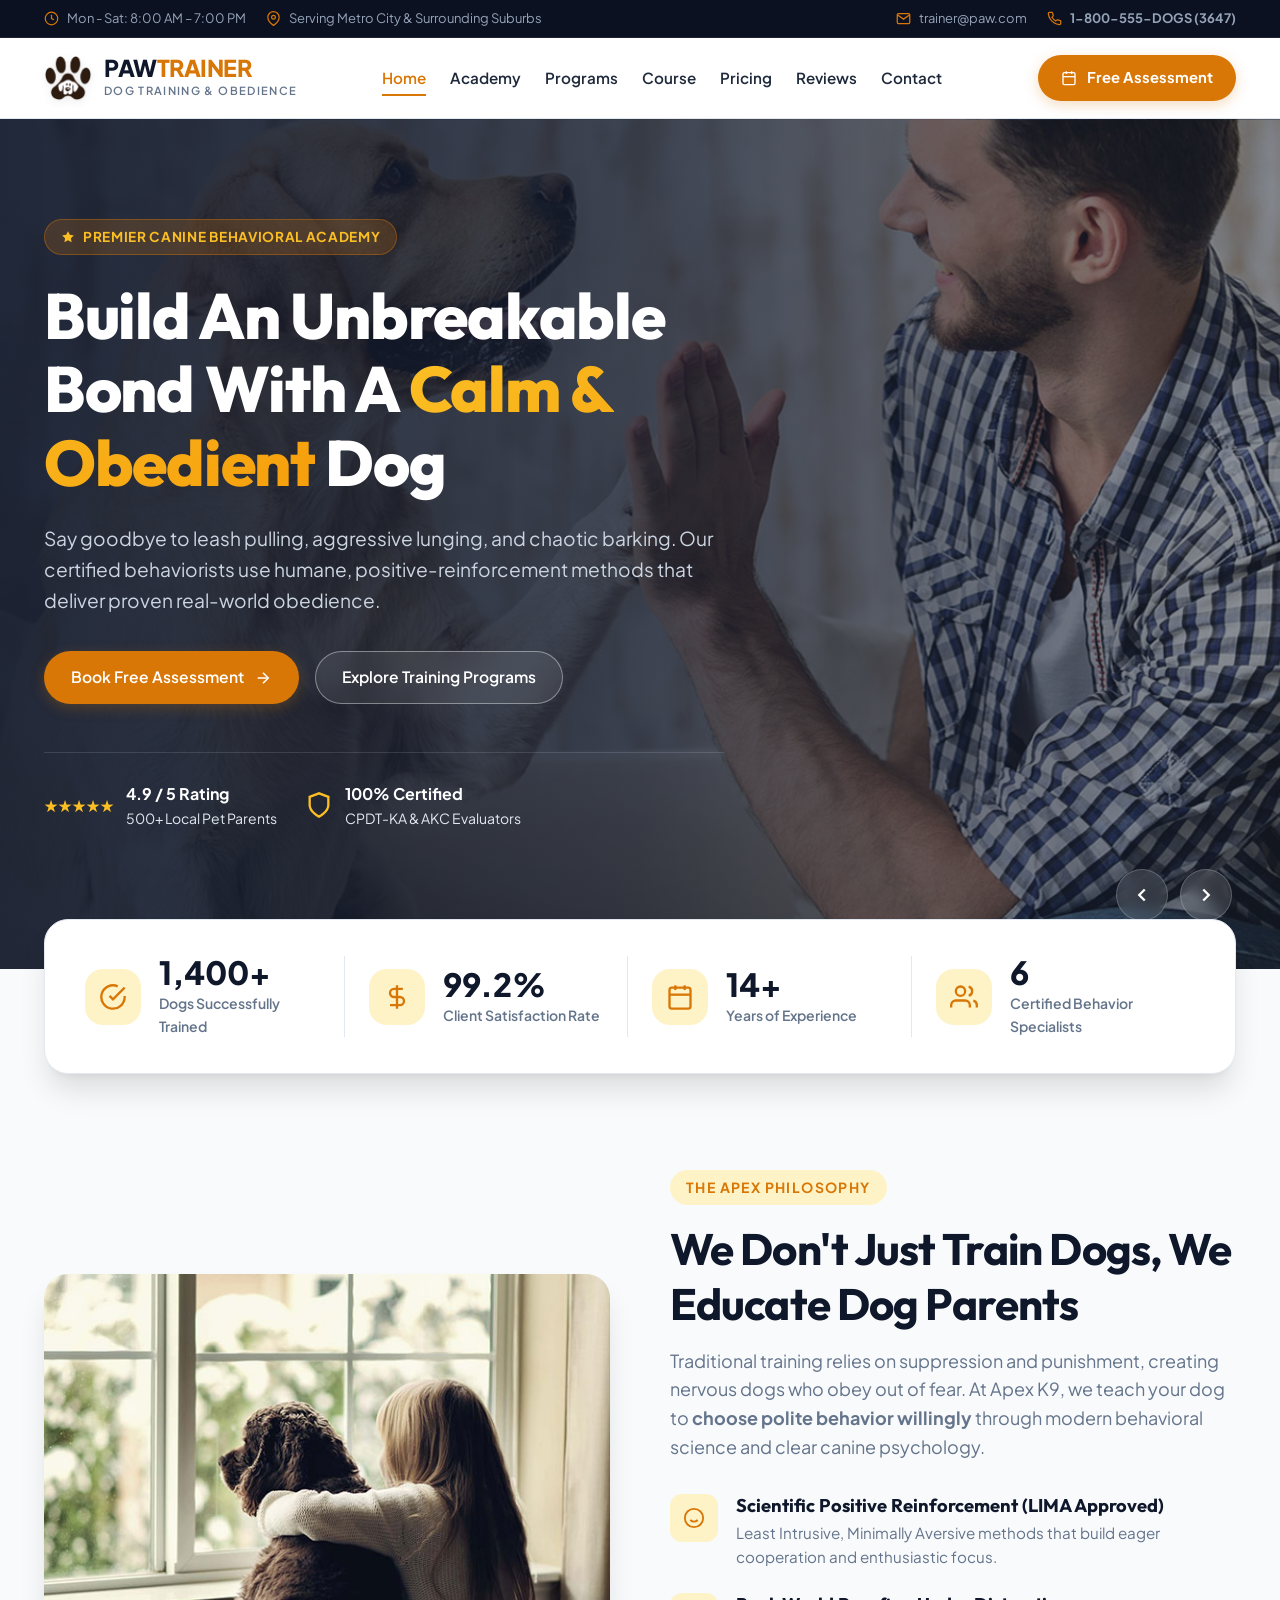
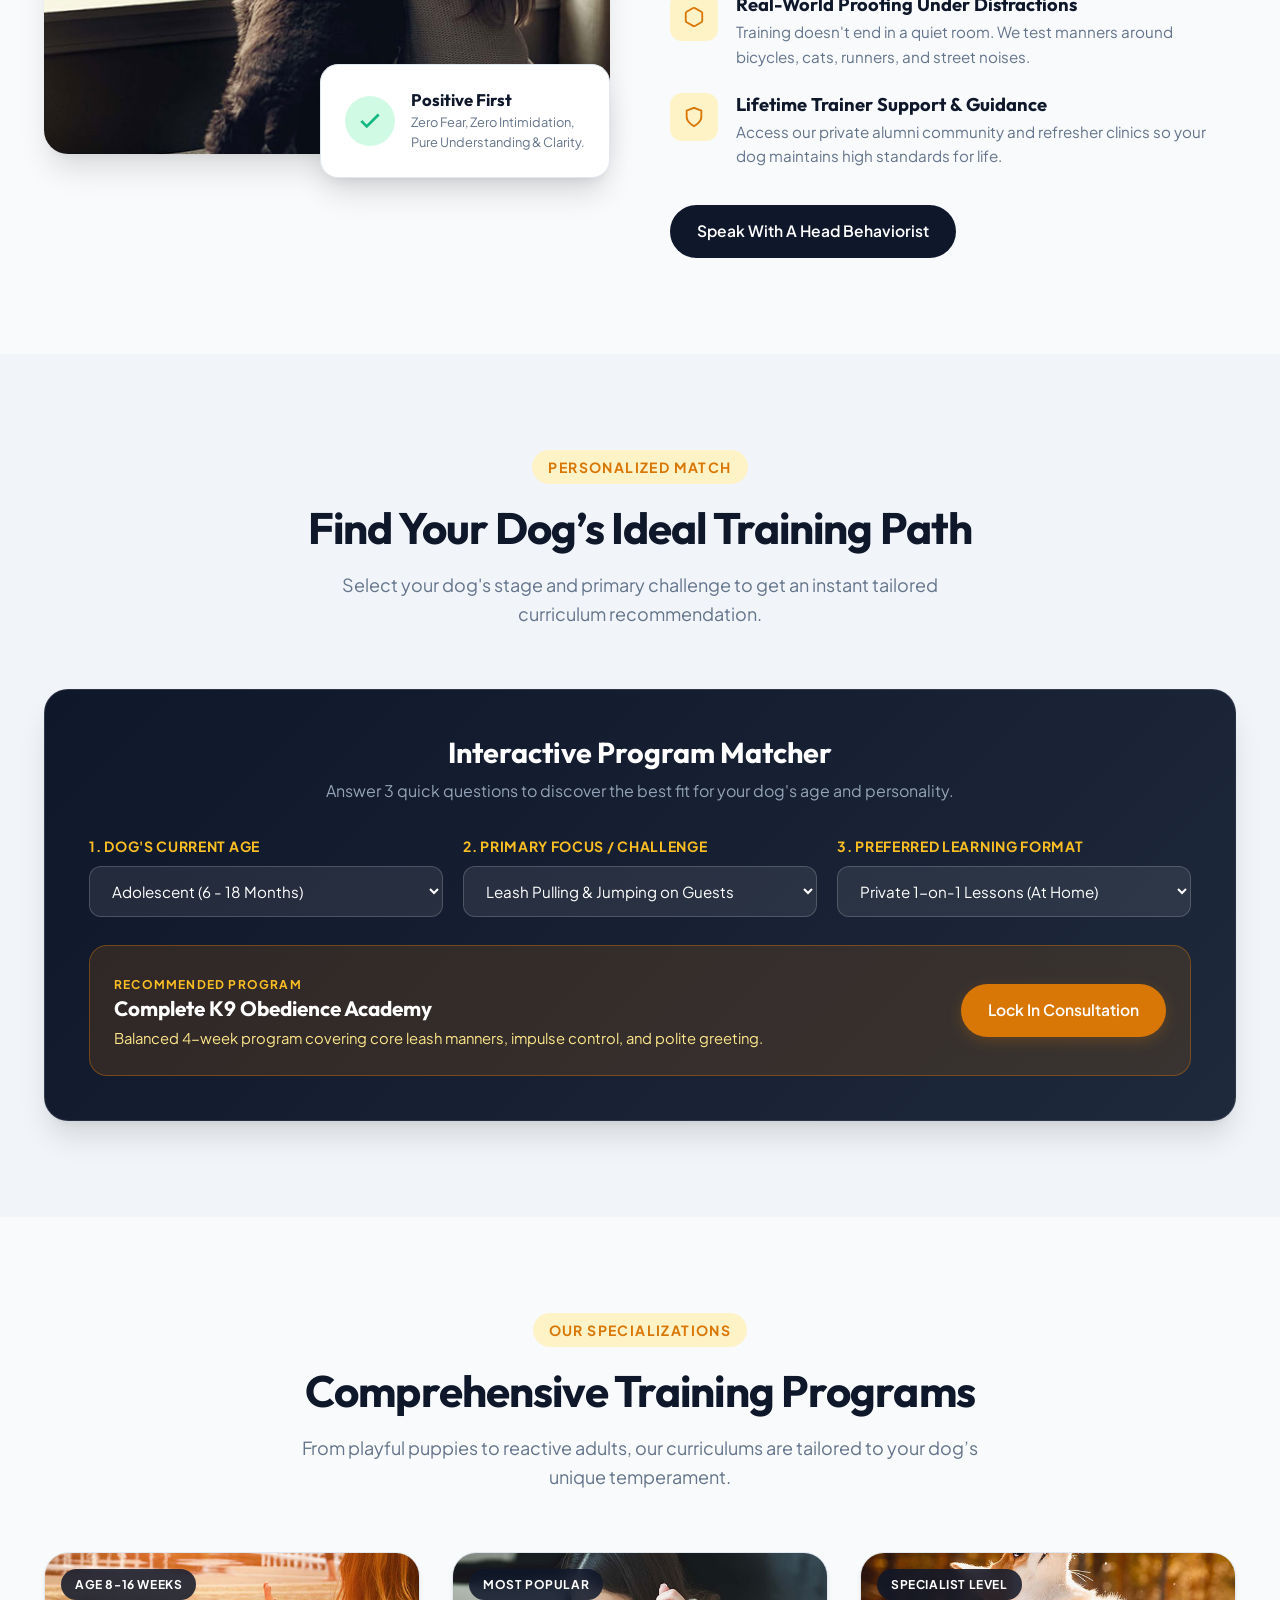
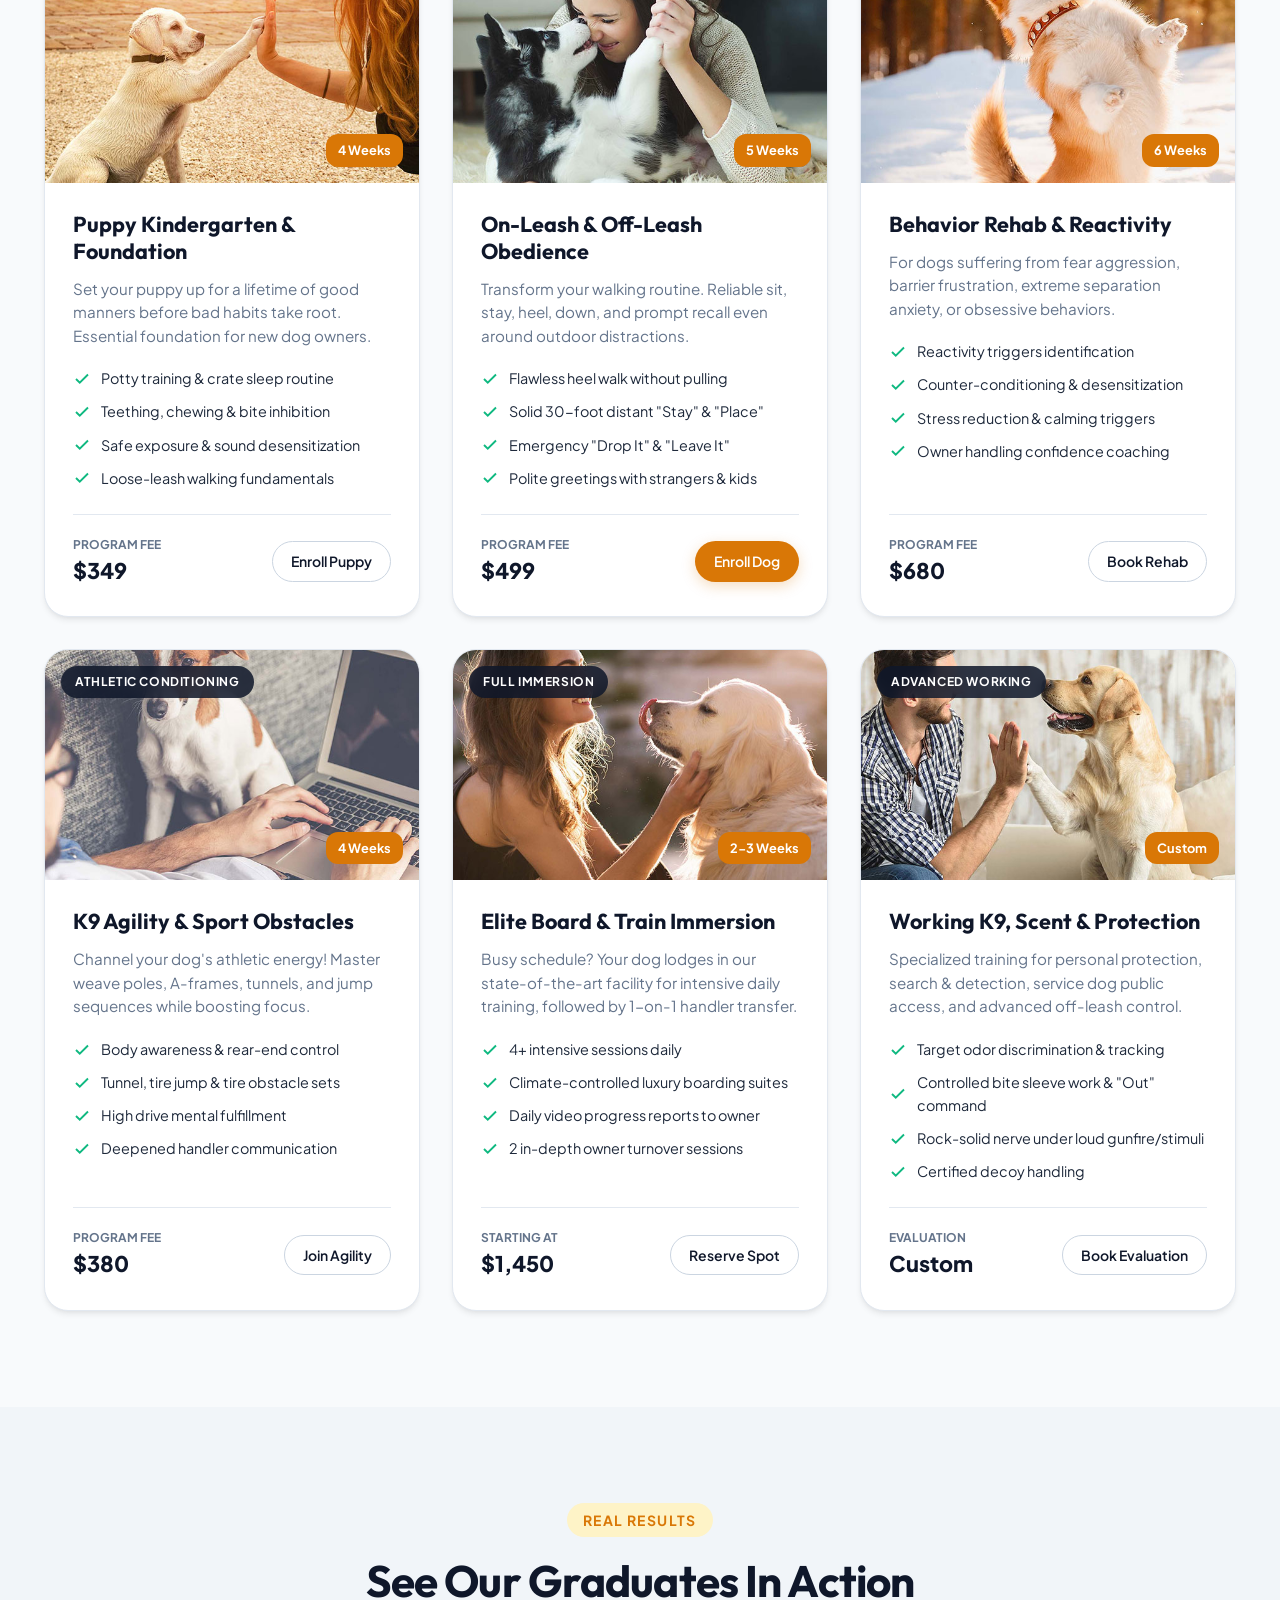
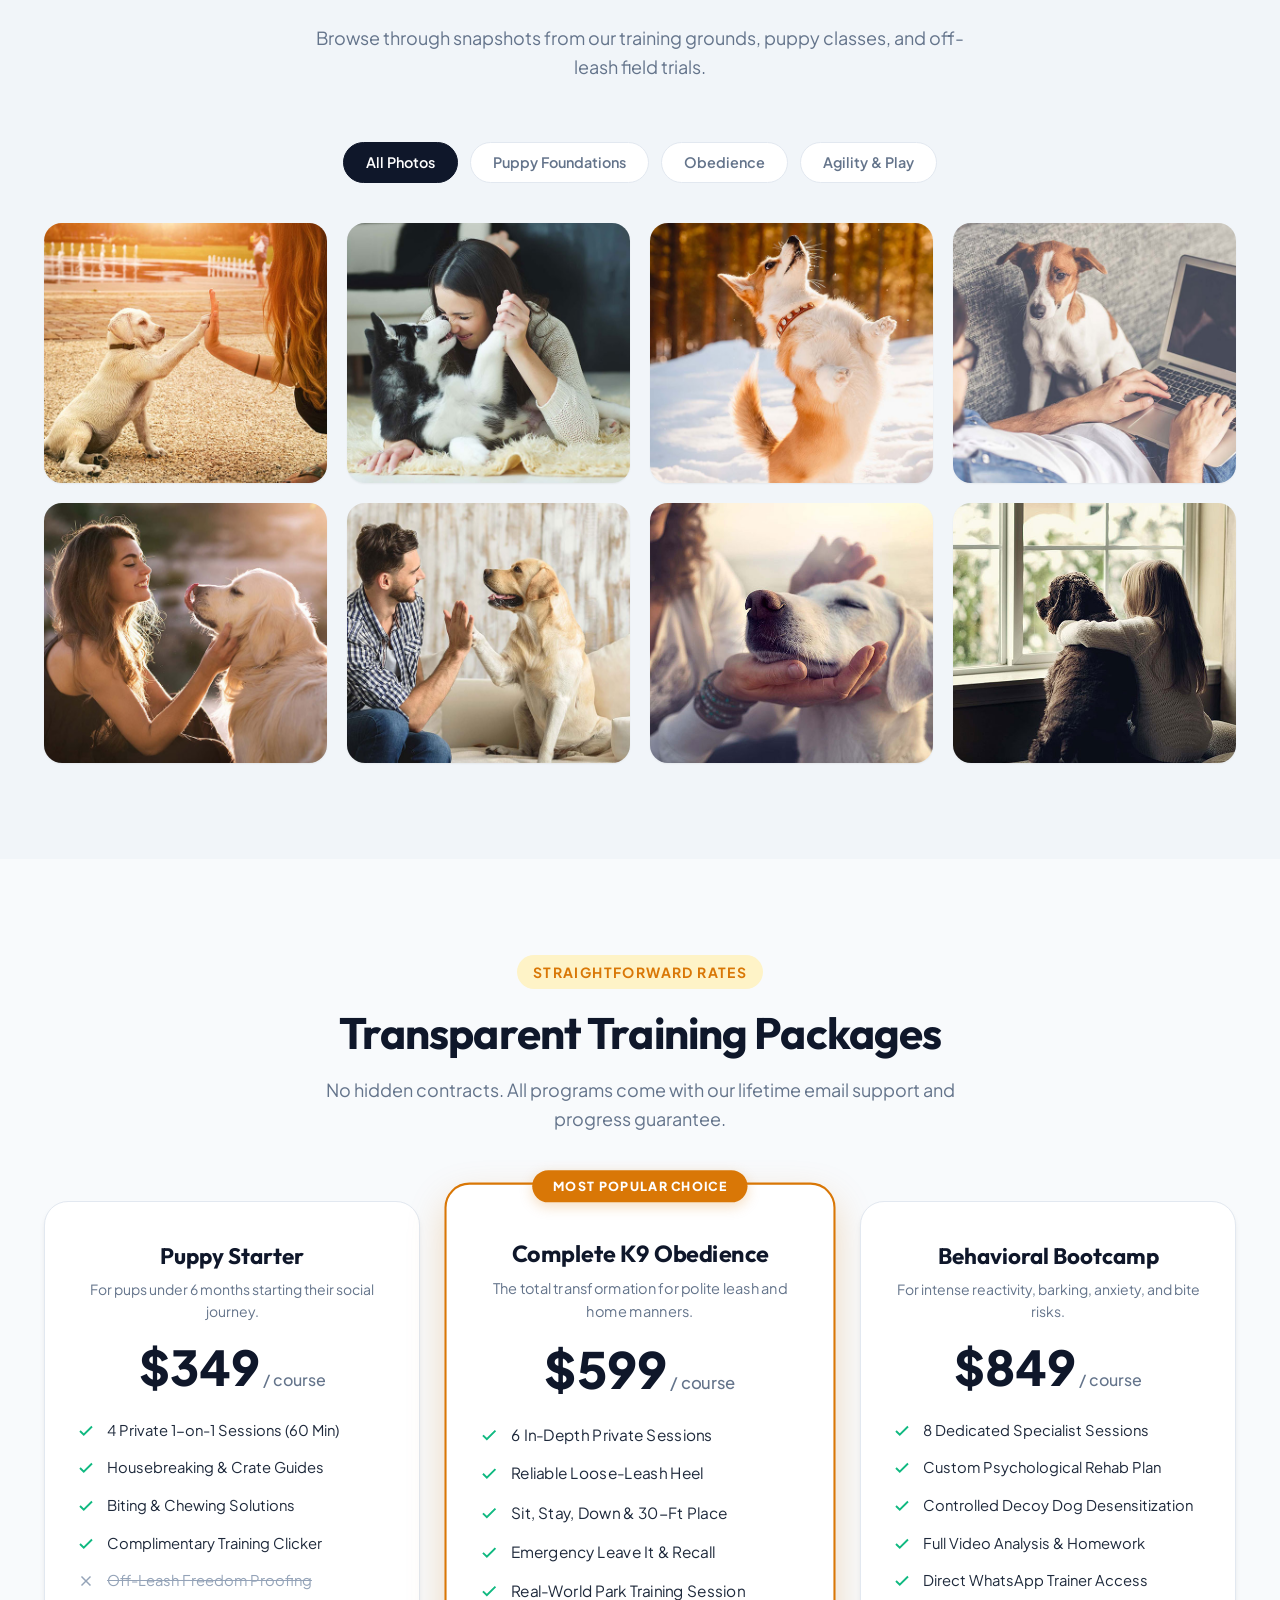
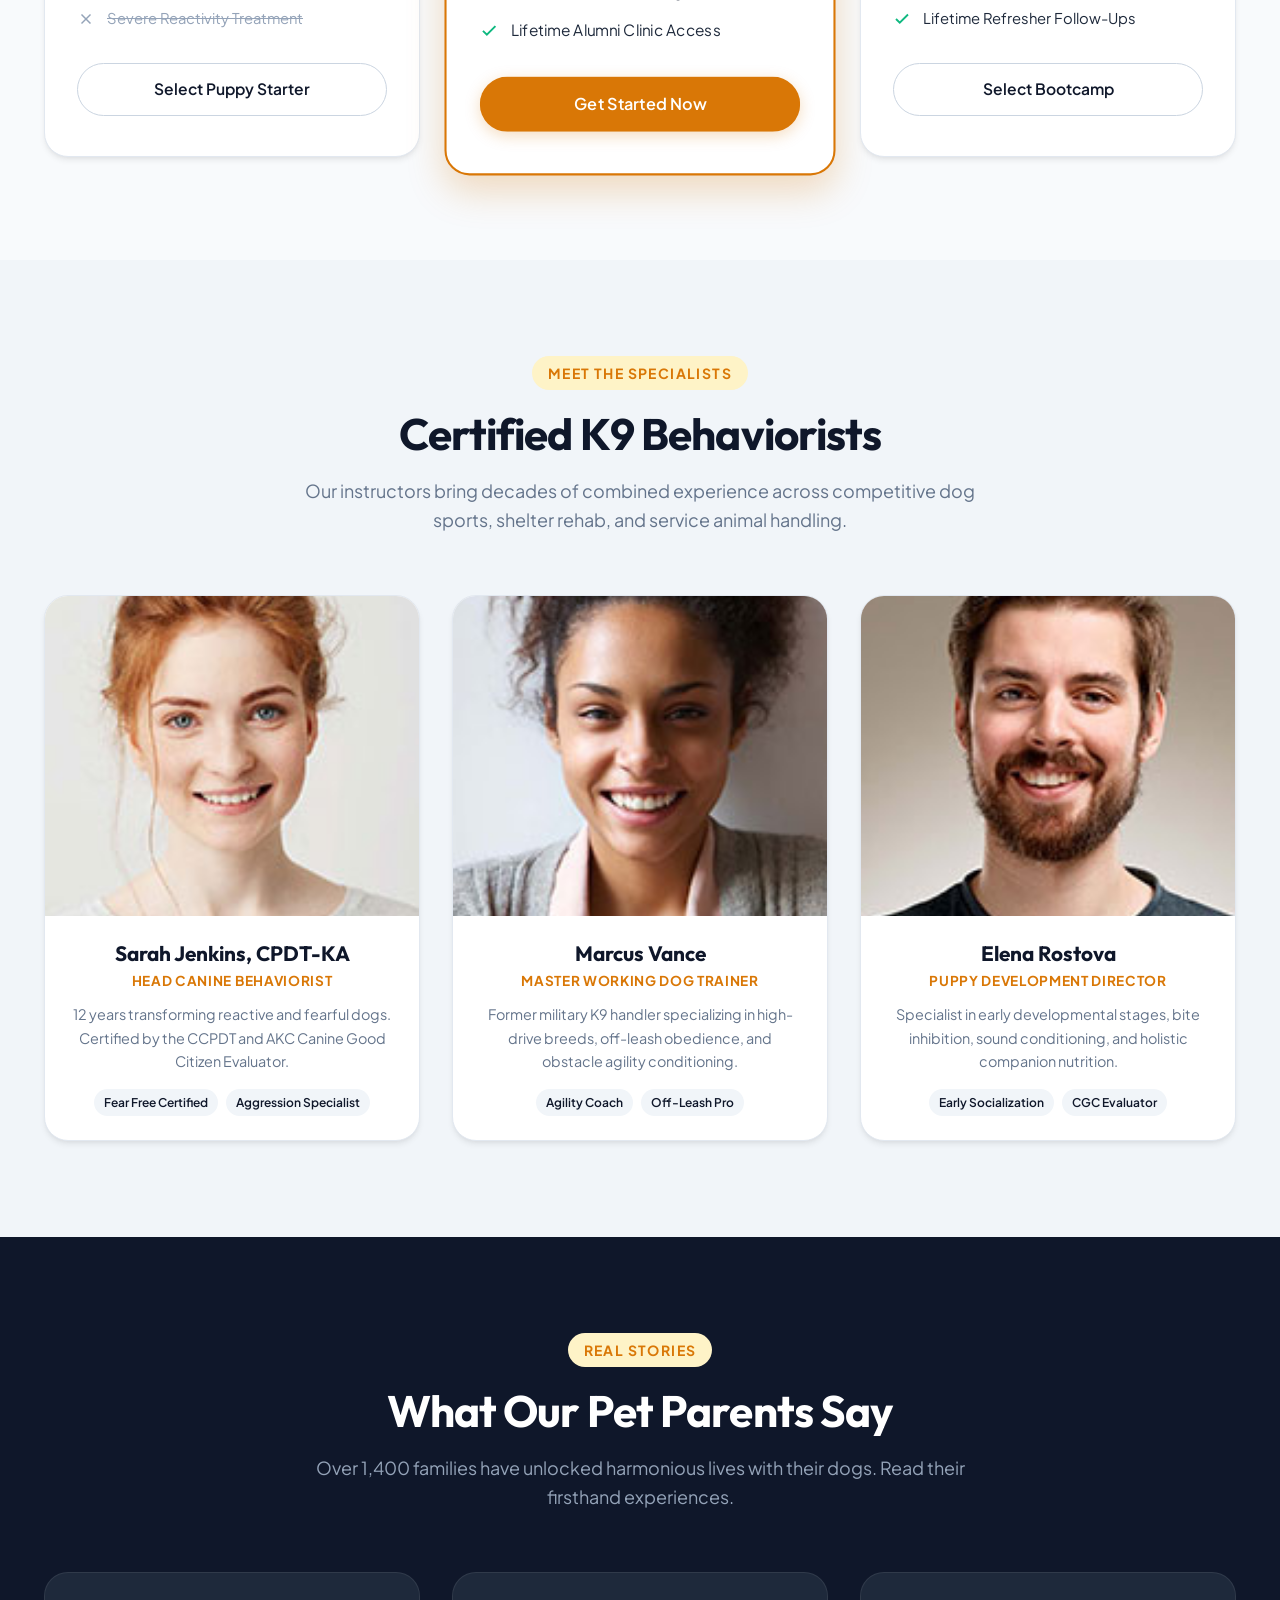
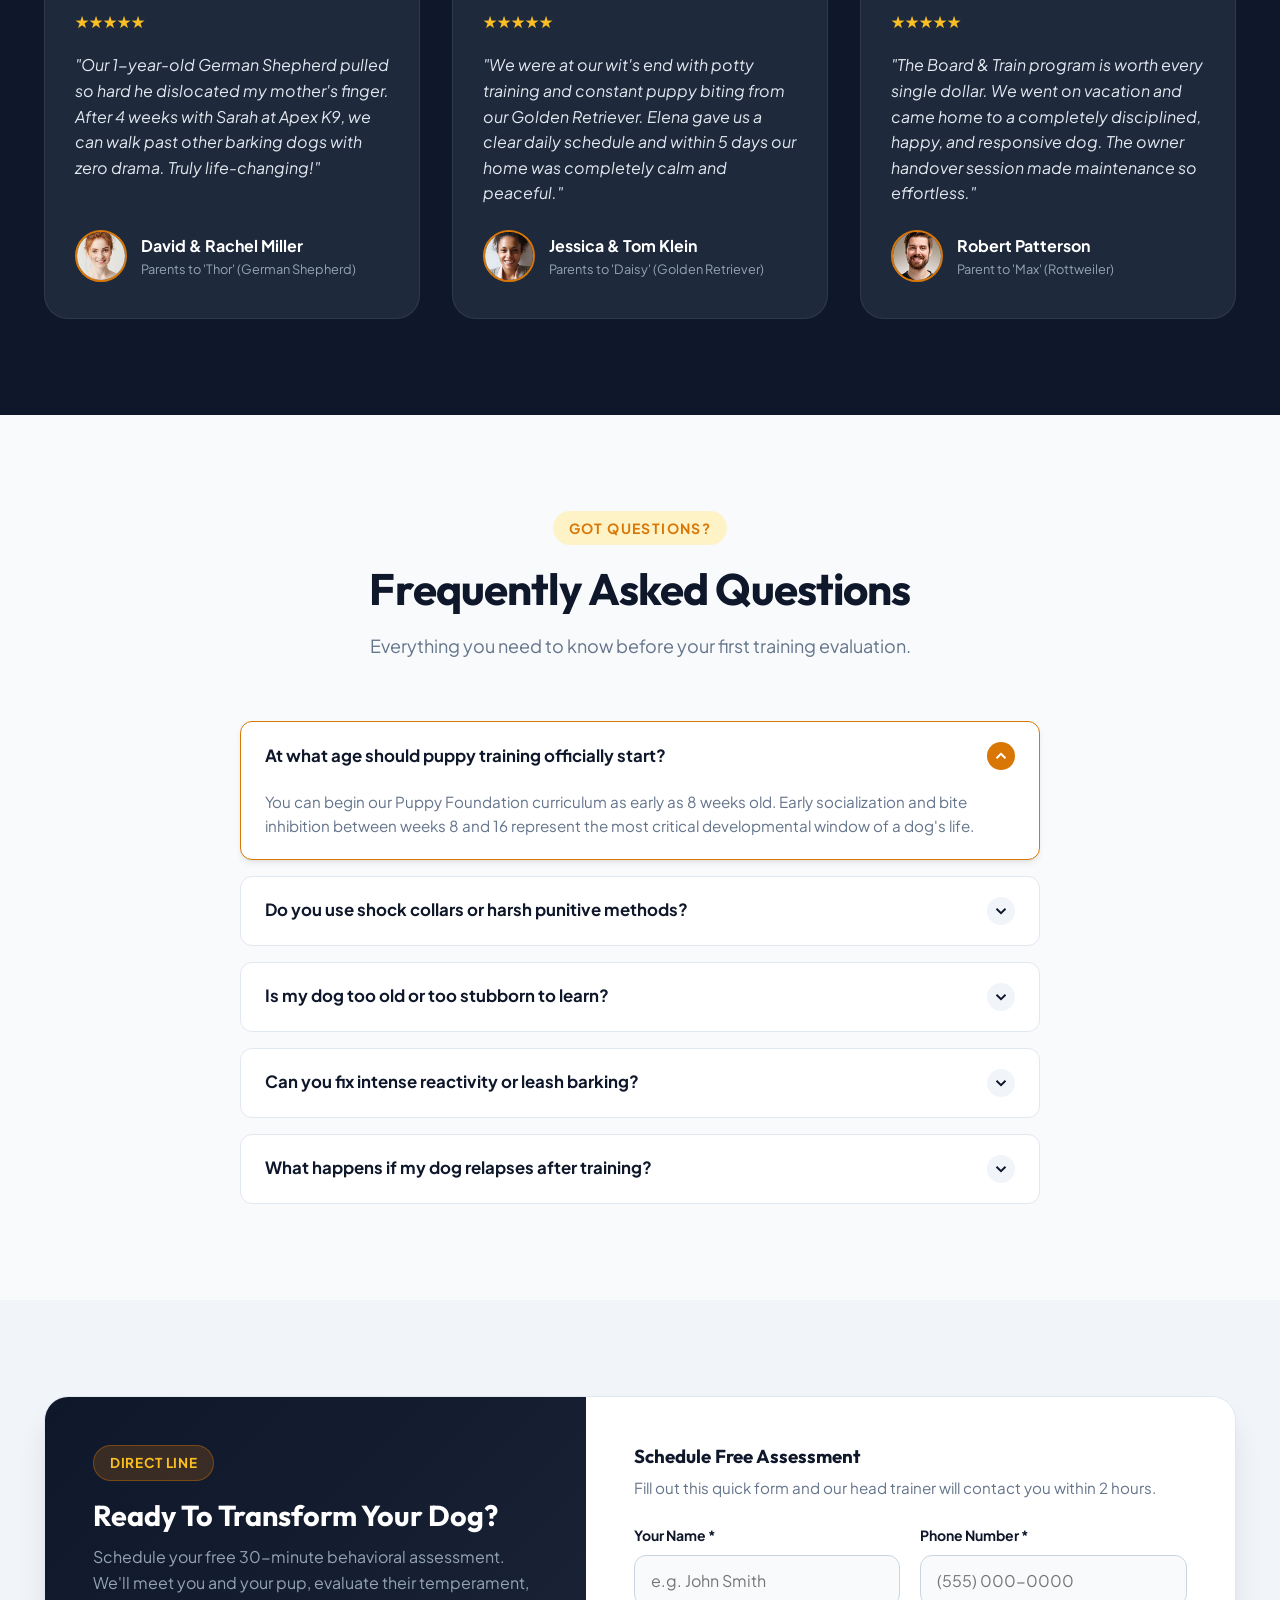
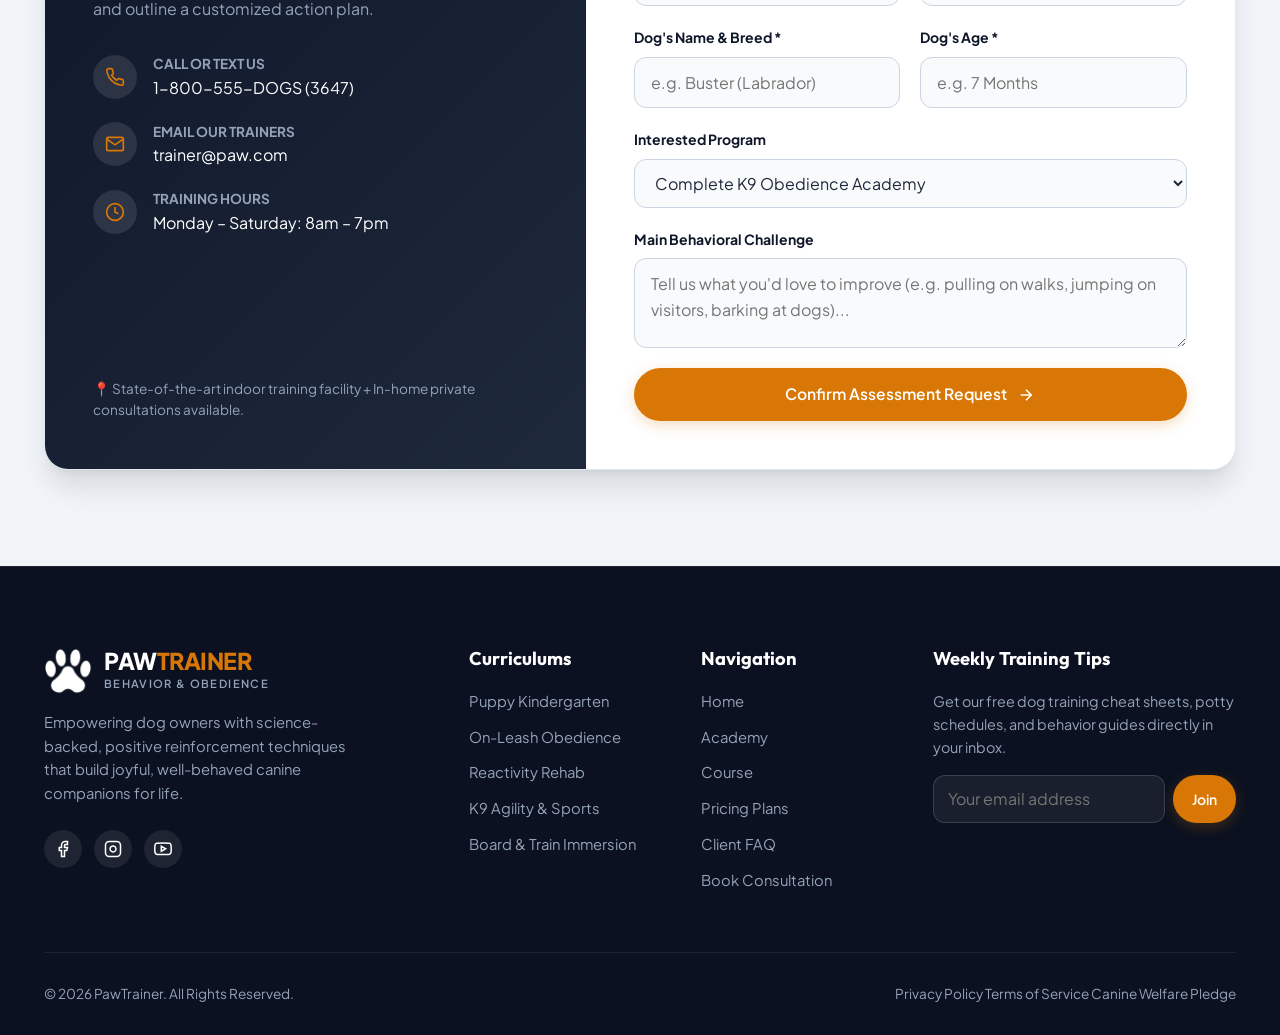
<file: index.html>
<!DOCTYPE html>
<html lang="en">

<head>
  <meta charset="UTF-8">
  <meta name="viewport" content="width=device-width, initial-scale=1.0">
  <title>PawTrainer | Professional Dog Behavior & Obedience Academy</title>
  <meta name="description"
    content="Transform your dog into a calm, confident, and well-behaved companion. Science-backed obedience training, puppy foundations, behavior modification, and board & train programs.">
  <meta name="keywords"
    content="dog training, puppy training, dog obedience, behavior modification, k9 academy, board and train, pet trainer">

  <!-- Google Fonts -->
  <link rel="preconnect" href="https://fonts.googleapis.com">
  <link rel="preconnect" href="https://fonts.gstatic.com" crossorigin>
  <link
    href="https://fonts.googleapis.com/css2?family=Outfit:wght@500;600;700;800&family=Plus+Jakarta+Sans:wght@400;500;600;700&display=swap"
    rel="stylesheet">

  <!-- Custom Modern Stylesheet -->
  <link rel="stylesheet" href="./assets/css/style.css">
</head>

<body>

  <!-- Top Alert / Contact Bar -->
  <aside class="top-bar" aria-label="Quick contact information">
    <div class="container">
      <div class="top-bar-left">
        <div class="top-info-item">
          <svg width="15" height="15" viewBox="0 0 24 24" fill="none" stroke="currentColor" stroke-width="2">
            <circle cx="12" cy="12" r="10" />
            <polyline points="12 6 12 12 16 14" />
          </svg>
          <span>Mon - Sat: 8:00 AM – 7:00 PM</span>
        </div>
        <div class="top-info-item">
          <svg width="15" height="15" viewBox="0 0 24 24" fill="none" stroke="currentColor" stroke-width="2">
            <path d="M21 10c0 7-9 13-9 13s-9-6-9-13a9 9 0 0 1 18 0z" />
            <circle cx="12" cy="10" r="3" />
          </svg>
          <span>Serving Metro City & Surrounding Suburbs</span>
        </div>
      </div>
      <div class="top-bar-right">
        <div class="top-info-item">
          <svg width="15" height="15" viewBox="0 0 24 24" fill="none" stroke="currentColor" stroke-width="2">
            <path d="M4 4h16c1.1 0 2 .9 2 2v12c0 1.1-.9 2-2 2H4c-1.1 0-2-.9-2-2V6c0-1.1.9-2 2-2z" />
            <polyline points="22,6 12,13 2,6" />
          </svg>
          <a href="mailto:trainer@paw.com">trainer@paw.com</a>
        </div>
        <div class="top-info-item">
          <svg width="15" height="15" viewBox="0 0 24 24" fill="none" stroke="currentColor" stroke-width="2">
            <path
              d="M22 16.92v3a2 2 0 0 1-2.18 2 19.79 19.79 0 0 1-8.63-3.07 19.5 19.5 0 0 1-6-6 19.79 19.79 0 0 1-3.07-8.67A2 2 0 0 1 4.11 2h3a2 2 0 0 1 2 1.72 12.84 12.84 0 0 0 .7 2.81 2 2 0 0 1-.45 2.11L8.09 9.91a16 16 0 0 0 6 6l1.27-1.27a2 2 0 0 1 2.11-.45 12.84 12.84 0 0 0 2.81.7A2 2 0 0 1 22 16.92z" />
          </svg>
          <a href="tel:18005553647"><strong>1-800-555-DOGS (3647)</strong></a>
        </div>
      </div>
    </div>
  </aside>

  <!-- Sticky Main Navigation Header -->
  <header class="site-header" id="site-header">
    <div class="container nav-container">
      <a href="#home" class="brand-logo" aria-label="PawTrainer Homepage">
        <img src="./assets/images/logo-paw.png" alt="PawTrainer Logo" class="brand-logo-img">
        <div class="brand-text">
          <span class="brand-title">PAW<span>TRAINER</span></span>
          <span class="brand-tagline">Dog Training & Obedience</span>
        </div>
      </a>

      <!-- Desktop & Mobile Navigation Menu -->
      <nav class="nav-menu" id="nav-menu">
        <a href="#home" class="nav-link active">Home</a>
        <a href="#about" class="nav-link">Academy</a>
        <a href="#programs" class="nav-link">Programs</a>
        <a href="#calculator" class="nav-link">Course</a>
        <a href="#pricing" class="nav-link">Pricing</a>
        <a href="#testimonials" class="nav-link">Reviews</a>
        <a href="#contact" class="nav-link">Contact</a>
        <div class="nav-menu-cta">
          <button type="button" class="btn btn-primary" data-open-modal data-program="General Assessment"
            id="nav-drawer-book-btn">
            <svg width="16" height="16" viewBox="0 0 24 24" fill="none" stroke="currentColor" stroke-width="2">
              <rect x="3" y="4" width="18" height="18" rx="2" ry="2" />
              <line x1="16" y1="2" x2="16" y2="6" />
              <line x1="8" y1="2" x2="8" y2="6" />
              <line x1="3" y1="10" x2="21" y2="10" />
            </svg>
            Book Free Assessment
          </button>
        </div>
      </nav>

      <div class="nav-actions">
        <button type="button" class="btn btn-primary btn-sm" data-open-modal data-program="General Assessment"
          id="nav-book-btn">
          <svg width="16" height="16" viewBox="0 0 24 24" fill="none" stroke="currentColor" stroke-width="2">
            <rect x="3" y="4" width="18" height="18" rx="2" ry="2" />
            <line x1="16" y1="2" x2="16" y2="6" />
            <line x1="8" y1="2" x2="8" y2="6" />
            <line x1="3" y1="10" x2="21" y2="10" />
          </svg>
          Free Assessment
        </button>
        <button type="button" class="mobile-toggle" aria-label="Toggle navigation menu" aria-expanded="false"
          id="mobile-toggle">
          <svg class="hamburger-icon" width="26" height="26" viewBox="0 0 24 24" fill="none" stroke="currentColor" stroke-width="2" stroke-linecap="round">
            <line x1="3" y1="12" x2="21" y2="12" />
            <line x1="3" y1="6" x2="21" y2="6" />
            <line x1="3" y1="18" x2="21" y2="18" />
          </svg>
          <svg class="close-icon" width="26" height="26" viewBox="0 0 24 24" fill="none" stroke="currentColor" stroke-width="2" stroke-linecap="round">
            <line x1="18" y1="6" x2="6" y2="18" />
            <line x1="6" y1="6" x2="18" y2="18" />
          </svg>
        </button>
      </div>
    </div>
  </header>
  <div class="nav-backdrop" id="nav-backdrop" aria-hidden="true"></div>

  <main>
    <!-- =========================================================================
         Hero Slider Section
         ========================================================================= -->
    <section class="hero-section" id="home">
      <div class="hero-slider-wrapper">
        <!-- Slide 1 -->
        <div class="hero-slide active">
          <div class="hero-slide-bg" style="background-image: url('./assets/images/slide01.jpg');"></div>
          <div class="hero-overlay"></div>
        </div>
        <!-- Slide 2 -->
        <div class="hero-slide">
          <div class="hero-slide-bg" style="background-image: url('./assets/images/slide02.jpg');"></div>
          <div class="hero-overlay"></div>
        </div>
        <!-- Slide 3 -->
        <div class="hero-slide">
          <div class="hero-slide-bg" style="background-image: url('./assets/images/slide03.jpg');"></div>
          <div class="hero-overlay"></div>
        </div>
      </div>

      <div class="container hero-container">
        <div class="hero-content">
          <div class="hero-pill">
            <svg width="14" height="14" viewBox="0 0 24 24" fill="currentColor">
              <path d="M12 2l3.09 6.26L22 9.27l-5 4.87 1.18 6.88L12 17.77l-6.18 3.25L7 14.14 2 9.27l6.91-1.01L12 2z" />
            </svg>
            Premier Canine Behavioral Academy
          </div>
          <h1 class="hero-title">
            Build An Unbreakable Bond With A <span>Calm & Obedient</span> Dog
          </h1>
          <p class="hero-subtitle">
            Say goodbye to leash pulling, aggressive lunging, and chaotic barking. Our certified behaviorists use humane,
            positive-reinforcement methods that deliver proven real-world obedience.
          </p>

          <div class="hero-cta-group">
            <button type="button" class="btn btn-primary" data-open-modal data-program="Free Consultation"
              id="hero-consult-btn">
              Book Free Assessment
              <svg width="18" height="18" viewBox="0 0 24 24" fill="none" stroke="currentColor" stroke-width="2">
                <line x1="5" y1="12" x2="19" y2="12" />
                <polyline points="12 5 19 12 12 19" />
              </svg>
            </button>
            <a href="#programs" class="btn btn-outline" id="hero-programs-btn">
              Explore Training Programs
            </a>
          </div>

          <div class="hero-trust-bar">
            <div class="hero-trust-item">
              <div class="hero-trust-stars">
                ★★★★★
              </div>
              <div class="hero-trust-text">
                <strong>4.9 / 5 Rating</strong>
                <span>500+ Local Pet Parents</span>
              </div>
            </div>
            <div class="hero-trust-item">
              <svg width="28" height="28" viewBox="0 0 24 24" fill="none" stroke="#fbbf24" stroke-width="2">
                <path d="M12 22s8-4 8-10V5l-8-3-8 3v7c0 6 8 10 8 10z" />
              </svg>
              <div class="hero-trust-text">
                <strong>100% Certified</strong>
                <span>CPDT-KA & AKC Evaluators</span>
              </div>
            </div>
          </div>
        </div>
      </div>

      <!-- Slider Arrows -->
      <div class="slider-arrows">
        <button type="button" class="slider-arrow-btn slider-prev" aria-label="Previous slide" id="slider-prev-btn">
          <svg width="22" height="22" viewBox="0 0 24 24" fill="none" stroke="currentColor" stroke-width="2.5">
            <polyline points="15 18 9 12 15 6" />
          </svg>
        </button>
        <button type="button" class="slider-arrow-btn slider-next" aria-label="Next slide" id="slider-next-btn">
          <svg width="22" height="22" viewBox="0 0 24 24" fill="none" stroke="currentColor" stroke-width="2.5">
            <polyline points="9 18 15 12 9 6" />
          </svg>
        </button>
      </div>

      <!-- Slider Dot Indicators -->
      <div class="slider-indicators">
        <div class="slider-dot active" data-slide="0"></div>
        <div class="slider-dot" data-slide="1"></div>
        <div class="slider-dot" data-slide="2"></div>
      </div>
    </section>

    <!-- =========================================================================
         Stats Ribbon
         ========================================================================= -->
    <div class="stats-ribbon">
      <div class="container">
        <div class="stats-container">
          <div class="stat-box">
            <div class="stat-icon">
              <svg width="28" height="28" viewBox="0 0 24 24" fill="none" stroke="currentColor" stroke-width="2">
                <path d="M22 11.08V12a10 10 0 1 1-5.93-9.14" />
                <polyline points="22 4 12 14.01 9 11.01" />
              </svg>
            </div>
            <div>
              <div class="stat-number">1,400+</div>
              <div class="stat-label">Dogs Successfully Trained</div>
            </div>
          </div>

          <div class="stat-box">
            <div class="stat-icon">
              <svg width="28" height="28" viewBox="0 0 24 24" fill="none" stroke="currentColor" stroke-width="2">
                <path d="M12 2v20M17 5H9.5a3.5 3.5 0 0 0 0 7h5a3.5 3.5 0 0 1 0 7H6" />
              </svg>
            </div>
            <div>
              <div class="stat-number">99.2%</div>
              <div class="stat-label">Client Satisfaction Rate</div>
            </div>
          </div>

          <div class="stat-box">
            <div class="stat-icon">
              <svg width="28" height="28" viewBox="0 0 24 24" fill="none" stroke="currentColor" stroke-width="2">
                <rect x="3" y="4" width="18" height="18" rx="2" ry="2" />
                <line x1="16" y1="2" x2="16" y2="6" />
                <line x1="8" y1="2" x2="8" y2="6" />
                <line x1="3" y1="10" x2="21" y2="10" />
              </svg>
            </div>
            <div>
              <div class="stat-number">14+</div>
              <div class="stat-label">Years of Experience</div>
            </div>
          </div>

          <div class="stat-box">
            <div class="stat-icon">
              <svg width="28" height="28" viewBox="0 0 24 24" fill="none" stroke="currentColor" stroke-width="2">
                <path d="M17 21v-2a4 4 0 0 0-4-4H5a4 4 0 0 0-4 4v2" />
                <circle cx="9" cy="7" r="4" />
                <path d="M23 21v-2a4 4 0 0 0-3-3.87" />
                <path d="M16 3.13a4 4 0 0 1 0 7.75" />
              </svg>
            </div>
            <div>
              <div class="stat-number">6</div>
              <div class="stat-label">Certified Behavior Specialists</div>
            </div>
          </div>
        </div>
      </div>
    </div>

    <!-- =========================================================================
         About & Methodology Section
         ========================================================================= -->
    <section class="section" id="about">
      <div class="container">
        <div class="method-grid">
          <div class="method-media">
            <img src="./assets/images/18.jpg" alt="Master trainer guiding German Shepherd" class="method-main-img">
            <div class="method-card-floating">
              <div class="method-float-icon">
                <svg width="26" height="26" viewBox="0 0 24 24" fill="none" stroke="currentColor" stroke-width="2.5">
                  <polyline points="20 6 9 17 4 12" />
                </svg>
              </div>
              <div class="method-float-text">
                <h4>Positive First</h4>
                <p>Zero Fear, Zero Intimidation, Pure Understanding & Clarity.</p>
              </div>
            </div>
          </div>

          <div class="method-content">
            <span class="section-subtitle">The Apex Philosophy</span>
            <h2 class="section-title">We Don't Just Train Dogs, We Educate Dog Parents</h2>
            <p class="section-desc">
              Traditional training relies on suppression and punishment, creating nervous dogs who obey out of fear. At
              Apex K9, we teach your dog to <strong>choose polite behavior willingly</strong> through modern behavioral
              science and clear canine psychology.
            </p>

            <div class="method-features-list">
              <div class="method-item">
                <div class="method-icon-wrap">
                  <svg width="22" height="22" viewBox="0 0 24 24" fill="none" stroke="currentColor" stroke-width="2">
                    <circle cx="12" cy="12" r="10" />
                    <path d="M8 14s1.5 2 4 2 4-2 4-2" />
                    <line x1="9" y1="9" x2="9.01" y2="9" />
                    <line x1="15" y1="9" x2="15.01" y2="9" />
                  </svg>
                </div>
                <div class="method-text">
                  <h4>Scientific Positive Reinforcement (LIMA Approved)</h4>
                  <p>Least Intrusive, Minimally Aversive methods that build eager cooperation and enthusiastic focus.
                  </p>
                </div>
              </div>

              <div class="method-item">
                <div class="method-icon-wrap">
                  <svg width="22" height="22" viewBox="0 0 24 24" fill="none" stroke="currentColor" stroke-width="2">
                    <path
                      d="M21 16V8a2 2 0 0 0-1-1.73l-7-4a2 2 0 0 0-2 0l-7 4A2 2 0 0 0 3 8v8a2 2 0 0 0 1 1.73l7 4a2 2 0 0 0 2 0l7-4A2 2 0 0 0 21 16z" />
                  </svg>
                </div>
                <div class="method-text">
                  <h4>Real-World Proofing Under Distractions</h4>
                  <p>Training doesn't end in a quiet room. We test manners around bicycles, cats, runners, and street
                    noises.</p>
                </div>
              </div>

              <div class="method-item">
                <div class="method-icon-wrap">
                  <svg width="22" height="22" viewBox="0 0 24 24" fill="none" stroke="currentColor" stroke-width="2">
                    <path d="M12 22s8-4 8-10V5l-8-3-8 3v7c0 6 8 10 8 10z" />
                  </svg>
                </div>
                <div class="method-text">
                  <h4>Lifetime Trainer Support & Guidance</h4>
                  <p>Access our private alumni community and refresher clinics so your dog maintains high standards for
                    life.</p>
                </div>
              </div>
            </div>

            <div style="margin-top: 36px;">
              <button type="button" class="btn btn-secondary" data-open-modal data-program="General Inquiry"
                id="about-learn-btn">
                Speak With A Head Behaviorist
              </button>
            </div>
          </div>
        </div>
      </div>
    </section>

    <!-- =========================================================================
         Interactive Course Finder / Assessment Quiz
         ========================================================================= -->
    <section class="section section-alt" id="calculator">
      <div class="container">
        <div class="section-header">
          <span class="section-subtitle">Personalized Match</span>
          <h2 class="section-title">Find Your Dog’s Ideal Training Path</h2>
          <p class="section-desc">Select your dog's stage and primary challenge to get an instant tailored curriculum
            recommendation.</p>
        </div>

        <div class="quiz-widget">
          <div class="quiz-header">
            <h3>Interactive Program Matcher</h3>
            <p>Answer 3 quick questions to discover the best fit for your dog's age and personality.</p>
          </div>

          <div class="quiz-steps">
            <div class="quiz-field">
              <label for="quiz-age" class="quiz-label">1. Dog's Current Age</label>
              <select id="quiz-age" class="quiz-select">
                <option value="puppy">Puppy (8 Weeks - 5 Months)</option>
                <option value="adolescent" selected>Adolescent (6 - 18 Months)</option>
                <option value="adult">Adult Dog (1.5 - 7 Years)</option>
                <option value="senior">Senior Companion (7+ Years)</option>
              </select>
            </div>

            <div class="quiz-field">
              <label for="quiz-issue" class="quiz-label">2. Primary Focus / Challenge</label>
              <select id="quiz-issue" class="quiz-select">
                <option value="pulling" selected>Leash Pulling & Jumping on Guests</option>
                <option value="housebreaking">Potty Training & Crate Crying</option>
                <option value="aggression">Reactivity to Other Dogs / Fear Biting</option>
                <option value="recall">Ignoring Recall / Running Off</option>
                <option value="agility">High Energy / Athletic Agility Work</option>
              </select>
            </div>

            <div class="quiz-field">
              <label for="quiz-format" class="quiz-label">3. Preferred Learning Format</label>
              <select id="quiz-format" class="quiz-select">
                <option value="private" selected>Private 1-on-1 Lessons (At Home)</option>
                <option value="board_train">Full Immersion (Board & Train)</option>
                <option value="group">Small Group Academy Class</option>
              </select>
            </div>
          </div>

          <div class="quiz-result-card">
            <div class="quiz-result-info">
              <span
                style="font-size: 0.75rem; text-transform: uppercase; letter-spacing: 0.1em; color: #fbbf24; font-weight: 700;">Recommended
                Program</span>
              <h4 id="quiz-result-title">Complete K9 Obedience Academy</h4>
              <p id="quiz-result-desc">Balanced 4-week program covering core leash manners, impulse control, and polite
                greeting.</p>
            </div>
            <div>
              <button type="button" class="btn btn-primary" id="quiz-book-btn" data-target-program="Complete Obedience">
                Lock In Consultation
              </button>
            </div>
          </div>
        </div>
      </div>
    </section>

    <!-- =========================================================================
         Training Programs & Services Cards
         ========================================================================= -->
    <section class="section" id="programs">
      <div class="container">
        <div class="section-header">
          <span class="section-subtitle">Our Specializations</span>
          <h2 class="section-title">Comprehensive Training Programs</h2>
          <p class="section-desc">From playful puppies to reactive adults, our curriculums are tailored to your dog’s
            unique temperament.</p>
        </div>

        <div class="programs-grid">
          <!-- Program 1 -->
          <article class="program-card">
            <div class="program-img-box">
              <img src="./assets/images/01(1).jpg" alt="Puppy training session">
              <span class="program-badge">Age 8-16 Weeks</span>
              <span class="program-duration">4 Weeks</span>
            </div>
            <div class="program-body">
              <h3 class="program-title">Puppy Kindergarten & Foundation</h3>
              <p class="program-desc">Set your puppy up for a lifetime of good manners before bad habits take root.
                Essential foundation for new dog owners.</p>
              <ul class="program-features">
                <li class="program-feature-item">
                  <svg width="18" height="18" viewBox="0 0 24 24" fill="none" stroke="currentColor" stroke-width="2.5">
                    <polyline points="20 6 9 17 4 12" />
                  </svg>
                  Potty training & crate sleep routine
                </li>
                <li class="program-feature-item">
                  <svg width="18" height="18" viewBox="0 0 24 24" fill="none" stroke="currentColor" stroke-width="2.5">
                    <polyline points="20 6 9 17 4 12" />
                  </svg>
                  Teething, chewing & bite inhibition
                </li>
                <li class="program-feature-item">
                  <svg width="18" height="18" viewBox="0 0 24 24" fill="none" stroke="currentColor" stroke-width="2.5">
                    <polyline points="20 6 9 17 4 12" />
                  </svg>
                  Safe exposure & sound desensitization
                </li>
                <li class="program-feature-item">
                  <svg width="18" height="18" viewBox="0 0 24 24" fill="none" stroke="currentColor" stroke-width="2.5">
                    <polyline points="20 6 9 17 4 12" />
                  </svg>
                  Loose-leash walking fundamentals
                </li>
              </ul>
              <div class="program-footer">
                <div class="program-price">
                  <span class="program-price-label">Program Fee</span>
                  <span class="program-price-amount">$349</span>
                </div>
                <button type="button" class="btn btn-outline-dark btn-sm" data-open-modal
                  data-program="Puppy Foundation">
                  Enroll Puppy
                </button>
              </div>
            </div>
          </article>

          <!-- Program 2 -->
          <article class="program-card">
            <div class="program-img-box">
              <img src="./assets/images/02(1).jpg" alt="Dog obedience training on leash">
              <span class="program-badge">Most Popular</span>
              <span class="program-duration">5 Weeks</span>
            </div>
            <div class="program-body">
              <h3 class="program-title">On-Leash & Off-Leash Obedience</h3>
              <p class="program-desc">Transform your walking routine. Reliable sit, stay, heel, down, and prompt recall
                even around outdoor distractions.</p>
              <ul class="program-features">
                <li class="program-feature-item">
                  <svg width="18" height="18" viewBox="0 0 24 24" fill="none" stroke="currentColor" stroke-width="2.5">
                    <polyline points="20 6 9 17 4 12" />
                  </svg>
                  Flawless heel walk without pulling
                </li>
                <li class="program-feature-item">
                  <svg width="18" height="18" viewBox="0 0 24 24" fill="none" stroke="currentColor" stroke-width="2.5">
                    <polyline points="20 6 9 17 4 12" />
                  </svg>
                  Solid 30-foot distant "Stay" & "Place"
                </li>
                <li class="program-feature-item">
                  <svg width="18" height="18" viewBox="0 0 24 24" fill="none" stroke="currentColor" stroke-width="2.5">
                    <polyline points="20 6 9 17 4 12" />
                  </svg>
                  Emergency "Drop It" & "Leave It"
                </li>
                <li class="program-feature-item">
                  <svg width="18" height="18" viewBox="0 0 24 24" fill="none" stroke="currentColor" stroke-width="2.5">
                    <polyline points="20 6 9 17 4 12" />
                  </svg>
                  Polite greetings with strangers & kids
                </li>
              </ul>
              <div class="program-footer">
                <div class="program-price">
                  <span class="program-price-label">Program Fee</span>
                  <span class="program-price-amount">$499</span>
                </div>
                <button type="button" class="btn btn-primary btn-sm" data-open-modal data-program="Obedience Academy">
                  Enroll Dog
                </button>
              </div>
            </div>
          </article>

          <!-- Program 3 -->
          <article class="program-card">
            <div class="program-img-box">
              <img src="./assets/images/03(1).jpg" alt="Behavior modification specialist working with German Shepherd">
              <span class="program-badge">Specialist Level</span>
              <span class="program-duration">6 Weeks</span>
            </div>
            <div class="program-body">
              <h3 class="program-title">Behavior Rehab & Reactivity</h3>
              <p class="program-desc">For dogs suffering from fear aggression, barrier frustration, extreme separation
                anxiety, or obsessive behaviors.</p>
              <ul class="program-features">
                <li class="program-feature-item">
                  <svg width="18" height="18" viewBox="0 0 24 24" fill="none" stroke="currentColor" stroke-width="2.5">
                    <polyline points="20 6 9 17 4 12" />
                  </svg>
                  Reactivity triggers identification
                </li>
                <li class="program-feature-item">
                  <svg width="18" height="18" viewBox="0 0 24 24" fill="none" stroke="currentColor" stroke-width="2.5">
                    <polyline points="20 6 9 17 4 12" />
                  </svg>
                  Counter-conditioning & desensitization
                </li>
                <li class="program-feature-item">
                  <svg width="18" height="18" viewBox="0 0 24 24" fill="none" stroke="currentColor" stroke-width="2.5">
                    <polyline points="20 6 9 17 4 12" />
                  </svg>
                  Stress reduction & calming triggers
                </li>
                <li class="program-feature-item">
                  <svg width="18" height="18" viewBox="0 0 24 24" fill="none" stroke="currentColor" stroke-width="2.5">
                    <polyline points="20 6 9 17 4 12" />
                  </svg>
                  Owner handling confidence coaching
                </li>
              </ul>
              <div class="program-footer">
                <div class="program-price">
                  <span class="program-price-label">Program Fee</span>
                  <span class="program-price-amount">$680</span>
                </div>
                <button type="button" class="btn btn-outline-dark btn-sm" data-open-modal
                  data-program="Behavior Modification">
                  Book Rehab
                </button>
              </div>
            </div>
          </article>

          <!-- Program 4 -->
          <article class="program-card">
            <div class="program-img-box">
              <img src="./assets/images/04(1).jpg" alt="Dog agility training course">
              <span class="program-badge">Athletic Conditioning</span>
              <span class="program-duration">4 Weeks</span>
            </div>
            <div class="program-body">
              <h3 class="program-title">K9 Agility & Sport Obstacles</h3>
              <p class="program-desc">Channel your dog's athletic energy! Master weave poles, A-frames, tunnels, and
                jump sequences while boosting focus.</p>
              <ul class="program-features">
                <li class="program-feature-item">
                  <svg width="18" height="18" viewBox="0 0 24 24" fill="none" stroke="currentColor" stroke-width="2.5">
                    <polyline points="20 6 9 17 4 12" />
                  </svg>
                  Body awareness & rear-end control
                </li>
                <li class="program-feature-item">
                  <svg width="18" height="18" viewBox="0 0 24 24" fill="none" stroke="currentColor" stroke-width="2.5">
                    <polyline points="20 6 9 17 4 12" />
                  </svg>
                  Tunnel, tire jump & tire obstacle sets
                </li>
                <li class="program-feature-item">
                  <svg width="18" height="18" viewBox="0 0 24 24" fill="none" stroke="currentColor" stroke-width="2.5">
                    <polyline points="20 6 9 17 4 12" />
                  </svg>
                  High drive mental fulfillment
                </li>
                <li class="program-feature-item">
                  <svg width="18" height="18" viewBox="0 0 24 24" fill="none" stroke="currentColor" stroke-width="2.5">
                    <polyline points="20 6 9 17 4 12" />
                  </svg>
                  Deepened handler communication
                </li>
              </ul>
              <div class="program-footer">
                <div class="program-price">
                  <span class="program-price-label">Program Fee</span>
                  <span class="program-price-amount">$380</span>
                </div>
                <button type="button" class="btn btn-outline-dark btn-sm" data-open-modal
                  data-program="Agility & Sport">
                  Join Agility
                </button>
              </div>
            </div>
          </article>

          <!-- Program 5 -->
          <article class="program-card">
            <div class="program-img-box">
              <img src="./assets/images/05(1).jpg" alt="Board and train immersion facility">
              <span class="program-badge">Full Immersion</span>
              <span class="program-duration">2-3 Weeks</span>
            </div>
            <div class="program-body">
              <h3 class="program-title">Elite Board & Train Immersion</h3>
              <p class="program-desc">Busy schedule? Your dog lodges in our state-of-the-art facility for intensive
                daily training, followed by 1-on-1 handler transfer.</p>
              <ul class="program-features">
                <li class="program-feature-item">
                  <svg width="18" height="18" viewBox="0 0 24 24" fill="none" stroke="currentColor" stroke-width="2.5">
                    <polyline points="20 6 9 17 4 12" />
                  </svg>
                  4+ intensive sessions daily
                </li>
                <li class="program-feature-item">
                  <svg width="18" height="18" viewBox="0 0 24 24" fill="none" stroke="currentColor" stroke-width="2.5">
                    <polyline points="20 6 9 17 4 12" />
                  </svg>
                  Climate-controlled luxury boarding suites
                </li>
                <li class="program-feature-item">
                  <svg width="18" height="18" viewBox="0 0 24 24" fill="none" stroke="currentColor" stroke-width="2.5">
                    <polyline points="20 6 9 17 4 12" />
                  </svg>
                  Daily video progress reports to owner
                </li>
                <li class="program-feature-item">
                  <svg width="18" height="18" viewBox="0 0 24 24" fill="none" stroke="currentColor" stroke-width="2.5">
                    <polyline points="20 6 9 17 4 12" />
                  </svg>
                  2 in-depth owner turnover sessions
                </li>
              </ul>
              <div class="program-footer">
                <div class="program-price">
                  <span class="program-price-label">Starting At</span>
                  <span class="program-price-amount">$1,450</span>
                </div>
                <button type="button" class="btn btn-outline-dark btn-sm" data-open-modal data-program="Board & Train">
                  Reserve Spot
                </button>
              </div>
            </div>
          </article>

          <!-- Program 6 -->
          <article class="program-card">
            <div class="program-img-box">
              <img src="./assets/images/06(1).jpg" alt="Protection and advanced working dog training">
              <span class="program-badge">Advanced Working</span>
              <span class="program-duration">Custom</span>
            </div>
            <div class="program-body">
              <h3 class="program-title">Working K9, Scent & Protection</h3>
              <p class="program-desc">Specialized training for personal protection, search & detection, service dog
                public access, and advanced off-leash control.</p>
              <ul class="program-features">
                <li class="program-feature-item">
                  <svg width="18" height="18" viewBox="0 0 24 24" fill="none" stroke="currentColor" stroke-width="2.5">
                    <polyline points="20 6 9 17 4 12" />
                  </svg>
                  Target odor discrimination & tracking
                </li>
                <li class="program-feature-item">
                  <svg width="18" height="18" viewBox="0 0 24 24" fill="none" stroke="currentColor" stroke-width="2.5">
                    <polyline points="20 6 9 17 4 12" />
                  </svg>
                  Controlled bite sleeve work & "Out" command
                </li>
                <li class="program-feature-item">
                  <svg width="18" height="18" viewBox="0 0 24 24" fill="none" stroke="currentColor" stroke-width="2.5">
                    <polyline points="20 6 9 17 4 12" />
                  </svg>
                  Rock-solid nerve under loud gunfire/stimuli
                </li>
                <li class="program-feature-item">
                  <svg width="18" height="18" viewBox="0 0 24 24" fill="none" stroke="currentColor" stroke-width="2.5">
                    <polyline points="20 6 9 17 4 12" />
                  </svg>
                  Certified decoy handling
                </li>
              </ul>
              <div class="program-footer">
                <div class="program-price">
                  <span class="program-price-label">Evaluation</span>
                  <span class="program-price-amount">Custom</span>
                </div>
                <button type="button" class="btn btn-outline-dark btn-sm" data-open-modal
                  data-program="Working K9 & Protection">
                  Book Evaluation
                </button>
              </div>
            </div>
          </article>
        </div>
      </div>
    </section>

    <!-- =========================================================================
         Filterable Gallery / Showcase
         ========================================================================= -->
    <section class="section section-alt" id="gallery">
      <div class="container">
        <div class="section-header">
          <span class="section-subtitle">Real Results</span>
          <h2 class="section-title">See Our Graduates In Action</h2>
          <p class="section-desc">Browse through snapshots from our training grounds, puppy classes, and off-leash field
            trials.</p>
        </div>

        <div class="gallery-filters">
          <button type="button" class="filter-btn active" data-filter="all">All Photos</button>
          <button type="button" class="filter-btn" data-filter="puppy">Puppy Foundations</button>
          <button type="button" class="filter-btn" data-filter="obedience">Obedience</button>
          <button type="button" class="filter-btn" data-filter="agility">Agility & Play</button>
        </div>

        <div class="gallery-grid">
          <div class="gallery-item" data-category="puppy">
            <img src="./assets/images/01(1).jpg" alt="Golden Retriever puppy learning focus">
            <div class="gallery-overlay">
              <h4>Golden Retriever Pup</h4>
              <span>Puppy Foundation Graduate</span>
            </div>
          </div>

          <div class="gallery-item" data-category="obedience">
            <img src="./assets/images/02(1).jpg" alt="Border Collie on-leash heel walk">
            <div class="gallery-overlay">
              <h4>Border Collie Focus</h4>
              <span>Advanced Leash Manners</span>
            </div>
          </div>

          <div class="gallery-item" data-category="agility">
            <img src="./assets/images/03(1).jpg" alt="German Shepherd clearing obstacle">
            <div class="gallery-overlay">
              <h4>German Shepherd</h4>
              <span>Agility & High Drive Work</span>
            </div>
          </div>

          <div class="gallery-item" data-category="obedience">
            <img src="./assets/images/04(1).jpg" alt="Belgian Malinois stay command">
            <div class="gallery-overlay">
              <h4>Belgian Malinois</h4>
              <span>Off-Leash Reliability</span>
            </div>
          </div>

          <div class="gallery-item" data-category="agility">
            <img src="./assets/images/05(1).jpg" alt="Labrador retrieving dummy">
            <div class="gallery-overlay">
              <h4>Chocolate Labrador</h4>
              <span>Impulse Control & Recall</span>
            </div>
          </div>

          <div class="gallery-item" data-category="puppy">
            <img src="./assets/images/06(1).jpg" alt="Husky puppy socialized in play">
            <div class="gallery-overlay">
              <h4>Siberian Husky</h4>
              <span>Crate & Socialization Class</span>
            </div>
          </div>

          <div class="gallery-item" data-category="obedience">
            <img src="./assets/images/19.jpg" alt="Rottweiler walking beside trainer">
            <div class="gallery-overlay">
              <h4>Rottweiler Manners</h4>
              <span>Public Access Training</span>
            </div>
          </div>

          <div class="gallery-item" data-category="agility">
            <img src="./assets/images/18.jpg" alt="Working dog agility course">
            <div class="gallery-overlay">
              <h4>Field Obstacle Run</h4>
              <span>Athletic Conditioning</span>
            </div>
          </div>
        </div>
      </div>
    </section>

    <!-- =========================================================================
         Transparent Pricing Packages
         ========================================================================= -->
    <section class="section" id="pricing">
      <div class="container">
        <div class="section-header">
          <span class="section-subtitle">Straightforward Rates</span>
          <h2 class="section-title">Transparent Training Packages</h2>
          <p class="section-desc">No hidden contracts. All programs come with our lifetime email support and progress
            guarantee.</p>
        </div>

        <div class="pricing-grid">
          <!-- Tier 1 -->
          <div class="pricing-card">
            <div class="pricing-header">
              <h3 class="pricing-title">Puppy Starter</h3>
              <p class="pricing-desc">For pups under 6 months starting their social journey.</p>
              <div class="pricing-amount">$349<span> / course</span></div>
            </div>
            <ul class="pricing-list">
              <li class="pricing-list-item">
                <svg width="18" height="18" viewBox="0 0 24 24" fill="none" stroke="currentColor" stroke-width="2.5">
                  <polyline points="20 6 9 17 4 12" />
                </svg>
                4 Private 1-on-1 Sessions (60 Min)
              </li>
              <li class="pricing-list-item">
                <svg width="18" height="18" viewBox="0 0 24 24" fill="none" stroke="currentColor" stroke-width="2.5">
                  <polyline points="20 6 9 17 4 12" />
                </svg>
                Housebreaking & Crate Guides
              </li>
              <li class="pricing-list-item">
                <svg width="18" height="18" viewBox="0 0 24 24" fill="none" stroke="currentColor" stroke-width="2.5">
                  <polyline points="20 6 9 17 4 12" />
                </svg>
                Biting & Chewing Solutions
              </li>
              <li class="pricing-list-item">
                <svg width="18" height="18" viewBox="0 0 24 24" fill="none" stroke="currentColor" stroke-width="2.5">
                  <polyline points="20 6 9 17 4 12" />
                </svg>
                Complimentary Training Clicker
              </li>
              <li class="pricing-list-item disabled">
                <svg width="18" height="18" viewBox="0 0 24 24" fill="none" stroke="currentColor" stroke-width="2">
                  <line x1="18" y1="6" x2="6" y2="18" />
                  <line x1="6" y1="6" x2="18" y2="18" />
                </svg>
                Off-Leash Freedom Proofing
              </li>
              <li class="pricing-list-item disabled">
                <svg width="18" height="18" viewBox="0 0 24 24" fill="none" stroke="currentColor" stroke-width="2">
                  <line x1="18" y1="6" x2="6" y2="18" />
                  <line x1="6" y1="6" x2="18" y2="18" />
                </svg>
                Severe Reactivity Treatment
              </li>
            </ul>
            <button type="button" class="btn btn-outline-dark" style="width: 100%;" data-open-modal
              data-program="Puppy Starter ($349)">
              Select Puppy Starter
            </button>
          </div>

          <!-- Tier 2 (Featured) -->
          <div class="pricing-card featured">
            <div class="pricing-ribbon">Most Popular Choice</div>
            <div class="pricing-header">
              <h3 class="pricing-title">Complete K9 Obedience</h3>
              <p class="pricing-desc">The total transformation for polite leash and home manners.</p>
              <div class="pricing-amount">$599<span> / course</span></div>
            </div>
            <ul class="pricing-list">
              <li class="pricing-list-item">
                <svg width="18" height="18" viewBox="0 0 24 24" fill="none" stroke="currentColor" stroke-width="2.5">
                  <polyline points="20 6 9 17 4 12" />
                </svg>
                6 In-Depth Private Sessions
              </li>
              <li class="pricing-list-item">
                <svg width="18" height="18" viewBox="0 0 24 24" fill="none" stroke="currentColor" stroke-width="2.5">
                  <polyline points="20 6 9 17 4 12" />
                </svg>
                Reliable Loose-Leash Heel
              </li>
              <li class="pricing-list-item">
                <svg width="18" height="18" viewBox="0 0 24 24" fill="none" stroke="currentColor" stroke-width="2.5">
                  <polyline points="20 6 9 17 4 12" />
                </svg>
                Sit, Stay, Down & 30-Ft Place
              </li>
              <li class="pricing-list-item">
                <svg width="18" height="18" viewBox="0 0 24 24" fill="none" stroke="currentColor" stroke-width="2.5">
                  <polyline points="20 6 9 17 4 12" />
                </svg>
                Emergency Leave It & Recall
              </li>
              <li class="pricing-list-item">
                <svg width="18" height="18" viewBox="0 0 24 24" fill="none" stroke="currentColor" stroke-width="2.5">
                  <polyline points="20 6 9 17 4 12" />
                </svg>
                Real-World Park Training Session
              </li>
              <li class="pricing-list-item">
                <svg width="18" height="18" viewBox="0 0 24 24" fill="none" stroke="currentColor" stroke-width="2.5">
                  <polyline points="20 6 9 17 4 12" />
                </svg>
                Lifetime Alumni Clinic Access
              </li>
            </ul>
            <button type="button" class="btn btn-primary" style="width: 100%;" data-open-modal
              data-program="Complete K9 Obedience ($599)">
              Get Started Now
            </button>
          </div>

          <!-- Tier 3 -->
          <div class="pricing-card">
            <div class="pricing-header">
              <h3 class="pricing-title">Behavioral Bootcamp</h3>
              <p class="pricing-desc">For intense reactivity, barking, anxiety, and bite risks.</p>
              <div class="pricing-amount">$849<span> / course</span></div>
            </div>
            <ul class="pricing-list">
              <li class="pricing-list-item">
                <svg width="18" height="18" viewBox="0 0 24 24" fill="none" stroke="currentColor" stroke-width="2.5">
                  <polyline points="20 6 9 17 4 12" />
                </svg>
                8 Dedicated Specialist Sessions
              </li>
              <li class="pricing-list-item">
                <svg width="18" height="18" viewBox="0 0 24 24" fill="none" stroke="currentColor" stroke-width="2.5">
                  <polyline points="20 6 9 17 4 12" />
                </svg>
                Custom Psychological Rehab Plan
              </li>
              <li class="pricing-list-item">
                <svg width="18" height="18" viewBox="0 0 24 24" fill="none" stroke="currentColor" stroke-width="2.5">
                  <polyline points="20 6 9 17 4 12" />
                </svg>
                Controlled Decoy Dog Desensitization
              </li>
              <li class="pricing-list-item">
                <svg width="18" height="18" viewBox="0 0 24 24" fill="none" stroke="currentColor" stroke-width="2.5">
                  <polyline points="20 6 9 17 4 12" />
                </svg>
                Full Video Analysis & Homework
              </li>
              <li class="pricing-list-item">
                <svg width="18" height="18" viewBox="0 0 24 24" fill="none" stroke="currentColor" stroke-width="2.5">
                  <polyline points="20 6 9 17 4 12" />
                </svg>
                Direct WhatsApp Trainer Access
              </li>
              <li class="pricing-list-item">
                <svg width="18" height="18" viewBox="0 0 24 24" fill="none" stroke="currentColor" stroke-width="2.5">
                  <polyline points="20 6 9 17 4 12" />
                </svg>
                Lifetime Refresher Follow-Ups
              </li>
            </ul>
            <button type="button" class="btn btn-outline-dark" style="width: 100%;" data-open-modal
              data-program="Behavioral Bootcamp ($849)">
              Select Bootcamp
            </button>
          </div>
        </div>
      </div>
    </section>

    <!-- =========================================================================
         Master Trainers Team
         ========================================================================= -->
    <section class="section section-alt" id="team">
      <div class="container">
        <div class="section-header">
          <span class="section-subtitle">Meet The Specialists</span>
          <h2 class="section-title">Certified K9 Behaviorists</h2>
          <p class="section-desc">Our instructors bring decades of combined experience across competitive dog sports,
            shelter rehab, and service animal handling.</p>
        </div>

        <div class="team-grid">
          <!-- Member 1 -->
          <div class="team-card">
            <div class="team-img-wrap">
              <img src="./assets/images/testimonials_01.jpg" alt="Sarah Jenkins Head Behaviorist">
            </div>
            <div class="team-info">
              <h3 class="team-name">Sarah Jenkins, CPDT-KA</h3>
              <div class="team-role">Head Canine Behaviorist</div>
              <p class="team-bio">12 years transforming reactive and fearful dogs. Certified by the CCPDT and AKC Canine
                Good Citizen Evaluator.</p>
              <div class="team-badges">
                <span class="team-badge-tag">Fear Free Certified</span>
                <span class="team-badge-tag">Aggression Specialist</span>
              </div>
            </div>
          </div>

          <!-- Member 2 -->
          <div class="team-card">
            <div class="team-img-wrap">
              <img src="./assets/images/testimonials_02.jpg" alt="Marcus Vance Master Trainer">
            </div>
            <div class="team-info">
              <h3 class="team-name">Marcus Vance</h3>
              <div class="team-role">Master Working Dog Trainer</div>
              <p class="team-bio">Former military K9 handler specializing in high-drive breeds, off-leash obedience, and
                obstacle agility conditioning.</p>
              <div class="team-badges">
                <span class="team-badge-tag">Agility Coach</span>
                <span class="team-badge-tag">Off-Leash Pro</span>
              </div>
            </div>
          </div>

          <!-- Member 3 -->
          <div class="team-card">
            <div class="team-img-wrap">
              <img src="./assets/images/testimonials_03.jpg" alt="Elena Rostova Puppy Specialist">
            </div>
            <div class="team-info">
              <h3 class="team-name">Elena Rostova</h3>
              <div class="team-role">Puppy Development Director</div>
              <p class="team-bio">Specialist in early developmental stages, bite inhibition, sound conditioning, and
                holistic companion nutrition.</p>
              <div class="team-badges">
                <span class="team-badge-tag">Early Socialization</span>
                <span class="team-badge-tag">CGC Evaluator</span>
              </div>
            </div>
          </div>
        </div>
      </div>
    </section>

    <!-- =========================================================================
         Testimonials Section
         ========================================================================= -->
    <section class="section section-dark" id="testimonials">
      <div class="container">
        <div class="section-header">
          <span class="section-subtitle">Real Stories</span>
          <h2 class="section-title">What Our Pet Parents Say</h2>
          <p class="section-desc">Over 1,400 families have unlocked harmonious lives with their dogs. Read their
            firsthand experiences.</p>
        </div>

        <div class="testimonials-grid">
          <!-- Testimonial 1 -->
          <div class="testimonial-card">
            <div>
              <div class="testi-stars">★★★★★</div>
              <p class="testi-quote">
                "Our 1-year-old German Shepherd pulled so hard he dislocated my mother's finger. After 4 weeks with
                Sarah at Apex K9, we can walk past other barking dogs with zero drama. Truly life-changing!"
              </p>
            </div>
            <div class="testi-author">
              <div class="testi-avatar">
                <img src="./assets/images/testimonials_01.jpg" alt="David M.">
              </div>
              <div>
                <div class="testi-name">David & Rachel Miller</div>
                <div class="testi-dog">Parents to 'Thor' (German Shepherd)</div>
              </div>
            </div>
          </div>

          <!-- Testimonial 2 -->
          <div class="testimonial-card">
            <div>
              <div class="testi-stars">★★★★★</div>
              <p class="testi-quote">
                "We were at our wit's end with potty training and constant puppy biting from our Golden Retriever. Elena
                gave us a clear daily schedule and within 5 days our home was completely calm and peaceful."
              </p>
            </div>
            <div class="testi-author">
              <div class="testi-avatar">
                <img src="./assets/images/testimonials_02.jpg" alt="Jessica K.">
              </div>
              <div>
                <div class="testi-name">Jessica & Tom Klein</div>
                <div class="testi-dog">Parents to 'Daisy' (Golden Retriever)</div>
              </div>
            </div>
          </div>

          <!-- Testimonial 3 -->
          <div class="testimonial-card">
            <div>
              <div class="testi-stars">★★★★★</div>
              <p class="testi-quote">
                "The Board & Train program is worth every single dollar. We went on vacation and came home to a
                completely disciplined, happy, and responsive dog. The owner handover session made maintenance so
                effortless."
              </p>
            </div>
            <div class="testi-author">
              <div class="testi-avatar">
                <img src="./assets/images/testimonials_03.jpg" alt="Robert P.">
              </div>
              <div>
                <div class="testi-name">Robert Patterson</div>
                <div class="testi-dog">Parent to 'Max' (Rottweiler)</div>
              </div>
            </div>
          </div>
        </div>
      </div>
    </section>

    <!-- =========================================================================
         Interactive FAQ Accordion
         ========================================================================= -->
    <section class="section" id="faq">
      <div class="container">
        <div class="section-header">
          <span class="section-subtitle">Got Questions?</span>
          <h2 class="section-title">Frequently Asked Questions</h2>
          <p class="section-desc">Everything you need to know before your first training evaluation.</p>
        </div>

        <div class="faq-wrap">
          <div class="faq-item active">
            <div class="faq-question">
              <span>At what age should puppy training officially start?</span>
              <div class="faq-icon">
                <svg width="18" height="18" viewBox="0 0 24 24" fill="none" stroke="currentColor" stroke-width="2.5">
                  <polyline points="6 9 12 15 18 9" />
                </svg>
              </div>
            </div>
            <div class="faq-answer">
              You can begin our Puppy Foundation curriculum as early as 8 weeks old. Early socialization and bite
              inhibition between weeks 8 and 16 represent the most critical developmental window of a dog's life.
            </div>
          </div>

          <div class="faq-item">
            <div class="faq-question">
              <span>Do you use shock collars or harsh punitive methods?</span>
              <div class="faq-icon">
                <svg width="18" height="18" viewBox="0 0 24 24" fill="none" stroke="currentColor" stroke-width="2.5">
                  <polyline points="6 9 12 15 18 9" />
                </svg>
              </div>
            </div>
            <div class="faq-answer">
              No. We strictly adhere to positive reinforcement and LIMA (Least Intrusive, Minimally Aversive)
              guidelines. We motivate dogs through food rewards, play drive, and clear environmental markers. We never
              cause pain, fear, or mental distress.
            </div>
          </div>

          <div class="faq-item">
            <div class="faq-question">
              <span>Is my dog too old or too stubborn to learn?</span>
              <div class="faq-icon">
                <svg width="18" height="18" viewBox="0 0 24 24" fill="none" stroke="currentColor" stroke-width="2.5">
                  <polyline points="6 9 12 15 18 9" />
                </svg>
              </div>
            </div>
            <div class="faq-answer">
              The old saying that 'you can't teach an old dog new tricks' is false! Older dogs often have better focus
              and attention spans than young puppies. As long as a dog is medically sound, they can enthusiastically
              learn new manners at 5, 8, or 10 years old.
            </div>
          </div>

          <div class="faq-item">
            <div class="faq-question">
              <span>Can you fix intense reactivity or leash barking?</span>
              <div class="faq-icon">
                <svg width="18" height="18" viewBox="0 0 24 24" fill="none" stroke="currentColor" stroke-width="2.5">
                  <polyline points="6 9 12 15 18 9" />
                </svg>
              </div>
            </div>
            <div class="faq-answer">
              Yes, our Behavioral Bootcamp is designed specifically for reactive dogs. We use systematic desensitization
              and counter-conditioning to change the dog's underlying emotional reaction to triggers rather than just
              masking the symptoms.
            </div>
          </div>

          <div class="faq-item">
            <div class="faq-question">
              <span>What happens if my dog relapses after training?</span>
              <div class="faq-icon">
                <svg width="18" height="18" viewBox="0 0 24 24" fill="none" stroke="currentColor" stroke-width="2.5">
                  <polyline points="6 9 12 15 18 9" />
                </svg>
              </div>
            </div>
            <div class="faq-answer">
              Every graduate receives access to our monthly alumni practice pack sessions and lifetime email support. If
              you ever hit a rough patch, our trainers provide immediate troubleshooting advice to get you back on
              track.
            </div>
          </div>
        </div>
      </div>
    </section>

    <!-- =========================================================================
         Consultation Booking Section & Interactive Form
         ========================================================================= -->
    <section class="section section-alt" id="contact">
      <div class="container">
        <div class="booking-box">
          <div class="booking-info-side">
            <div>
              <span class="hero-pill" style="margin-bottom: 16px;">Direct Line</span>
              <h3>Ready To Transform Your Dog?</h3>
              <p>Schedule your free 30-minute behavioral assessment. We'll meet you and your pup, evaluate their
                temperament, and outline a customized action plan.</p>

              <div class="contact-details">
                <div class="contact-detail-row">
                  <div class="contact-detail-icon">
                    <svg width="20" height="20" viewBox="0 0 24 24" fill="none" stroke="currentColor" stroke-width="2">
                      <path
                        d="M22 16.92v3a2 2 0 0 1-2.18 2 19.79 19.79 0 0 1-8.63-3.07 19.5 19.5 0 0 1-6-6 19.79 19.79 0 0 1-3.07-8.67A2 2 0 0 1 4.11 2h3a2 2 0 0 1 2 1.72 12.84 12.84 0 0 0 .7 2.81 2 2 0 0 1-.45 2.11L8.09 9.91a16 16 0 0 0 6 6l1.27-1.27a2 2 0 0 1 2.11-.45 12.84 12.84 0 0 0 2.81.7A2 2 0 0 1 22 16.92z" />
                    </svg>
                  </div>
                  <div>
                    <strong>Call Or Text Us</strong>
                    <span>1-800-555-DOGS (3647)</span>
                  </div>
                </div>

                <div class="contact-detail-row">
                  <div class="contact-detail-icon">
                    <svg width="20" height="20" viewBox="0 0 24 24" fill="none" stroke="currentColor" stroke-width="2">
                      <path d="M4 4h16c1.1 0 2 .9 2 2v12c0 1.1-.9 2-2 2H4c-1.1 0-2-.9-2-2V6c0-1.1.9-2 2-2z" />
                      <polyline points="22,6 12,13 2,6" />
                    </svg>
                  </div>
                  <div>
                    <strong>Email Our Trainers</strong>
                    <span>trainer@paw.com</span>
                  </div>
                </div>

                <div class="contact-detail-row">
                  <div class="contact-detail-icon">
                    <svg width="20" height="20" viewBox="0 0 24 24" fill="none" stroke="currentColor" stroke-width="2">
                      <circle cx="12" cy="12" r="10" />
                      <polyline points="12 6 12 12 16 14" />
                    </svg>
                  </div>
                  <div>
                    <strong>Training Hours</strong>
                    <span>Monday – Saturday: 8am – 7pm</span>
                  </div>
                </div>
              </div>
            </div>

            <div style="margin-top: 32px; font-size: 0.85rem; color: #94a3b8;">
              📍 State-of-the-art indoor training facility + In-home private consultations available.
            </div>
          </div>

          <div class="booking-form-side">
            <h3 style="margin-bottom: 8px;">Schedule Free Assessment</h3>
            <p style="color: var(--text-muted); margin-bottom: 24px; font-size: 0.95rem;">Fill out this quick form and
              our head trainer will contact you within 2 hours.</p>

            <form id="main-consultation-form">
              <div class="form-grid">
                <div class="form-group">
                  <label for="owner-name" class="form-label">Your Name *</label>
                  <input type="text" id="owner-name" class="form-control" placeholder="e.g. John Smith" required>
                </div>
                <div class="form-group">
                  <label for="owner-phone" class="form-label">Phone Number *</label>
                  <input type="tel" id="owner-phone" class="form-control" placeholder="(555) 000-0000" required>
                </div>
                <div class="form-group">
                  <label for="dog-name" class="form-label">Dog's Name & Breed *</label>
                  <input type="text" id="dog-name" class="form-control" placeholder="e.g. Buster (Labrador)" required>
                </div>
                <div class="form-group">
                  <label for="dog-age" class="form-label">Dog's Age *</label>
                  <input type="text" id="dog-age" class="form-control" placeholder="e.g. 7 Months" required>
                </div>
                <div class="form-group full">
                  <label for="program-choice" class="form-label">Interested Program</label>
                  <select id="program-choice" class="form-control">
                    <option value="Puppy Foundation">Puppy Kindergarten & Foundation</option>
                    <option value="Complete Obedience" selected>Complete K9 Obedience Academy</option>
                    <option value="Behavior Modification">Behavior Rehab & Reactivity</option>
                    <option value="Agility">Agility & Athletic Conditioning</option>
                    <option value="Board & Train">Elite Board & Train Immersion</option>
                  </select>
                </div>
                <div class="form-group full">
                  <label for="dog-goals" class="form-label">Main Behavioral Challenge</label>
                  <textarea id="dog-goals" class="form-control"
                    placeholder="Tell us what you'd love to improve (e.g. pulling on walks, jumping on visitors, barking at dogs)..."></textarea>
                </div>
              </div>
              <button type="submit" class="btn btn-primary" style="width: 100%;" id="submit-assessment-btn">
                Confirm Assessment Request
                <svg width="18" height="18" viewBox="0 0 24 24" fill="none" stroke="currentColor" stroke-width="2">
                  <line x1="5" y1="12" x2="19" y2="12" />
                  <polyline points="12 5 19 12 12 19" />
                </svg>
              </button>
            </form>
          </div>
        </div>
      </div>
    </section>
  </main>

  <!-- =========================================================================
       Footer Section
       ========================================================================= -->
  <footer class="site-footer">
    <div class="container">
      <div class="footer-grid">
        <div class="footer-col">
          <div class="brand-logo" style="margin-bottom: 16px;">
            <img src="./assets/images/logo-paw.png" alt="PawTrainer Logo" class="brand-logo-img"
              style="filter: brightness(0) invert(1);">
            <div class="brand-text">
              <span class="brand-title" style="color: #ffffff;">PAW<span
                  style="color: var(--primary);">TRAINER</span></span>
              <span class="brand-tagline" style="color: #94a3b8;">Behavior & Obedience</span>
            </div>
          </div>
          <p class="footer-desc">
            Empowering dog owners with science-backed, positive reinforcement techniques that build joyful, well-behaved
            canine companions for life.
          </p>
          <div class="footer-socials">
            <a href="#" class="social-icon-btn" aria-label="Facebook">
              <svg width="18" height="18" viewBox="0 0 24 24" fill="none" stroke="currentColor" stroke-width="2">
                <path d="M18 2h-3a5 5 0 0 0-5 5v3H7v4h3v8h4v-8h3l1-4h-4V7a1 1 0 0 1 1-1h3z" />
              </svg>
            </a>
            <a href="#" class="social-icon-btn" aria-label="Instagram">
              <svg width="18" height="18" viewBox="0 0 24 24" fill="none" stroke="currentColor" stroke-width="2">
                <rect x="2" y="2" width="20" height="20" rx="5" ry="5" />
                <path d="M16 11.37A4 4 0 1 1 12.63 8 4 4 0 0 1 16 11.37z" />
                <line x1="17.5" y1="6.5" x2="17.51" y2="6.5" />
              </svg>
            </a>
            <a href="#" class="social-icon-btn" aria-label="YouTube">
              <svg width="18" height="18" viewBox="0 0 24 24" fill="none" stroke="currentColor" stroke-width="2">
                <path
                  d="M22.54 6.42a2.78 2.78 0 0 0-1.94-2C18.88 4 12 4 12 4s-6.88 0-8.6.46a2.78 2.78 0 0 0-1.94 2A29 29 0 0 0 1 11.75a29 29 0 0 0 .46 5.33A2.78 2.78 0 0 0 3.4 19c1.72.46 8.6.46 8.6.46s6.88 0 8.6-.46a2.78 2.78 0 0 0 1.94-2 29 29 0 0 0 .46-5.25 29 29 0 0 0-.46-5.33z" />
                <polygon points="9.75 15.02 15.5 11.75 9.75 8.48 9.75 15.02" />
              </svg>
            </a>
          </div>
        </div>

        <div class="footer-col">
          <h4>Curriculums</h4>
          <div class="footer-links">
            <a href="#programs">Puppy Kindergarten</a>
            <a href="#programs">On-Leash Obedience</a>
            <a href="#programs">Reactivity Rehab</a>
            <a href="#programs">K9 Agility & Sports</a>
            <a href="#programs">Board & Train Immersion</a>
          </div>
        </div>

        <div class="footer-col">
          <h4>Navigation</h4>
          <div class="footer-links">
            <a href="#home">Home</a>
            <a href="#about">Academy</a>
            <a href="#calculator">Course</a>
            <a href="#pricing">Pricing Plans</a>
            <a href="#faq">Client FAQ</a>
            <a href="#contact">Book Consultation</a>
          </div>
        </div>

        <div class="footer-col footer-newsletter">
          <h4>Weekly Training Tips</h4>
          <p>Get our free dog training cheat sheets, potty schedules, and behavior guides directly in your inbox.</p>
          <form class="newsletter-form">
            <input type="email" placeholder="Your email address" required>
            <button type="submit" class="btn btn-primary btn-sm">Join</button>
          </form>
        </div>
      </div>

      <div class="footer-bottom">
        <div>
          © 2026 PawTrainer. All Rights Reserved.
        </div>
        <div class="footer-bottom-links">
          <a href="#" style="color: var(--text-light);">Privacy Policy</a>
          <a href="#" style="color: var(--text-light);">Terms of Service</a>
          <a href="#" style="color: var(--text-light);">Canine Welfare Pledge</a>
        </div>
      </div>
    </div>
  </footer>

  <!-- =========================================================================
       Interactive Booking Modal
       ========================================================================= -->
  <div class="modal-backdrop" id="booking-modal">
    <div class="modal-window">
      <button type="button" class="modal-close-btn" aria-label="Close modal" id="modal-close-x">
        <svg width="20" height="20" viewBox="0 0 24 24" fill="none" stroke="currentColor" stroke-width="2.5">
          <line x1="18" y1="6" x2="6" y2="18" />
          <line x1="6" y1="6" x2="18" y2="18" />
        </svg>
      </button>

      <h3 style="margin-bottom: 6px; font-size: 1.6rem;">Book Free Dog Assessment</h3>
      <p style="color: var(--text-muted); margin-bottom: 24px; font-size: 0.95rem;">Select your program and tell us
        about your dog to reserve your consultation spot.</p>

      <form id="modal-consultation-form">
        <div style="display: flex; flex-direction: column; gap: 16px; margin-bottom: 24px;">
          <div class="form-group">
            <label for="modal-program-select" class="form-label">Selected Program</label>
            <select id="modal-program-select" class="form-control">
              <option value="General Assessment">General Behavioral Assessment</option>
              <option value="Puppy Foundation">Puppy Kindergarten & Foundation ($349)</option>
              <option value="Complete Obedience">Complete K9 Obedience Academy ($599)</option>
              <option value="Behavior Modification">Behavior Rehab & Reactivity ($849)</option>
              <option value="Agility & Sport">K9 Agility & Sports ($380)</option>
              <option value="Board & Train">Elite Board & Train Immersion ($1,450+)</option>
            </select>
          </div>

          <div class="form-group">
            <label for="modal-owner-name" class="form-label">Your Full Name *</label>
            <input type="text" id="modal-owner-name" class="form-control" placeholder="Jane Doe" required>
          </div>

          <div class="form-group">
            <label for="modal-phone" class="form-label">Phone Number *</label>
            <input type="tel" id="modal-phone" class="form-control" placeholder="(555) 123-4567" required>
          </div>

          <div class="form-group">
            <label for="modal-dog-info" class="form-label">Dog's Name, Breed & Age *</label>
            <input type="text" id="modal-dog-info" class="form-control"
              placeholder="e.g. Luna (German Shepherd, 1 Year)" required>
          </div>
        </div>

        <button type="submit" class="btn btn-primary" style="width: 100%;" id="modal-submit-btn">
          Reserve My Free Spot
        </button>
      </form>
    </div>
  </div>

  <!-- Scroll to Top Button -->
  <button type="button" class="scroll-top-btn" aria-label="Scroll back to top" id="scroll-to-top">
    <svg width="22" height="22" viewBox="0 0 24 24" fill="none" stroke="currentColor" stroke-width="2.5">
      <polyline points="18 15 12 9 6 15" />
    </svg>
  </button>

  <!-- Custom Modern Script -->
  <script src="./assets/js/script.js"></script>
</body>

</html>
</file>
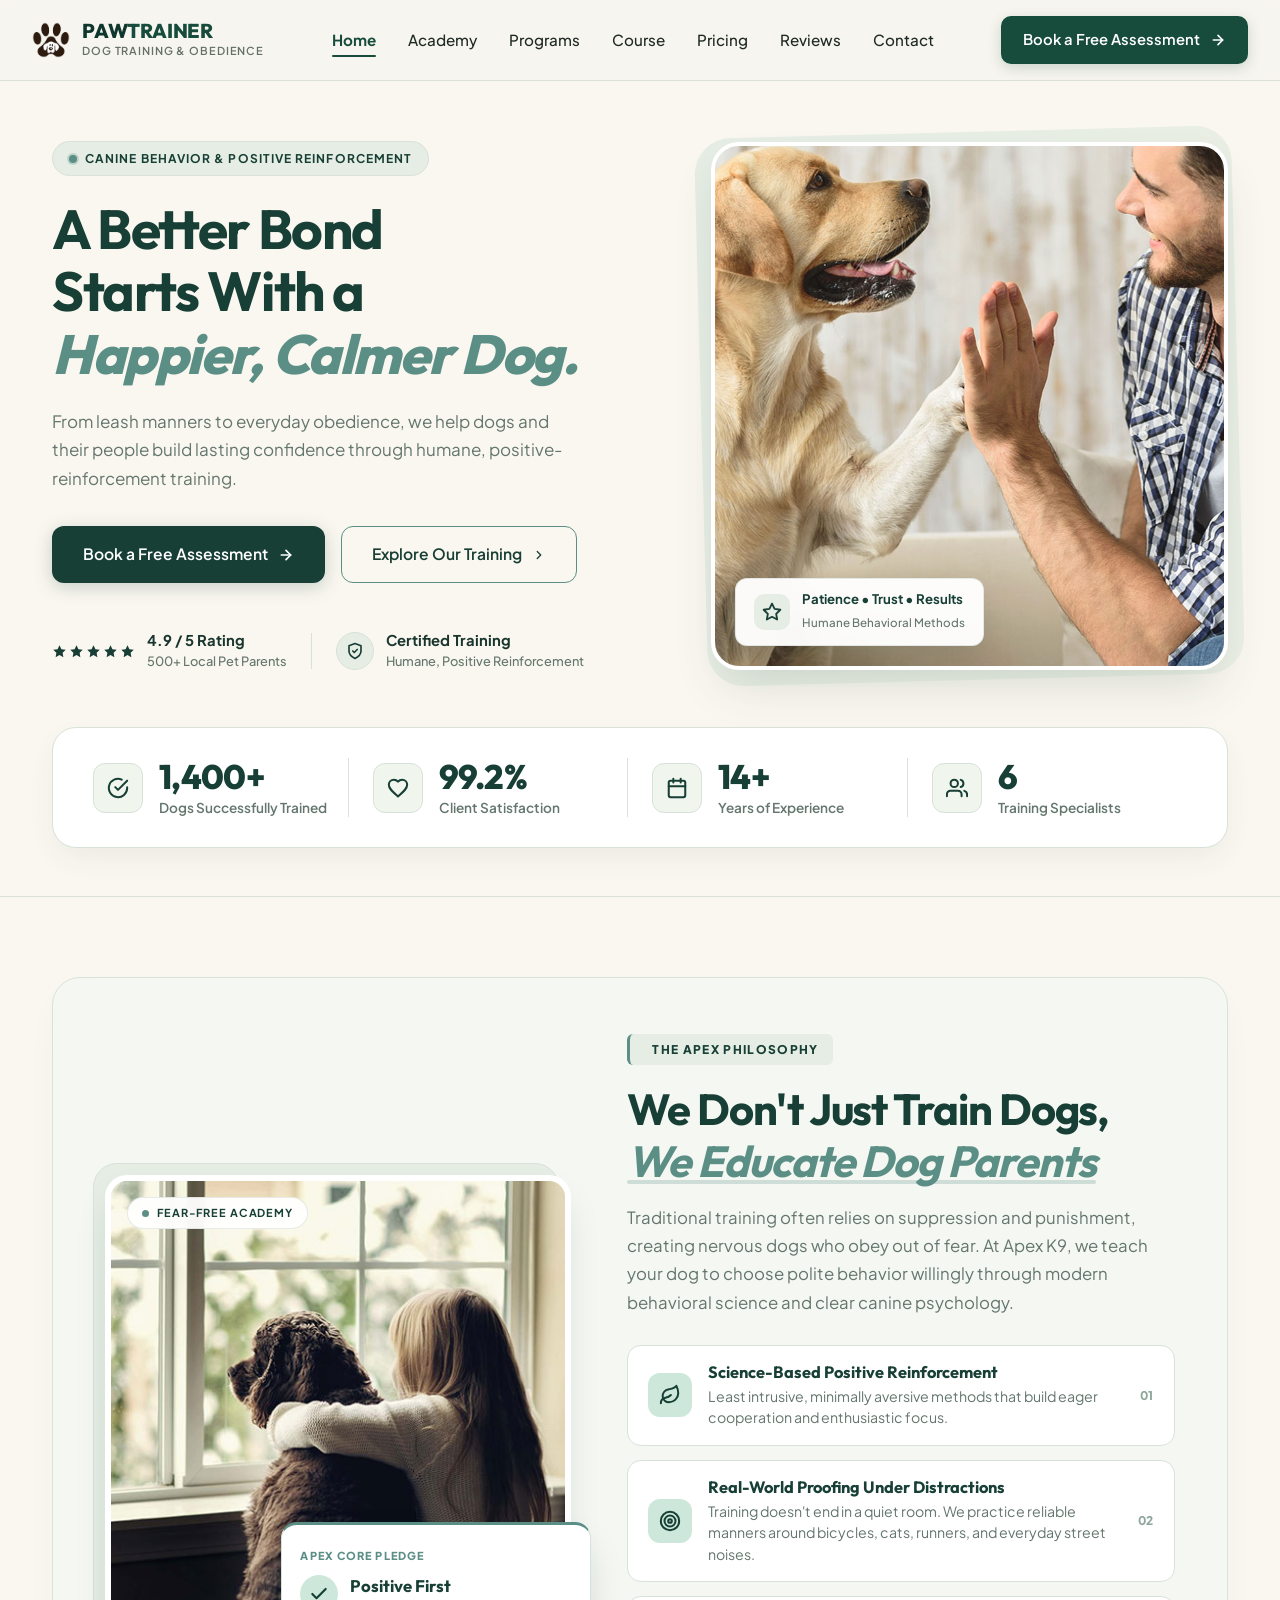
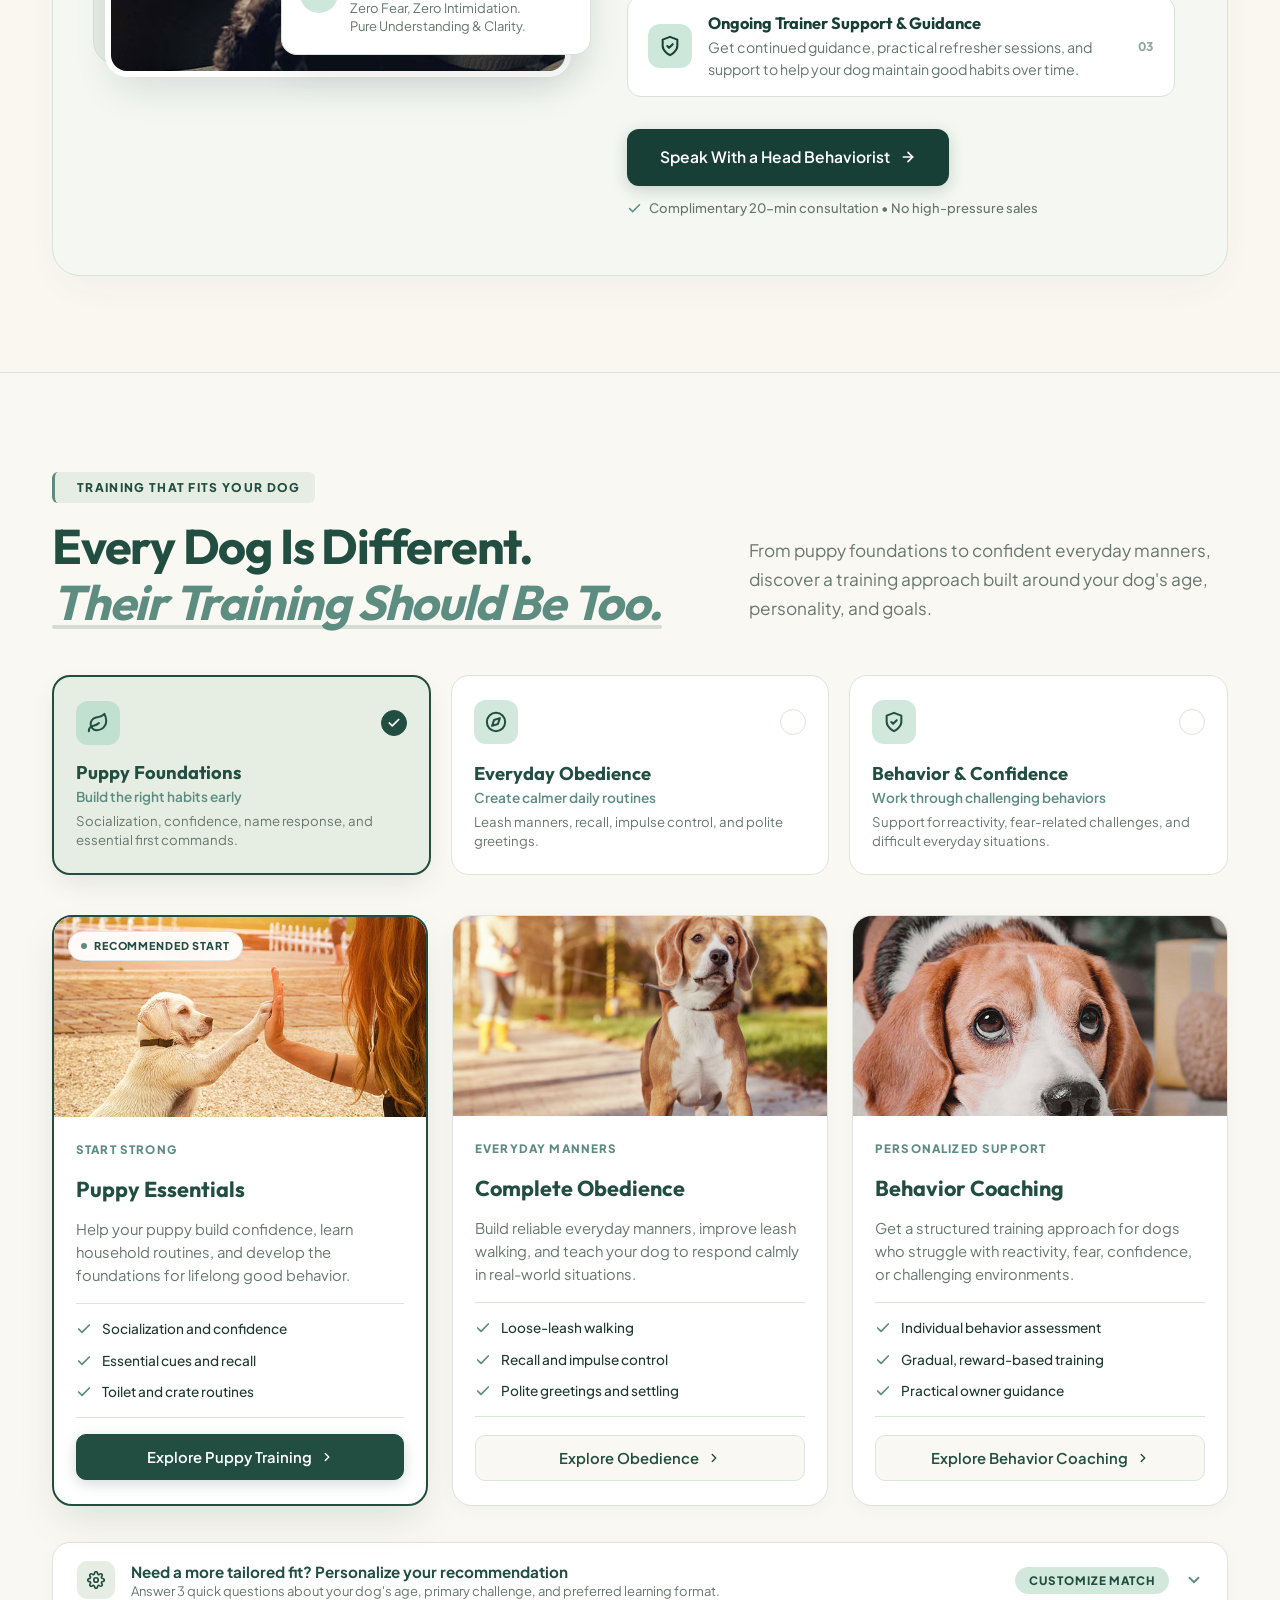
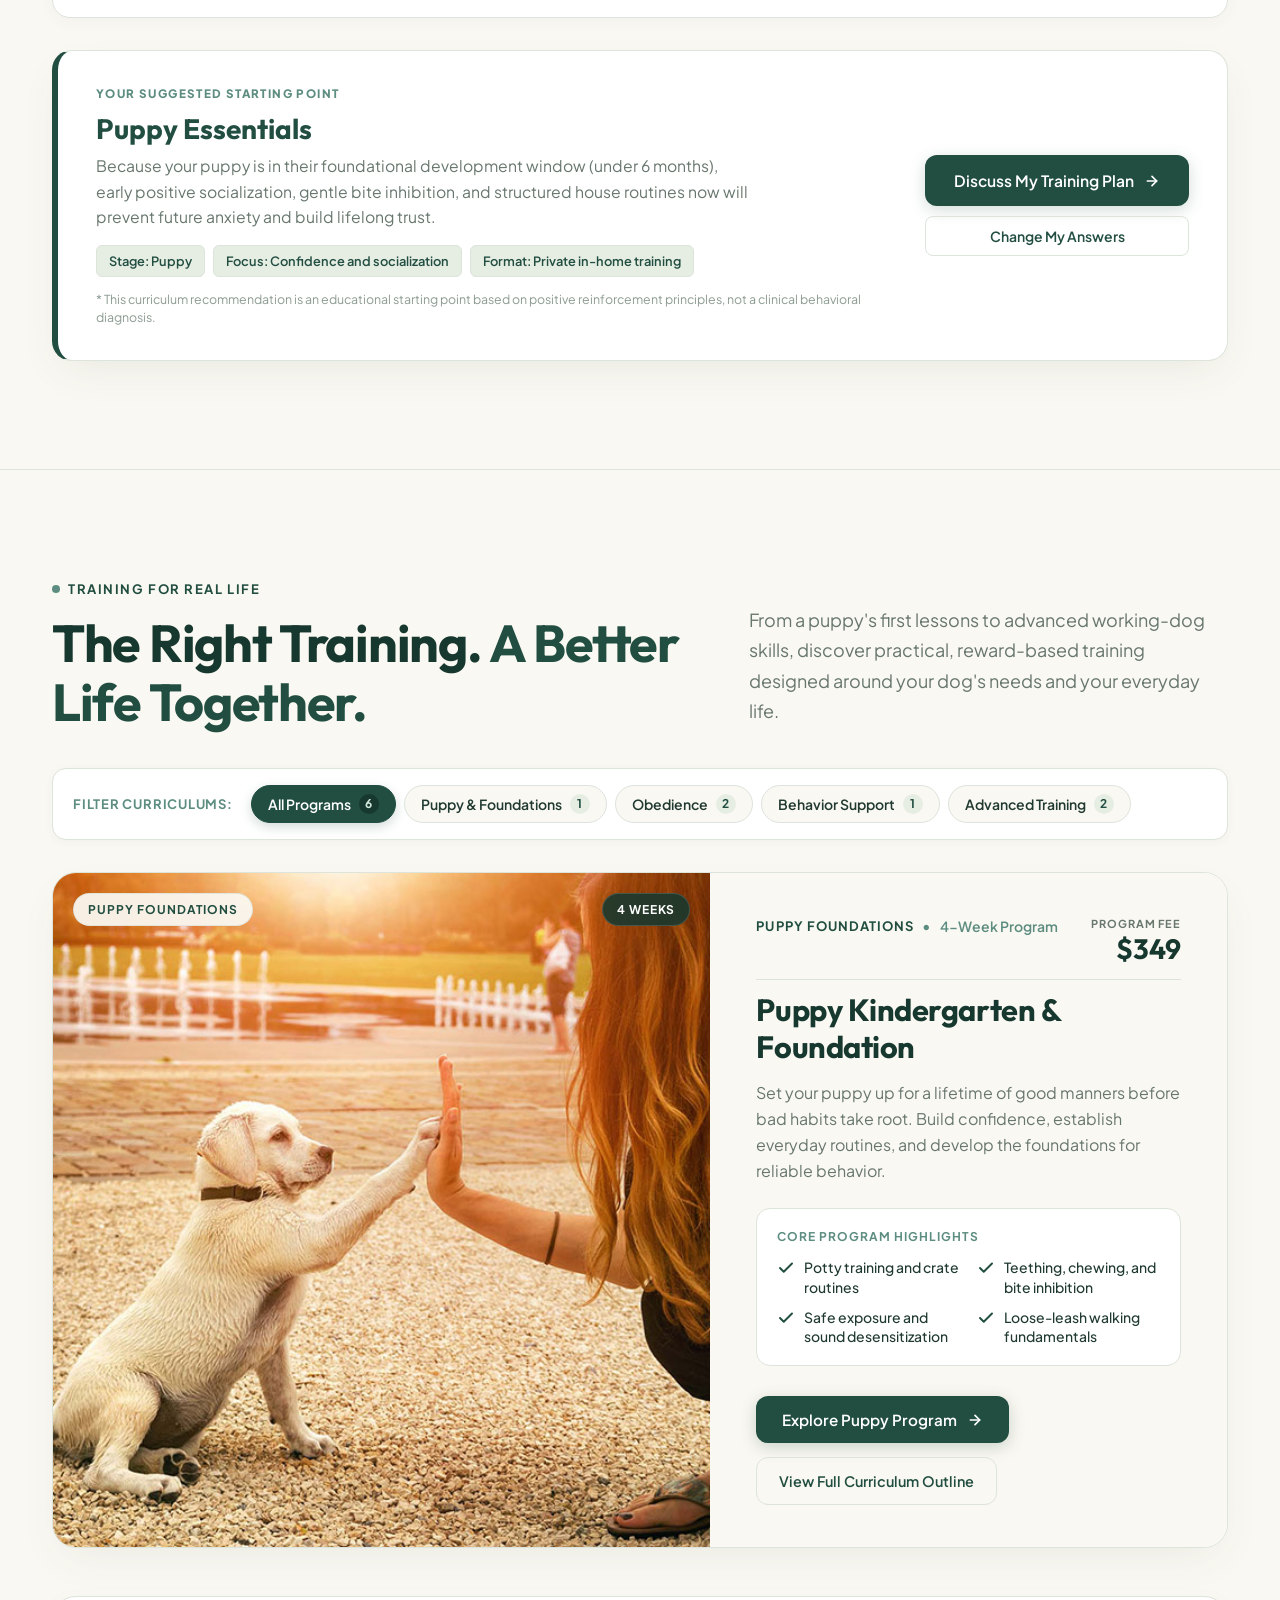
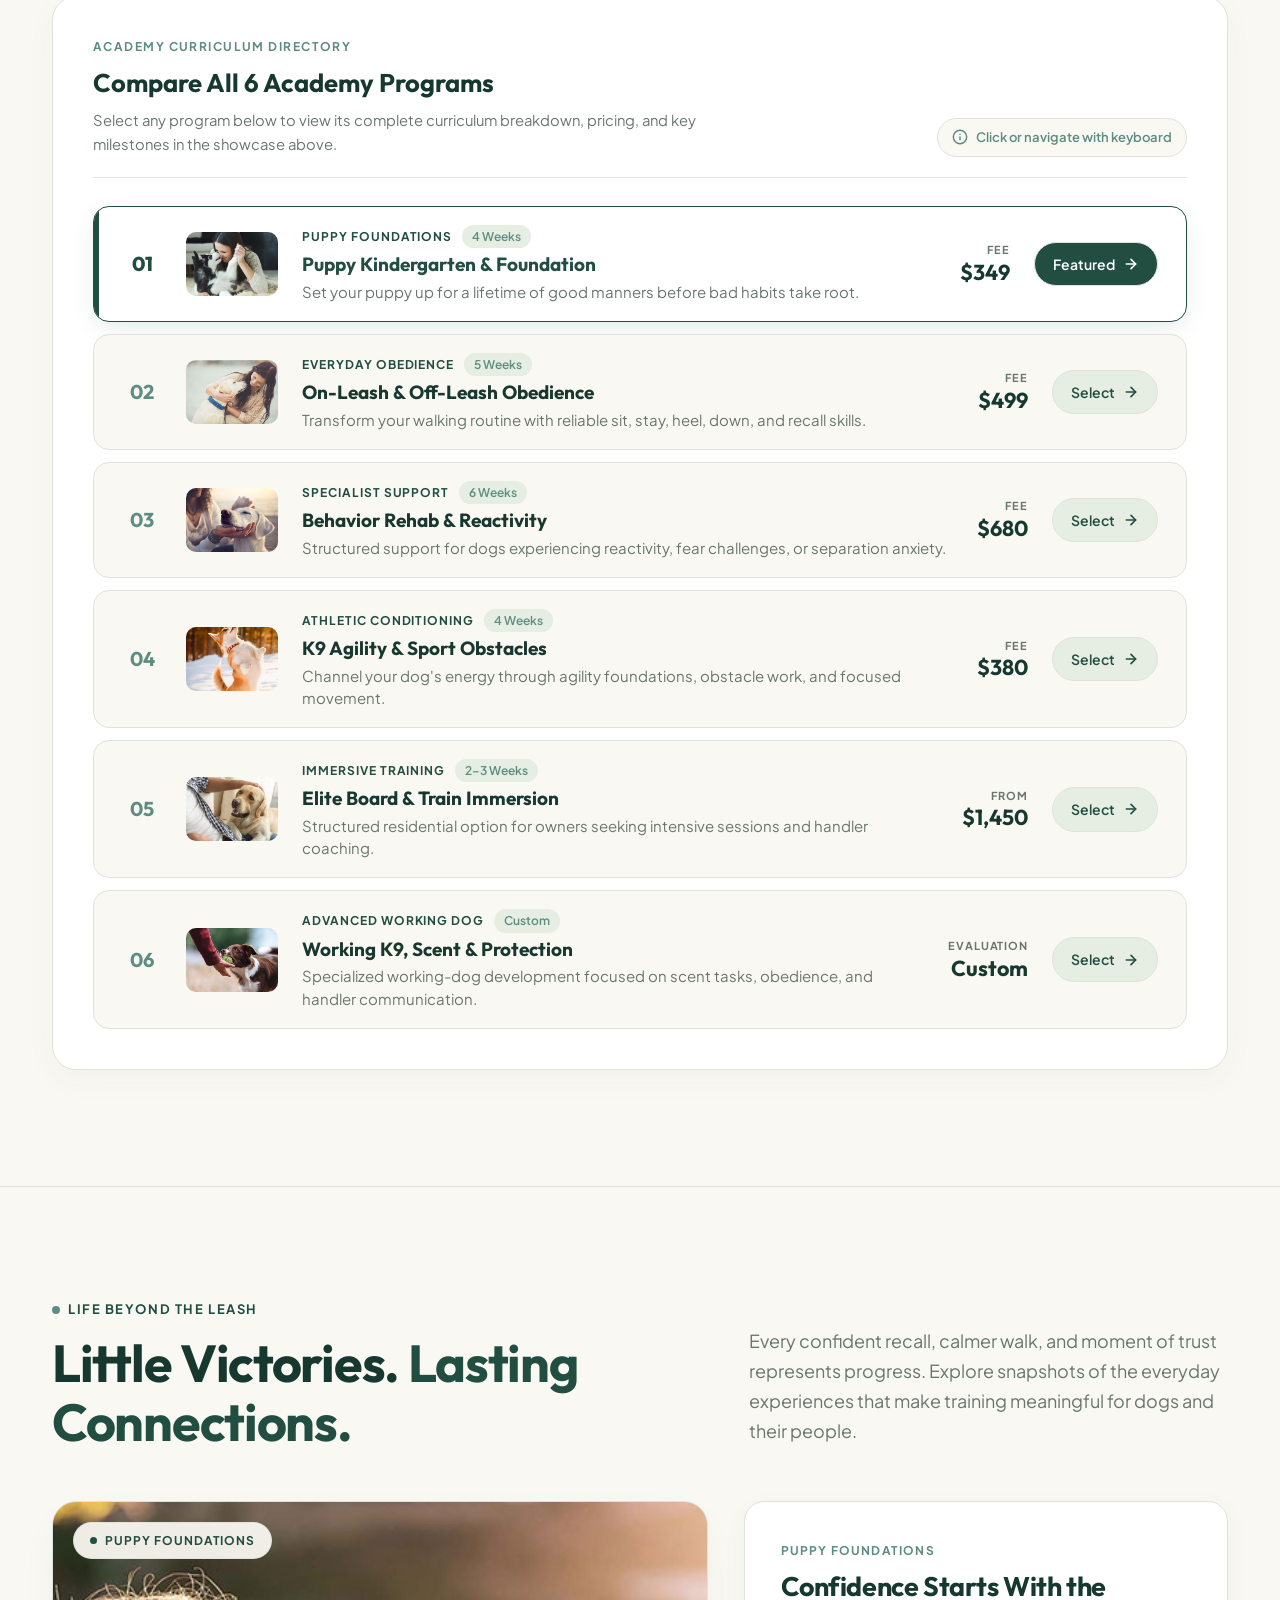
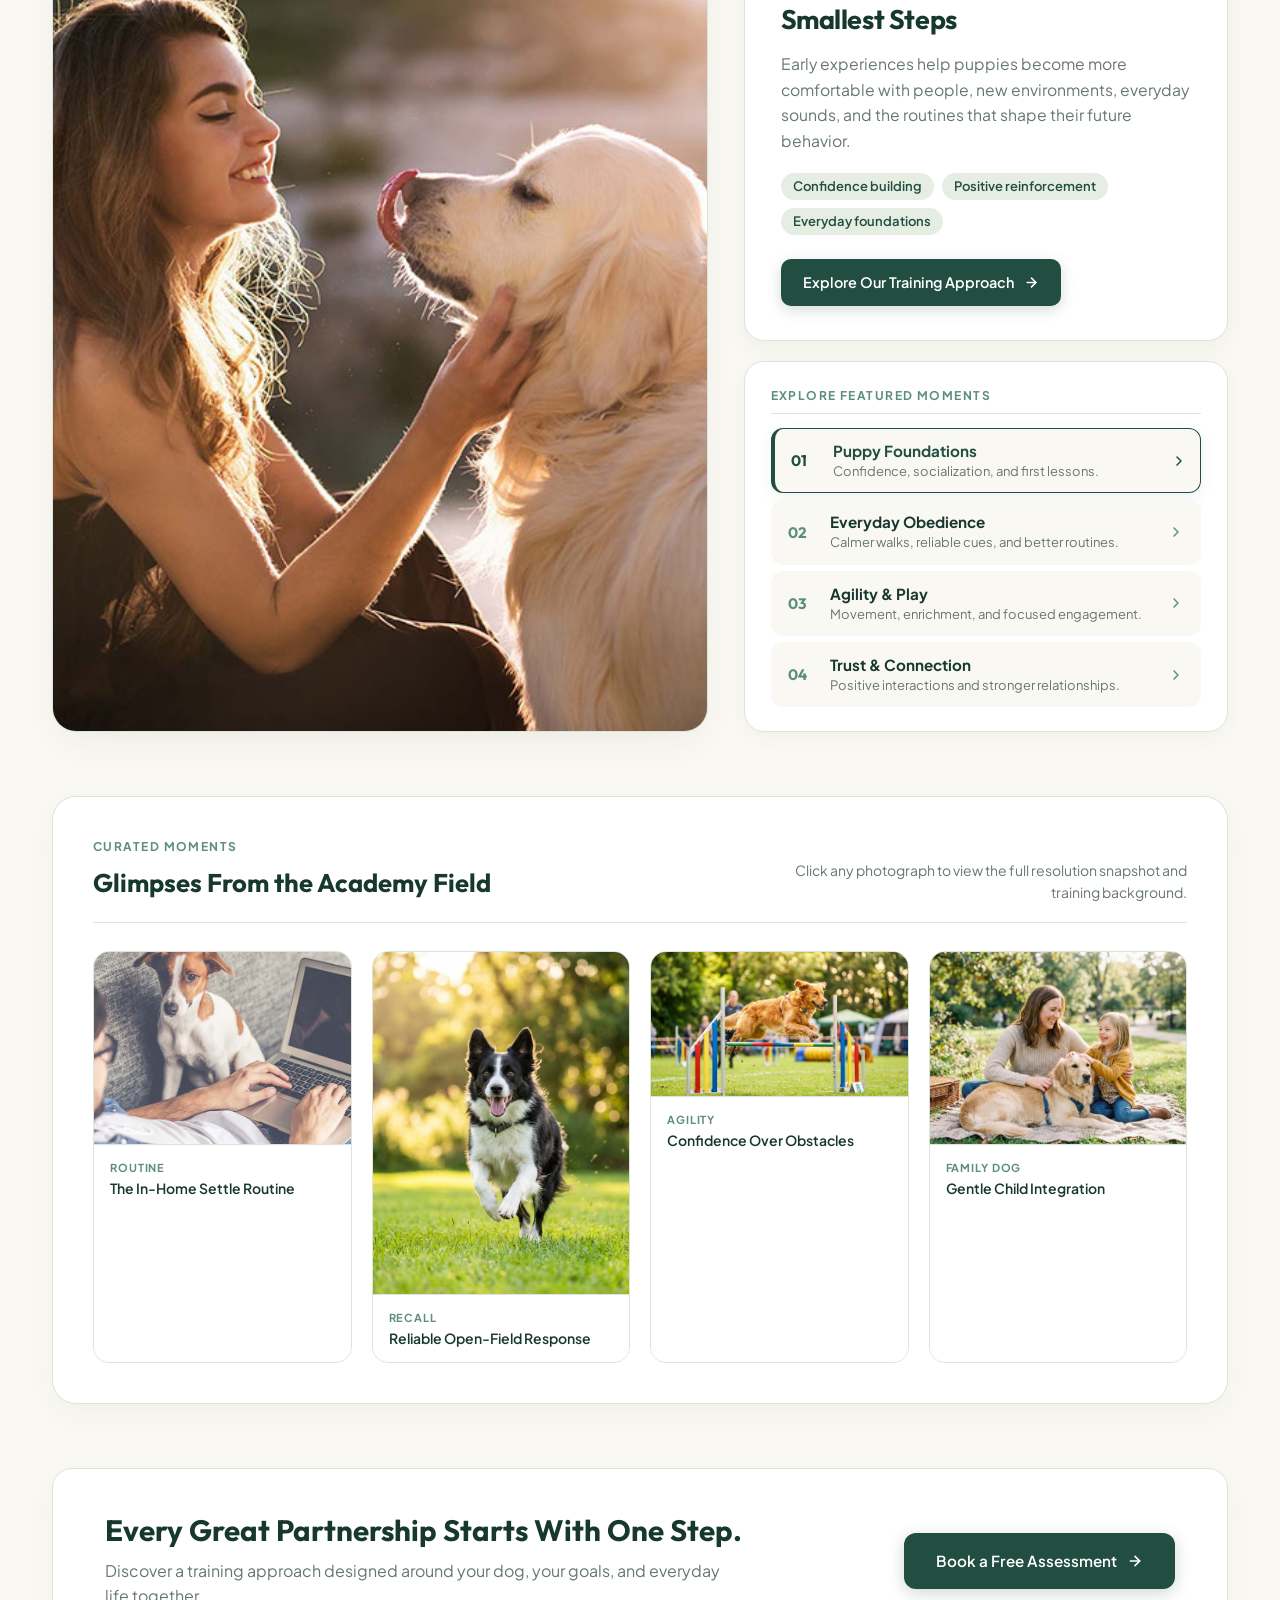
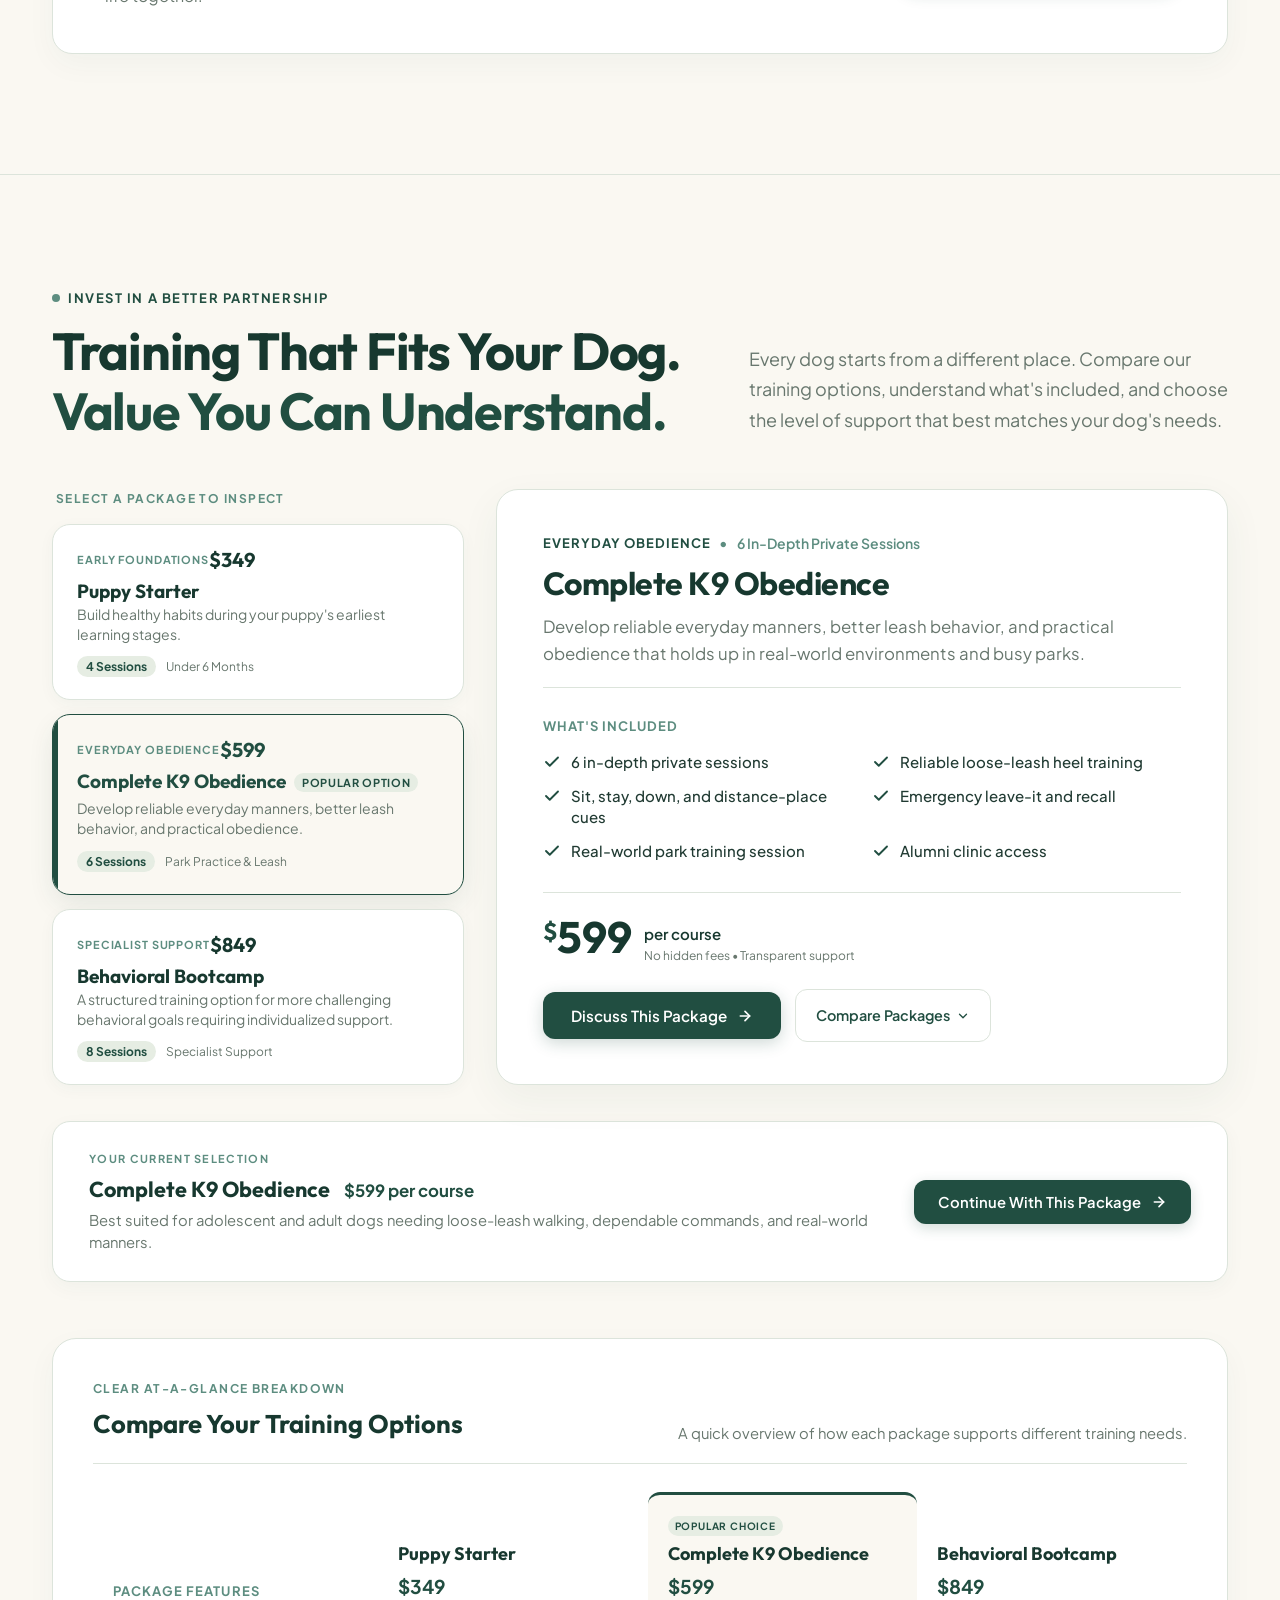
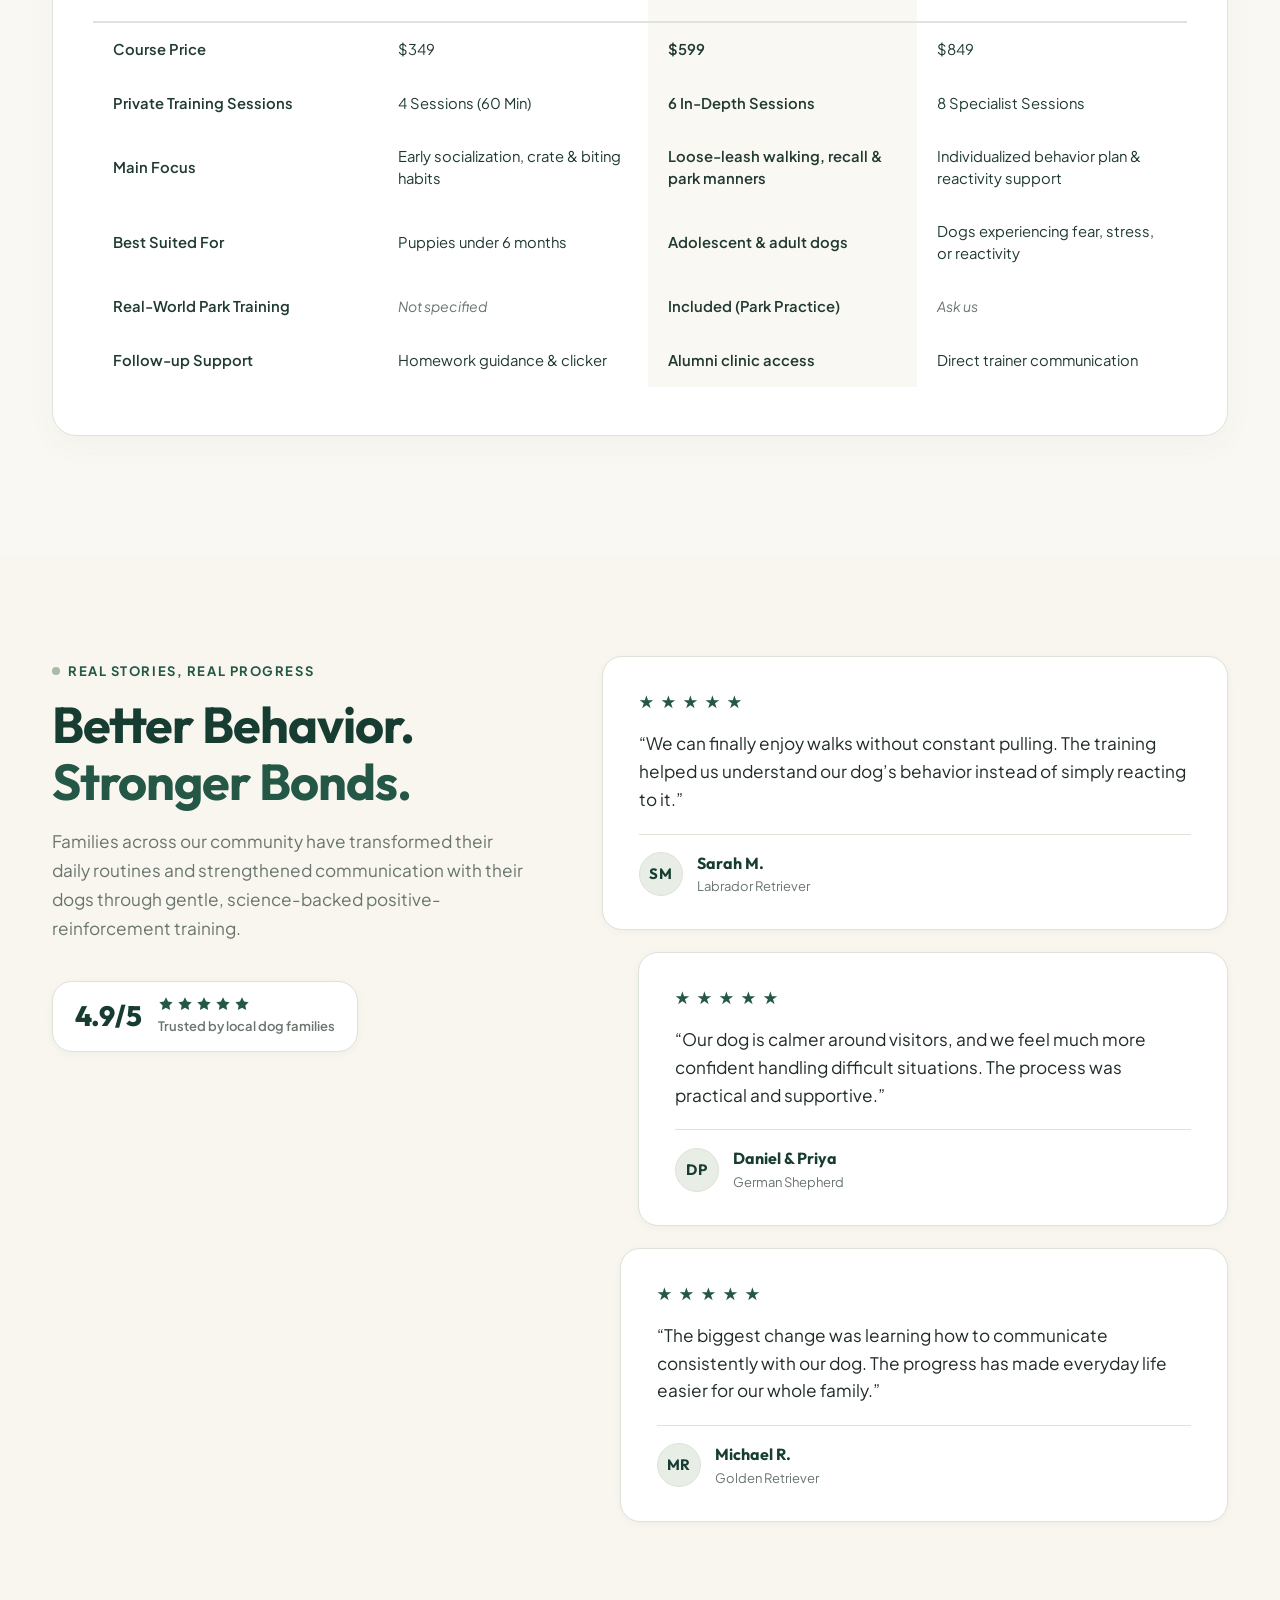
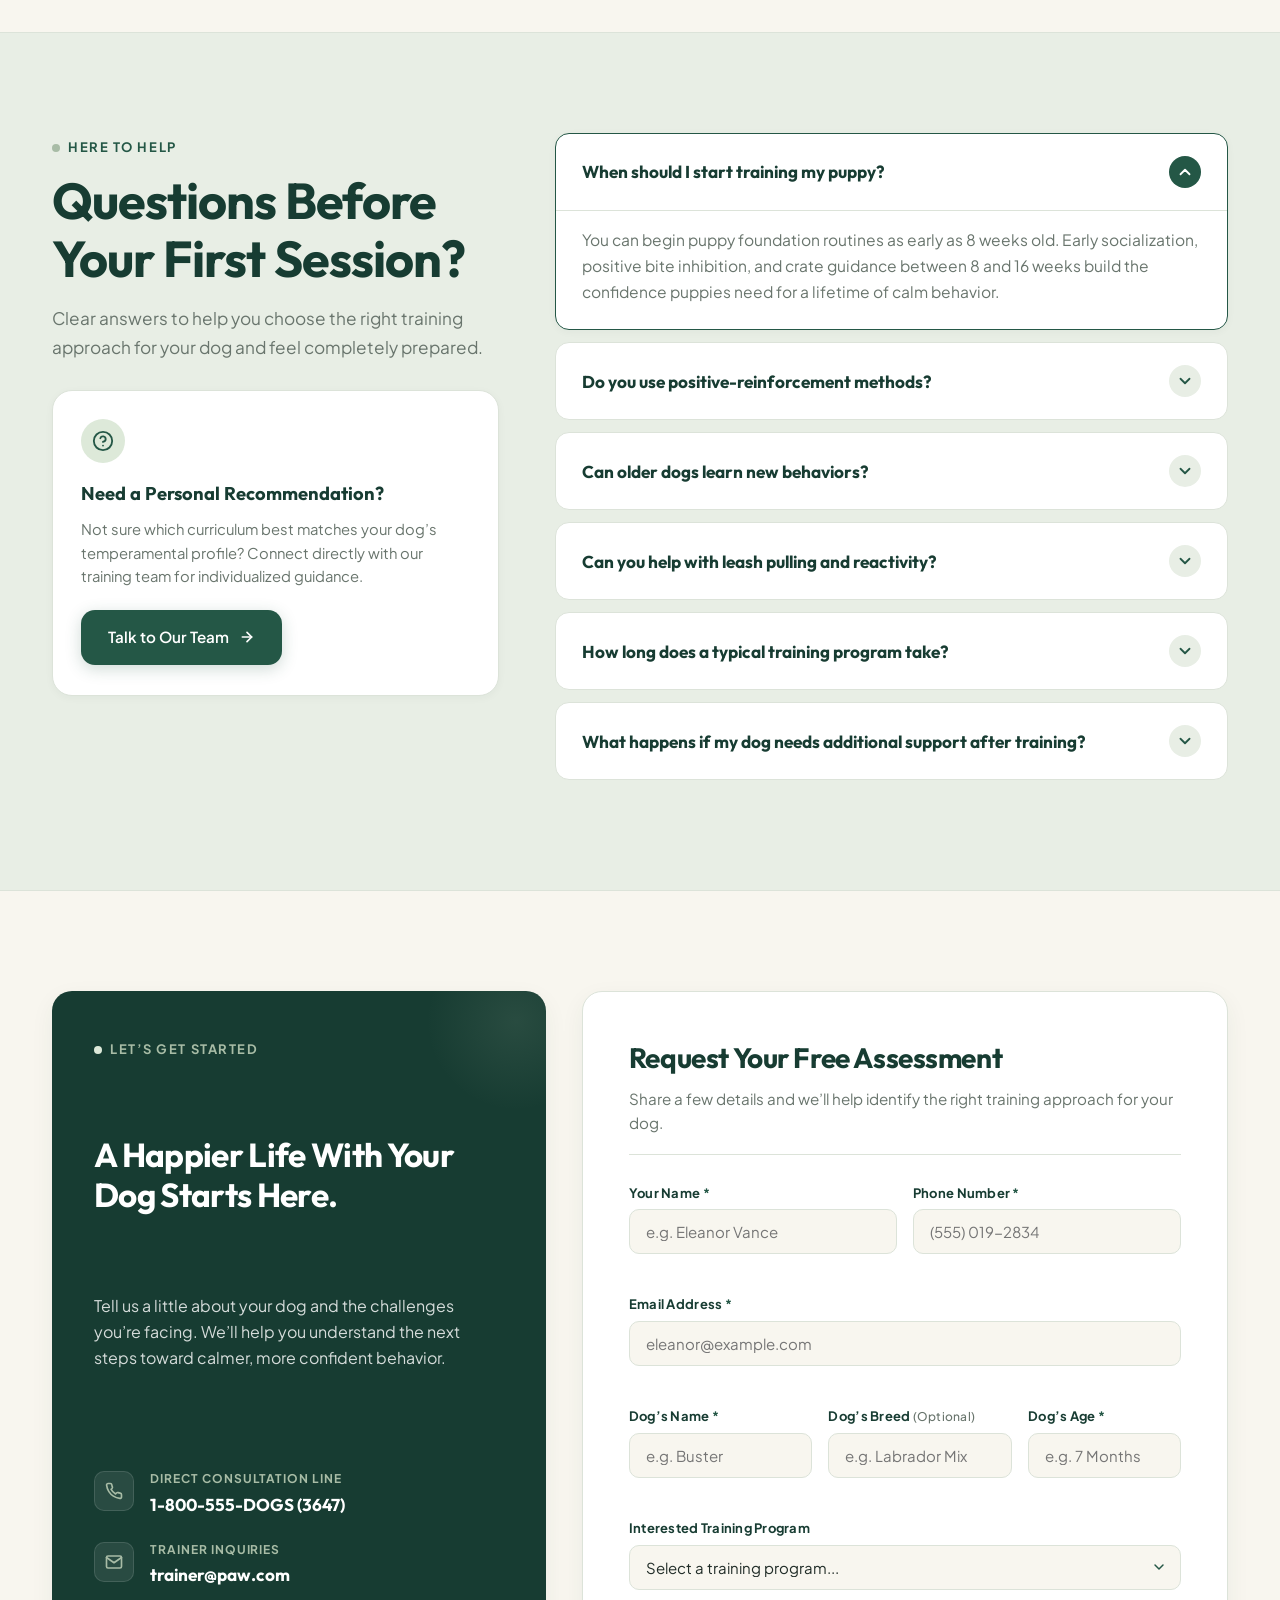
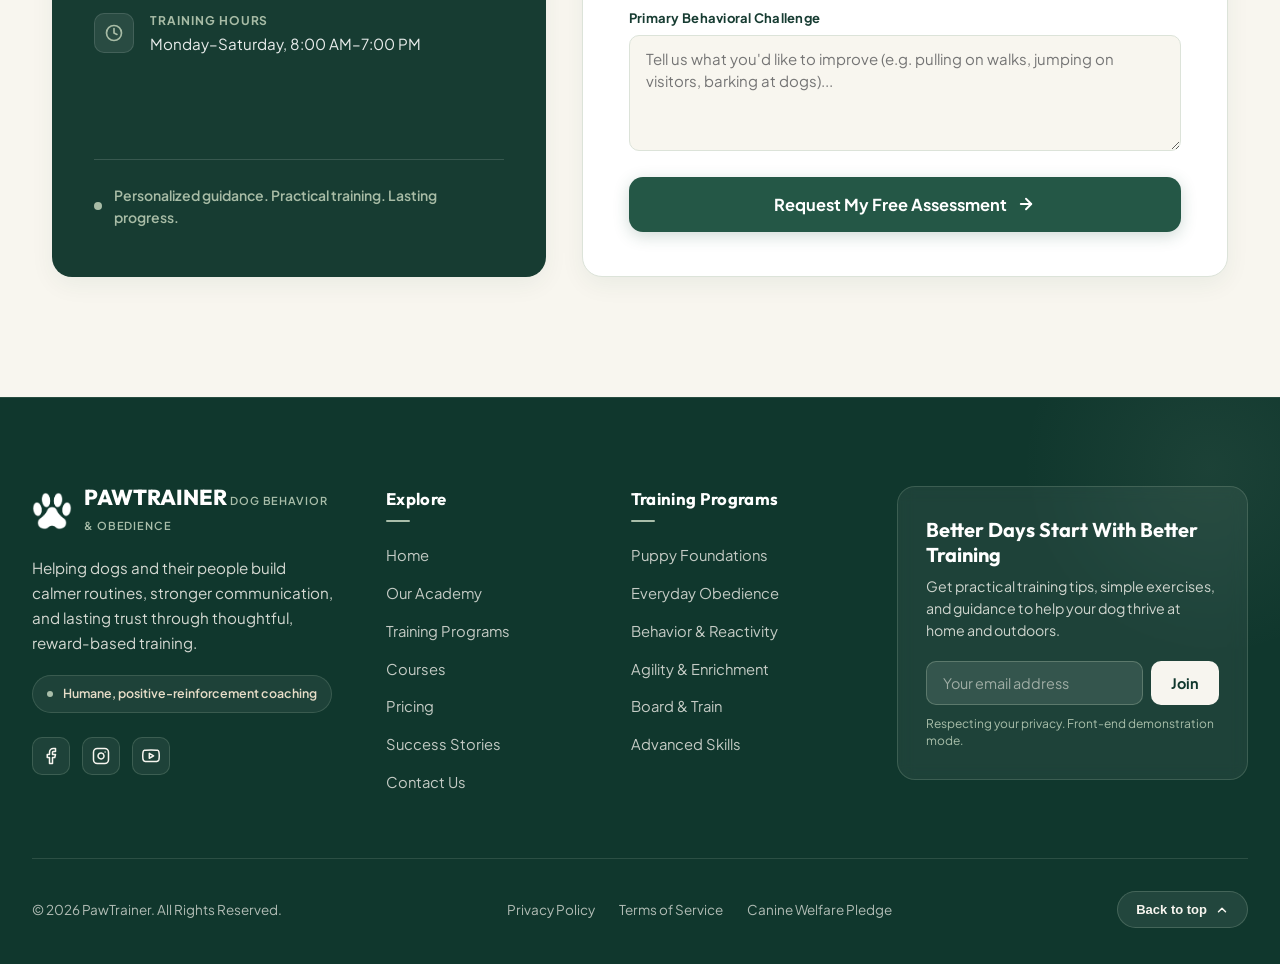
<file: redesign.html>
<!DOCTYPE html>
<html lang="en">
<head>
  <meta charset="UTF-8">
  <meta name="viewport" content="width=device-width, initial-scale=1.0">
  <title>Canine Behavioral Academy | Calm &amp; Obedient Dog Training</title>
  <meta name="description" content="A better bond starts with a happier, calmer dog. Humane, positive-reinforcement canine behavior and obedience training by certified specialists.">

  <!-- Editorial Typography: Outfit & Plus Jakarta Sans -->
  <link rel="preconnect" href="https://fonts.googleapis.com">
  <link rel="preconnect" href="https://fonts.gstatic.com" crossorigin>
  <link href="https://fonts.googleapis.com/css2?family=Outfit:wght@500;600;700;800&family=Plus+Jakarta+Sans:ital,wght@0,400;0,500;0,600;0,700;1,400;1,600&display=swap" rel="stylesheet">

  <!-- Redesigned Hero, Philosophy & Programs Stylesheet -->
  <link rel="stylesheet" href="assets/css/redesign.css?v=3.0">

  <!-- =========================================================================
       Redesigned Navigation Bar & Layered Footer Stylesheet (.rt-*)
       ========================================================================= -->
  <style id="rt-nav-footer-styles">
    /* Target section scroll-margin-top for sticky nav offset */
    #hero,
    #philosophy,
    #programs,
    #training,
    #gallery,
    #pricing,
    #s7-stories,
    #s7-faq-section,
    #s7-contact-block {
      scroll-margin-top: 84px;
    }

    /* --------------------------------------------------------------------------
       PART A: Redesigned Sticky Navigation Bar (.rt-navbar)
       -------------------------------------------------------------------------- */
    .rt-navbar {
      position: sticky;
      top: 0;
      left: 0;
      width: 100%;
      z-index: 1000;
      background-color: rgba(247, 245, 239, 0.94);
      backdrop-filter: blur(12px);
      -webkit-backdrop-filter: blur(12px);
      border-bottom: 1px solid rgba(23, 76, 60, 0.12);
      transition: all 0.25s cubic-bezier(0.16, 1, 0.3, 1);
    }

    .rt-navbar.is-scrolled {
      background-color: rgba(255, 255, 255, 0.97);
      box-shadow: 0 4px 20px rgba(16, 55, 45, 0.06);
      border-bottom-color: rgba(23, 76, 60, 0.16);
    }

    .rt-navbar__container {
      max-width: 1320px;
      margin: 0 auto;
      padding: 0 32px;
      height: 80px;
      display: flex;
      align-items: center;
      justify-content: space-between;
      gap: 24px;
    }

    /* Brand Logo */
    .rt-navbar__brand {
      display: inline-flex;
      align-items: center;
      gap: 12px;
      text-decoration: none;
      flex-shrink: 0;
      transition: transform 0.2s ease;
    }

    .rt-navbar__brand:hover {
      transform: translateY(-1px);
    }

    .rt-navbar__logo-img {
      width: 38px;
      height: 38px;
      object-fit: contain;
      display: block;
    }

    .rt-navbar__brand-text {
      display: flex;
      flex-direction: column;
    }

    .rt-navbar__brand-title {
      font-family: var(--font-heading, 'Outfit', sans-serif);
      font-size: 1.25rem;
      font-weight: 800;
      line-height: 1.1;
      letter-spacing: -0.01em;
      color: #10372D;
    }

    .rt-navbar__brand-accent {
      color: #174C3C;
    }

    .rt-navbar__brand-tagline {
      font-family: var(--font-body, 'Plus Jakarta Sans', sans-serif);
      font-size: 0.6875rem;
      font-weight: 600;
      letter-spacing: 0.08em;
      text-transform: uppercase;
      color: #657168;
    }

    /* Desktop Navigation Menu */
    .rt-navbar__menu {
      display: flex;
      align-items: center;
      gap: 32px;
      list-style: none;
      margin: 0;
      padding: 0;
    }

    .rt-navbar__link {
      position: relative;
      font-family: var(--font-body, 'Plus Jakarta Sans', sans-serif);
      font-size: 0.95rem;
      font-weight: 500;
      color: #202A25;
      text-decoration: none;
      padding: 8px 0;
      transition: color 0.2s ease, font-weight 0.2s ease;
    }

    .rt-navbar__link::after {
      content: '';
      position: absolute;
      left: 0;
      bottom: 0;
      width: 100%;
      height: 2px;
      background-color: #174C3C;
      border-radius: 2px;
      transform: scaleX(0);
      transform-origin: center;
      transition: transform 0.22s cubic-bezier(0.16, 1, 0.3, 1);
    }

    .rt-navbar__link:hover {
      color: #174C3C;
    }

    .rt-navbar__link:hover::after {
      transform: scaleX(1);
    }

    .rt-navbar__link.is-active {
      color: #174C3C;
      font-weight: 700;
    }

    .rt-navbar__link.is-active::after {
      transform: scaleX(1);
    }

    .rt-navbar__link:focus-visible {
      outline: 2px solid #174C3C;
      outline-offset: 4px;
      border-radius: 4px;
    }

    /* Navbar CTA Actions */
    .rt-navbar__actions {
      display: flex;
      align-items: center;
      gap: 16px;
      flex-shrink: 0;
    }

    .rt-navbar__cta-btn {
      display: inline-flex;
      align-items: center;
      gap: 10px;
      padding: 12px 22px;
      background-color: #174C3C;
      color: #FFFFFF;
      border-radius: 10px;
      font-family: var(--font-body, 'Plus Jakarta Sans', sans-serif);
      font-size: 0.925rem;
      font-weight: 600;
      text-decoration: none;
      transition: all 0.25s cubic-bezier(0.16, 1, 0.3, 1);
      box-shadow: 0 4px 14px rgba(23, 76, 60, 0.2);
      border: none;
      cursor: pointer;
    }

    .rt-navbar__cta-btn:hover {
      background-color: #10372D;
      transform: translateY(-2px);
      box-shadow: 0 6px 20px rgba(16, 55, 45, 0.28);
      color: #FFFFFF;
    }

    .rt-navbar__cta-btn:focus-visible {
      outline: 3px solid #A9BEAA;
      outline-offset: 3px;
    }

    .rt-navbar__cta-icon {
      width: 16px;
      height: 16px;
      flex-shrink: 0;
    }

    /* Mobile Toggle Hamburger */
    .rt-navbar__toggle {
      display: none;
      width: 44px;
      height: 44px;
      padding: 0;
      background: transparent;
      border: 1px solid rgba(23, 76, 60, 0.16);
      border-radius: 10px;
      color: #10372D;
      cursor: pointer;
      align-items: center;
      justify-content: center;
      transition: background-color 0.2s ease, border-color 0.2s ease;
    }

    .rt-navbar__toggle:hover {
      background-color: #E8EEE5;
      border-color: #A9BEAA;
    }

    .rt-navbar__toggle:focus-visible {
      outline: 2px solid #174C3C;
      outline-offset: 2px;
    }

    .rt-navbar__toggle-icon {
      width: 22px;
      height: 22px;
    }

    /* Mobile Drawer */
    .rt-navbar__mobile-drawer {
      display: none;
    }

    @media (max-width: 1024px) {
      .rt-navbar__menu,
      .rt-navbar__actions .rt-navbar__cta-btn {
        display: none;
      }

      .rt-navbar__toggle {
        display: flex;
      }

      .rt-navbar__mobile-drawer {
        display: block;
        position: absolute;
        top: 100%;
        left: 0;
        width: 100%;
        background-color: #F7F5EF;
        border-bottom: 1px solid rgba(23, 76, 60, 0.16);
        box-shadow: 0 16px 36px rgba(16, 55, 45, 0.12);
        padding: 24px 32px 32px;
        max-height: 0;
        overflow: hidden;
        opacity: 0;
        visibility: hidden;
        transition: max-height 0.35s cubic-bezier(0.16, 1, 0.3, 1), opacity 0.25s ease, visibility 0.25s ease;
      }

      .rt-navbar__mobile-drawer.is-open {
        max-height: min(520px, calc(100dvh - 80px));
        overflow-y: auto;
        -webkit-overflow-scrolling: touch;
        opacity: 1;
        visibility: visible;
      }

      .rt-navbar__mobile-list {
        list-style: none;
        margin: 0 0 24px;
        padding: 0;
        display: flex;
        flex-direction: column;
        gap: 6px;
      }

      .rt-navbar__mobile-link {
        display: block;
        padding: 12px 14px;
        font-family: var(--font-heading, 'Outfit', sans-serif);
        font-size: 1.1rem;
        font-weight: 600;
        color: #202A25;
        text-decoration: none;
        border-radius: 8px;
        transition: background-color 0.2s ease, color 0.2s ease;
      }

      .rt-navbar__mobile-link:hover,
      .rt-navbar__mobile-link.is-active {
        background-color: #E8EEE5;
        color: #174C3C;
      }

      .rt-navbar__mobile-cta {
        width: 100%;
        justify-content: center;
        padding: 14px 24px;
        font-size: 1rem;
      }
    }

    @media (max-width: 768px) {
      .rt-navbar__container {
        padding: 0 20px;
        height: 74px;
      }

      .rt-navbar__mobile-drawer {
        padding: 20px 20px 28px;
      }
    }

    @media (max-width: 480px) {
      .rt-navbar__container {
        padding: 0 16px;
        height: 70px;
      }

      .rt-navbar__mobile-drawer {
        padding: 18px 16px 24px;
      }

      .rt-navbar__brand-title {
        font-size: 1.15rem;
      }

      .rt-navbar__brand-tagline {
        font-size: 0.625rem;
      }
    }

    @media (max-width: 360px) {
      .rt-navbar__brand-title {
        font-size: 1.05rem;
      }

      .rt-navbar__brand-tagline {
        display: none;
      }

      .rt-navbar__logo-img {
        width: 32px;
        height: 32px;
      }
    }

    /* --------------------------------------------------------------------------
       PART B: Redesigned Layered Footer (.rt-footer)
       Deep forest-green (#10372D), ivory text (#F7F5EF), muted sage (#A9BEAA)
       -------------------------------------------------------------------------- */
    .rt-footer {
      background-color: #10372D;
      color: #F7F5EF;
      font-family: var(--font-body, 'Plus Jakarta Sans', sans-serif);
      padding: 88px 0 36px;
      position: relative;
      overflow: hidden;
      border-top: 1px solid rgba(169, 190, 170, 0.16);
    }

    .rt-footer::before {
      content: '';
      position: absolute;
      top: -120px;
      right: -120px;
      width: 380px;
      height: 380px;
      border-radius: 50%;
      background: radial-gradient(circle, rgba(169, 190, 170, 0.08) 0%, transparent 70%);
      pointer-events: none;
    }

    .rt-footer__container {
      max-width: 1320px;
      margin: 0 auto;
      padding: 0 32px;
      position: relative;
      z-index: 1;
    }

    /* Main Grid Layout */
    .rt-footer__grid {
      display: grid;
      grid-template-columns: 1.4fr 0.9fr 1fr 1.35fr;
      gap: 48px;
      margin-bottom: 64px;
    }

    /* Col 1: Brand & Mission */
    .rt-footer__brand-col {
      display: flex;
      flex-direction: column;
    }

    .rt-footer__brand {
      display: inline-flex;
      align-items: center;
      gap: 12px;
      text-decoration: none;
      margin-bottom: 18px;
    }

    .rt-footer__brand-logo {
      width: 40px;
      height: 40px;
      object-fit: contain;
      filter: brightness(0) invert(1);
    }

    .rt-footer__brand-title {
      font-family: var(--font-heading, 'Outfit', sans-serif);
      font-size: 1.35rem;
      font-weight: 800;
      line-height: 1.1;
      color: #FFFFFF;
    }

    .rt-footer__brand-tagline {
      font-size: 0.6875rem;
      font-weight: 600;
      letter-spacing: 0.08em;
      text-transform: uppercase;
      color: #A9BEAA;
    }

    .rt-footer__desc {
      font-size: 0.95rem;
      line-height: 1.65;
      color: rgba(247, 245, 239, 0.85);
      margin: 0 0 20px;
      max-width: 340px;
    }

    .rt-footer__pledge-badge {
      display: inline-flex;
      align-items: center;
      gap: 10px;
      padding: 8px 14px;
      background-color: rgba(255, 255, 255, 0.06);
      border: 1px solid rgba(169, 190, 170, 0.2);
      border-radius: 9999px;
      font-size: 0.775rem;
      font-weight: 600;
      color: #E7DDC8;
      margin-bottom: 24px;
      width: fit-content;
    }

    .rt-footer__pledge-dot {
      width: 6px;
      height: 6px;
      border-radius: 50%;
      background-color: #A9BEAA;
    }

    .rt-footer__socials {
      display: flex;
      align-items: center;
      gap: 12px;
    }

    .rt-footer__social-btn {
      width: 38px;
      height: 38px;
      border-radius: 10px;
      background-color: rgba(255, 255, 255, 0.06);
      border: 1px solid rgba(169, 190, 170, 0.22);
      color: #F7F5EF;
      display: flex;
      align-items: center;
      justify-content: center;
      text-decoration: none;
      transition: all 0.2s ease;
    }

    .rt-footer__social-btn:hover {
      background-color: #174C3C;
      border-color: #A9BEAA;
      color: #FFFFFF;
      transform: translateY(-2px);
    }

    .rt-footer__social-btn:focus-visible {
      outline: 2px solid #A9BEAA;
      outline-offset: 2px;
    }

    /* Col 2 & 3: Link Columns */
    .rt-footer__col-heading {
      font-family: var(--font-heading, 'Outfit', sans-serif);
      font-size: 1.05rem;
      font-weight: 700;
      letter-spacing: 0.02em;
      color: #FFFFFF;
      margin: 0 0 20px;
      position: relative;
      padding-bottom: 10px;
    }

    .rt-footer__col-heading::after {
      content: '';
      position: absolute;
      left: 0;
      bottom: 0;
      width: 24px;
      height: 2px;
      background-color: #A9BEAA;
      border-radius: 2px;
    }

    .rt-footer__link-list {
      list-style: none;
      margin: 0;
      padding: 0;
      display: flex;
      flex-direction: column;
      gap: 12px;
    }

    .rt-footer__link {
      font-size: 0.925rem;
      color: rgba(247, 245, 239, 0.78);
      text-decoration: none;
      transition: color 0.2s ease, transform 0.2s ease;
      display: inline-flex;
      align-items: center;
      gap: 6px;
    }

    .rt-footer__link:hover {
      color: #FFFFFF;
      transform: translateX(3px);
    }

    .rt-footer__link:focus-visible {
      outline: 2px solid #A9BEAA;
      outline-offset: 2px;
      border-radius: 4px;
    }

    /* Col 4: Newsletter Card */
    .rt-footer__newsletter-card {
      background-color: rgba(255, 255, 255, 0.06);
      border: 1px solid rgba(169, 190, 170, 0.22);
      border-radius: 18px;
      padding: 30px 28px;
      backdrop-filter: blur(8px);
    }

    .rt-footer__newsletter-title {
      font-family: var(--font-heading, 'Outfit', sans-serif);
      font-size: 1.25rem;
      font-weight: 700;
      color: #FFFFFF;
      margin: 0 0 8px;
      line-height: 1.25;
    }

    .rt-footer__newsletter-desc {
      font-size: 0.8875rem;
      line-height: 1.55;
      color: rgba(247, 245, 239, 0.82);
      margin: 0 0 20px;
    }

    .rt-footer__form {
      display: flex;
      flex-direction: column;
      gap: 10px;
    }

    .rt-footer__input-row {
      display: flex;
      gap: 8px;
    }

    .rt-footer__input {
      flex: 1;
      padding: 12px 16px;
      border-radius: 10px;
      border: 1px solid rgba(169, 190, 170, 0.35);
      background-color: rgba(255, 255, 255, 0.1);
      color: #FFFFFF;
      font-family: var(--font-body, 'Plus Jakarta Sans', sans-serif);
      font-size: 0.9rem;
      transition: border-color 0.2s ease, background-color 0.2s ease;
    }

    .rt-footer__input::placeholder {
      color: rgba(247, 245, 239, 0.55);
    }

    .rt-footer__input:focus {
      outline: none;
      background-color: rgba(255, 255, 255, 0.16);
      border-color: #A9BEAA;
      box-shadow: 0 0 0 3px rgba(169, 190, 170, 0.25);
    }

    .rt-footer__submit-btn {
      padding: 12px 20px;
      border-radius: 10px;
      border: none;
      background-color: #F7F5EF;
      color: #10372D;
      font-family: var(--font-body, 'Plus Jakarta Sans', sans-serif);
      font-size: 0.9rem;
      font-weight: 700;
      cursor: pointer;
      transition: all 0.2s ease;
      white-space: nowrap;
    }

    .rt-footer__submit-btn:hover {
      background-color: #E7DDC8;
      transform: translateY(-1px);
    }

    .rt-footer__submit-btn:focus-visible {
      outline: 2px solid #FFFFFF;
      outline-offset: 2px;
    }

    .rt-footer__form-note {
      font-size: 0.75rem;
      color: #A9BEAA;
      line-height: 1.45;
      margin: 0;
    }

    .rt-footer__form-status {
      font-size: 0.8125rem;
      padding: 8px 12px;
      border-radius: 8px;
      margin-top: 6px;
      display: none;
    }

    .rt-footer__form-status.is-visible {
      display: block;
    }

    .rt-footer__form-status.is-success {
      background-color: rgba(169, 190, 170, 0.18);
      color: #E7DDC8;
      border: 1px solid rgba(169, 190, 170, 0.3);
    }

    .rt-footer__form-status.is-error {
      background-color: rgba(220, 80, 80, 0.18);
      color: #FFC0C0;
      border: 1px solid rgba(220, 80, 80, 0.3);
    }

    /* Footer Bottom Legal & Back to Top */
    .rt-footer__bottom {
      display: flex;
      justify-content: space-between;
      align-items: center;
      padding-top: 32px;
      border-top: 1px solid rgba(169, 190, 170, 0.18);
      flex-wrap: wrap;
      gap: 20px;
      font-size: 0.845rem;
      color: rgba(247, 245, 239, 0.7);
    }

    .rt-footer__legal-links {
      display: flex;
      align-items: center;
      gap: 24px;
      flex-wrap: wrap;
    }

    .rt-footer__legal-link {
      color: rgba(247, 245, 239, 0.7);
      text-decoration: none;
      transition: color 0.2s ease;
    }

    .rt-footer__legal-link:hover {
      color: #FFFFFF;
    }

    .rt-footer__legal-link:focus-visible {
      outline: 2px solid #A9BEAA;
      outline-offset: 2px;
      border-radius: 4px;
    }

    .rt-footer__back-to-top {
      display: inline-flex;
      align-items: center;
      gap: 8px;
      padding: 10px 18px;
      border-radius: 9999px;
      background-color: rgba(255, 255, 255, 0.08);
      border: 1px solid rgba(169, 190, 170, 0.25);
      color: #F7F5EF;
      font-size: 0.8125rem;
      font-weight: 600;
      cursor: pointer;
      transition: all 0.22s ease;
    }

    .rt-footer__back-to-top:hover {
      background-color: #174C3C;
      border-color: #A9BEAA;
      color: #FFFFFF;
      transform: translateY(-2px);
    }

    .rt-footer__back-to-top:focus-visible {
      outline: 2px solid #A9BEAA;
      outline-offset: 2px;
    }

    /* Responsive Footer Breakpoints */
    @media (max-width: 1024px) {
      .rt-footer {
        padding: 72px 0 32px;
      }

      .rt-footer__grid {
        grid-template-columns: 1fr 1fr;
        gap: 40px;
      }

      .rt-footer__brand-col {
        max-width: 100%;
      }

      .rt-footer__desc {
        max-width: 100%;
      }

      .rt-footer__newsletter-card {
        grid-column: span 2;
      }
    }

    @media (max-width: 768px) {
      .rt-footer__container {
        padding: 0 20px;
      }

      .rt-footer__grid {
        grid-template-columns: 1fr;
        gap: 36px;
      }

      .rt-footer__newsletter-card {
        grid-column: span 1;
      }

      .rt-footer__bottom {
        flex-direction: column;
        align-items: flex-start;
        gap: 18px;
      }

      .rt-footer__legal-links {
        gap: 16px;
      }

      .rt-footer__back-to-top {
        align-self: flex-start;
      }
    }

    @media (max-width: 480px) {
      .rt-footer {
        padding: 60px 0 32px;
      }

      .rt-footer__container {
        padding: 0 16px;
      }

      .rt-footer__input-row {
        flex-direction: column;
      }

      .rt-footer__input {
        font-size: 16px;
      }

      .rt-footer__submit-btn {
        width: 100%;
        padding: 13px 20px;
      }

      .rt-footer__newsletter-card {
        padding: 24px 20px;
      }
    }
  </style>
</head>
<body class="redesign-body">

  <!-- =========================================================================
       Redesigned Sticky Navigation Bar (.rt-navbar)
       ========================================================================= -->
  <header class="rt-navbar" id="rt-site-header">
    <div class="rt-navbar__container">
      
      <!-- Brand Logo -->
      <a href="#hero" class="rt-navbar__brand" aria-label="PawTrainer Homepage">
        <img src="assets/images/logo-paw.png" alt="PawTrainer Canine Academy Logo" class="rt-navbar__logo-img">
        <div class="rt-navbar__brand-text">
          <span class="rt-navbar__brand-title">PAW<span class="rt-navbar__brand-accent">TRAINER</span></span>
          <span class="rt-navbar__brand-tagline">Dog Training &amp; Obedience</span>
        </div>
      </a>

      <!-- Desktop Navigation Menu -->
      <nav class="rt-navbar__nav" aria-label="Primary Navigation">
        <ul class="rt-navbar__menu">
          <li><a href="#hero" class="rt-navbar__link is-active">Home</a></li>
          <li><a href="#philosophy" class="rt-navbar__link">Academy</a></li>
          <li><a href="#programs" class="rt-navbar__link">Programs</a></li>
          <li><a href="#training" class="rt-navbar__link">Course</a></li>
          <li><a href="#pricing" class="rt-navbar__link">Pricing</a></li>
          <li><a href="#s7-stories" class="rt-navbar__link">Reviews</a></li>
          <li><a href="#s7-contact-block" class="rt-navbar__link">Contact</a></li>
        </ul>
      </nav>

      <!-- CTA Action & Mobile Toggle -->
      <div class="rt-navbar__actions">
        <a href="#s7-contact-block" class="rt-navbar__cta-btn" id="rtNavCta">
          <span>Book a Free Assessment</span>
          <svg class="rt-navbar__cta-icon" viewBox="0 0 24 24" fill="none" stroke="currentColor" stroke-width="2.4" stroke-linecap="round" stroke-linejoin="round" aria-hidden="true">
            <line x1="5" y1="12" x2="19" y2="12"></line>
            <polyline points="12 5 19 12 12 19"></polyline>
          </svg>
        </a>

        <!-- Mobile Menu Toggle Button -->
        <button type="button" class="rt-navbar__toggle" id="rt-mobile-toggle" aria-label="Toggle navigation menu" aria-expanded="false" aria-controls="rt-mobile-menu">
          <svg class="rt-navbar__toggle-icon" viewBox="0 0 24 24" fill="none" stroke="currentColor" stroke-width="2.2" stroke-linecap="round" stroke-linejoin="round" aria-hidden="true">
            <line x1="3" y1="6" x2="21" y2="6"></line>
            <line x1="3" y1="12" x2="21" y2="12"></line>
            <line x1="3" y1="18" x2="21" y2="18"></line>
          </svg>
        </button>
      </div>

    </div>

    <!-- Mobile Navigation Drawer -->
    <div class="rt-navbar__mobile-drawer" id="rt-mobile-menu" aria-label="Mobile Navigation">
      <ul class="rt-navbar__mobile-list">
        <li><a href="#hero" class="rt-navbar__mobile-link is-active">Home</a></li>
        <li><a href="#philosophy" class="rt-navbar__mobile-link">Academy</a></li>
        <li><a href="#programs" class="rt-navbar__mobile-link">Programs</a></li>
        <li><a href="#training" class="rt-navbar__mobile-link">Course</a></li>
        <li><a href="#pricing" class="rt-navbar__mobile-link">Pricing</a></li>
        <li><a href="#s7-stories" class="rt-navbar__mobile-link">Reviews</a></li>
        <li><a href="#s7-contact-block" class="rt-navbar__mobile-link">Contact</a></li>
      </ul>
      <a href="#s7-contact-block" class="rt-navbar__cta-btn rt-navbar__mobile-cta">
        <span>Book a Free Assessment</span>
        <svg class="rt-navbar__cta-icon" viewBox="0 0 24 24" fill="none" stroke="currentColor" stroke-width="2.4" stroke-linecap="round" stroke-linejoin="round" aria-hidden="true">
          <line x1="5" y1="12" x2="19" y2="12"></line>
          <polyline points="12 5 19 12 12 19"></polyline>
        </svg>
      </a>
    </div>
  </header>

  <main id="main-content">
    <!-- =========================================================================
         Redesigned Hero Section (Warm Ivory & Forest Green Split Composition)
         ========================================================================= -->
    <section class="redesign-hero" id="hero" aria-label="Canine Academy Introduction">
      <div class="redesign-hero__container">
        <div class="redesign-hero__layout">
          
          <!-- Left Content Column (~52%) -->
          <div class="redesign-hero__content">
            
            <!-- Eyebrow Label -->
            <div class="redesign-hero__eyebrow" role="text">
              <span class="redesign-hero__eyebrow-dot" aria-hidden="true"></span>
              <span class="redesign-hero__eyebrow-text">CANINE BEHAVIOR &amp; POSITIVE REINFORCEMENT</span>
            </div>

            <!-- Main Headline -->
            <h1 class="redesign-hero__title">
              A Better Bond Starts With a <span class="redesign-hero__title-highlight">Happier, Calmer Dog.</span>
            </h1>

            <!-- Supporting Paragraph -->
            <p class="redesign-hero__text">
              From leash manners to everyday obedience, we help dogs and their people build lasting confidence through humane, positive-reinforcement training.
            </p>

            <!-- CTA Actions -->
            <div class="redesign-hero__actions">
              <a href="#assessment" class="redesign-hero__btn redesign-hero__btn--primary" id="heroBookAssessment">
                <span>Book a Free Assessment</span>
                <svg class="redesign-hero__btn-icon" width="16" height="16" viewBox="0 0 24 24" fill="none" stroke="currentColor" stroke-width="2.5" stroke-linecap="round" stroke-linejoin="round" aria-hidden="true">
                  <line x1="5" y1="12" x2="19" y2="12"></line>
                  <polyline points="12 5 19 12 12 19"></polyline>
                </svg>
              </a>
              <a href="#training" class="redesign-hero__btn redesign-hero__btn--secondary" id="heroExploreTraining">
                <span>Explore Our Training</span>
                <svg class="redesign-hero__btn-icon" width="14" height="14" viewBox="0 0 24 24" fill="none" stroke="currentColor" stroke-width="2.2" stroke-linecap="round" stroke-linejoin="round" aria-hidden="true">
                  <polyline points="9 18 15 12 9 6"></polyline>
                </svg>
              </a>
            </div>

            <!-- Trust Indicators -->
            <div class="redesign-hero__trust" aria-label="Accreditations and client ratings">
              <!-- Indicator 1 -->
              <div class="redesign-hero__trust-card">
                <div class="redesign-hero__trust-stars" aria-label="5 out of 5 stars">
                  <svg width="15" height="15" viewBox="0 0 24 24" fill="currentColor" aria-hidden="true"><polygon points="12 2 15.09 8.26 22 9.27 17 14.14 18.18 21.02 12 17.77 5.82 21.02 7 14.14 2 9.27 8.91 8.26 12 2"/></svg>
                  <svg width="15" height="15" viewBox="0 0 24 24" fill="currentColor" aria-hidden="true"><polygon points="12 2 15.09 8.26 22 9.27 17 14.14 18.18 21.02 12 17.77 5.82 21.02 7 14.14 2 9.27 8.91 8.26 12 2"/></svg>
                  <svg width="15" height="15" viewBox="0 0 24 24" fill="currentColor" aria-hidden="true"><polygon points="12 2 15.09 8.26 22 9.27 17 14.14 18.18 21.02 12 17.77 5.82 21.02 7 14.14 2 9.27 8.91 8.26 12 2"/></svg>
                  <svg width="15" height="15" viewBox="0 0 24 24" fill="currentColor" aria-hidden="true"><polygon points="12 2 15.09 8.26 22 9.27 17 14.14 18.18 21.02 12 17.77 5.82 21.02 7 14.14 2 9.27 8.91 8.26 12 2"/></svg>
                  <svg width="15" height="15" viewBox="0 0 24 24" fill="currentColor" aria-hidden="true"><polygon points="12 2 15.09 8.26 22 9.27 17 14.14 18.18 21.02 12 17.77 5.82 21.02 7 14.14 2 9.27 8.91 8.26 12 2"/></svg>
                </div>
                <div class="redesign-hero__trust-meta">
                  <span class="redesign-hero__trust-val">4.9 / 5 Rating</span>
                  <span class="redesign-hero__trust-sub">500+ Local Pet Parents</span>
                </div>
              </div>

              <!-- Subtle Divider -->
              <div class="redesign-hero__trust-divider" aria-hidden="true"></div>

              <!-- Indicator 2 -->
              <div class="redesign-hero__trust-card">
                <div class="redesign-hero__trust-icon" aria-hidden="true">
                  <svg width="18" height="18" viewBox="0 0 24 24" fill="none" stroke="currentColor" stroke-width="2.2" stroke-linecap="round" stroke-linejoin="round">
                    <path d="M12 22s8-4 8-10V5l-8-3-8 3v7c0 6 8 10 8 10z"/>
                    <polyline points="9 12 11 14 15 10"></polyline>
                  </svg>
                </div>
                <div class="redesign-hero__trust-meta">
                  <span class="redesign-hero__trust-val">Certified Training</span>
                  <span class="redesign-hero__trust-sub">Humane, Positive Reinforcement</span>
                </div>
              </div>
            </div>

          </div>

          <!-- Right Visual Column (~48%) -->
          <div class="redesign-hero__media">
            <!-- Decorative organic backdrop -->
            <div class="redesign-hero__media-backdrop" aria-hidden="true"></div>
            
            <div class="redesign-hero__image-wrapper">
              <img 
                src="assets/images/slide01.jpg" 
                alt="Smiling dog trainer giving a joyful high-five to a calm, well-behaved golden labrador" 
                class="redesign-hero__image"
                width="620"
                height="520"
                loading="eager"
                fetchpriority="high"
              >
              <!-- Floating Boutique Badge -->
              <div class="redesign-hero__floating-badge" aria-hidden="true">
                <div class="redesign-hero__floating-badge-icon">
                  <svg width="20" height="20" viewBox="0 0 24 24" fill="none" stroke="currentColor" stroke-width="2.2" stroke-linecap="round" stroke-linejoin="round">
                    <path d="M12 2l3.09 6.26L22 9.27l-5 4.87 1.18 6.88L12 17.77l-6.18 3.25L7 14.14 2 9.27 8.91 8.26 12 2"/>
                  </svg>
                </div>
                <div class="redesign-hero__floating-badge-text">
                  <strong>Patience &bull; Trust &bull; Results</strong>
                  <span>Humane Behavioral Methods</span>
                </div>
              </div>
            </div>
          </div>

        </div>

        <!-- =========================================================================
             Statistics Panel (Integrated below Hero)
             ========================================================================= -->
        <div class="redesign-hero__stats" role="region" aria-label="Key academy statistics">
          
          <!-- Stat 1 -->
          <div class="redesign-hero__stat">
            <div class="redesign-hero__stat-icon" aria-hidden="true">
              <svg width="22" height="22" viewBox="0 0 24 24" fill="none" stroke="currentColor" stroke-width="2.2" stroke-linecap="round" stroke-linejoin="round">
                <path d="M22 11.08V12a10 10 0 1 1-5.93-9.14"></path>
                <polyline points="22 4 12 14.01 9 11.01"></polyline>
              </svg>
            </div>
            <div class="redesign-hero__stat-details">
              <div class="redesign-hero__stat-value">1,400+</div>
              <div class="redesign-hero__stat-label">Dogs Successfully Trained</div>
            </div>
          </div>

          <!-- Stat 2 -->
          <div class="redesign-hero__stat">
            <div class="redesign-hero__stat-icon" aria-hidden="true">
              <svg width="22" height="22" viewBox="0 0 24 24" fill="none" stroke="currentColor" stroke-width="2.2" stroke-linecap="round" stroke-linejoin="round">
                <path d="M12 21.35l-1.45-1.32C5.4 15.36 2 12.28 2 8.5 2 5.42 4.42 3 7.5 3c1.74 0 3.41.81 4.5 2.09C13.09 3.81 14.76 3 16.5 3 19.58 3 22 5.42 22 8.5c0 3.78-3.4 6.86-8.55 11.54L12 21.35z"/>
              </svg>
            </div>
            <div class="redesign-hero__stat-details">
              <div class="redesign-hero__stat-value">99.2%</div>
              <div class="redesign-hero__stat-label">Client Satisfaction</div>
            </div>
          </div>

          <!-- Stat 3 -->
          <div class="redesign-hero__stat">
            <div class="redesign-hero__stat-icon" aria-hidden="true">
              <svg width="22" height="22" viewBox="0 0 24 24" fill="none" stroke="currentColor" stroke-width="2.2" stroke-linecap="round" stroke-linejoin="round">
                <rect x="3" y="4" width="18" height="18" rx="2" ry="2"></rect>
                <line x1="16" y1="2" x2="16" y2="6"></line>
                <line x1="8" y1="2" x2="8" y2="6"></line>
                <line x1="3" y1="10" x2="21" y2="10"></line>
              </svg>
            </div>
            <div class="redesign-hero__stat-details">
              <div class="redesign-hero__stat-value">14+</div>
              <div class="redesign-hero__stat-label">Years of Experience</div>
            </div>
          </div>

          <!-- Stat 4 -->
          <div class="redesign-hero__stat">
            <div class="redesign-hero__stat-icon" aria-hidden="true">
              <svg width="22" height="22" viewBox="0 0 24 24" fill="none" stroke="currentColor" stroke-width="2.2" stroke-linecap="round" stroke-linejoin="round">
                <path d="M17 21v-2a4 4 0 0 0-4-4H5a4 4 0 0 0-4 4v2"></path>
                <circle cx="9" cy="7" r="4"></circle>
                <path d="M23 21v-2a4 4 0 0 0-3-3.87"></path>
                <path d="M16 3.13a4 4 0 0 1 0 7.75"></path>
              </svg>
            </div>
            <div class="redesign-hero__stat-details">
              <div class="redesign-hero__stat-value">6</div>
              <div class="redesign-hero__stat-label">Training Specialists</div>
            </div>
          </div>

        </div>

      </div>
    </section>

    <!-- =========================================================================
         Section 2: Philosophy & Training Approach
         ========================================================================= -->
    <section class="redesign-philosophy" id="philosophy" aria-label="Academy Philosophy and Training Approach">
      <div class="redesign-philosophy__container">
        
        <!-- Architectural Inset Frame for Section 2 -->
        <div class="redesign-philosophy__inner-frame">
          <div class="redesign-philosophy__layout">

            <!-- Left Column (~46%): Photograph with Architectural Matting & Floating Trust Card -->
            <div class="redesign-philosophy__visual">
              <div class="redesign-philosophy__visual-backdrop" aria-hidden="true"></div>
              
              <div class="redesign-philosophy__image-wrap">
                <img 
                  src="assets/images/18.jpg" 
                  alt="Child gently embracing her dog by a sunlit window in calm, affectionate companionship" 
                  class="redesign-philosophy__image"
                  width="740"
                  height="500"
                  loading="lazy"
                >
                <!-- Editorial Corner Badge on Image -->
                <div class="redesign-philosophy__image-tag" aria-hidden="true">
                  <span class="redesign-philosophy__image-tag-dot"></span>
                  <span>FEAR-FREE ACADEMY</span>
                </div>
              </div>

              <!-- Floating Trust Card -->
              <div class="redesign-philosophy__trust-card" role="region" aria-label="Positive First Guarantee">
                <div class="redesign-philosophy__trust-card-top">
                  <span class="redesign-philosophy__trust-kicker">APEX CORE PLEDGE</span>
                </div>
                <div class="redesign-philosophy__trust-card-body">
                  <div class="redesign-philosophy__trust-icon" aria-hidden="true">
                    <svg width="20" height="20" viewBox="0 0 24 24" fill="none" stroke="currentColor" stroke-width="2.6" stroke-linecap="round" stroke-linejoin="round">
                      <polyline points="20 6 9 17 4 12"></polyline>
                    </svg>
                  </div>
                  <div class="redesign-philosophy__trust-content">
                    <h3 class="redesign-philosophy__trust-title">Positive First</h3>
                    <p class="redesign-philosophy__trust-desc">Zero Fear, Zero Intimidation.<br>Pure Understanding &amp; Clarity.</p>
                  </div>
                </div>
              </div>
            </div>

            <!-- Right Column (~54%): Content, Eyebrow, Heading, Principles, CTA -->
            <div class="redesign-philosophy__content">
              
              <!-- Eyebrow Label -->
              <div class="redesign-philosophy__eyebrow" role="text">
                <span class="redesign-philosophy__eyebrow-accent" aria-hidden="true"></span>
                <span class="redesign-philosophy__eyebrow-text">THE APEX PHILOSOPHY</span>
              </div>

              <!-- Main Heading -->
              <h2 class="redesign-philosophy__title">
                We Don't Just Train Dogs, <span class="redesign-philosophy__title-accent">We Educate Dog Parents</span>
              </h2>

              <!-- Supporting Paragraph -->
              <p class="redesign-philosophy__description">
                Traditional training often relies on suppression and punishment, creating nervous dogs who obey out of fear. At Apex K9, we teach your dog to choose polite behavior willingly through modern behavioral science and clear canine psychology.
              </p>

              <!-- Three Philosophy Principles Stack (Structured Methodology Cards) -->
              <div class="redesign-philosophy__principles" role="list">
                
                <!-- Principle 1 -->
                <div class="redesign-philosophy__principle" role="listitem">
                  <div class="redesign-philosophy__principle-icon" aria-hidden="true">
                    <svg width="22" height="22" viewBox="0 0 24 24" fill="none" stroke="currentColor" stroke-width="2.2" stroke-linecap="round" stroke-linejoin="round">
                      <path d="M11 20A7 7 0 0 1 9.8 6.1C15.5 5 17 4.48 19 2c1 2 2 4.18 2 8 0 5.5-4.78 10-10 10Z"></path>
                      <path d="M2 21c0-3 1.85-5.36 5.08-6C9.5 14.52 12 13 13 12"></path>
                    </svg>
                  </div>
                  <div class="redesign-philosophy__principle-text">
                    <h3 class="redesign-philosophy__principle-title">Science-Based Positive Reinforcement</h3>
                    <p class="redesign-philosophy__principle-desc">Least intrusive, minimally aversive methods that build eager cooperation and enthusiastic focus.</p>
                  </div>
                  <span class="redesign-philosophy__principle-index" aria-hidden="true">01</span>
                </div>

                <!-- Principle 2 -->
                <div class="redesign-philosophy__principle" role="listitem">
                  <div class="redesign-philosophy__principle-icon" aria-hidden="true">
                    <svg width="22" height="22" viewBox="0 0 24 24" fill="none" stroke="currentColor" stroke-width="2.2" stroke-linecap="round" stroke-linejoin="round">
                      <circle cx="12" cy="12" r="10"></circle>
                      <circle cx="12" cy="12" r="6"></circle>
                      <circle cx="12" cy="12" r="2"></circle>
                    </svg>
                  </div>
                  <div class="redesign-philosophy__principle-text">
                    <h3 class="redesign-philosophy__principle-title">Real-World Proofing Under Distractions</h3>
                    <p class="redesign-philosophy__principle-desc">Training doesn't end in a quiet room. We practice reliable manners around bicycles, cats, runners, and everyday street noises.</p>
                  </div>
                  <span class="redesign-philosophy__principle-index" aria-hidden="true">02</span>
                </div>

                <!-- Principle 3 -->
                <div class="redesign-philosophy__principle" role="listitem">
                  <div class="redesign-philosophy__principle-icon" aria-hidden="true">
                    <svg width="22" height="22" viewBox="0 0 24 24" fill="none" stroke="currentColor" stroke-width="2.2" stroke-linecap="round" stroke-linejoin="round">
                      <path d="M12 22s8-4 8-10V5l-8-3-8 3v7c0 6 8 10 8 10z"></path>
                      <path d="m9 12 2 2 4-4"></path>
                    </svg>
                  </div>
                  <div class="redesign-philosophy__principle-text">
                    <h3 class="redesign-philosophy__principle-title">Ongoing Trainer Support &amp; Guidance</h3>
                    <p class="redesign-philosophy__principle-desc">Get continued guidance, practical refresher sessions, and support to help your dog maintain good habits over time.</p>
                  </div>
                  <span class="redesign-philosophy__principle-index" aria-hidden="true">03</span>
                </div>

              </div>

              <!-- Call to Action Button & Trust Footnote -->
              <div class="redesign-philosophy__cta-wrapper">
                <a href="#contact-behaviorist" class="redesign-philosophy__btn" id="philosophyCtaBtn">
                  <span>Speak With a Head Behaviorist</span>
                  <svg class="redesign-philosophy__btn-icon" width="16" height="16" viewBox="0 0 24 24" fill="none" stroke="currentColor" stroke-width="2.5" stroke-linecap="round" stroke-linejoin="round" aria-hidden="true">
                    <line x1="5" y1="12" x2="19" y2="12"></line>
                    <polyline points="12 5 19 12 12 19"></polyline>
                  </svg>
                </a>
                <div class="redesign-philosophy__cta-guarantee" aria-label="Consultation note">
                  <svg width="15" height="15" viewBox="0 0 24 24" fill="none" stroke="currentColor" stroke-width="2.4" stroke-linecap="round" stroke-linejoin="round" aria-hidden="true">
                    <polyline points="20 6 9 17 4 12"></polyline>
                  </svg>
                  <span>Complimentary 20-min consultation &bull; No high-pressure sales</span>
                </div>
              </div>

            </div>

          </div>
        </div>
      </div>
    </section>

    <!-- =========================================================================
         Section 3: Training Program Discovery & Path Matcher
         ========================================================================= -->
    <section class="redesign-programs" id="programs" aria-label="Find Your Dog's Ideal Training Path">
      <div class="redesign-programs__container">
        
        <!-- Section Introduction (Two-Column Editorial Header) -->
        <div class="redesign-programs__intro">
          <div class="redesign-programs__intro-left">
            <div class="redesign-programs__eyebrow" role="text">
              <span class="redesign-programs__eyebrow-accent" aria-hidden="true"></span>
              <span class="redesign-programs__eyebrow-text">TRAINING THAT FITS YOUR DOG</span>
            </div>
            <h2 class="redesign-programs__title">
              Every Dog Is Different. <span class="redesign-programs__title-highlight">Their Training Should Be Too.</span>
            </h2>
          </div>
          <div class="redesign-programs__intro-right">
            <p class="redesign-programs__description">
              From puppy foundations to confident everyday manners, discover a training approach built around your dog's age, personality, and goals.
            </p>
          </div>
        </div>

        <!-- Horizontal Training Stage Selector (3 Interactive Editorial Tiles) -->
        <div class="redesign-programs__stage-selector" role="tablist" aria-label="Select training stage">
          
          <!-- Stage 1: Puppy Foundations -->
          <button 
            type="button" 
            class="redesign-programs__stage is-active" 
            role="tab" 
            id="stage-tab-puppy" 
            aria-selected="true" 
            aria-controls="card-puppy"
            data-stage="puppy"
          >
            <div class="redesign-programs__stage-header">
              <div class="redesign-programs__stage-icon" aria-hidden="true">
                <svg width="22" height="22" viewBox="0 0 24 24" fill="none" stroke="currentColor" stroke-width="2.2" stroke-linecap="round" stroke-linejoin="round">
                  <path d="M11 20A7 7 0 0 1 9.8 6.1C15.5 5 17 4.48 19 2c1 2 2 4.18 2 8 0 5.5-4.78 10-10 10Z"></path>
                  <path d="M2 21c0-3 1.85-5.36 5.08-6C9.5 14.52 12 13 13 12"></path>
                </svg>
              </div>
              <span class="redesign-programs__stage-indicator" aria-hidden="true">
                <svg width="14" height="14" viewBox="0 0 24 24" fill="none" stroke="currentColor" stroke-width="3" stroke-linecap="round" stroke-linejoin="round">
                  <polyline points="20 6 9 17 4 12"></polyline>
                </svg>
              </span>
            </div>
            <div class="redesign-programs__stage-body">
              <h3 class="redesign-programs__stage-title">Puppy Foundations</h3>
              <p class="redesign-programs__stage-subtitle">Build the right habits early</p>
              <p class="redesign-programs__stage-detail">Socialization, confidence, name response, and essential first commands.</p>
            </div>
          </button>

          <!-- Stage 2: Everyday Obedience -->
          <button 
            type="button" 
            class="redesign-programs__stage" 
            role="tab" 
            id="stage-tab-obedience" 
            aria-selected="false" 
            aria-controls="card-obedience"
            data-stage="obedience"
          >
            <div class="redesign-programs__stage-header">
              <div class="redesign-programs__stage-icon" aria-hidden="true">
                <svg width="22" height="22" viewBox="0 0 24 24" fill="none" stroke="currentColor" stroke-width="2.2" stroke-linecap="round" stroke-linejoin="round">
                  <circle cx="12" cy="12" r="10"></circle>
                  <polygon points="16.24 7.76 14.12 14.12 7.76 16.24 9.88 9.88 16.24 7.76"></polygon>
                </svg>
              </div>
              <span class="redesign-programs__stage-indicator" aria-hidden="true">
                <svg width="14" height="14" viewBox="0 0 24 24" fill="none" stroke="currentColor" stroke-width="3" stroke-linecap="round" stroke-linejoin="round">
                  <polyline points="20 6 9 17 4 12"></polyline>
                </svg>
              </span>
            </div>
            <div class="redesign-programs__stage-body">
              <h3 class="redesign-programs__stage-title">Everyday Obedience</h3>
              <p class="redesign-programs__stage-subtitle">Create calmer daily routines</p>
              <p class="redesign-programs__stage-detail">Leash manners, recall, impulse control, and polite greetings.</p>
            </div>
          </button>

          <!-- Stage 3: Behavior & Confidence -->
          <button 
            type="button" 
            class="redesign-programs__stage" 
            role="tab" 
            id="stage-tab-behavior" 
            aria-selected="false" 
            aria-controls="card-behavior"
            data-stage="behavior"
          >
            <div class="redesign-programs__stage-header">
              <div class="redesign-programs__stage-icon" aria-hidden="true">
                <svg width="22" height="22" viewBox="0 0 24 24" fill="none" stroke="currentColor" stroke-width="2.2" stroke-linecap="round" stroke-linejoin="round">
                  <path d="M12 22s8-4 8-10V5l-8-3-8 3v7c0 6 8 10 8 10z"></path>
                  <polyline points="9 12 11 14 15 10"></polyline>
                </svg>
              </div>
              <span class="redesign-programs__stage-indicator" aria-hidden="true">
                <svg width="14" height="14" viewBox="0 0 24 24" fill="none" stroke="currentColor" stroke-width="3" stroke-linecap="round" stroke-linejoin="round">
                  <polyline points="20 6 9 17 4 12"></polyline>
                </svg>
              </span>
            </div>
            <div class="redesign-programs__stage-body">
              <h3 class="redesign-programs__stage-title">Behavior &amp; Confidence</h3>
              <p class="redesign-programs__stage-subtitle">Work through challenging behaviors</p>
              <p class="redesign-programs__stage-detail">Support for reactivity, fear-related challenges, and difficult everyday situations.</p>
            </div>
          </button>

        </div>

        <!-- Three Training Program Cards (Responsive Grid) -->
        <div class="redesign-programs__cards" role="region" aria-label="Available training programs">
          
          <!-- Card A: Puppy Essentials -->
          <article 
            class="redesign-programs__card is-recommended" 
            id="card-puppy" 
            data-card-program="puppy"
            tabindex="0"
            role="region"
            aria-label="Puppy Essentials Program"
          >
            <div class="redesign-programs__card-image-wrap">
              <img 
                src="assets/images/01(1).jpg" 
                alt="Golden retriever puppy giving a gentle high-five to a smiling trainer outdoors" 
                class="redesign-programs__card-image"
                width="400"
                height="220"
                loading="lazy"
              >
              <div class="redesign-programs__card-badge" aria-label="Recommended program status">
                <span class="redesign-programs__card-badge-dot"></span>
                <span>RECOMMENDED START</span>
              </div>
            </div>
            <div class="redesign-programs__card-content">
              <div class="redesign-programs__card-eyebrow">START STRONG</div>
              <h3 class="redesign-programs__card-title">Puppy Essentials</h3>
              <p class="redesign-programs__card-description">
                Help your puppy build confidence, learn household routines, and develop the foundations for lifelong good behavior.
              </p>
              <div class="redesign-programs__card-highlights">
                <div class="redesign-programs__card-highlight">
                  <svg width="16" height="16" viewBox="0 0 24 24" fill="none" stroke="currentColor" stroke-width="2.6" stroke-linecap="round" stroke-linejoin="round" aria-hidden="true"><polyline points="20 6 9 17 4 12"></polyline></svg>
                  <span>Socialization and confidence</span>
                </div>
                <div class="redesign-programs__card-highlight">
                  <svg width="16" height="16" viewBox="0 0 24 24" fill="none" stroke="currentColor" stroke-width="2.6" stroke-linecap="round" stroke-linejoin="round" aria-hidden="true"><polyline points="20 6 9 17 4 12"></polyline></svg>
                  <span>Essential cues and recall</span>
                </div>
                <div class="redesign-programs__card-highlight">
                  <svg width="16" height="16" viewBox="0 0 24 24" fill="none" stroke="currentColor" stroke-width="2.6" stroke-linecap="round" stroke-linejoin="round" aria-hidden="true"><polyline points="20 6 9 17 4 12"></polyline></svg>
                  <span>Toilet and crate routines</span>
                </div>
              </div>
              <div class="redesign-programs__card-action">
                <button type="button" class="redesign-programs__card-btn" data-select-program="puppy">
                  <span>Explore Puppy Training</span>
                  <svg width="14" height="14" viewBox="0 0 24 24" fill="none" stroke="currentColor" stroke-width="2.4" stroke-linecap="round" stroke-linejoin="round" aria-hidden="true"><polyline points="9 18 15 12 9 6"></polyline></svg>
                </button>
              </div>
            </div>
          </article>

          <!-- Card B: Complete Obedience -->
          <article 
            class="redesign-programs__card" 
            id="card-obedience" 
            data-card-program="obedience"
            tabindex="0"
            role="region"
            aria-label="Complete Obedience Program"
          >
            <div class="redesign-programs__card-image-wrap">
              <img 
                src="assets/images/slide02.jpg" 
                alt="Alert beagle walking calmly on loose leash with trainer along a park pathway" 
                class="redesign-programs__card-image"
                width="400"
                height="220"
                loading="lazy"
              >
              <div class="redesign-programs__card-badge" aria-label="Recommended program status">
                <span class="redesign-programs__card-badge-dot"></span>
                <span>RECOMMENDED START</span>
              </div>
            </div>
            <div class="redesign-programs__card-content">
              <div class="redesign-programs__card-eyebrow">EVERYDAY MANNERS</div>
              <h3 class="redesign-programs__card-title">Complete Obedience</h3>
              <p class="redesign-programs__card-description">
                Build reliable everyday manners, improve leash walking, and teach your dog to respond calmly in real-world situations.
              </p>
              <div class="redesign-programs__card-highlights">
                <div class="redesign-programs__card-highlight">
                  <svg width="16" height="16" viewBox="0 0 24 24" fill="none" stroke="currentColor" stroke-width="2.6" stroke-linecap="round" stroke-linejoin="round" aria-hidden="true"><polyline points="20 6 9 17 4 12"></polyline></svg>
                  <span>Loose-leash walking</span>
                </div>
                <div class="redesign-programs__card-highlight">
                  <svg width="16" height="16" viewBox="0 0 24 24" fill="none" stroke="currentColor" stroke-width="2.6" stroke-linecap="round" stroke-linejoin="round" aria-hidden="true"><polyline points="20 6 9 17 4 12"></polyline></svg>
                  <span>Recall and impulse control</span>
                </div>
                <div class="redesign-programs__card-highlight">
                  <svg width="16" height="16" viewBox="0 0 24 24" fill="none" stroke="currentColor" stroke-width="2.6" stroke-linecap="round" stroke-linejoin="round" aria-hidden="true"><polyline points="20 6 9 17 4 12"></polyline></svg>
                  <span>Polite greetings and settling</span>
                </div>
              </div>
              <div class="redesign-programs__card-action">
                <button type="button" class="redesign-programs__card-btn" data-select-program="obedience">
                  <span>Explore Obedience</span>
                  <svg width="14" height="14" viewBox="0 0 24 24" fill="none" stroke="currentColor" stroke-width="2.4" stroke-linecap="round" stroke-linejoin="round" aria-hidden="true"><polyline points="9 18 15 12 9 6"></polyline></svg>
                </button>
              </div>
            </div>
          </article>

          <!-- Card C: Behavior Coaching -->
          <article 
            class="redesign-programs__card" 
            id="card-behavior" 
            data-card-program="behavior"
            tabindex="0"
            role="region"
            aria-label="Behavior Coaching Program"
          >
            <div class="redesign-programs__card-image-wrap">
              <img 
                src="assets/images/07.jpg" 
                alt="Gentle, sensitive beagle resting chin on floor, building confidence through positive behavioral guidance" 
                class="redesign-programs__card-image"
                width="400"
                height="220"
                loading="lazy"
              >
              <div class="redesign-programs__card-badge" aria-label="Recommended program status">
                <span class="redesign-programs__card-badge-dot"></span>
                <span>RECOMMENDED START</span>
              </div>
            </div>
            <div class="redesign-programs__card-content">
              <div class="redesign-programs__card-eyebrow">PERSONALIZED SUPPORT</div>
              <h3 class="redesign-programs__card-title">Behavior Coaching</h3>
              <p class="redesign-programs__card-description">
                Get a structured training approach for dogs who struggle with reactivity, fear, confidence, or challenging environments.
              </p>
              <div class="redesign-programs__card-highlights">
                <div class="redesign-programs__card-highlight">
                  <svg width="16" height="16" viewBox="0 0 24 24" fill="none" stroke="currentColor" stroke-width="2.6" stroke-linecap="round" stroke-linejoin="round" aria-hidden="true"><polyline points="20 6 9 17 4 12"></polyline></svg>
                  <span>Individual behavior assessment</span>
                </div>
                <div class="redesign-programs__card-highlight">
                  <svg width="16" height="16" viewBox="0 0 24 24" fill="none" stroke="currentColor" stroke-width="2.6" stroke-linecap="round" stroke-linejoin="round" aria-hidden="true"><polyline points="20 6 9 17 4 12"></polyline></svg>
                  <span>Gradual, reward-based training</span>
                </div>
                <div class="redesign-programs__card-highlight">
                  <svg width="16" height="16" viewBox="0 0 24 24" fill="none" stroke="currentColor" stroke-width="2.6" stroke-linecap="round" stroke-linejoin="round" aria-hidden="true"><polyline points="20 6 9 17 4 12"></polyline></svg>
                  <span>Practical owner guidance</span>
                </div>
              </div>
              <div class="redesign-programs__card-action">
                <button type="button" class="redesign-programs__card-btn" data-select-program="behavior">
                  <span>Explore Behavior Coaching</span>
                  <svg width="14" height="14" viewBox="0 0 24 24" fill="none" stroke="currentColor" stroke-width="2.4" stroke-linecap="round" stroke-linejoin="round" aria-hidden="true"><polyline points="9 18 15 12 9 6"></polyline></svg>
                </button>
              </div>
            </div>
          </article>

        </div>

        <!-- Optional Personalization Matcher Drawer / Control -->
        <div class="redesign-programs__matcher-box">
          <div class="redesign-programs__matcher-trigger">
            <button 
              type="button" 
              class="redesign-programs__matcher-toggle" 
              id="matcherToggleBtn" 
              aria-expanded="false" 
              aria-controls="matcherQuestions"
            >
              <div class="redesign-programs__matcher-toggle-icon" aria-hidden="true">
                <svg width="18" height="18" viewBox="0 0 24 24" fill="none" stroke="currentColor" stroke-width="2.2" stroke-linecap="round" stroke-linejoin="round">
                  <circle cx="12" cy="12" r="3"></circle>
                  <path d="M19.4 15a1.65 1.65 0 0 0 .33 1.82l.06.06a2 2 0 0 1 0 2.83 2 2 0 0 1-2.83 0l-.06-.06a1.65 1.65 0 0 0-1.82-.33 1.65 1.65 0 0 0-1 1.51V21a2 2 0 0 1-2 2 2 2 0 0 1-2-2v-.09A1.65 1.65 0 0 0 9 19.4a1.65 1.65 0 0 0-1.82.33l-.06.06a2 2 0 0 1-2.83 0 2 2 0 0 1 0-2.83l.06-.06a1.65 1.65 0 0 0 .33-1.82 1.65 1.65 0 0 0-1.51-1H3a2 2 0 0 1-2-2 2 2 0 0 1 2-2h.09A1.65 1.65 0 0 0 4.6 9a1.65 1.65 0 0 0-.33-1.82l-.06-.06a2 2 0 0 1 0-2.83 2 2 0 0 1 2.83 0l.06.06a1.65 1.65 0 0 0 1.82.33H9a1.65 1.65 0 0 0 1-1.51V3a2 2 0 0 1 2-2 2 2 0 0 1 2 2v.09a1.65 1.65 0 0 0 1 1.51 1.65 1.65 0 0 0 1.82-.33l.06-.06a2 2 0 0 1 2.83 0 2 2 0 0 1 0 2.83l-.06.06a1.65 1.65 0 0 0-.33 1.82V9a1.65 1.65 0 0 0 1.51 1H21a2 2 0 0 1 2 2 2 2 0 0 1-2 2h-.09a1.65 1.65 0 0 0-1.51 1z"></path>
                </svg>
              </div>
              <div class="redesign-programs__matcher-toggle-text">
                <strong>Need a more tailored fit? Personalize your recommendation</strong>
                <span>Answer 3 quick questions about your dog's age, primary challenge, and preferred learning format.</span>
              </div>
              <span class="redesign-programs__matcher-toggle-badge" id="matcherToggleBadge">Customize Match</span>
              <svg class="redesign-programs__matcher-toggle-arrow" width="18" height="18" viewBox="0 0 24 24" fill="none" stroke="currentColor" stroke-width="2.4" stroke-linecap="round" stroke-linejoin="round" aria-hidden="true">
                <polyline points="6 9 12 15 18 9"></polyline>
              </svg>
            </button>
          </div>

          <!-- Question Controls (Hidden by default, expands cleanly) -->
          <div class="redesign-programs__questions is-collapsed" id="matcherQuestions">
            <div class="redesign-programs__questions-grid">
              
              <!-- Question 1 -->
              <div class="redesign-programs__question">
                <label for="matchAge" class="redesign-programs__label">
                  <span class="redesign-programs__label-num">1</span>
                  <span class="redesign-programs__label-text">Dog's Current Age</span>
                </label>
                <div class="redesign-programs__select-wrap">
                  <select id="matchAge" class="redesign-programs__select">
                    <option value="puppy" selected>Puppy &mdash; Under 6 months</option>
                    <option value="adolescent">Adolescent &mdash; 6–18 months</option>
                    <option value="adult">Adult &mdash; Over 18 months</option>
                    <option value="senior">Senior dog &mdash; 7+ years</option>
                  </select>
                  <svg class="redesign-programs__select-arrow" width="14" height="14" viewBox="0 0 24 24" fill="none" stroke="currentColor" stroke-width="2.5" stroke-linecap="round" stroke-linejoin="round" aria-hidden="true"><polyline points="6 9 12 15 18 9"></polyline></svg>
                </div>
              </div>

              <!-- Question 2 -->
              <div class="redesign-programs__question">
                <label for="matchGoal" class="redesign-programs__label">
                  <span class="redesign-programs__label-num">2</span>
                  <span class="redesign-programs__label-text">Primary Training Goal</span>
                </label>
                <div class="redesign-programs__select-wrap">
                  <select id="matchGoal" class="redesign-programs__select">
                    <option value="confidence" selected>Confidence and socialization</option>
                    <option value="basic">Basic obedience &amp; commands</option>
                    <option value="leash">Leash pulling and jumping</option>
                    <option value="recall">Recall and impulse control</option>
                    <option value="reactivity">Reactivity or fear-related challenges</option>
                    <option value="manners">Household manners &amp; calm greeting</option>
                  </select>
                  <svg class="redesign-programs__select-arrow" width="14" height="14" viewBox="0 0 24 24" fill="none" stroke="currentColor" stroke-width="2.5" stroke-linecap="round" stroke-linejoin="round" aria-hidden="true"><polyline points="6 9 12 15 18 9"></polyline></svg>
                </div>
              </div>

              <!-- Question 3 -->
              <div class="redesign-programs__question">
                <label for="matchFormat" class="redesign-programs__label">
                  <span class="redesign-programs__label-num">3</span>
                  <span class="redesign-programs__label-text">Preferred Training Format</span>
                </label>
                <div class="redesign-programs__select-wrap">
                  <select id="matchFormat" class="redesign-programs__select">
                    <option value="private" selected>Private in-home training</option>
                    <option value="group">Small-group classes</option>
                    <option value="structured">Structured multi-week program</option>
                  </select>
                  <svg class="redesign-programs__select-arrow" width="14" height="14" viewBox="0 0 24 24" fill="none" stroke="currentColor" stroke-width="2.5" stroke-linecap="round" stroke-linejoin="round" aria-hidden="true"><polyline points="6 9 12 15 18 9"></polyline></svg>
                </div>
              </div>

            </div>
          </div>
        </div>

        <!-- Personalized Recommendation Panel (Light Luxury Surface) -->
        <div class="redesign-programs__recommendation" role="region" aria-label="Your Suggested Training Path">
          <div class="redesign-programs__rec-inner">
            <div class="redesign-programs__rec-main" aria-live="polite">
              <div class="redesign-programs__rec-eyebrow">YOUR SUGGESTED STARTING POINT</div>
              <h3 class="redesign-programs__rec-title" id="recProgramTitle">Puppy Essentials</h3>
              <p class="redesign-programs__rec-desc" id="recProgramDesc">
                Because your puppy is under 6 months, building early socialization, gentle bite inhibition, and calm household routines now will prevent future behavioral issues and build lifelong trust.
              </p>
              <div class="redesign-programs__rec-tags" id="recTags" aria-label="Selected preferences summary">
                <span class="redesign-programs__rec-tag" id="recTagStage">Stage: Under 6 Months</span>
                <span class="redesign-programs__rec-tag" id="recTagGoal">Goal: Confidence &amp; Socialization</span>
                <span class="redesign-programs__rec-tag" id="recTagFormat">Format: Private In-Home</span>
              </div>
              <p class="redesign-programs__rec-disclaimer">
                * This curriculum recommendation is an educational starting point based on positive reinforcement principles, not a clinical behavioral diagnosis.
              </p>
            </div>
            
            <div class="redesign-programs__rec-actions">
              <button type="button" class="redesign-programs__rec-cta" id="recCtaBtn">
                <span>Discuss My Training Plan</span>
                <svg width="16" height="16" viewBox="0 0 24 24" fill="none" stroke="currentColor" stroke-width="2.5" stroke-linecap="round" stroke-linejoin="round" aria-hidden="true">
                  <line x1="5" y1="12" x2="19" y2="12"></line>
                  <polyline points="12 5 19 12 12 19"></polyline>
                </svg>
              </button>
              <button type="button" class="redesign-programs__rec-secondary" id="recRefineBtn">
                <span>Change My Answers</span>
              </button>
            </div>
          </div>
        </div>

      </div>

      <!-- Accessible Consultation Booking Dialog -->
      <dialog class="redesign-programs__modal" id="programModal" aria-labelledby="modalTitle">
        <div class="redesign-programs__modal-box">
          <button type="button" class="redesign-programs__modal-close" id="modalCloseBtn" aria-label="Close dialog">
            <svg width="18" height="18" viewBox="0 0 24 24" fill="none" stroke="currentColor" stroke-width="2.5" stroke-linecap="round" stroke-linejoin="round"><line x1="18" y1="6" x2="6" y2="18"></line><line x1="6" y1="6" x2="18" y2="18"></line></svg>
          </button>
          <div class="redesign-programs__modal-header">
            <span class="redesign-programs__modal-eyebrow">CURRICULUM INQUIRY</span>
            <h3 class="redesign-programs__modal-title" id="modalTitle">Discuss Your Dog's Training Path</h3>
            <p class="redesign-programs__modal-subtitle" id="modalSubtitle">
              You selected the <strong id="modalProgramName">Puppy Essentials</strong> program. Our head behaviorist is ready to answer your questions and plan your custom curriculum.
            </p>
          </div>
          <div class="redesign-programs__modal-summary" id="modalSummary">
            <!-- Dynamic summary populated by JS -->
          </div>
          <div class="redesign-programs__modal-actions">
            <a href="tel:5550192834" class="redesign-programs__modal-btn redesign-programs__modal-btn--primary">
              <svg width="16" height="16" viewBox="0 0 24 24" fill="none" stroke="currentColor" stroke-width="2.2" stroke-linecap="round" stroke-linejoin="round"><path d="M22 16.92v3a2 2 0 0 1-2.18 2 19.79 19.79 0 0 1-8.63-3.07 19.5 19.5 0 0 1-6-6 19.79 19.79 0 0 1-3.07-8.67A2 2 0 0 1 4.11 2h3a2 2 0 0 1 2 1.72 12.84 12.84 0 0 0 .7 2.81 2 2 0 0 1-.45 2.11L8.09 9.91a16 16 0 0 0 6 6l1.27-1.27a2 2 0 0 1 2.11-.45 12.84 12.84 0 0 0 2.81.7A2 2 0 0 1 22 16.92z"></path></svg>
              <span>Call Behaviorist: (555) 019-2834</span>
            </a>
            <button type="button" class="redesign-programs__modal-btn redesign-programs__modal-btn--secondary" id="modalDismissBtn">
              <span>Back to Program Overview</span>
            </button>
          </div>
        </div>
      </dialog>
    </section>

    <!-- =========================================================================
         SECTION 4: Comprehensive Training Programs — Editorial Showcase & Navigator
         ========================================================================= -->
    <section class="redesign-training" id="training" aria-labelledby="trainingHeading">
      <div class="redesign-training__container">

        <!-- Section Introduction (Two-Column Editorial on Desktop) -->
        <header class="redesign-training__intro">
          <div class="redesign-training__intro-left">
            <span class="redesign-training__eyebrow" id="trainingEyebrow">TRAINING FOR REAL LIFE</span>
            <h2 class="redesign-training__heading" id="trainingHeading">
              The Right Training. <span class="redesign-training__heading-highlight">A Better Life Together.</span>
            </h2>
          </div>
          <div class="redesign-training__intro-right">
            <p class="redesign-training__description">
              From a puppy's first lessons to advanced working-dog skills, discover practical, reward-based training designed around your dog's needs and your everyday life.
            </p>
          </div>
        </header>

        <!-- Understated Category Filter Bar -->
        <div class="redesign-training__filter-bar" role="toolbar" aria-label="Program category filters">
          <span class="redesign-training__filter-label">Filter Curriculums:</span>
          <div class="redesign-training__filter-group" role="tablist" aria-label="Curriculum categories">
            <button type="button" class="redesign-training__filter-btn is-active" data-filter="all" role="tab" aria-selected="true" id="filter-all">
              <span>All Programs</span>
              <span class="redesign-training__filter-count">6</span>
            </button>
            <button type="button" class="redesign-training__filter-btn" data-filter="puppy" role="tab" aria-selected="false" id="filter-puppy">
              <span>Puppy &amp; Foundations</span>
              <span class="redesign-training__filter-count">1</span>
            </button>
            <button type="button" class="redesign-training__filter-btn" data-filter="obedience" role="tab" aria-selected="false" id="filter-obedience">
              <span>Obedience</span>
              <span class="redesign-training__filter-count">2</span>
            </button>
            <button type="button" class="redesign-training__filter-btn" data-filter="behavior" role="tab" aria-selected="false" id="filter-behavior">
              <span>Behavior Support</span>
              <span class="redesign-training__filter-count">1</span>
            </button>
            <button type="button" class="redesign-training__filter-btn" data-filter="advanced" role="tab" aria-selected="false" id="filter-advanced">
              <span>Advanced Training</span>
              <span class="redesign-training__filter-count">2</span>
            </button>
          </div>
        </div>

        <!-- Featured Program Showcase (Large Asymmetrical Hero Panel) -->
        <article class="redesign-training__featured" id="trainingFeaturedCard" aria-labelledby="featuredTitle">
          <div class="redesign-training__featured-media">
            <img 
              src="assets/images/02(1).jpg" 
              alt="Young husky puppy practicing calm indoor play and bite inhibition on rug" 
              class="redesign-training__featured-img" 
              id="featuredImage"
              loading="lazy"
            >
            <div class="redesign-training__featured-badges">
              <span class="redesign-training__badge redesign-training__badge--cat" id="featuredBadgeCategory">PUPPY FOUNDATIONS</span>
              <span class="redesign-training__badge redesign-training__badge--duration" id="featuredBadgeDuration">4 WEEKS</span>
            </div>
          </div>

          <div class="redesign-training__featured-content">
            <div class="redesign-training__featured-header">
              <div class="redesign-training__featured-meta">
                <span class="redesign-training__featured-category" id="featuredMetaCategory">PUPPY FOUNDATIONS</span>
                <span class="redesign-training__featured-meta-dot" aria-hidden="true">&bull;</span>
                <span class="redesign-training__featured-duration" id="featuredMetaDuration">4-Week Program</span>
              </div>
              <div class="redesign-training__featured-pricing">
                <span class="redesign-training__featured-price-label">Program Fee</span>
                <span class="redesign-training__featured-price-val" id="featuredPrice">$349</span>
              </div>
            </div>

            <h3 class="redesign-training__featured-title" id="featuredTitle">Puppy Kindergarten &amp; Foundation</h3>
            <p class="redesign-training__featured-desc" id="featuredDesc">
              Set your puppy up for a lifetime of good manners before bad habits take root. Build confidence, establish everyday routines, and develop the foundations for reliable behavior.
            </p>

            <div class="redesign-training__featured-benefits-wrapper">
              <h4 class="redesign-training__featured-benefits-title">Core Program Highlights</h4>
              <ul class="redesign-training__featured-benefits" id="featuredBenefitsList">
                <li class="redesign-training__featured-benefit">
                  <svg width="18" height="18" viewBox="0 0 24 24" fill="none" stroke="currentColor" stroke-width="2.6" stroke-linecap="round" stroke-linejoin="round" aria-hidden="true"><polyline points="20 6 9 17 4 12"></polyline></svg>
                  <span>Potty training and crate routines</span>
                </li>
                <li class="redesign-training__featured-benefit">
                  <svg width="18" height="18" viewBox="0 0 24 24" fill="none" stroke="currentColor" stroke-width="2.6" stroke-linecap="round" stroke-linejoin="round" aria-hidden="true"><polyline points="20 6 9 17 4 12"></polyline></svg>
                  <span>Teething, chewing, and bite inhibition</span>
                </li>
                <li class="redesign-training__featured-benefit">
                  <svg width="18" height="18" viewBox="0 0 24 24" fill="none" stroke="currentColor" stroke-width="2.6" stroke-linecap="round" stroke-linejoin="round" aria-hidden="true"><polyline points="20 6 9 17 4 12"></polyline></svg>
                  <span>Safe exposure and sound desensitization</span>
                </li>
                <li class="redesign-training__featured-benefit">
                  <svg width="18" height="18" viewBox="0 0 24 24" fill="none" stroke="currentColor" stroke-width="2.6" stroke-linecap="round" stroke-linejoin="round" aria-hidden="true"><polyline points="20 6 9 17 4 12"></polyline></svg>
                  <span>Loose-leash walking fundamentals</span>
                </li>
              </ul>
            </div>

            <div class="redesign-training__featured-actions">
              <button type="button" class="redesign-training__cta-btn" id="featuredCtaBtn" data-training-action="inquire">
                <span id="featuredCtaText">Explore Puppy Program</span>
                <svg width="16" height="16" viewBox="0 0 24 24" fill="none" stroke="currentColor" stroke-width="2.5" stroke-linecap="round" stroke-linejoin="round" aria-hidden="true">
                  <line x1="5" y1="12" x2="19" y2="12"></line>
                  <polyline points="12 5 19 12 12 19"></polyline>
                </svg>
              </button>
              <button type="button" class="redesign-training__quick-btn" id="featuredQuickBtn" data-training-action="syllabus">
                <span>View Full Curriculum Outline</span>
              </button>
            </div>
          </div>
        </article>

        <!-- Structured Editorial List / Navigator -->
        <div class="redesign-training__navigator">
          <div class="redesign-training__navigator-header">
            <div class="redesign-training__navigator-intro">
              <span class="redesign-training__navigator-eyebrow">ACADEMY CURRICULUM DIRECTORY</span>
              <h3 class="redesign-training__navigator-title">Compare All 6 Academy Programs</h3>
              <p class="redesign-training__navigator-sub">
                Select any program below to view its complete curriculum breakdown, pricing, and key milestones in the showcase above.
              </p>
            </div>
            <div class="redesign-training__navigator-hint" aria-hidden="true">
              <svg width="16" height="16" viewBox="0 0 24 24" fill="none" stroke="currentColor" stroke-width="2.2" stroke-linecap="round" stroke-linejoin="round"><circle cx="12" cy="12" r="10"></circle><line x1="12" y1="16" x2="12" y2="12"></line><line x1="12" y1="8" x2="12.01" y2="8"></line></svg>
              <span>Click or navigate with keyboard</span>
            </div>
          </div>

          <div class="redesign-training__list" role="listbox" aria-label="Training programs list" id="trainingProgramList">
            
            <!-- Program Row 1 -->
            <div 
              class="redesign-training__item is-active" 
              role="option" 
              aria-selected="true" 
              tabindex="0" 
              data-program-id="puppy-kindergarten"
              data-category="puppy"
              id="prog-opt-1"
            >
              <div class="redesign-training__item-indicator" aria-hidden="true"></div>
              <span class="redesign-training__item-num">01</span>
              <div class="redesign-training__item-thumb">
                <img src="assets/images/02(1).jpg" alt="Puppy kindergarten indoor play" loading="lazy">
              </div>
              <div class="redesign-training__item-body">
                <div class="redesign-training__item-tags">
                  <span class="redesign-training__item-tag">PUPPY FOUNDATIONS</span>
                  <span class="redesign-training__item-duration">4 Weeks</span>
                </div>
                <h4 class="redesign-training__item-title">Puppy Kindergarten &amp; Foundation</h4>
                <p class="redesign-training__item-desc">Set your puppy up for a lifetime of good manners before bad habits take root.</p>
              </div>
              <div class="redesign-training__item-meta">
                <div class="redesign-training__item-price">
                  <span class="redesign-training__item-price-label">Fee</span>
                  <span class="redesign-training__item-price-val">$349</span>
                </div>
                <div class="redesign-training__item-cta" aria-hidden="true">
                  <span class="redesign-training__item-cta-text">Featured</span>
                  <svg width="16" height="16" viewBox="0 0 24 24" fill="none" stroke="currentColor" stroke-width="2.4" stroke-linecap="round" stroke-linejoin="round"><line x1="5" y1="12" x2="19" y2="12"></line><polyline points="12 5 19 12 12 19"></polyline></svg>
                </div>
              </div>
            </div>

            <!-- Program Row 2 -->
            <div 
              class="redesign-training__item" 
              role="option" 
              aria-selected="false" 
              tabindex="0" 
              data-program-id="everyday-obedience"
              data-category="obedience"
              id="prog-opt-2"
            >
              <div class="redesign-training__item-indicator" aria-hidden="true"></div>
              <span class="redesign-training__item-num">02</span>
              <div class="redesign-training__item-thumb">
                <img src="assets/images/01(2).jpg" alt="Trained dog sitting with owner outdoors" loading="lazy">
              </div>
              <div class="redesign-training__item-body">
                <div class="redesign-training__item-tags">
                  <span class="redesign-training__item-tag">EVERYDAY OBEDIENCE</span>
                  <span class="redesign-training__item-duration">5 Weeks</span>
                </div>
                <h4 class="redesign-training__item-title">On-Leash &amp; Off-Leash Obedience</h4>
                <p class="redesign-training__item-desc">Transform your walking routine with reliable sit, stay, heel, down, and recall skills.</p>
              </div>
              <div class="redesign-training__item-meta">
                <div class="redesign-training__item-price">
                  <span class="redesign-training__item-price-label">Fee</span>
                  <span class="redesign-training__item-price-val">$499</span>
                </div>
                <div class="redesign-training__item-cta" aria-hidden="true">
                  <span class="redesign-training__item-cta-text">Select</span>
                  <svg width="16" height="16" viewBox="0 0 24 24" fill="none" stroke="currentColor" stroke-width="2.4" stroke-linecap="round" stroke-linejoin="round"><line x1="5" y1="12" x2="19" y2="12"></line><polyline points="12 5 19 12 12 19"></polyline></svg>
                </div>
              </div>
            </div>

            <!-- Program Row 3 -->
            <div 
              class="redesign-training__item" 
              role="option" 
              aria-selected="false" 
              tabindex="0" 
              data-program-id="behavior-rehab"
              data-category="behavior"
              id="prog-opt-3"
            >
              <div class="redesign-training__item-indicator" aria-hidden="true"></div>
              <span class="redesign-training__item-num">03</span>
              <div class="redesign-training__item-thumb">
                <img src="assets/images/19.jpg" alt="Gentle positive behavior desensitization coaching" loading="lazy">
              </div>
              <div class="redesign-training__item-body">
                <div class="redesign-training__item-tags">
                  <span class="redesign-training__item-tag">SPECIALIST SUPPORT</span>
                  <span class="redesign-training__item-duration">6 Weeks</span>
                </div>
                <h4 class="redesign-training__item-title">Behavior Rehab &amp; Reactivity</h4>
                <p class="redesign-training__item-desc">Structured support for dogs experiencing reactivity, fear challenges, or separation anxiety.</p>
              </div>
              <div class="redesign-training__item-meta">
                <div class="redesign-training__item-price">
                  <span class="redesign-training__item-price-label">Fee</span>
                  <span class="redesign-training__item-price-val">$680</span>
                </div>
                <div class="redesign-training__item-cta" aria-hidden="true">
                  <span class="redesign-training__item-cta-text">Select</span>
                  <svg width="16" height="16" viewBox="0 0 24 24" fill="none" stroke="currentColor" stroke-width="2.4" stroke-linecap="round" stroke-linejoin="round"><line x1="5" y1="12" x2="19" y2="12"></line><polyline points="12 5 19 12 12 19"></polyline></svg>
                </div>
              </div>
            </div>

            <!-- Program Row 4 -->
            <div 
              class="redesign-training__item" 
              role="option" 
              aria-selected="false" 
              tabindex="0" 
              data-program-id="k9-agility"
              data-category="advanced"
              id="prog-opt-4"
            >
              <div class="redesign-training__item-indicator" aria-hidden="true"></div>
              <span class="redesign-training__item-num">04</span>
              <div class="redesign-training__item-thumb">
                <img src="assets/images/03(1).jpg" alt="Agile dog leaping joyfully during athletic training" loading="lazy">
              </div>
              <div class="redesign-training__item-body">
                <div class="redesign-training__item-tags">
                  <span class="redesign-training__item-tag">ATHLETIC CONDITIONING</span>
                  <span class="redesign-training__item-duration">4 Weeks</span>
                </div>
                <h4 class="redesign-training__item-title">K9 Agility &amp; Sport Obstacles</h4>
                <p class="redesign-training__item-desc">Channel your dog's energy through agility foundations, obstacle work, and focused movement.</p>
              </div>
              <div class="redesign-training__item-meta">
                <div class="redesign-training__item-price">
                  <span class="redesign-training__item-price-label">Fee</span>
                  <span class="redesign-training__item-price-val">$380</span>
                </div>
                <div class="redesign-training__item-cta" aria-hidden="true">
                  <span class="redesign-training__item-cta-text">Select</span>
                  <svg width="16" height="16" viewBox="0 0 24 24" fill="none" stroke="currentColor" stroke-width="2.4" stroke-linecap="round" stroke-linejoin="round"><line x1="5" y1="12" x2="19" y2="12"></line><polyline points="12 5 19 12 12 19"></polyline></svg>
                </div>
              </div>
            </div>

            <!-- Program Row 5 -->
            <div 
              class="redesign-training__item" 
              role="option" 
              aria-selected="false" 
              tabindex="0" 
              data-program-id="board-train"
              data-category="obedience"
              id="prog-opt-5"
            >
              <div class="redesign-training__item-indicator" aria-hidden="true"></div>
              <span class="redesign-training__item-num">05</span>
              <div class="redesign-training__item-thumb">
                <img src="assets/images/slide03.jpg" alt="Calm dog settled comfortably on sofa during residential immersion" loading="lazy">
              </div>
              <div class="redesign-training__item-body">
                <div class="redesign-training__item-tags">
                  <span class="redesign-training__item-tag">IMMERSIVE TRAINING</span>
                  <span class="redesign-training__item-duration">2–3 Weeks</span>
                </div>
                <h4 class="redesign-training__item-title">Elite Board &amp; Train Immersion</h4>
                <p class="redesign-training__item-desc">Structured residential option for owners seeking intensive sessions and handler coaching.</p>
              </div>
              <div class="redesign-training__item-meta">
                <div class="redesign-training__item-price">
                  <span class="redesign-training__item-price-label">From</span>
                  <span class="redesign-training__item-price-val">$1,450</span>
                </div>
                <div class="redesign-training__item-cta" aria-hidden="true">
                  <span class="redesign-training__item-cta-text">Select</span>
                  <svg width="16" height="16" viewBox="0 0 24 24" fill="none" stroke="currentColor" stroke-width="2.4" stroke-linecap="round" stroke-linejoin="round"><line x1="5" y1="12" x2="19" y2="12"></line><polyline points="12 5 19 12 12 19"></polyline></svg>
                </div>
              </div>
            </div>

            <!-- Program Row 6 -->
            <div 
              class="redesign-training__item" 
              role="option" 
              aria-selected="false" 
              tabindex="0" 
              data-program-id="working-k9"
              data-category="advanced"
              id="prog-opt-6"
            >
              <div class="redesign-training__item-indicator" aria-hidden="true"></div>
              <span class="redesign-training__item-num">06</span>
              <div class="redesign-training__item-thumb">
                <img src="assets/images/05(2).jpg" alt="Working dog delivering retrieve item to handler's hand" loading="lazy">
              </div>
              <div class="redesign-training__item-body">
                <div class="redesign-training__item-tags">
                  <span class="redesign-training__item-tag">ADVANCED WORKING DOG</span>
                  <span class="redesign-training__item-duration">Custom</span>
                </div>
                <h4 class="redesign-training__item-title">Working K9, Scent &amp; Protection</h4>
                <p class="redesign-training__item-desc">Specialized working-dog development focused on scent tasks, obedience, and handler communication.</p>
              </div>
              <div class="redesign-training__item-meta">
                <div class="redesign-training__item-price">
                  <span class="redesign-training__item-price-label">Evaluation</span>
                  <span class="redesign-training__item-price-val">Custom</span>
                </div>
                <div class="redesign-training__item-cta" aria-hidden="true">
                  <span class="redesign-training__item-cta-text">Select</span>
                  <svg width="16" height="16" viewBox="0 0 24 24" fill="none" stroke="currentColor" stroke-width="2.4" stroke-linecap="round" stroke-linejoin="round"><line x1="5" y1="12" x2="19" y2="12"></line><polyline points="12 5 19 12 12 19"></polyline></svg>
                </div>
              </div>
            </div>

          </div>
        </div>

        <!-- Accessible Inquiry Modal for Training Programs -->
        <dialog class="redesign-training__modal" id="trainingInquiryModal" aria-labelledby="trainingModalTitle">
          <div class="redesign-training__modal-box">
            <button type="button" class="redesign-training__modal-close" id="trainingModalCloseBtn" aria-label="Close dialog">
              <svg width="18" height="18" viewBox="0 0 24 24" fill="none" stroke="currentColor" stroke-width="2.5" stroke-linecap="round" stroke-linejoin="round"><line x1="18" y1="6" x2="6" y2="18"></line><line x1="6" y1="6" x2="18" y2="18"></line></svg>
            </button>
            <div class="redesign-training__modal-header">
              <span class="redesign-training__modal-eyebrow" id="trainingModalEyebrow">CURRICULUM INQUIRY</span>
              <h3 class="redesign-training__modal-title" id="trainingModalTitle">Explore Program Details</h3>
              <p class="redesign-training__modal-desc" id="trainingModalDesc">
                Connect with our certified training staff to discuss curriculum milestones, trainer availability, and tailor a custom schedule for your dog.
              </p>
            </div>
            <div class="redesign-training__modal-details" id="trainingModalDetails">
              <!-- Dynamically populated via JS -->
            </div>
            <div class="redesign-training__modal-actions">
              <a href="tel:5550192834" class="redesign-training__modal-btn redesign-training__modal-btn--primary">
                <svg width="16" height="16" viewBox="0 0 24 24" fill="none" stroke="currentColor" stroke-width="2.2" stroke-linecap="round" stroke-linejoin="round"><path d="M22 16.92v3a2 2 0 0 1-2.18 2 19.79 19.79 0 0 1-8.63-3.07 19.5 19.5 0 0 1-6-6 19.79 19.79 0 0 1-3.07-8.67A2 2 0 0 1 4.11 2h3a2 2 0 0 1 2 1.72 12.84 12.84 0 0 0 .7 2.81 2 2 0 0 1-.45 2.11L8.09 9.91a16 16 0 0 0 6 6l1.27-1.27a2 2 0 0 1 2.11-.45 12.84 12.84 0 0 0 2.81.7A2 2 0 0 1 22 16.92z"></path></svg>
                <span>Call Behaviorist: (555) 019-2834</span>
              </a>
              <button type="button" class="redesign-training__modal-btn redesign-training__modal-btn--secondary" id="trainingModalDismissBtn">
                <span>Back to Programs</span>
              </button>
            </div>
          </div>
        </dialog>

      </div>
    </section>

    <!-- =========================================================================
         SECTION 5: Stories Beyond the Leash — Editorial Transformations & Gallery
         ========================================================================= -->
    <section class="redesign-stories" id="gallery" aria-labelledby="storiesHeading">
      <div class="redesign-stories__container">

        <!-- 1. Section Introduction (Two-Column Asymmetrical Layout) -->
        <header class="redesign-stories__intro">
          <div class="redesign-stories__intro-left">
            <span class="redesign-stories__eyebrow" id="storiesEyebrow">LIFE BEYOND THE LEASH</span>
            <h2 class="redesign-stories__heading" id="storiesHeading">
              Little Victories. <span class="redesign-stories__heading-highlight">Lasting Connections.</span>
            </h2>
          </div>
          <div class="redesign-stories__intro-right">
            <p class="redesign-stories__description">
              Every confident recall, calmer walk, and moment of trust represents progress. Explore snapshots of the everyday experiences that make training meaningful for dogs and their people.
            </p>
          </div>
        </header>

        <!-- 2. Featured Story Showcase with Integrated Story Selector -->
        <div class="redesign-stories__featured-grid">
          
          <!-- Left: Large Featured Image -->
          <div class="redesign-stories__featured-media">
            <div class="redesign-stories__featured-frame">
              <img 
                src="assets/images/05(1).jpg" 
                alt="Golden retriever sharing an affectionate moment with owner during outdoor sunset session" 
                class="redesign-stories__featured-img" 
                id="storyFeaturedImg"
                loading="eager"
              >
              <div class="redesign-stories__featured-tag" id="storyFeaturedTag">
                <span class="redesign-stories__tag-dot" aria-hidden="true"></span>
                <span id="storyFeaturedTagText">PUPPY FOUNDATIONS</span>
              </div>
            </div>
          </div>

          <!-- Right: Story Narrative & Integrated Category Selector -->
          <div class="redesign-stories__featured-content">
            
            <div class="redesign-stories__narrative" id="storyNarrativeBox">
              <span class="redesign-stories__cat-badge" id="storyCatBadge">PUPPY FOUNDATIONS</span>
              <h3 class="redesign-stories__story-title" id="storyTitle">Confidence Starts With the Smallest Steps</h3>
              <p class="redesign-stories__story-desc" id="storyDesc">
                Early experiences help puppies become more comfortable with people, new environments, everyday sounds, and the routines that shape their future behavior.
              </p>
              
              <!-- 3 Training-Focus Labels -->
              <div class="redesign-stories__focus-pills" id="storyFocusPills" aria-label="Key training milestones">
                <span class="redesign-stories__focus-pill">Confidence building</span>
                <span class="redesign-stories__focus-pill">Positive reinforcement</span>
                <span class="redesign-stories__focus-pill">Everyday foundations</span>
              </div>

              <div class="redesign-stories__narrative-action">
                <a href="#training" class="redesign-stories__btn-primary">
                  <span>Explore Our Training Approach</span>
                  <svg width="15" height="15" viewBox="0 0 24 24" fill="none" stroke="currentColor" stroke-width="2.5" stroke-linecap="round" stroke-linejoin="round" aria-hidden="true">
                    <line x1="5" y1="12" x2="19" y2="12"></line>
                    <polyline points="12 5 19 12 12 19"></polyline>
                  </svg>
                </a>
              </div>
            </div>

            <!-- Interactive Story Selector (Editorial List) -->
            <div class="redesign-stories__selector-wrap">
              <span class="redesign-stories__selector-eyebrow">EXPLORE FEATURED MOMENTS</span>
              <div class="redesign-stories__selector" role="tablist" aria-label="Transformation story categories">
                
                <!-- Story 01 -->
                <button 
                  type="button" 
                  class="redesign-stories__selector-item is-active" 
                  role="tab" 
                  aria-selected="true" 
                  data-story-id="puppy-foundations"
                  id="tab-story-1"
                >
                  <span class="redesign-stories__item-num">01</span>
                  <div class="redesign-stories__item-info">
                    <strong class="redesign-stories__item-title">Puppy Foundations</strong>
                    <span class="redesign-stories__item-sub">Confidence, socialization, and first lessons.</span>
                  </div>
                  <svg class="redesign-stories__item-arrow" width="16" height="16" viewBox="0 0 24 24" fill="none" stroke="currentColor" stroke-width="2.2" stroke-linecap="round" stroke-linejoin="round" aria-hidden="true"><polyline points="9 18 15 12 9 6"></polyline></svg>
                </button>

                <!-- Story 02 -->
                <button 
                  type="button" 
                  class="redesign-stories__selector-item" 
                  role="tab" 
                  aria-selected="false" 
                  data-story-id="everyday-obedience"
                  id="tab-story-2"
                >
                  <span class="redesign-stories__item-num">02</span>
                  <div class="redesign-stories__item-info">
                    <strong class="redesign-stories__item-title">Everyday Obedience</strong>
                    <span class="redesign-stories__item-sub">Calmer walks, reliable cues, and better routines.</span>
                  </div>
                  <svg class="redesign-stories__item-arrow" width="16" height="16" viewBox="0 0 24 24" fill="none" stroke="currentColor" stroke-width="2.2" stroke-linecap="round" stroke-linejoin="round" aria-hidden="true"><polyline points="9 18 15 12 9 6"></polyline></svg>
                </button>

                <!-- Story 03 -->
                <button 
                  type="button" 
                  class="redesign-stories__selector-item" 
                  role="tab" 
                  aria-selected="false" 
                  data-story-id="agility-play"
                  id="tab-story-3"
                >
                  <span class="redesign-stories__item-num">03</span>
                  <div class="redesign-stories__item-info">
                    <strong class="redesign-stories__item-title">Agility &amp; Play</strong>
                    <span class="redesign-stories__item-sub">Movement, enrichment, and focused engagement.</span>
                  </div>
                  <svg class="redesign-stories__item-arrow" width="16" height="16" viewBox="0 0 24 24" fill="none" stroke="currentColor" stroke-width="2.2" stroke-linecap="round" stroke-linejoin="round" aria-hidden="true"><polyline points="9 18 15 12 9 6"></polyline></svg>
                </button>

                <!-- Story 04 -->
                <button 
                  type="button" 
                  class="redesign-stories__selector-item" 
                  role="tab" 
                  aria-selected="false" 
                  data-story-id="trust-connection"
                  id="tab-story-4"
                >
                  <span class="redesign-stories__item-num">04</span>
                  <div class="redesign-stories__item-info">
                    <strong class="redesign-stories__item-title">Trust &amp; Connection</strong>
                    <span class="redesign-stories__item-sub">Positive interactions and stronger relationships.</span>
                  </div>
                  <svg class="redesign-stories__item-arrow" width="16" height="16" viewBox="0 0 24 24" fill="none" stroke="currentColor" stroke-width="2.2" stroke-linecap="round" stroke-linejoin="round" aria-hidden="true"><polyline points="9 18 15 12 9 6"></polyline></svg>
                </button>

              </div>
            </div>

          </div>
        </div>

        <!-- 3. Supporting Curated Photo Collection (Asymmetrical Editorial Grid) -->
        <div class="redesign-stories__supporting">
          <div class="redesign-stories__supporting-header">
            <div>
              <span class="redesign-stories__supporting-eyebrow">CURATED MOMENTS</span>
              <h3 class="redesign-stories__supporting-title">Glimpses From the Academy Field</h3>
            </div>
            <p class="redesign-stories__supporting-note">
              Click any photograph to view the full resolution snapshot and training background.
            </p>
          </div>

          <div class="redesign-stories__mosaic">
            
            <!-- Photo 1: Medium Landscape 4:3 -->
            <figure 
              class="redesign-stories__card redesign-stories__card--med-land" 
              tabindex="0" 
              role="button" 
              aria-label="View photograph: Jack Russell Terrier resting attentively beside remote worker"
              data-lightbox-src="assets/images/04(1).jpg"
              data-lightbox-title="Workplace Settle &amp; Household Harmony"
              data-lightbox-tag="HOUSEHOLD MANNERS"
              data-lightbox-desc="Teaching dogs a reliable 'settle' command while owners work on laptops from home."
            >
              <div class="redesign-stories__card-media">
                <img src="assets/images/04(1).jpg" alt="Jack Russell Terrier calmly observing owner typing on laptop" loading="lazy">
                <div class="redesign-stories__card-zoom" aria-hidden="true">
                  <svg width="18" height="18" viewBox="0 0 24 24" fill="none" stroke="currentColor" stroke-width="2.2" stroke-linecap="round" stroke-linejoin="round"><circle cx="11" cy="11" r="8"></circle><line x1="21" y1="21" x2="16.65" y2="16.65"></line><line x1="11" y1="8" x2="11" y2="14"></line><line x1="8" y1="11" x2="14" y2="11"></line></svg>
                </div>
              </div>
              <figcaption class="redesign-stories__card-caption">
                <span class="redesign-stories__card-tag">ROUTINE</span>
                <span class="redesign-stories__card-label">The In-Home Settle Routine</span>
              </figcaption>
            </figure>

            <!-- Photo 2: Portrait 3:4 -->
            <figure 
              class="redesign-stories__card redesign-stories__card--portrait" 
              tabindex="0" 
              role="button" 
              aria-label="View photograph: Happy Border Collie running joyfully during outdoor recall session"
              data-lightbox-src="assets/images/mosaic_recall.jpg"
              data-lightbox-title="Enthusiastic Outdoor Recall"
              data-lightbox-tag="OPEN-AIR RECALL"
              data-lightbox-desc="Building rapid, enthusiastic recall across open spaces with joyful positive reinforcement."
            >
              <div class="redesign-stories__card-media">
                <img src="assets/images/mosaic_recall.jpg" alt="Happy Border Collie running joyfully during outdoor recall training session on green grass" loading="lazy">
                <div class="redesign-stories__card-zoom" aria-hidden="true">
                  <svg width="18" height="18" viewBox="0 0 24 24" fill="none" stroke="currentColor" stroke-width="2.2" stroke-linecap="round" stroke-linejoin="round"><circle cx="11" cy="11" r="8"></circle><line x1="21" y1="21" x2="16.65" y2="16.65"></line><line x1="11" y1="8" x2="11" y2="14"></line><line x1="8" y1="11" x2="14" y2="11"></line></svg>
                </div>
              </div>
              <figcaption class="redesign-stories__card-caption">
                <span class="redesign-stories__card-tag">RECALL</span>
                <span class="redesign-stories__card-label">Reliable Open-Field Response</span>
              </figcaption>
            </figure>

            <!-- Photo 3: Wide Landscape 16:9 -->
            <figure 
              class="redesign-stories__card redesign-stories__card--wide" 
              tabindex="0" 
              role="button" 
              aria-label="View photograph: Athletic Golden Retriever jumping gracefully over agility hurdle"
              data-lightbox-src="assets/images/mosaic_agility.jpg"
              data-lightbox-title="Obstacle Conditioning &amp; Focus"
              data-lightbox-tag="AGILITY &amp; SPORT"
              data-lightbox-desc="Channeling natural canine athleticism into precise, confident movement and obstacle mastery."
            >
              <div class="redesign-stories__card-media">
                <img src="assets/images/mosaic_agility.jpg" alt="Athletic Golden Retriever jumping gracefully over an agility hurdle on green field" loading="lazy">
                <div class="redesign-stories__card-zoom" aria-hidden="true">
                  <svg width="18" height="18" viewBox="0 0 24 24" fill="none" stroke="currentColor" stroke-width="2.2" stroke-linecap="round" stroke-linejoin="round"><circle cx="11" cy="11" r="8"></circle><line x1="21" y1="21" x2="16.65" y2="16.65"></line><line x1="11" y1="8" x2="11" y2="14"></line><line x1="8" y1="11" x2="14" y2="11"></line></svg>
                </div>
              </div>
              <figcaption class="redesign-stories__card-caption">
                <span class="redesign-stories__card-tag">AGILITY</span>
                <span class="redesign-stories__card-label">Confidence Over Obstacles</span>
              </figcaption>
            </figure>

            <!-- Photo 4: Medium Landscape 4:3 -->
            <figure 
              class="redesign-stories__card redesign-stories__card--med-right" 
              tabindex="0" 
              role="button" 
              aria-label="View photograph: Mother and child smiling while petting their calm golden retriever"
              data-lightbox-src="assets/images/mosaic_family.jpg"
              data-lightbox-title="Calm Family Companionship"
              data-lightbox-tag="FAMILY DOG"
              data-lightbox-desc="Nurturing gentle interactions, household calmness, and affectionate bonds with children."
            >
              <div class="redesign-stories__card-media">
                <img src="assets/images/mosaic_family.jpg" alt="Mother and daughter laughing while petting their calm, well-behaved golden retriever in sunny park" loading="lazy">
                <div class="redesign-stories__card-zoom" aria-hidden="true">
                  <svg width="18" height="18" viewBox="0 0 24 24" fill="none" stroke="currentColor" stroke-width="2.2" stroke-linecap="round" stroke-linejoin="round"><circle cx="11" cy="11" r="8"></circle><line x1="21" y1="21" x2="16.65" y2="16.65"></line><line x1="11" y1="8" x2="11" y2="14"></line><line x1="8" y1="11" x2="14" y2="11"></line></svg>
                </div>
              </div>
              <figcaption class="redesign-stories__card-caption">
                <span class="redesign-stories__card-tag">FAMILY DOG</span>
                <span class="redesign-stories__card-label">Gentle Child Integration</span>
              </figcaption>
            </figure>

          </div>
        </div>

        <!-- 4. Closing CTA Section -->
        <div class="redesign-stories__closing">
          <div class="redesign-stories__closing-content">
            <h3 class="redesign-stories__closing-title">Every Great Partnership Starts With One Step.</h3>
            <p class="redesign-stories__closing-desc">
              Discover a training approach designed around your dog, your goals, and everyday life together.
            </p>
          </div>
          <div class="redesign-stories__closing-action">
            <a href="#assessment" class="redesign-stories__btn-cta" id="storiesBookAssessment">
              <span>Book a Free Assessment</span>
              <svg width="16" height="16" viewBox="0 0 24 24" fill="none" stroke="currentColor" stroke-width="2.5" stroke-linecap="round" stroke-linejoin="round" aria-hidden="true">
                <line x1="5" y1="12" x2="19" y2="12"></line>
                <polyline points="12 5 19 12 12 19"></polyline>
              </svg>
            </a>
          </div>
        </div>

      </div>

      <!-- Accessible Lightbox Modal for Supporting Photos -->
      <dialog class="redesign-stories__lightbox" id="storiesLightboxModal" aria-labelledby="lightboxTitle">
        <div class="redesign-stories__lightbox-box">
          <button type="button" class="redesign-stories__lightbox-close" id="lightboxCloseBtn" aria-label="Close photo preview">
            <svg width="20" height="20" viewBox="0 0 24 24" fill="none" stroke="currentColor" stroke-width="2.5" stroke-linecap="round" stroke-linejoin="round"><line x1="18" y1="6" x2="6" y2="18"></line><line x1="6" y1="6" x2="18" y2="18"></line></svg>
          </button>
          
          <div class="redesign-stories__lightbox-media">
            <img src="assets/images/04(1).jpg" alt="Workplace Settle" id="lightboxImg">
          </div>
          
          <div class="redesign-stories__lightbox-footer">
            <span class="redesign-stories__lightbox-tag" id="lightboxTag">HOUSEHOLD MANNERS</span>
            <h4 class="redesign-stories__lightbox-title" id="lightboxTitle">Workplace Settle &amp; Household Harmony</h4>
            <p class="redesign-stories__lightbox-desc" id="lightboxDesc">
              Teaching dogs a reliable 'settle' command while owners work on laptops from home.
            </p>
          </div>
        </div>
      </dialog>
    </section>

    <!-- =========================================================================
         SECTION 6: Transparent Training Packages — Investment Planner & Comparison
         ========================================================================= -->
    <section class="redesign-pricing" id="pricing" aria-labelledby="pricingHeading">
      <div class="redesign-pricing__container">

        <!-- 1. Left-Aligned Editorial Section Header -->
        <header class="redesign-pricing__intro">
          <div class="redesign-pricing__intro-left">
            <span class="redesign-pricing__eyebrow" id="pricingEyebrow">INVEST IN A BETTER PARTNERSHIP</span>
            <h2 class="redesign-pricing__heading" id="pricingHeading">
              Training That Fits Your Dog. <span class="redesign-pricing__heading-highlight">Value You Can Understand.</span>
            </h2>
          </div>
          <div class="redesign-pricing__intro-right">
            <p class="redesign-pricing__description">
              Every dog starts from a different place. Compare our training options, understand what's included, and choose the level of support that best matches your dog's needs.
            </p>
          </div>
        </header>

        <!-- 2. Main Package Selector & Dynamic Details Layout -->
        <div class="redesign-pricing__layout">
          
          <!-- Left Column: Vertical Package Selector (32-36%) -->
          <aside class="redesign-pricing__selector" role="tablist" aria-label="Training packages">
            <div class="redesign-pricing__selector-label">
              <span>SELECT A PACKAGE TO INSPECT</span>
            </div>

            <!-- Package A: Puppy Starter -->
            <button 
              type="button" 
              class="redesign-pricing__option" 
              role="tab" 
              aria-selected="false" 
              data-package-id="puppy-starter"
              id="tab-pkg-puppy"
            >
              <div class="redesign-pricing__option-indicator" aria-hidden="true"></div>
              <div class="redesign-pricing__option-header">
                <span class="redesign-pricing__option-cat">EARLY FOUNDATIONS</span>
                <span class="redesign-pricing__option-price">$349</span>
              </div>
              <h3 class="redesign-pricing__option-title">Puppy Starter</h3>
              <p class="redesign-pricing__option-desc">Build healthy habits during your puppy's earliest learning stages.</p>
              <div class="redesign-pricing__option-meta">
                <span class="redesign-pricing__option-tag">4 Sessions</span>
                <span class="redesign-pricing__option-sub">Under 6 Months</span>
              </div>
            </button>

            <!-- Package B: Complete K9 Obedience (Default selected) -->
            <button 
              type="button" 
              class="redesign-pricing__option is-active" 
              role="tab" 
              aria-selected="true" 
              data-package-id="complete-obedience"
              id="tab-pkg-obedience"
            >
              <div class="redesign-pricing__option-indicator" aria-hidden="true"></div>
              <div class="redesign-pricing__option-header">
                <span class="redesign-pricing__option-cat">EVERYDAY OBEDIENCE</span>
                <span class="redesign-pricing__option-price">$599</span>
              </div>
              <div class="redesign-pricing__option-title-row">
                <h3 class="redesign-pricing__option-title">Complete K9 Obedience</h3>
                <span class="redesign-pricing__popular-badge">Popular Option</span>
              </div>
              <p class="redesign-pricing__option-desc">Develop reliable everyday manners, better leash behavior, and practical obedience.</p>
              <div class="redesign-pricing__option-meta">
                <span class="redesign-pricing__option-tag">6 Sessions</span>
                <span class="redesign-pricing__option-sub">Park Practice &amp; Leash</span>
              </div>
            </button>

            <!-- Package C: Behavioral Bootcamp -->
            <button 
              type="button" 
              class="redesign-pricing__option" 
              role="tab" 
              aria-selected="false" 
              data-package-id="behavioral-bootcamp"
              id="tab-pkg-bootcamp"
            >
              <div class="redesign-pricing__option-indicator" aria-hidden="true"></div>
              <div class="redesign-pricing__option-header">
                <span class="redesign-pricing__option-cat">SPECIALIST SUPPORT</span>
                <span class="redesign-pricing__option-price">$849</span>
              </div>
              <h3 class="redesign-pricing__option-title">Behavioral Bootcamp</h3>
              <p class="redesign-pricing__option-desc">A structured training option for more challenging behavioral goals requiring individualized support.</p>
              <div class="redesign-pricing__option-meta">
                <span class="redesign-pricing__option-tag">8 Sessions</span>
                <span class="redesign-pricing__option-sub">Specialist Support</span>
              </div>
            </button>
          </aside>

          <!-- Right Column: Dynamic Package Details Panel -->
          <article class="redesign-pricing__details" id="pricingDetailsPanel" aria-labelledby="pricingDetailsTitle">
            
            <!-- Panel Header -->
            <div class="redesign-pricing__details-header">
              <div class="redesign-pricing__details-meta">
                <span class="redesign-pricing__details-cat" id="detailsCat">EVERYDAY OBEDIENCE</span>
                <span class="redesign-pricing__details-dot" aria-hidden="true">&bull;</span>
                <span class="redesign-pricing__details-sessions" id="detailsSessions">6 In-Depth Private Sessions</span>
              </div>
              <h3 class="redesign-pricing__details-title" id="pricingDetailsTitle">Complete K9 Obedience</h3>
              <p class="redesign-pricing__details-desc" id="detailsDesc">
                Develop reliable everyday manners, better leash behavior, and practical obedience that holds up in real-world environments.
              </p>
            </div>

            <!-- Features Included List -->
            <div class="redesign-pricing__features-wrap">
              <h4 class="redesign-pricing__features-heading">What's Included</h4>
              <ul class="redesign-pricing__features-list" id="detailsIncludedList">
                <!-- Dynamically populated via JS -->
              </ul>
            </div>

            <!-- Excluded items wrapper (Shown only when package has exclusions) -->
            <div class="redesign-pricing__excluded-wrap is-hidden" id="detailsExcludedBox">
              <h5 class="redesign-pricing__excluded-heading">Not Included in This Package</h5>
              <ul class="redesign-pricing__excluded-list" id="detailsExcludedList">
                <!-- Dynamically populated via JS if applicable -->
              </ul>
            </div>

            <!-- Pricing & Action Footer -->
            <div class="redesign-pricing__details-footer">
              <div class="redesign-pricing__price-block">
                <div class="redesign-pricing__price-main">
                  <span class="redesign-pricing__currency">$</span>
                  <span class="redesign-pricing__amount" id="detailsAmount">599</span>
                </div>
                <div class="redesign-pricing__billing">
                  <span class="redesign-pricing__billing-label" id="detailsBilling">per course</span>
                  <span class="redesign-pricing__guarantee">No hidden fees &bull; Transparent support</span>
                </div>
              </div>

              <div class="redesign-pricing__actions">
                <button type="button" class="redesign-pricing__btn-primary" id="pricingPrimaryCta">
                  <span id="pricingCtaLabel">Discuss This Package</span>
                  <svg width="16" height="16" viewBox="0 0 24 24" fill="none" stroke="currentColor" stroke-width="2.5" stroke-linecap="round" stroke-linejoin="round" aria-hidden="true">
                    <line x1="5" y1="12" x2="19" y2="12"></line>
                    <polyline points="12 5 19 12 12 19"></polyline>
                  </svg>
                </button>
                <a href="#pricingComparison" class="redesign-pricing__btn-secondary" id="pricingCompareLink">
                  <span>Compare Packages</span>
                  <svg width="14" height="14" viewBox="0 0 24 24" fill="none" stroke="currentColor" stroke-width="2.2" stroke-linecap="round" stroke-linejoin="round" aria-hidden="true">
                    <polyline points="6 9 12 15 18 9"></polyline>
                  </svg>
                </a>
              </div>
            </div>

          </article>
        </div>

        <!-- 3. Compact Package Summary -->
        <div class="redesign-pricing__summary" role="region" aria-label="Selected package summary">
          <div class="redesign-pricing__summary-inner">
            <div class="redesign-pricing__summary-info">
              <span class="redesign-pricing__summary-eyebrow">YOUR CURRENT SELECTION</span>
              <div class="redesign-pricing__summary-row">
                <strong class="redesign-pricing__summary-name" id="summaryPkgName">Complete K9 Obedience</strong>
                <span class="redesign-pricing__summary-price" id="summaryPkgPrice">$599 per course</span>
              </div>
              <p class="redesign-pricing__summary-desc" id="summaryPkgDesc">
                Best suited for adolescents and adult dogs needing loose-leash walking, dependable commands, and real-world manners.
              </p>
            </div>
            <div class="redesign-pricing__summary-action">
              <button type="button" class="redesign-pricing__summary-btn" id="summaryActionBtn">
                <span>Continue With This Package</span>
                <svg width="16" height="16" viewBox="0 0 24 24" fill="none" stroke="currentColor" stroke-width="2.4" stroke-linecap="round" stroke-linejoin="round" aria-hidden="true">
                  <line x1="5" y1="12" x2="19" y2="12"></line>
                  <polyline points="12 5 19 12 12 19"></polyline>
                </svg>
              </button>
            </div>
          </div>
        </div>

        <!-- 4. Package Comparison Section (Responsive Table) -->
        <div class="redesign-pricing__comparison" id="pricingComparison">
          <div class="redesign-pricing__comparison-header">
            <div>
              <span class="redesign-pricing__comparison-eyebrow">CLEAR AT-A-GLANCE BREAKDOWN</span>
              <h3 class="redesign-pricing__comparison-title">Compare Your Training Options</h3>
            </div>
            <p class="redesign-pricing__comparison-sub">
              A quick overview of how each package supports different training needs.
            </p>
          </div>

          <!-- Mobile Horizontal Scroll Affordance & Quick Package Switcher -->
          <div class="redesign-pricing__table-hint">
            <div class="redesign-pricing__table-hint-badge">
              <svg class="redesign-pricing__hint-icon" width="16" height="16" viewBox="0 0 24 24" fill="none" stroke="currentColor" stroke-width="2.5" stroke-linecap="round" stroke-linejoin="round">
                <polyline points="15 18 9 12 15 6"></polyline>
              </svg>
              <span>Swipe horizontally to compare all packages</span>
              <svg class="redesign-pricing__hint-icon" width="16" height="16" viewBox="0 0 24 24" fill="none" stroke="currentColor" stroke-width="2.5" stroke-linecap="round" stroke-linejoin="round">
                <polyline points="9 18 15 12 9 6"></polyline>
              </svg>
            </div>
            <div class="redesign-pricing__table-pills" role="tablist" aria-label="Compare training options tabs">
              <button type="button" class="redesign-pricing__table-pill is-active" data-col="col-puppy" role="tab" aria-selected="true">
                Puppy Starter ($349)
              </button>
              <button type="button" class="redesign-pricing__table-pill" data-col="col-obedience" role="tab" aria-selected="false">
                Complete K9 ★ ($599)
              </button>
              <button type="button" class="redesign-pricing__table-pill" data-col="col-bootcamp" role="tab" aria-selected="false">
                Bootcamp ($849)
              </button>
            </div>
          </div>

          <div class="redesign-pricing__table-wrapper">
            <div class="redesign-pricing__table-fade-right" aria-hidden="true"></div>
            <div class="redesign-pricing__table-container" tabindex="0" role="region" aria-label="Package comparison table">
              <table class="redesign-pricing__table">
                <thead>
                  <tr>
                    <th scope="col" class="redesign-pricing__th-feature">Package Features</th>
                    <th scope="col" class="redesign-pricing__th-col" id="col-puppy">
                      <span class="redesign-pricing__col-name">Puppy Starter</span>
                      <span class="redesign-pricing__col-price">$349</span>
                    </th>
                    <th scope="col" class="redesign-pricing__th-col redesign-pricing__th-col--highlight" id="col-obedience">
                      <div class="redesign-pricing__col-tag">POPULAR CHOICE</div>
                      <span class="redesign-pricing__col-name">Complete K9 Obedience</span>
                      <span class="redesign-pricing__col-price">$599</span>
                    </th>
                    <th scope="col" class="redesign-pricing__th-col" id="col-bootcamp">
                      <span class="redesign-pricing__col-name">Behavioral Bootcamp</span>
                      <span class="redesign-pricing__col-price">$849</span>
                    </th>
                  </tr>
                </thead>
                <tbody>
                  <tr>
                    <th scope="row" class="redesign-pricing__row-header">Course Price</th>
                    <td>$349</td>
                    <td class="redesign-pricing__td--highlight">$599</td>
                    <td>$849</td>
                  </tr>
                  <tr>
                    <th scope="row" class="redesign-pricing__row-header">Private Training Sessions</th>
                    <td>4 Sessions (60 Min)</td>
                    <td class="redesign-pricing__td--highlight">6 In-Depth Sessions</td>
                    <td>8 Specialist Sessions</td>
                  </tr>
                  <tr>
                    <th scope="row" class="redesign-pricing__row-header">Main Focus</th>
                    <td>Early socialization, crate &amp; biting habits</td>
                    <td class="redesign-pricing__td--highlight">Loose-leash walking, recall &amp; park manners</td>
                    <td>Individualized behavior plan &amp; reactivity support</td>
                  </tr>
                  <tr>
                    <th scope="row" class="redesign-pricing__row-header">Best Suited For</th>
                    <td>Puppies under 6 months</td>
                    <td class="redesign-pricing__td--highlight">Adolescent &amp; adult dogs</td>
                    <td>Dogs experiencing fear, stress, or reactivity</td>
                  </tr>
                  <tr>
                    <th scope="row" class="redesign-pricing__row-header">Real-World Park Training</th>
                    <td><span class="redesign-pricing__table-muted">Not specified</span></td>
                    <td class="redesign-pricing__td--highlight">Included (Park Practice)</td>
                    <td><span class="redesign-pricing__table-muted">Ask us</span></td>
                  </tr>
                  <tr>
                    <th scope="row" class="redesign-pricing__row-header">Follow-up Support</th>
                    <td>Homework guidance &amp; clicker</td>
                    <td class="redesign-pricing__td--highlight">Alumni clinic access</td>
                    <td>Direct trainer communication</td>
                  </tr>
                </tbody>
              </table>
            </div>
          </div>
        </div>

      </div>

      <!-- Accessible Package Inquiry Dialog Modal -->
      <dialog class="redesign-pricing__modal" id="pricingInquiryModal" aria-labelledby="pricingModalTitle">
        <div class="redesign-pricing__modal-box">
          <button type="button" class="redesign-pricing__modal-close" id="pricingModalCloseBtn" aria-label="Close dialog">
            <svg width="18" height="18" viewBox="0 0 24 24" fill="none" stroke="currentColor" stroke-width="2.5" stroke-linecap="round" stroke-linejoin="round"><line x1="18" y1="6" x2="6" y2="18"></line><line x1="6" y1="6" x2="18" y2="18"></line></svg>
          </button>
          <div class="redesign-pricing__modal-header">
            <span class="redesign-pricing__modal-eyebrow" id="pricingModalEyebrow">PACKAGE INQUIRY</span>
            <h3 class="redesign-pricing__modal-title" id="pricingModalTitle">Discuss Your Training Plan</h3>
            <p class="redesign-pricing__modal-desc" id="pricingModalDesc">
              Our certified academy trainers are ready to discuss your goals, schedule private sessions, and ensure this package is the right fit.
            </p>
          </div>
          <div class="redesign-pricing__modal-details" id="pricingModalDetails">
            <!-- Dynamically populated via JS -->
          </div>
          <div class="redesign-pricing__modal-actions">
            <a href="tel:5550192834" class="redesign-pricing__modal-btn redesign-pricing__modal-btn--primary">
              <svg width="16" height="16" viewBox="0 0 24 24" fill="none" stroke="currentColor" stroke-width="2.2" stroke-linecap="round" stroke-linejoin="round"><path d="M22 16.92v3a2 2 0 0 1-2.18 2 19.79 19.79 0 0 1-8.63-3.07 19.5 19.5 0 0 1-6-6 19.79 19.79 0 0 1-3.07-8.67A2 2 0 0 1 4.11 2h3a2 2 0 0 1 2 1.72 12.84 12.84 0 0 0 .7 2.81 2 2 0 0 1-.45 2.11L8.09 9.91a16 16 0 0 0 6 6l1.27-1.27a2 2 0 0 1 2.11-.45 12.84 12.84 0 0 0 2.81.7A2 2 0 0 1 22 16.92z"></path></svg>
              <span>Call Behaviorist: (555) 019-2834</span>
            </a>
            <button type="button" class="redesign-pricing__modal-btn redesign-pricing__modal-btn--secondary" id="pricingModalDismissBtn">
              <span>Back to Packages</span>
            </button>
          </div>
        </div>
      </dialog>
    </section>

    <!-- =========================================================================
         SECTION 7: Client Stories, FAQ Accordion & Free Assessment
         ========================================================================= -->
    
    <!-- BLOCK A: Customer Testimonials (Warm Ivory Surface) -->
    <section class="s7-testimonials" id="s7-stories" aria-labelledby="s7-stories-title">
      <div class="s7-container">
        <div class="s7-testimonials__layout">
          
          <!-- Left Editorial Column -->
          <div class="s7-testimonials__intro">
            <span class="s7-eyebrow" id="s7-stories-eyebrow">REAL STORIES, REAL PROGRESS</span>
            <h2 class="s7-heading s7-heading--lg" id="s7-stories-title">
              Better Behavior. <br><span class="s7-text-accent">Stronger Bonds.</span>
            </h2>
            <p class="s7-paragraph">
              Families across our community have transformed their daily routines and strengthened communication with their dogs through gentle, science-backed positive-reinforcement training.
            </p>

            <!-- Trust Indicator Badge -->
            <div class="s7-trust-badge" role="region" aria-label="Customer satisfaction rating">
              <div class="s7-trust-badge__score">4.9/5</div>
              <div class="s7-trust-badge__content">
                <div class="s7-stars" aria-label="5 out of 5 stars rating">
                  <svg class="s7-star" width="16" height="16" viewBox="0 0 24 24" fill="currentColor" aria-hidden="true"><polygon points="12 2 15.09 8.26 22 9.27 17 14.14 18.18 21.02 12 17.77 5.82 21.02 7 14.14 2 9.27 8.91 8.26 12 2"></polygon></svg>
                  <svg class="s7-star" width="16" height="16" viewBox="0 0 24 24" fill="currentColor" aria-hidden="true"><polygon points="12 2 15.09 8.26 22 9.27 17 14.14 18.18 21.02 12 17.77 5.82 21.02 7 14.14 2 9.27 8.91 8.26 12 2"></polygon></svg>
                  <svg class="s7-star" width="16" height="16" viewBox="0 0 24 24" fill="currentColor" aria-hidden="true"><polygon points="12 2 15.09 8.26 22 9.27 17 14.14 18.18 21.02 12 17.77 5.82 21.02 7 14.14 2 9.27 8.91 8.26 12 2"></polygon></svg>
                  <svg class="s7-star" width="16" height="16" viewBox="0 0 24 24" fill="currentColor" aria-hidden="true"><polygon points="12 2 15.09 8.26 22 9.27 17 14.14 18.18 21.02 12 17.77 5.82 21.02 7 14.14 2 9.27 8.91 8.26 12 2"></polygon></svg>
                  <svg class="s7-star" width="16" height="16" viewBox="0 0 24 24" fill="currentColor" aria-hidden="true"><polygon points="12 2 15.09 8.26 22 9.27 17 14.14 18.18 21.02 12 17.77 5.82 21.02 7 14.14 2 9.27 8.91 8.26 12 2"></polygon></svg>
                </div>
                <span class="s7-trust-badge__label">Trusted by local dog families</span>
              </div>
            </div>
          </div>

          <!-- Right Testimonials Stack (Staggered Cards) -->
          <div class="s7-testimonials__stack">
            
            <!-- Testimonial 1 -->
            <article class="s7-card s7-card--stagger-1">
              <div class="s7-card__stars" aria-hidden="true">
                <span class="s7-star-icon">&#9733;</span>
                <span class="s7-star-icon">&#9733;</span>
                <span class="s7-star-icon">&#9733;</span>
                <span class="s7-star-icon">&#9733;</span>
                <span class="s7-star-icon">&#9733;</span>
              </div>
              <blockquote class="s7-card__quote">
                &ldquo;We can finally enjoy walks without constant pulling. The training helped us understand our dog&rsquo;s behavior instead of simply reacting to it.&rdquo;
              </blockquote>
              <footer class="s7-card__footer">
                <div class="s7-avatar" aria-hidden="true">SM</div>
                <div class="s7-card__author">
                  <cite class="s7-card__name">Sarah M.</cite>
                  <span class="s7-card__meta">Labrador Retriever</span>
                </div>
              </footer>
            </article>

            <!-- Testimonial 2 -->
            <article class="s7-card s7-card--stagger-2">
              <div class="s7-card__stars" aria-hidden="true">
                <span class="s7-star-icon">&#9733;</span>
                <span class="s7-star-icon">&#9733;</span>
                <span class="s7-star-icon">&#9733;</span>
                <span class="s7-star-icon">&#9733;</span>
                <span class="s7-star-icon">&#9733;</span>
              </div>
              <blockquote class="s7-card__quote">
                &ldquo;Our dog is calmer around visitors, and we feel much more confident handling difficult situations. The process was practical and supportive.&rdquo;
              </blockquote>
              <footer class="s7-card__footer">
                <div class="s7-avatar" aria-hidden="true">DP</div>
                <div class="s7-card__author">
                  <cite class="s7-card__name">Daniel &amp; Priya</cite>
                  <span class="s7-card__meta">German Shepherd</span>
                </div>
              </footer>
            </article>

            <!-- Testimonial 3 -->
            <article class="s7-card s7-card--stagger-3">
              <div class="s7-card__stars" aria-hidden="true">
                <span class="s7-star-icon">&#9733;</span>
                <span class="s7-star-icon">&#9733;</span>
                <span class="s7-star-icon">&#9733;</span>
                <span class="s7-star-icon">&#9733;</span>
                <span class="s7-star-icon">&#9733;</span>
              </div>
              <blockquote class="s7-card__quote">
                &ldquo;The biggest change was learning how to communicate consistently with our dog. The progress has made everyday life easier for our whole family.&rdquo;
              </blockquote>
              <footer class="s7-card__footer">
                <div class="s7-avatar" aria-hidden="true">MR</div>
                <div class="s7-card__author">
                  <cite class="s7-card__name">Michael R.</cite>
                  <span class="s7-card__meta">Golden Retriever</span>
                </div>
              </footer>
            </article>

          </div>

        </div>
      </div>
    </section>

    <!-- BLOCK B: Frequently Asked Questions (Soft Sage Surface) -->
    <section class="s7-faq" id="s7-faq-section" aria-labelledby="s7-faq-title">
      <div class="s7-container">
        <div class="s7-faq__layout">
          
          <!-- Left Column: Heading & Informational Panel -->
          <div class="s7-faq__sidebar">
            <span class="s7-eyebrow" id="s7-faq-eyebrow">HERE TO HELP</span>
            <h2 class="s7-heading s7-heading--lg" id="s7-faq-title">
              Questions Before Your First Session?
            </h2>
            <p class="s7-paragraph">
              Clear answers to help you choose the right training approach for your dog and feel completely prepared.
            </p>

            <!-- Recommendation Callout Panel -->
            <div class="s7-callout">
              <div class="s7-callout__icon" aria-hidden="true">
                <svg width="22" height="22" viewBox="0 0 24 24" fill="none" stroke="currentColor" stroke-width="2" stroke-linecap="round" stroke-linejoin="round"><circle cx="12" cy="12" r="10"></circle><path d="M9.09 9a3 3 0 0 1 5.83 1c0 2-3 3-3 3"></path><line x1="12" y1="17" x2="12.01" y2="17"></line></svg>
              </div>
              <h3 class="s7-callout__title">Need a Personal Recommendation?</h3>
              <p class="s7-callout__text">
                Not sure which curriculum best matches your dog&rsquo;s temperamental profile? Connect directly with our training team for individualized guidance.
              </p>
              <a href="#s7-contact-block" class="s7-btn s7-btn--primary" id="s7FaqCtaBtn">
                <span>Talk to Our Team</span>
                <svg width="16" height="16" viewBox="0 0 24 24" fill="none" stroke="currentColor" stroke-width="2.5" stroke-linecap="round" stroke-linejoin="round" aria-hidden="true"><line x1="5" y1="12" x2="19" y2="12"></line><polyline points="12 5 19 12 12 19"></polyline></svg>
              </a>
            </div>
          </div>

          <!-- Right Column: Accessible FAQ Accordion -->
          <div class="s7-faq__accordion" role="region" aria-label="Frequently Asked Questions Accordion">
            
            <!-- Question 1 (Default Open) -->
            <div class="s7-accordion-item is-expanded" id="s7-faq-item-1">
              <h3 class="s7-accordion-item__header">
                <button 
                  type="button" 
                  class="s7-accordion-item__trigger" 
                  id="s7-faq-trigger-1" 
                  aria-expanded="true" 
                  aria-controls="s7-faq-panel-1"
                >
                  <span class="s7-accordion-item__question">When should I start training my puppy?</span>
                  <span class="s7-accordion-item__icon" aria-hidden="true">
                    <svg width="18" height="18" viewBox="0 0 24 24" fill="none" stroke="currentColor" stroke-width="2.4" stroke-linecap="round" stroke-linejoin="round"><polyline points="6 9 12 15 18 9"></polyline></svg>
                  </span>
                </button>
              </h3>
              <div 
                class="s7-accordion-item__panel" 
                id="s7-faq-panel-1" 
                role="region" 
                aria-labelledby="s7-faq-trigger-1"
              >
                <div class="s7-accordion-item__content">
                  <p>
                    You can begin puppy foundation routines as early as 8 weeks old. Early socialization, positive bite inhibition, and crate guidance between 8 and 16 weeks build the confidence puppies need for a lifetime of calm behavior.
                  </p>
                </div>
              </div>
            </div>

            <!-- Question 2 -->
            <div class="s7-accordion-item" id="s7-faq-item-2">
              <h3 class="s7-accordion-item__header">
                <button 
                  type="button" 
                  class="s7-accordion-item__trigger" 
                  id="s7-faq-trigger-2" 
                  aria-expanded="false" 
                  aria-controls="s7-faq-panel-2"
                >
                  <span class="s7-accordion-item__question">Do you use positive-reinforcement methods?</span>
                  <span class="s7-accordion-item__icon" aria-hidden="true">
                    <svg width="18" height="18" viewBox="0 0 24 24" fill="none" stroke="currentColor" stroke-width="2.4" stroke-linecap="round" stroke-linejoin="round"><polyline points="6 9 12 15 18 9"></polyline></svg>
                  </span>
                </button>
              </h3>
              <div 
                class="s7-accordion-item__panel" 
                id="s7-faq-panel-2" 
                role="region" 
                aria-labelledby="s7-faq-trigger-2"
              >
                <div class="s7-accordion-item__content">
                  <p>
                    Yes, exclusively. We practice humane, science-backed positive-reinforcement training. We focus on rewarding wanted behaviors, establishing clear communication, and setting your dog up to succeed without shock collars, choke chains, or intimidation.
                  </p>
                </div>
              </div>
            </div>

            <!-- Question 3 -->
            <div class="s7-accordion-item" id="s7-faq-item-3">
              <h3 class="s7-accordion-item__header">
                <button 
                  type="button" 
                  class="s7-accordion-item__trigger" 
                  id="s7-faq-trigger-3" 
                  aria-expanded="false" 
                  aria-controls="s7-faq-panel-3"
                >
                  <span class="s7-accordion-item__question">Can older dogs learn new behaviors?</span>
                  <span class="s7-accordion-item__icon" aria-hidden="true">
                    <svg width="18" height="18" viewBox="0 0 24 24" fill="none" stroke="currentColor" stroke-width="2.4" stroke-linecap="round" stroke-linejoin="round"><polyline points="6 9 12 15 18 9"></polyline></svg>
                  </span>
                </button>
              </h3>
              <div 
                class="s7-accordion-item__panel" 
                id="s7-faq-panel-3" 
                role="region" 
                aria-labelledby="s7-faq-trigger-3"
              >
                <div class="s7-accordion-item__content">
                  <p>
                    Yes! Dogs of any age can learn and thrive. Older companions often benefit tremendously from structured routines, low-impact focus exercises, and positive redirection that respects their physical comfort and cognitive health.
                  </p>
                </div>
              </div>
            </div>

            <!-- Question 4 -->
            <div class="s7-accordion-item" id="s7-faq-item-4">
              <h3 class="s7-accordion-item__header">
                <button 
                  type="button" 
                  class="s7-accordion-item__trigger" 
                  id="s7-faq-trigger-4" 
                  aria-expanded="false" 
                  aria-controls="s7-faq-panel-4"
                >
                  <span class="s7-accordion-item__question">Can you help with leash pulling and reactivity?</span>
                  <span class="s7-accordion-item__icon" aria-hidden="true">
                    <svg width="18" height="18" viewBox="0 0 24 24" fill="none" stroke="currentColor" stroke-width="2.4" stroke-linecap="round" stroke-linejoin="round"><polyline points="6 9 12 15 18 9"></polyline></svg>
                  </span>
                </button>
              </h3>
              <div 
                class="s7-accordion-item__panel" 
                id="s7-faq-panel-4" 
                role="region" 
                aria-labelledby="s7-faq-trigger-4"
              >
                <div class="s7-accordion-item__content">
                  <p>
                    Yes. Leash pulling and barrier frustration are among our core specialties. We teach reliable loose-leash engagement, focus games, and systematic counter-conditioning to help dogs remain relaxed when passing other dogs and outdoor triggers.
                  </p>
                </div>
              </div>
            </div>

            <!-- Question 5 -->
            <div class="s7-accordion-item" id="s7-faq-item-5">
              <h3 class="s7-accordion-item__header">
                <button 
                  type="button" 
                  class="s7-accordion-item__trigger" 
                  id="s7-faq-trigger-5" 
                  aria-expanded="false" 
                  aria-controls="s7-faq-panel-5"
                >
                  <span class="s7-accordion-item__question">How long does a typical training program take?</span>
                  <span class="s7-accordion-item__icon" aria-hidden="true">
                    <svg width="18" height="18" viewBox="0 0 24 24" fill="none" stroke="currentColor" stroke-width="2.4" stroke-linecap="round" stroke-linejoin="round"><polyline points="6 9 12 15 18 9"></polyline></svg>
                  </span>
                </button>
              </h3>
              <div 
                class="s7-accordion-item__panel" 
                id="s7-faq-panel-5" 
                role="region" 
                aria-labelledby="s7-faq-trigger-5"
              >
                <div class="s7-accordion-item__content">
                  <p>
                    Program durations vary depending on your goals, typically ranging between 4 to 8 dedicated sessions spread over several weeks. This cadence ensures ample time for habit consolidation, home practice, and real-world proofing.
                  </p>
                </div>
              </div>
            </div>

            <!-- Question 6 -->
            <div class="s7-accordion-item" id="s7-faq-item-6">
              <h3 class="s7-accordion-item__header">
                <button 
                  type="button" 
                  class="s7-accordion-item__trigger" 
                  id="s7-faq-trigger-6" 
                  aria-expanded="false" 
                  aria-controls="s7-faq-panel-6"
                >
                  <span class="s7-accordion-item__question">What happens if my dog needs additional support after training?</span>
                  <span class="s7-accordion-item__icon" aria-hidden="true">
                    <svg width="18" height="18" viewBox="0 0 24 24" fill="none" stroke="currentColor" stroke-width="2.4" stroke-linecap="round" stroke-linejoin="round"><polyline points="6 9 12 15 18 9"></polyline></svg>
                  </span>
                </button>
              </h3>
              <div 
                class="s7-accordion-item__panel" 
                id="s7-faq-panel-6" 
                role="region" 
                aria-labelledby="s7-faq-trigger-6"
              >
                <div class="s7-accordion-item__content">
                  <p>
                    We provide post-course homework guides, alumni check-in clinics, and direct trainer follow-up options. As your dog grows or encounters new environments, our behavioral specialists remain accessible to answer questions and refine routines.
                  </p>
                </div>
              </div>
            </div>

          </div>

        </div>
      </div>
    </section>

    <!-- BLOCK C: Contact & Free Assessment Form (Warm Ivory Surface) -->
    <section class="s7-contact" id="s7-contact-block" aria-labelledby="s7-contact-title">
      <div class="s7-container">
        <div class="s7-contact__layout">
          
          <!-- Left Column: Editorial Contact Panel (Deep Evergreen #173C32) -->
          <div class="s7-contact__panel">
            <span class="s7-eyebrow s7-eyebrow--light">LET&rsquo;S GET STARTED</span>
            <h2 class="s7-contact__heading" id="s7-contact-title">
              A Happier Life With Your Dog Starts Here.
            </h2>
            <p class="s7-contact__desc">
              Tell us a little about your dog and the challenges you&rsquo;re facing. We&rsquo;ll help you understand the next steps toward calmer, more confident behavior.
            </p>

            <div class="s7-contact__info">
              <!-- Phone Link -->
              <div class="s7-contact__item">
                <div class="s7-contact__icon-box" aria-hidden="true">
                  <svg width="18" height="18" viewBox="0 0 24 24" fill="none" stroke="currentColor" stroke-width="2.2" stroke-linecap="round" stroke-linejoin="round"><path d="M22 16.92v3a2 2 0 0 1-2.18 2 19.79 19.79 0 0 1-8.63-3.07 19.5 19.5 0 0 1-6-6 19.79 19.79 0 0 1-3.07-8.67A2 2 0 0 1 4.11 2h3a2 2 0 0 1 2 1.72 12.84 12.84 0 0 0 .7 2.81 2 2 0 0 1-.45 2.11L8.09 9.91a16 16 0 0 0 6 6l1.27-1.27a2 2 0 0 1 2.11-.45 12.84 12.84 0 0 0 2.81.7A2 2 0 0 1 22 16.92z"></path></svg>
                </div>
                <div class="s7-contact__text-group">
                  <span class="s7-contact__label">Direct Consultation Line</span>
                  <a href="tel:18005553647" class="s7-contact__link">1-800-555-DOGS (3647)</a>
                </div>
              </div>

              <!-- Email Link -->
              <div class="s7-contact__item">
                <div class="s7-contact__icon-box" aria-hidden="true">
                  <svg width="18" height="18" viewBox="0 0 24 24" fill="none" stroke="currentColor" stroke-width="2.2" stroke-linecap="round" stroke-linejoin="round"><path d="M4 4h16c1.1 0 2 .9 2 2v12c0 1.1-.9 2-2 2H4c-1.1 0-2-.9-2-2V6c0-1.1.9-2 2-2z"></path><polyline points="22,6 12,13 2,6"></polyline></svg>
                </div>
                <div class="s7-contact__text-group">
                  <span class="s7-contact__label">Trainer Inquiries</span>
                  <a href="mailto:trainer@paw.com" class="s7-contact__link">trainer@paw.com</a>
                </div>
              </div>

              <!-- Academy Hours -->
              <div class="s7-contact__item">
                <div class="s7-contact__icon-box" aria-hidden="true">
                  <svg width="18" height="18" viewBox="0 0 24 24" fill="none" stroke="currentColor" stroke-width="2.2" stroke-linecap="round" stroke-linejoin="round"><circle cx="12" cy="12" r="10"></circle><polyline points="12 6 12 12 16 14"></polyline></svg>
                </div>
                <div class="s7-contact__text-group">
                  <span class="s7-contact__label">Training Hours</span>
                  <span class="s7-contact__val">Monday&ndash;Saturday, 8:00 AM&ndash;7:00 PM</span>
                </div>
              </div>
            </div>

            <!-- Value Pledge -->
            <div class="s7-contact__pledge">
              <span class="s7-contact__pledge-dot" aria-hidden="true"></span>
              <p class="s7-contact__pledge-text">Personalized guidance. Practical training. Lasting progress.</p>
            </div>
          </div>

          <!-- Right Column: Assessment Form Panel (White #FFFFFF) -->
          <div class="s7-form-panel">
            <header class="s7-form-panel__header">
              <h3 class="s7-form-panel__title">Request Your Free Assessment</h3>
              <p class="s7-form-panel__subtitle">
                Share a few details and we&rsquo;ll help identify the right training approach for your dog.
              </p>
            </header>

            <!-- Assessment Form -->
            <form class="s7-form" id="s7AssessmentForm" novalidate>
              
              <!-- Success Feedback Box (Initially Hidden) -->
              <div class="s7-form__feedback is-hidden" id="s7FormFeedback" role="status" aria-live="polite">
                <div class="s7-feedback-card">
                  <div class="s7-feedback-card__icon" aria-hidden="true">
                    <svg width="24" height="24" viewBox="0 0 24 24" fill="none" stroke="currentColor" stroke-width="2.5" stroke-linecap="round" stroke-linejoin="round"><path d="M22 11.08V12a10 10 0 1 1-5.93-9.14"></path><polyline points="22 4 12 14.01 9 11.01"></polyline></svg>
                  </div>
                  <h4 class="s7-feedback-card__title" id="s7FeedbackTitle">Assessment Request Prepared</h4>
                  <p class="s7-feedback-card__msg" id="s7FeedbackMsg">
                    Thank you! Your information has been validated. Our head trainer will review your dog&rsquo;s details and respond within 24 hours.
                  </p>
                  <div class="s7-feedback-card__integration-note">
                    <strong>Front-End Integration Notice:</strong> This interactive form validated all fields on the client side. In production, connect the form handler to your API endpoint (e.g. <code>POST /api/assessment</code>).
                  </div>
                  <button type="button" class="s7-btn s7-btn--secondary" id="s7FormResetBtn">
                    Submit Another Request
                  </button>
                </div>
              </div>

              <!-- Form Fields Container -->
              <div class="s7-form__fields" id="s7FormFieldsGroup">
                
                <!-- Row 1: Your Name & Phone -->
                <div class="s7-form__row">
                  <div class="s7-field">
                    <label for="s7UserName" class="s7-label">Your Name <span class="s7-required" aria-hidden="true">*</span></label>
                    <input 
                      type="text" 
                      id="s7UserName" 
                      name="userName" 
                      class="s7-input" 
                      placeholder="e.g. Eleanor Vance" 
                      required 
                      aria-required="true"
                    >
                    <span class="s7-error-msg" id="s7UserNameError" aria-live="polite"></span>
                  </div>

                  <div class="s7-field">
                    <label for="s7UserPhone" class="s7-label">Phone Number <span class="s7-required" aria-hidden="true">*</span></label>
                    <input 
                      type="tel" 
                      id="s7UserPhone" 
                      name="userPhone" 
                      class="s7-input" 
                      placeholder="(555) 019-2834" 
                      required 
                      aria-required="true"
                    >
                    <span class="s7-error-msg" id="s7UserPhoneError" aria-live="polite"></span>
                  </div>
                </div>

                <!-- Row 2: Email Address -->
                <div class="s7-field">
                  <label for="s7UserEmail" class="s7-label">Email Address <span class="s7-required" aria-hidden="true">*</span></label>
                  <input 
                    type="email" 
                    id="s7UserEmail" 
                    name="userEmail" 
                    class="s7-input" 
                    placeholder="eleanor@example.com" 
                    required 
                    aria-required="true"
                  >
                  <span class="s7-error-msg" id="s7UserEmailError" aria-live="polite"></span>
                </div>

                <!-- Row 3: Dog's Name, Breed & Age -->
                <div class="s7-form__row s7-form__row--three">
                  <div class="s7-field">
                    <label for="s7DogName" class="s7-label">Dog&rsquo;s Name <span class="s7-required" aria-hidden="true">*</span></label>
                    <input 
                      type="text" 
                      id="s7DogName" 
                      name="dogName" 
                      class="s7-input" 
                      placeholder="e.g. Buster" 
                      required 
                      aria-required="true"
                    >
                    <span class="s7-error-msg" id="s7DogNameError" aria-live="polite"></span>
                  </div>

                  <div class="s7-field">
                    <label for="s7DogBreed" class="s7-label">Dog&rsquo;s Breed <span class="s7-optional">(Optional)</span></label>
                    <input 
                      type="text" 
                      id="s7DogBreed" 
                      name="dogBreed" 
                      class="s7-input" 
                      placeholder="e.g. Labrador Mix"
                    >
                  </div>

                  <div class="s7-field">
                    <label for="s7DogAge" class="s7-label">Dog&rsquo;s Age <span class="s7-required" aria-hidden="true">*</span></label>
                    <input 
                      type="text" 
                      id="s7DogAge" 
                      name="dogAge" 
                      class="s7-input" 
                      placeholder="e.g. 7 Months" 
                      required 
                      aria-required="true"
                    >
                    <span class="s7-error-msg" id="s7DogAgeError" aria-live="polite"></span>
                  </div>
                </div>

                <!-- Row 4: Interested Training Program -->
                <div class="s7-field">
                  <label for="s7ProgramSelect" class="s7-label">Interested Training Program</label>
                  <div class="s7-select-wrap">
                    <select id="s7ProgramSelect" name="programSelect" class="s7-select">
                      <option value="">Select a training program...</option>
                      <option value="puppy-foundation">Puppy Foundation</option>
                      <option value="basic-obedience">Basic Obedience</option>
                      <option value="advanced-obedience">Advanced Obedience</option>
                      <option value="behavior-reactivity">Behavior and Reactivity</option>
                      <option value="agility-sports">Agility and Sports</option>
                      <option value="board-and-train">Board and Train</option>
                      <option value="not-sure-yet">Not Sure Yet</option>
                    </select>
                    <span class="s7-select-arrow" aria-hidden="true">
                      <svg width="16" height="16" viewBox="0 0 24 24" fill="none" stroke="currentColor" stroke-width="2.2" stroke-linecap="round" stroke-linejoin="round"><polyline points="6 9 12 15 18 9"></polyline></svg>
                    </span>
                  </div>
                </div>

                <!-- Row 5: Primary Behavioral Challenge -->
                <div class="s7-field">
                  <label for="s7Challenge" class="s7-label">Primary Behavioral Challenge</label>
                  <textarea 
                    id="s7Challenge" 
                    name="behaviorChallenge" 
                    class="s7-textarea" 
                    rows="4" 
                    placeholder="Tell us what you'd like to improve (e.g. pulling on walks, jumping on visitors, barking at dogs)..."
                  ></textarea>
                </div>

                <!-- Submit Button -->
                <div class="s7-form__action">
                  <button type="submit" class="s7-btn s7-btn--primary s7-btn--submit" id="s7SubmitBtn">
                    <span>Request My Free Assessment</span>
                    <svg width="18" height="18" viewBox="0 0 24 24" fill="none" stroke="currentColor" stroke-width="2.5" stroke-linecap="round" stroke-linejoin="round" aria-hidden="true"><line x1="5" y1="12" x2="19" y2="12"></line><polyline points="12 5 19 12 12 19"></polyline></svg>
                  </button>
                </div>

              </div>

            </form>
          </div>

        </div>
      </div>
    </section>

  </main>

  <!-- =========================================================================
       Redesigned Layered Footer (.rt-footer)
       ========================================================================= -->
  <footer class="rt-footer" id="rt-site-footer">
    <div class="rt-footer__container">
      
      <!-- Top Grid: 4 Columns -->
      <div class="rt-footer__grid">
        
        <!-- Column 1: Brand, Mission & Socials -->
        <div class="rt-footer__brand-col">
          <a href="#hero" class="rt-footer__brand" aria-label="PawTrainer Homepage">
            <img src="assets/images/logo-paw.png" alt="PawTrainer Logo" class="rt-footer__brand-logo">
            <div class="rt-footer__brand-text">
              <span class="rt-footer__brand-title">PAWTRAINER</span>
              <span class="rt-footer__brand-tagline">Dog Behavior &amp; Obedience</span>
            </div>
          </a>
          <p class="rt-footer__desc">
            Helping dogs and their people build calmer routines, stronger communication, and lasting trust through thoughtful, reward-based training.
          </p>
          <div class="rt-footer__pledge-badge">
            <span class="rt-footer__pledge-dot" aria-hidden="true"></span>
            <span>Humane, positive-reinforcement coaching</span>
          </div>
          <!-- Social Media Links (Clearly identified demonstrative links) -->
          <div class="rt-footer__socials" role="navigation" aria-label="Social media links">
            <a href="https://facebook.com" class="rt-footer__social-btn" aria-label="PawTrainer on Facebook" target="_blank" rel="noopener noreferrer">
              <svg width="18" height="18" viewBox="0 0 24 24" fill="none" stroke="currentColor" stroke-width="2" stroke-linecap="round" stroke-linejoin="round" aria-hidden="true"><path d="M18 2h-3a5 5 0 0 0-5 5v3H7v4h3v8h4v-8h3l1-4h-4V7a1 1 0 0 1 1-1h3z"></path></svg>
            </a>
            <a href="https://instagram.com" class="rt-footer__social-btn" aria-label="PawTrainer on Instagram" target="_blank" rel="noopener noreferrer">
              <svg width="18" height="18" viewBox="0 0 24 24" fill="none" stroke="currentColor" stroke-width="2" stroke-linecap="round" stroke-linejoin="round" aria-hidden="true"><rect x="2" y="2" width="20" height="20" rx="5" ry="5"></rect><path d="M16 11.37A4 4 0 1 1 12.63 8 4 4 0 0 1 16 11.37z"></path><line x1="17.5" y1="6.5" x2="17.51" y2="6.5"></line></svg>
            </a>
            <a href="https://youtube.com" class="rt-footer__social-btn" aria-label="PawTrainer on YouTube" target="_blank" rel="noopener noreferrer">
              <svg width="18" height="18" viewBox="0 0 24 24" fill="none" stroke="currentColor" stroke-width="2" stroke-linecap="round" stroke-linejoin="round" aria-hidden="true"><path d="M22.54 6.42a2.78 2.78 0 0 0-1.94-2C18.88 4 12 4 12 4s-6.88 0-8.6.46a2.78 2.78 0 0 0-1.94 2A29 29 0 0 0 1 11.75a29 29 0 0 0 .46 5.33A2.78 2.78 0 0 0 3.4 19c1.72.46 8.6.46 8.6.46s6.88 0 8.6-.46a2.78 2.78 0 0 0 1.94-2 29 29 0 0 0 .46-5.25 29 29 0 0 0-.46-5.33z"></path><polygon points="9.75 15.02 15.5 11.75 9.75 8.48 9.75 15.02"></polygon></svg>
            </a>
          </div>
        </div>

        <!-- Column 2: Explore Navigation -->
        <div class="rt-footer__nav-col">
          <h4 class="rt-footer__col-heading">Explore</h4>
          <ul class="rt-footer__link-list">
            <li><a href="#hero" class="rt-footer__link">Home</a></li>
            <li><a href="#philosophy" class="rt-footer__link">Our Academy</a></li>
            <li><a href="#programs" class="rt-footer__link">Training Programs</a></li>
            <li><a href="#training" class="rt-footer__link">Courses</a></li>
            <li><a href="#pricing" class="rt-footer__link">Pricing</a></li>
            <li><a href="#gallery" class="rt-footer__link">Success Stories</a></li>
            <li><a href="#s7-contact-block" class="rt-footer__link">Contact Us</a></li>
          </ul>
        </div>

        <!-- Column 3: Training Programs -->
        <div class="rt-footer__programs-col">
          <h4 class="rt-footer__col-heading">Training Programs</h4>
          <ul class="rt-footer__link-list">
            <li><a href="#programs" class="rt-footer__link">Puppy Foundations</a></li>
            <li><a href="#programs" class="rt-footer__link">Everyday Obedience</a></li>
            <li><a href="#programs" class="rt-footer__link">Behavior &amp; Reactivity</a></li>
            <li><a href="#training" class="rt-footer__link">Agility &amp; Enrichment</a></li>
            <li><a href="#training" class="rt-footer__link">Board &amp; Train</a></li>
            <li><a href="#training" class="rt-footer__link">Advanced Skills</a></li>
          </ul>
        </div>

        <!-- Column 4: Newsletter & Resources Card -->
        <div class="rt-footer__newsletter-col">
          <div class="rt-footer__newsletter-card">
            <h4 class="rt-footer__newsletter-title">Better Days Start With Better Training</h4>
            <p class="rt-footer__newsletter-desc">
              Get practical training tips, simple exercises, and guidance to help your dog thrive at home and outdoors.
            </p>
            <form class="rt-footer__form" id="rt-footer-newsletter-form" novalidate>
              <div class="rt-footer__input-row">
                <label for="rt-newsletter-email" class="sr-only" style="position: absolute; width: 1px; height: 1px; padding: 0; margin: -1px; overflow: hidden; clip: rect(0, 0, 0, 0); border: 0;">Email address for newsletter</label>
                <input 
                  type="email" 
                  id="rt-newsletter-email" 
                  class="rt-footer__input" 
                  placeholder="Your email address" 
                  required
                >
                <button type="submit" class="rt-footer__submit-btn" id="rtNewsletterSubmitBtn">
                  <span>Join</span>
                </button>
              </div>
              <div class="rt-footer__form-status" id="rt-newsletter-status" role="alert" aria-live="polite"></div>
              <p class="rt-footer__form-note">
                Respecting your privacy. Front-end demonstration mode.
              </p>
            </form>
          </div>
        </div>

      </div>

      <!-- Bottom Legal Row -->
      <div class="rt-footer__bottom">
        <div class="rt-footer__copyright">
          &copy; <span id="rt-current-year">2026</span> PawTrainer. All Rights Reserved.
        </div>
        
        <div class="rt-footer__legal-links">
          <a href="#s7-contact-block" class="rt-footer__legal-link">Privacy Policy</a>
          <a href="#s7-contact-block" class="rt-footer__legal-link">Terms of Service</a>
          <a href="#philosophy" class="rt-footer__legal-link">Canine Welfare Pledge</a>
        </div>

        <button type="button" class="rt-footer__back-to-top" id="rt-back-to-top" aria-label="Scroll back to top of page">
          <span>Back to top</span>
          <svg width="14" height="14" viewBox="0 0 24 24" fill="none" stroke="currentColor" stroke-width="2.5" stroke-linecap="round" stroke-linejoin="round" aria-hidden="true"><polyline points="18 15 12 9 6 15"></polyline></svg>
        </button>
      </div>

    </div>
  </footer>

  <!-- Redesign JavaScript Only -->
  <script src="assets/js/redesign.js"></script>

  <!-- Navigation & Footer Embedded Interactive Controller -->
  <script id="rt-nav-footer-script">
    (function rtNavFooterInit() {
      'use strict';

      document.addEventListener('DOMContentLoaded', () => {
        // 1. Dynamic Copyright Year
        const yearEl = document.getElementById('rt-current-year');
        if (yearEl) {
          yearEl.textContent = new Date().getFullYear();
        }

        // 2. Navbar Scroll Style Trigger
        const navbar = document.getElementById('rt-site-header');
        if (navbar) {
          const handleScroll = () => {
            if (window.scrollY > 20) {
              navbar.classList.add('is-scrolled');
            } else {
              navbar.classList.remove('is-scrolled');
            }
          };
          window.addEventListener('scroll', handleScroll, { passive: true });
          handleScroll();
        }

        // 3. Mobile Menu Toggle & Keyboard Esc
        const toggleBtn = document.getElementById('rt-mobile-toggle');
        const mobileDrawer = document.getElementById('rt-mobile-menu');
        const mobileLinks = document.querySelectorAll('.rt-navbar__mobile-link');
        const mobileCta = document.querySelector('.rt-navbar__mobile-cta');

        function closeMobileMenu() {
          if (toggleBtn && mobileDrawer) {
            toggleBtn.setAttribute('aria-expanded', 'false');
            mobileDrawer.classList.remove('is-open');
          }
        }

        function toggleMobileMenu() {
          if (toggleBtn && mobileDrawer) {
            const isExpanded = toggleBtn.getAttribute('aria-expanded') === 'true';
            toggleBtn.setAttribute('aria-expanded', isExpanded ? 'false' : 'true');
            mobileDrawer.classList.toggle('is-open', !isExpanded);
          }
        }

        if (toggleBtn && mobileDrawer) {
          toggleBtn.addEventListener('click', toggleMobileMenu);

          mobileLinks.forEach((link) => {
            link.addEventListener('click', closeMobileMenu);
          });

          if (mobileCta) {
            mobileCta.addEventListener('click', closeMobileMenu);
          }

          document.addEventListener('keydown', (e) => {
            if (e.key === 'Escape' && mobileDrawer.classList.contains('is-open')) {
              closeMobileMenu();
              toggleBtn.focus();
            }
          });
        }

        // 4. Smooth Scrolling for Internal Hash Anchors
        const allInternalAnchors = document.querySelectorAll('a[href^="#"]');
        allInternalAnchors.forEach((link) => {
          link.addEventListener('click', (e) => {
            const targetId = link.getAttribute('href');
            if (targetId && targetId !== '#') {
              const targetEl = document.querySelector(targetId);
              if (targetEl) {
                e.preventDefault();
                targetEl.scrollIntoView({ behavior: 'smooth', block: 'start' });
                if (window.history.pushState) {
                  window.history.pushState(null, '', targetId);
                }
              }
            }
          });
        });

        // 5. Active Section Navigation Indicator with IntersectionObserver
        const navLinks = Array.from(document.querySelectorAll('.rt-navbar__link'));
        const sectionMap = {
          'hero': 'Home',
          'philosophy': 'Academy',
          'programs': 'Programs',
          'training': 'Course',
          'pricing': 'Pricing',
          's7-stories': 'Reviews',
          's7-contact-block': 'Contact'
        };

        const sectionElements = Object.keys(sectionMap)
          .map(id => document.getElementById(id))
          .filter(Boolean);

        if ('IntersectionObserver' in window && sectionElements.length > 0) {
          const observerOptions = {
            root: null,
            rootMargin: '-20% 0px -60% 0px',
            threshold: 0
          };

          const sectionObserver = new IntersectionObserver((entries) => {
            entries.forEach((entry) => {
              if (entry.isIntersecting) {
                const activeId = entry.target.id;
                navLinks.forEach((link) => {
                  const href = link.getAttribute('href');
                  const isActive = (href === '#' + activeId);
                  link.classList.toggle('is-active', isActive);
                });
                // Also sync mobile links
                mobileLinks.forEach((link) => {
                  const href = link.getAttribute('href');
                  const isActive = (href === '#' + activeId);
                  link.classList.toggle('is-active', isActive);
                });
              }
            });
          }, observerOptions);

          sectionElements.forEach((el) => sectionObserver.observe(el));
        }

        // 6. Back-to-Top Button
        const backToTopBtn = document.getElementById('rt-back-to-top');
        if (backToTopBtn) {
          backToTopBtn.addEventListener('click', (e) => {
            e.preventDefault();
            window.scrollTo({ top: 0, behavior: 'smooth' });
          });
        }

        // 7. Footer Newsletter Demonstration Handler
        const newsletterForm = document.getElementById('rt-footer-newsletter-form');
        const newsletterInput = document.getElementById('rt-newsletter-email');
        const newsletterStatus = document.getElementById('rt-newsletter-status');

        if (newsletterForm && newsletterInput && newsletterStatus) {
          newsletterForm.addEventListener('submit', (e) => {
            e.preventDefault();
            const val = newsletterInput.value.trim();
            const emailRegex = /^[^\s@]+@[^\s@]+\.[^\s@]+$/;

            if (!val || !emailRegex.test(val)) {
              newsletterStatus.className = 'rt-footer__form-status is-visible is-error';
              newsletterStatus.textContent = 'Please enter a valid email address.';
              newsletterInput.focus();
              return;
            }

            // Demo feedback (no false claim of real external delivery)
            newsletterStatus.className = 'rt-footer__form-status is-visible is-success';
            newsletterStatus.textContent = 'Thank you! Front-End Demo: In production, connect this to your email marketing API.';
            newsletterInput.value = '';
          });
        }
      });
    })();
  </script>
</body>
</html>
</file>
<file: assets/css/style.css>
/* ==========================================================================
   Apex K9 & Dog Training Academy - Modern Stylesheet
   ========================================================================== */

:root {
  /* Color Palette */
  --primary: #d97706; /* Warm Amber */
  --primary-hover: #b45309;
  --primary-light: #fef3c7;
  --primary-glow: rgba(217, 119, 6, 0.25);
  
  --secondary: #0f172a; /* Deep Slate / Navy */
  --secondary-surface: #1e293b;
  --secondary-card: #334155;
  
  --accent: #0284c7; /* Sky Blue Accent */
  --accent-light: #e0f2fe;
  
  --success: #10b981;
  --success-light: #d1fae5;
  
  --bg-page: #f8fafc;
  --bg-card: #ffffff;
  --bg-alt: #f1f5f9;
  
  --text-main: #1e293b;
  --text-muted: #64748b;
  --text-light: #94a3b8;
  --text-inverse: #ffffff;
  
  --border-subtle: #e2e8f0;
  --border-strong: #cbd5e1;
  
  /* Shadows */
  --shadow-sm: 0 1px 2px 0 rgba(0, 0, 0, 0.05);
  --shadow-md: 0 4px 6px -1px rgba(0, 0, 0, 0.08), 0 2px 4px -2px rgba(0, 0, 0, 0.05);
  --shadow-lg: 0 10px 20px -3px rgba(0, 0, 0, 0.08), 0 4px 6px -4px rgba(0, 0, 0, 0.04);
  --shadow-xl: 0 20px 30px -5px rgba(0, 0, 0, 0.12), 0 8px 10px -6px rgba(0, 0, 0, 0.06);
  --shadow-glow: 0 0 25px var(--primary-glow);

  /* Radius */
  --radius-sm: 8px;
  --radius-md: 12px;
  --radius-lg: 18px;
  --radius-xl: 24px;
  --radius-full: 9999px;
  
  /* Transitions */
  --transition: all 0.28s cubic-bezier(0.4, 0, 0.2, 1);
}

/* Base & Reset */
*, *::before, *::after {
  box-sizing: border-box;
  margin: 0;
  padding: 0;
}

html {
  scroll-behavior: smooth;
  font-size: 16px;
  overflow-x: hidden;
  max-width: 100vw;
  width: 100%;
}

body {
  font-family: 'Plus Jakarta Sans', system-ui, -apple-system, sans-serif;
  color: var(--text-main);
  background-color: var(--bg-page);
  line-height: 1.6;
  -webkit-font-smoothing: antialiased;
  overflow-x: hidden;
  max-width: 100vw;
  width: 100%;
  position: relative;
  -webkit-tap-highlight-color: transparent;
}

h1, h2, h3, h4, h5, h6 {
  font-family: 'Outfit', 'Plus Jakarta Sans', sans-serif;
  color: var(--secondary);
  font-weight: 700;
  line-height: 1.25;
  overflow-wrap: break-word;
  word-break: break-word;
}

a {
  color: inherit;
  text-decoration: none;
  transition: var(--transition);
}

ul {
  list-style: none;
}

img, svg, video, canvas {
  max-width: 100%;
  height: auto;
  display: block;
}

button, input, select, textarea {
  font: inherit;
  outline: none;
  max-width: 100%;
}

/* Layout Utilities */
.container {
  width: 100%;
  max-width: 1240px;
  margin-left: auto;
  margin-right: auto;
  padding-left: 24px;
  padding-right: 24px;
}

.section {
  padding: 96px 0;
  position: relative;
}

.section-alt {
  background-color: var(--bg-alt);
}

.section-dark {
  background-color: var(--secondary);
  color: var(--text-inverse);
}
.section-dark h1, .section-dark h2, .section-dark h3, .section-dark h4 {
  color: var(--text-inverse);
}
.section-dark .section-subtitle {
  color: var(--primary);
}
.section-dark .section-desc {
  color: var(--text-light);
}

.section-header {
  text-align: center;
  max-width: 680px;
  margin: 0 auto 60px;
}

.section-subtitle {
  display: inline-flex;
  align-items: center;
  gap: 8px;
  font-size: 0.875rem;
  font-weight: 700;
  text-transform: uppercase;
  letter-spacing: 0.1em;
  color: var(--primary);
  background-color: var(--primary-light);
  padding: 6px 16px;
  border-radius: var(--radius-full);
  margin-bottom: 16px;
}

.section-title {
  font-size: clamp(2rem, 3.5vw, 2.75rem);
  letter-spacing: -0.02em;
  margin-bottom: 16px;
}

.section-desc {
  font-size: 1.125rem;
  color: var(--text-muted);
}

/* Buttons */
.btn {
  display: inline-flex;
  align-items: center;
  justify-content: center;
  gap: 10px;
  font-weight: 600;
  font-size: 0.975rem;
  padding: 13px 26px;
  border-radius: var(--radius-full);
  border: 1px solid transparent;
  cursor: pointer;
  transition: var(--transition);
  white-space: nowrap;
}

.btn-primary {
  background-color: var(--primary);
  color: #ffffff;
  box-shadow: 0 4px 14px var(--primary-glow);
}
.btn-primary:hover {
  background-color: var(--primary-hover);
  transform: translateY(-2px);
  box-shadow: 0 8px 20px var(--primary-glow);
}

.btn-secondary {
  background-color: var(--secondary);
  color: #ffffff;
}
.btn-secondary:hover {
  background-color: #000000;
  transform: translateY(-2px);
}

.btn-outline {
  border-color: rgba(255, 255, 255, 0.4);
  color: #ffffff;
  background-color: rgba(255, 255, 255, 0.08);
  backdrop-filter: blur(8px);
}
.btn-outline:hover {
  background-color: #ffffff;
  color: var(--secondary);
  border-color: #ffffff;
  transform: translateY(-2px);
}

.btn-outline-dark {
  border-color: var(--border-strong);
  color: var(--secondary);
  background-color: #ffffff;
}
.btn-outline-dark:hover {
  background-color: var(--secondary);
  color: #ffffff;
  border-color: var(--secondary);
  transform: translateY(-2px);
}

.btn-sm {
  padding: 8px 18px;
  font-size: 0.875rem;
}

.btn-icon {
  width: 44px;
  height: 44px;
  padding: 0;
  border-radius: 50%;
}

/* ==========================================================================
   Top Alert Bar & Header
   ========================================================================== */
.top-bar {
  background-color: #0b1120;
  color: var(--text-light);
  font-size: 0.8125rem;
  border-bottom: 1px solid rgba(255, 255, 255, 0.08);
}
.top-bar .container {
  display: flex;
  justify-content: space-between;
  align-items: center;
  padding-top: 8px;
  padding-bottom: 8px;
}
.top-bar-left, .top-bar-right {
  display: flex;
  align-items: center;
  gap: 20px;
}
.top-info-item {
  display: flex;
  align-items: center;
  gap: 8px;
}
.top-info-item svg {
  color: var(--primary);
}
.top-bar-right a:hover {
  color: var(--primary);
}

/* Main Navbar */
.site-header {
  position: sticky;
  top: 0;
  z-index: 1000;
  background-color: rgba(255, 255, 255, 0.95);
  backdrop-filter: blur(12px);
  border-bottom: 1px solid var(--border-subtle);
  transition: var(--transition);
}
.site-header.scrolled {
  box-shadow: var(--shadow-md);
  background-color: rgba(255, 255, 255, 0.98);
}
.nav-container {
  display: flex;
  align-items: center;
  justify-content: space-between;
  height: 80px;
}

.brand-logo {
  display: flex;
  align-items: center;
  gap: 12px;
  flex-shrink: 0;
}
.brand-logo-img {
  width: 48px;
  height: 48px;
  object-fit: contain;
  transition: transform 0.25s ease;
  filter: drop-shadow(0 2px 4px rgba(0, 0, 0, 0.08));
}
.brand-logo:hover .brand-logo-img {
  transform: scale(1.08) rotate(-4deg);
}
.brand-logo-icon {
  width: 44px;
  height: 44px;
  background: linear-gradient(135deg, var(--primary), #ea580c);
  color: #fff;
  border-radius: var(--radius-md);
  display: flex;
  align-items: center;
  justify-content: center;
  box-shadow: 0 4px 12px var(--primary-glow);
}
.brand-text {
  display: flex;
  flex-direction: column;
}
.brand-title {
  font-size: 1.45rem;
  font-weight: 800;
  letter-spacing: -0.02em;
  color: var(--secondary);
  line-height: 1;
}
.brand-title span {
  color: var(--primary);
}
.brand-tagline {
  font-size: 0.7rem;
  font-weight: 600;
  text-transform: uppercase;
  letter-spacing: 0.12em;
  color: var(--text-muted);
  margin-top: 3px;
}

.nav-menu {
  display: flex;
  align-items: center;
  gap: 24px;
}
.nav-link {
  font-size: 0.95rem;
  font-weight: 600;
  color: var(--text-main);
  position: relative;
  padding: 6px 0;
  white-space: nowrap;
}
.nav-link:hover, .nav-link.active {
  color: var(--primary);
}
.nav-link::after {
  content: '';
  position: absolute;
  bottom: 0;
  left: 0;
  width: 0;
  height: 2px;
  background-color: var(--primary);
  transition: width 0.25s ease;
}
.nav-link:hover::after, .nav-link.active::after {
  width: 100%;
}

.nav-actions {
  display: flex;
  align-items: center;
  gap: 16px;
  flex-shrink: 0;
  margin-left: 12px;
}
#nav-book-btn {
  padding: 10px 22px;
  font-weight: 700;
  font-size: 0.925rem;
  box-shadow: 0 4px 14px var(--primary-glow);
  white-space: nowrap;
}

.nav-menu-cta {
  display: none;
}

.nav-backdrop {
  display: none;
}

.mobile-toggle {
  display: none;
  background: transparent;
  border: 1px solid var(--border-subtle);
  border-radius: var(--radius-sm);
  cursor: pointer;
  padding: 8px;
  color: var(--secondary);
  transition: var(--transition);
  align-items: center;
  justify-content: center;
  width: 44px;
  height: 44px;
  flex-shrink: 0;
}

.mobile-toggle .close-icon {
  display: none;
}

.mobile-toggle.active {
  background: var(--primary-light);
  color: var(--primary);
  border-color: var(--primary);
}

.mobile-toggle.active .hamburger-icon {
  display: none;
}

.mobile-toggle.active .close-icon {
  display: block;
}

/* ==========================================================================
   Hero Slider Section
   ========================================================================== */
.hero-section {
  position: relative;
  min-height: 88vh;
  display: flex;
  align-items: center;
  overflow: hidden;
  background-color: #0b1120;
}

.hero-slider-wrapper {
  position: absolute;
  inset: 0;
  z-index: 1;
}

.hero-slide {
  position: absolute;
  inset: 0;
  opacity: 0;
  visibility: hidden;
  transition: opacity 1s ease, transform 1.2s ease;
  transform: scale(1.05);
}
.hero-slide.active {
  opacity: 1;
  visibility: visible;
  transform: scale(1);
}

.hero-slide-bg {
  position: absolute;
  inset: 0;
  background-size: cover;
  background-position: center;
}

.hero-overlay {
  position: absolute;
  inset: 0;
  background: linear-gradient(
    90deg,
    rgba(15, 23, 42, 0.92) 0%,
    rgba(15, 23, 42, 0.78) 50%,
    rgba(15, 23, 42, 0.45) 100%
  );
}

.hero-container {
  position: relative;
  z-index: 2;
  width: 100%;
}

.hero-content {
  position: relative;
  max-width: 680px;
  padding-top: 100px;
  padding-bottom: 140px;
  color: var(--text-inverse);
}

.hero-pill {
  display: inline-flex;
  align-items: center;
  gap: 8px;
  padding: 6px 16px;
  background-color: rgba(217, 119, 6, 0.2);
  border: 1px solid rgba(217, 119, 6, 0.4);
  color: #fbbf24;
  border-radius: var(--radius-full);
  font-size: 0.85rem;
  font-weight: 700;
  letter-spacing: 0.05em;
  text-transform: uppercase;
  margin-bottom: 24px;
}

.hero-title {
  font-size: clamp(2.5rem, 5vw, 4rem);
  font-weight: 800;
  color: #ffffff;
  line-height: 1.15;
  letter-spacing: -0.02em;
  margin-bottom: 24px;
}
.hero-title span {
  background: linear-gradient(135deg, #fbbf24, #f59e0b);
  -webkit-background-clip: text;
  background-clip: text;
  color: transparent;
}

.hero-subtitle {
  font-size: 1.2rem;
  color: #cbd5e1;
  margin-bottom: 36px;
  line-height: 1.6;
}

.hero-cta-group {
  display: flex;
  align-items: center;
  flex-wrap: wrap;
  gap: 16px;
  margin-bottom: 48px;
}

.hero-trust-bar {
  display: flex;
  align-items: center;
  gap: 28px;
  padding-top: 28px;
  border-top: 1px solid rgba(255, 255, 255, 0.12);
}
.hero-trust-item {
  display: flex;
  align-items: center;
  gap: 12px;
}
.hero-trust-stars {
  color: #fbbf24;
  display: flex;
  gap: 3px;
}
.hero-trust-text {
  font-size: 0.875rem;
  color: #e2e8f0;
}
.hero-trust-text strong {
  display: block;
  font-size: 1rem;
  color: #ffffff;
}

/* Slider Controls */
.slider-arrows {
  position: absolute;
  right: 48px;
  bottom: 48px;
  z-index: 3;
  display: flex;
  gap: 12px;
}
.slider-arrow-btn {
  width: 52px;
  height: 52px;
  border-radius: 50%;
  background-color: rgba(255, 255, 255, 0.12);
  border: 1px solid rgba(255, 255, 255, 0.2);
  color: #ffffff;
  display: flex;
  align-items: center;
  justify-content: center;
  cursor: pointer;
  transition: var(--transition);
  backdrop-filter: blur(8px);
}
.slider-arrow-btn:hover {
  background-color: var(--primary);
  border-color: var(--primary);
  transform: scale(1.08);
}

.slider-indicators {
  position: absolute;
  left: 50%;
  bottom: 24px;
  transform: translateX(-50%);
  z-index: 3;
  display: flex;
  gap: 8px;
}
.slider-dot {
  width: 10px;
  height: 10px;
  border-radius: var(--radius-full);
  background-color: rgba(255, 255, 255, 0.35);
  cursor: pointer;
  transition: var(--transition);
}
.slider-dot.active {
  width: 32px;
  background-color: var(--primary);
}

/* ==========================================================================
   Quick Stats Ribbon
   ========================================================================== */
.stats-ribbon {
  position: relative;
  z-index: 4;
  margin-top: -50px;
}
.stats-container {
  background: #ffffff;
  border-radius: var(--radius-xl);
  box-shadow: var(--shadow-xl);
  padding: 36px 40px;
  display: grid;
  grid-template-columns: repeat(4, 1fr);
  gap: 24px;
  border: 1px solid var(--border-subtle);
}
.stat-box {
  display: flex;
  align-items: center;
  gap: 18px;
}
.stat-box:not(:last-child) {
  border-right: 1px solid var(--border-subtle);
  padding-right: 20px;
}
.stat-icon {
  width: 56px;
  height: 56px;
  border-radius: var(--radius-lg);
  background: var(--primary-light);
  color: var(--primary);
  display: flex;
  align-items: center;
  justify-content: center;
  flex-shrink: 0;
}
.stat-number {
  font-size: 2rem;
  font-weight: 800;
  color: var(--secondary);
  line-height: 1;
  margin-bottom: 4px;
}
.stat-label {
  font-size: 0.875rem;
  color: var(--text-muted);
  font-weight: 600;
}

/* ==========================================================================
   Interactive Course Finder / Assessment Tool
   ========================================================================== */
.quiz-widget {
  background: linear-gradient(135deg, #0f172a, #1e293b);
  border-radius: var(--radius-xl);
  padding: 44px;
  box-shadow: var(--shadow-xl);
  color: #ffffff;
  margin-top: 40px;
  border: 1px solid rgba(255, 255, 255, 0.1);
}
.quiz-header {
  text-align: center;
  margin-bottom: 32px;
}
.quiz-header h3 {
  color: #ffffff;
  font-size: 1.8rem;
  margin-bottom: 8px;
}
.quiz-header p {
  color: var(--text-light);
}

.quiz-steps {
  display: grid;
  grid-template-columns: repeat(3, 1fr);
  gap: 20px;
  margin-bottom: 28px;
}
.quiz-field {
  display: flex;
  flex-direction: column;
  gap: 8px;
}
.quiz-label {
  font-size: 0.875rem;
  font-weight: 700;
  color: #fbbf24;
  text-transform: uppercase;
  letter-spacing: 0.05em;
}
.quiz-select {
  padding: 14px 18px;
  border-radius: var(--radius-md);
  background-color: rgba(255, 255, 255, 0.08);
  border: 1px solid rgba(255, 255, 255, 0.18);
  color: #ffffff;
  font-size: 0.95rem;
  cursor: pointer;
  transition: var(--transition);
}
.quiz-select option {
  background-color: var(--secondary);
  color: #ffffff;
}
.quiz-select:focus {
  border-color: var(--primary);
  background-color: rgba(255, 255, 255, 0.12);
}

.quiz-result-card {
  background: rgba(217, 119, 6, 0.15);
  border: 1px solid rgba(217, 119, 6, 0.4);
  border-radius: var(--radius-lg);
  padding: 24px;
  display: flex;
  align-items: center;
  justify-content: space-between;
  gap: 24px;
}
.quiz-result-info h4 {
  color: #ffffff;
  font-size: 1.3rem;
  margin-bottom: 6px;
}
.quiz-result-info p {
  color: #fde68a;
  font-size: 0.925rem;
}

/* ==========================================================================
   Training Programs & Services Cards
   ========================================================================== */
.programs-grid {
  display: grid;
  grid-template-columns: repeat(3, 1fr);
  gap: 32px;
}

.program-card {
  background-color: var(--bg-card);
  border-radius: var(--radius-xl);
  overflow: hidden;
  box-shadow: var(--shadow-md);
  border: 1px solid var(--border-subtle);
  transition: var(--transition);
  display: flex;
  flex-direction: column;
}
.program-card:hover {
  transform: translateY(-8px);
  box-shadow: var(--shadow-xl);
  border-color: var(--primary);
}

.program-img-box {
  position: relative;
  height: 230px;
  overflow: hidden;
}
.program-img-box img {
  width: 100%;
  height: 100%;
  object-fit: cover;
  transition: transform 0.6s cubic-bezier(0.2, 0.8, 0.2, 1);
}
.program-card:hover .program-img-box img {
  transform: scale(1.08);
}
.program-badge {
  position: absolute;
  top: 16px;
  left: 16px;
  padding: 6px 14px;
  border-radius: var(--radius-full);
  font-size: 0.75rem;
  font-weight: 700;
  text-transform: uppercase;
  letter-spacing: 0.05em;
  background-color: rgba(15, 23, 42, 0.85);
  color: #ffffff;
  backdrop-filter: blur(6px);
}
.program-duration {
  position: absolute;
  bottom: 16px;
  right: 16px;
  padding: 6px 12px;
  background-color: var(--primary);
  color: #ffffff;
  border-radius: var(--radius-md);
  font-size: 0.8rem;
  font-weight: 700;
}

.program-body {
  padding: 28px;
  display: flex;
  flex-direction: column;
  flex-grow: 1;
}
.program-title {
  font-size: 1.35rem;
  margin-bottom: 12px;
}
.program-desc {
  color: var(--text-muted);
  font-size: 0.95rem;
  margin-bottom: 20px;
  line-height: 1.55;
}
.program-features {
  margin-bottom: 24px;
  display: flex;
  flex-direction: column;
  gap: 10px;
  flex-grow: 1;
}
.program-feature-item {
  display: flex;
  align-items: center;
  gap: 10px;
  font-size: 0.9rem;
  color: var(--text-main);
}
.program-feature-item svg {
  color: var(--success);
  flex-shrink: 0;
}

.program-footer {
  display: flex;
  align-items: center;
  justify-content: space-between;
  padding-top: 20px;
  border-top: 1px solid var(--border-subtle);
  margin-top: auto;
}
.program-price {
  display: flex;
  flex-direction: column;
}
.program-price-label {
  font-size: 0.75rem;
  color: var(--text-muted);
  text-transform: uppercase;
  font-weight: 700;
}
.program-price-amount {
  font-size: 1.35rem;
  font-weight: 800;
  color: var(--secondary);
}

/* ==========================================================================
   Methodology / Why Choose Us
   ========================================================================== */
.method-grid {
  display: grid;
  grid-template-columns: 1fr 1fr;
  gap: 60px;
  align-items: center;
}

.method-media {
  position: relative;
}
.method-main-img {
  border-radius: var(--radius-xl);
  box-shadow: var(--shadow-xl);
  width: 100%;
  height: 480px;
  object-fit: cover;
}
.method-card-floating {
  position: absolute;
  bottom: -24px;
  right: 0;
  background-color: #ffffff;
  padding: 24px;
  border-radius: var(--radius-lg);
  box-shadow: var(--shadow-xl);
  display: flex;
  align-items: center;
  gap: 16px;
  border: 1px solid var(--border-subtle);
  max-width: 290px;
}
.method-float-icon {
  width: 50px;
  height: 50px;
  border-radius: 50%;
  background: var(--success-light);
  color: var(--success);
  display: flex;
  align-items: center;
  justify-content: center;
  flex-shrink: 0;
}
.method-float-text h4 {
  font-size: 1.05rem;
  margin-bottom: 2px;
}
.method-float-text p {
  font-size: 0.8rem;
  color: var(--text-muted);
}

.method-features-list {
  display: flex;
  flex-direction: column;
  gap: 24px;
  margin-top: 32px;
}
.method-item {
  display: flex;
  gap: 18px;
}
.method-icon-wrap {
  width: 48px;
  height: 48px;
  border-radius: var(--radius-md);
  background-color: var(--primary-light);
  color: var(--primary);
  display: flex;
  align-items: center;
  justify-content: center;
  flex-shrink: 0;
}
.method-text h4 {
  font-size: 1.15rem;
  margin-bottom: 4px;
}
.method-text p {
  color: var(--text-muted);
  font-size: 0.95rem;
}

/* ==========================================================================
   Gallery Section
   ========================================================================== */
.gallery-filters {
  display: flex;
  justify-content: center;
  gap: 12px;
  margin-bottom: 40px;
  flex-wrap: wrap;
}
.filter-btn {
  padding: 8px 22px;
  border-radius: var(--radius-full);
  background: #ffffff;
  border: 1px solid var(--border-subtle);
  color: var(--text-muted);
  font-weight: 600;
  font-size: 0.9rem;
  cursor: pointer;
  transition: var(--transition);
}
.filter-btn:hover, .filter-btn.active {
  background-color: var(--secondary);
  color: #ffffff;
  border-color: var(--secondary);
}

.gallery-grid {
  display: grid;
  grid-template-columns: repeat(4, 1fr);
  gap: 20px;
}
.gallery-item {
  position: relative;
  border-radius: var(--radius-lg);
  overflow: hidden;
  height: 260px;
  cursor: pointer;
  box-shadow: var(--shadow-sm);
}
.gallery-item img {
  width: 100%;
  height: 100%;
  object-fit: cover;
  transition: transform 0.5s ease;
}
.gallery-item:hover img {
  transform: scale(1.08);
}
.gallery-overlay {
  position: absolute;
  inset: 0;
  background: linear-gradient(to top, rgba(15, 23, 42, 0.85) 0%, rgba(15, 23, 42, 0.1) 60%);
  opacity: 0;
  transition: var(--transition);
  display: flex;
  flex-direction: column;
  justify-content: flex-end;
  padding: 20px;
  color: #ffffff;
}
.gallery-item:hover .gallery-overlay {
  opacity: 1;
}
.gallery-overlay h4 {
  color: #ffffff;
  font-size: 1.1rem;
}
.gallery-overlay span {
  font-size: 0.8rem;
  color: #fbbf24;
}

/* ==========================================================================
   Transparent Pricing Plans
   ========================================================================== */
.pricing-grid {
  display: grid;
  grid-template-columns: repeat(3, 1fr);
  gap: 32px;
  align-items: center;
}

.pricing-card {
  background-color: var(--bg-card);
  border-radius: var(--radius-xl);
  padding: 40px 32px;
  box-shadow: var(--shadow-md);
  border: 1px solid var(--border-subtle);
  transition: var(--transition);
  position: relative;
}
.pricing-card:hover {
  transform: translateY(-8px);
  box-shadow: var(--shadow-xl);
}
.pricing-card.featured {
  border: 2px solid var(--primary);
  box-shadow: 0 15px 35px var(--primary-glow);
  transform: scale(1.04);
  padding-top: 52px;
}
.pricing-card.featured:hover {
  transform: scale(1.04) translateY(-8px);
}

.pricing-ribbon {
  position: absolute;
  top: -14px;
  left: 50%;
  transform: translateX(-50%);
  background: var(--primary);
  color: #ffffff;
  padding: 6px 20px;
  border-radius: var(--radius-full);
  font-size: 0.75rem;
  font-weight: 800;
  text-transform: uppercase;
  letter-spacing: 0.08em;
  box-shadow: 0 4px 12px var(--primary-glow);
  white-space: nowrap;
  z-index: 2;
}

.pricing-header {
  text-align: center;
  margin-bottom: 28px;
}
.pricing-title {
  font-size: 1.4rem;
  margin-bottom: 8px;
}
.pricing-desc {
  font-size: 0.875rem;
  color: var(--text-muted);
}
.pricing-amount {
  font-size: 3rem;
  font-weight: 800;
  color: var(--secondary);
  line-height: 1;
  margin: 20px 0 6px;
}
.pricing-amount span {
  font-size: 1rem;
  font-weight: 500;
  color: var(--text-muted);
}

.pricing-list {
  display: flex;
  flex-direction: column;
  gap: 14px;
  margin-bottom: 32px;
}
.pricing-list-item {
  display: flex;
  align-items: center;
  gap: 12px;
  font-size: 0.925rem;
}
.pricing-list-item.disabled {
  color: var(--text-light);
  text-decoration: line-through;
}
.pricing-list-item svg {
  color: var(--success);
  flex-shrink: 0;
}
.pricing-list-item.disabled svg {
  color: var(--text-light);
}

/* ==========================================================================
   Master Trainers Team
   ========================================================================== */
.team-grid {
  display: grid;
  grid-template-columns: repeat(3, 1fr);
  gap: 32px;
}
.team-card {
  background-color: var(--bg-card);
  border-radius: var(--radius-xl);
  overflow: hidden;
  box-shadow: var(--shadow-md);
  border: 1px solid var(--border-subtle);
  transition: var(--transition);
}
.team-card:hover {
  transform: translateY(-8px);
  box-shadow: var(--shadow-xl);
}
.team-img-wrap {
  height: 320px;
  position: relative;
  overflow: hidden;
}
.team-img-wrap img {
  width: 100%;
  height: 100%;
  object-fit: cover;
}
.team-info {
  padding: 24px;
  text-align: center;
}
.team-name {
  font-size: 1.3rem;
  margin-bottom: 4px;
}
.team-role {
  color: var(--primary);
  font-size: 0.85rem;
  font-weight: 700;
  text-transform: uppercase;
  letter-spacing: 0.05em;
  margin-bottom: 12px;
}
.team-bio {
  font-size: 0.9rem;
  color: var(--text-muted);
  margin-bottom: 16px;
}
.team-badges {
  display: flex;
  justify-content: center;
  gap: 8px;
  flex-wrap: wrap;
}
.team-badge-tag {
  font-size: 0.75rem;
  padding: 4px 10px;
  background: var(--bg-alt);
  border-radius: var(--radius-full);
  color: var(--secondary);
  font-weight: 600;
}

/* ==========================================================================
   Testimonials Slider / Cards
   ========================================================================== */
.testimonials-grid {
  display: grid;
  grid-template-columns: repeat(3, 1fr);
  gap: 32px;
}
.testimonial-card {
  background-color: var(--secondary-surface);
  border: 1px solid rgba(255, 255, 255, 0.08);
  border-radius: var(--radius-xl);
  padding: 36px 30px;
  display: flex;
  flex-direction: column;
  justify-content: space-between;
  transition: var(--transition);
}
.testimonial-card:hover {
  border-color: var(--primary);
  transform: translateY(-6px);
}
.testi-stars {
  color: #fbbf24;
  display: flex;
  gap: 4px;
  margin-bottom: 18px;
}
.testi-quote {
  font-size: 1rem;
  line-height: 1.6;
  color: #e2e8f0;
  margin-bottom: 24px;
  font-style: italic;
}
.testi-author {
  display: flex;
  align-items: center;
  gap: 14px;
}
.testi-avatar {
  width: 52px;
  height: 52px;
  border-radius: 50%;
  border: 2px solid var(--primary);
  overflow: hidden;
}
.testi-avatar img {
  width: 100%;
  height: 100%;
  object-fit: cover;
}
.testi-name {
  font-size: 1rem;
  font-weight: 700;
  color: #ffffff;
}
.testi-dog {
  font-size: 0.8rem;
  color: #94a3b8;
}

/* ==========================================================================
   Interactive FAQ Accordion
   ========================================================================== */
.faq-wrap {
  max-width: 800px;
  margin: 0 auto;
  display: flex;
  flex-direction: column;
  gap: 16px;
}
.faq-item {
  background-color: #ffffff;
  border-radius: var(--radius-md);
  border: 1px solid var(--border-subtle);
  overflow: hidden;
  transition: var(--transition);
}
.faq-item.active {
  border-color: var(--primary);
  box-shadow: var(--shadow-md);
}
.faq-question {
  padding: 20px 24px;
  display: flex;
  align-items: center;
  justify-content: space-between;
  cursor: pointer;
  font-size: 1.05rem;
  font-weight: 700;
  color: var(--secondary);
}
.faq-icon {
  width: 28px;
  height: 28px;
  border-radius: 50%;
  background: var(--bg-alt);
  display: flex;
  align-items: center;
  justify-content: center;
  transition: transform 0.3s ease;
}
.faq-item.active .faq-icon {
  transform: rotate(180deg);
  background: var(--primary);
  color: #ffffff;
}
.faq-answer {
  max-height: 0;
  overflow: hidden;
  transition: max-height 0.35s ease, padding 0.35s ease;
  padding: 0 24px;
  color: var(--text-muted);
  font-size: 0.95rem;
  line-height: 1.6;
}
.faq-item.active .faq-answer {
  max-height: 250px;
  padding-bottom: 20px;
}

/* ==========================================================================
   Consultation Booking Section & Form
   ========================================================================== */
.booking-box {
  background: #ffffff;
  border-radius: var(--radius-xl);
  box-shadow: var(--shadow-xl);
  overflow: hidden;
  display: grid;
  grid-template-columns: 1fr 1.2fr;
  border: 1px solid var(--border-subtle);
}

.booking-info-side {
  background: linear-gradient(135deg, var(--secondary), #1e293b);
  color: #ffffff;
  padding: 48px;
  display: flex;
  flex-direction: column;
  justify-content: space-between;
}
.booking-info-side h3 {
  color: #ffffff;
  font-size: 1.8rem;
  margin-bottom: 12px;
}
.booking-info-side p {
  color: var(--text-light);
  margin-bottom: 32px;
}
.contact-details {
  display: flex;
  flex-direction: column;
  gap: 20px;
}
.contact-detail-row {
  display: flex;
  align-items: center;
  gap: 16px;
}
.contact-detail-icon {
  width: 44px;
  height: 44px;
  border-radius: 50%;
  background: rgba(255, 255, 255, 0.1);
  color: var(--primary);
  display: flex;
  align-items: center;
  justify-content: center;
  flex-shrink: 0;
}
.contact-detail-row strong {
  display: block;
  font-size: 0.85rem;
  color: #94a3b8;
  text-transform: uppercase;
}
.contact-detail-row span {
  font-size: 1rem;
  color: #ffffff;
}

.booking-form-side {
  padding: 48px;
}
.form-grid {
  display: grid;
  grid-template-columns: 1fr 1fr;
  gap: 20px;
  margin-bottom: 20px;
}
.form-group {
  display: flex;
  flex-direction: column;
  gap: 8px;
}
.form-group.full {
  grid-column: span 2;
}
.form-label {
  font-size: 0.875rem;
  font-weight: 700;
  color: var(--secondary);
}
.form-control {
  padding: 12px 16px;
  border-radius: var(--radius-md);
  border: 1px solid var(--border-strong);
  background-color: var(--bg-page);
  color: var(--text-main);
  transition: var(--transition);
}
.form-control:focus {
  border-color: var(--primary);
  background-color: #ffffff;
  box-shadow: 0 0 0 3px var(--primary-glow);
}
textarea.form-control {
  resize: vertical;
  min-height: 90px;
}

/* ==========================================================================
   Footer
   ========================================================================== */
.site-footer {
  background-color: #0b1120;
  color: var(--text-light);
  padding: 80px 0 30px;
  border-top: 1px solid rgba(255, 255, 255, 0.08);
}
.footer-grid {
  display: grid;
  grid-template-columns: 2fr 1fr 1fr 1.5fr;
  gap: 40px;
  margin-bottom: 60px;
}
.footer-col h4 {
  color: #ffffff;
  font-size: 1.15rem;
  margin-bottom: 20px;
}
.footer-desc {
  margin: 16px 0 24px;
  font-size: 0.925rem;
  line-height: 1.6;
  max-width: 320px;
}
.footer-links {
  display: flex;
  flex-direction: column;
  gap: 12px;
}
.footer-links a {
  font-size: 0.925rem;
  color: var(--text-light);
}
.footer-links a:hover {
  color: var(--primary);
  padding-left: 6px;
}
.footer-newsletter p {
  font-size: 0.9rem;
  margin-bottom: 16px;
}
.newsletter-form {
  display: flex;
  gap: 8px;
}
.newsletter-form input {
  flex-grow: 1;
  padding: 10px 14px;
  border-radius: var(--radius-md);
  border: 1px solid rgba(255, 255, 255, 0.15);
  background: rgba(255, 255, 255, 0.06);
  color: #ffffff;
}
.newsletter-form input:focus {
  border-color: var(--primary);
}

.footer-bottom {
  padding-top: 30px;
  border-top: 1px solid rgba(255, 255, 255, 0.08);
  display: flex;
  align-items: center;
  justify-content: space-between;
  font-size: 0.85rem;
}
.footer-socials {
  display: flex;
  gap: 12px;
}
.social-icon-btn {
  width: 38px;
  height: 38px;
  border-radius: 50%;
  background: rgba(255, 255, 255, 0.08);
  color: #ffffff;
  display: flex;
  align-items: center;
  justify-content: center;
  transition: var(--transition);
}
.social-icon-btn:hover {
  background: var(--primary);
  transform: translateY(-3px);
}

/* ==========================================================================
   Modal & Floating CTA
   ========================================================================== */
.modal-backdrop {
  position: fixed;
  inset: 0;
  background: rgba(15, 23, 42, 0.75);
  backdrop-filter: blur(8px);
  z-index: 2000;
  display: flex;
  align-items: center;
  justify-content: center;
  padding: 16px;
  opacity: 0;
  visibility: hidden;
  transition: var(--transition);
  overflow-y: auto;
  -webkit-overflow-scrolling: touch;
}
.modal-backdrop.active {
  opacity: 1;
  visibility: visible;
}
.modal-window {
  background: #ffffff;
  border-radius: var(--radius-xl);
  max-width: 540px;
  width: 100%;
  padding: 36px;
  position: relative;
  box-shadow: var(--shadow-xl);
  transform: translateY(20px) scale(0.96);
  transition: var(--transition);
  max-height: calc(100dvh - 32px);
  overflow-y: auto;
  -webkit-overflow-scrolling: touch;
}
.modal-backdrop.active .modal-window {
  transform: translateY(0) scale(1);
}
.modal-close-btn {
  position: absolute;
  top: 20px;
  right: 20px;
  background: var(--bg-alt);
  border: none;
  width: 36px;
  height: 36px;
  border-radius: 50%;
  cursor: pointer;
  display: flex;
  align-items: center;
  justify-content: center;
  color: var(--secondary);
  transition: var(--transition);
}
.modal-close-btn:hover {
  background: var(--primary);
  color: #ffffff;
}

/* Toast Notification */
.toast-notice {
  position: fixed;
  bottom: 24px;
  right: 24px;
  background: #0f172a;
  color: #ffffff;
  border-left: 4px solid var(--success);
  padding: 16px 24px;
  border-radius: var(--radius-md);
  box-shadow: var(--shadow-xl);
  z-index: 3000;
  display: flex;
  align-items: center;
  gap: 12px;
  transform: translateY(100px);
  opacity: 0;
  transition: all 0.3s cubic-bezier(0.18, 0.89, 0.32, 1.28);
}
.toast-notice.show {
  transform: translateY(0);
  opacity: 1;
}

/* Floating Scroll to Top */
.scroll-top-btn {
  position: fixed;
  bottom: 28px;
  right: 28px;
  width: 48px;
  height: 48px;
  border-radius: 50%;
  background: var(--primary);
  color: #ffffff;
  border: none;
  box-shadow: var(--shadow-lg);
  cursor: pointer;
  display: flex;
  align-items: center;
  justify-content: center;
  z-index: 999;
  opacity: 0;
  visibility: hidden;
  transition: var(--transition);
}
.scroll-top-btn.visible {
  opacity: 1;
  visibility: visible;
}
.scroll-top-btn:hover {
  background: var(--primary-hover);
  transform: translateY(-4px);
}

/* ==========================================================================
   Responsive Breakpoints
   ========================================================================== */

/* --- 1. Laptops & Small Desktops (<= 1200px) --- */
@media (max-width: 1200px) {
  .hero-content {
    max-width: 620px;
  }
  .method-grid {
    gap: 40px;
  }
}

/* --- 2. Tablets & Small Laptops (<= 1024px) --- */
@media (max-width: 1024px) {
  .section {
    padding: 76px 0;
  }
  .section-header {
    margin-bottom: 44px;
  }
  .programs-grid,
  .pricing-grid,
  .team-grid,
  .testimonials-grid {
    grid-template-columns: repeat(2, 1fr);
    gap: 24px;
  }
  .pricing-card.featured {
    transform: none;
    order: -1;
    margin-top: 18px;
    padding-top: 50px;
  }
  .pricing-card.featured:hover {
    transform: translateY(-6px);
  }
  .stats-container {
    grid-template-columns: repeat(2, 1fr);
    gap: 24px;
    padding: 28px 32px;
  }
  .stat-box:nth-child(2) {
    border-right: none;
  }
  .gallery-grid {
    grid-template-columns: repeat(3, 1fr);
    gap: 16px;
  }
  .booking-box {
    grid-template-columns: 1fr;
  }
  .booking-info-side {
    padding: 36px 32px;
  }
  .booking-form-side {
    padding: 36px 32px;
  }
  .footer-grid {
    grid-template-columns: repeat(2, 1fr);
    gap: 36px;
  }
}

/* --- 3. Medium Tablets & Below (<= 991px) --- */
@media (max-width: 991px) {
  .top-bar {
    display: none; /* Hide cluttered top bar on tablet & mobile */
  }
  .method-grid {
    grid-template-columns: 1fr;
    gap: 36px;
  }
  .method-main-img {
    height: 340px;
  }
  .method-card-floating {
    position: static;
    margin-top: 20px;
    max-width: 100%;
    transform: none;
  }
}

/* --- 4. Mobile & Portrait Tablets (<= 768px) --- */
@media (max-width: 768px) {
  .container {
    padding-left: 16px;
    padding-right: 16px;
  }

  .section {
    padding: 56px 0;
  }

  .section-header {
    margin-bottom: 36px;
  }

  .section-title {
    font-size: clamp(1.6rem, 5vw, 2.2rem);
  }

  .section-desc {
    font-size: 0.95rem;
  }

  /* Header & Navigation */
  .nav-container {
    height: 68px;
  }

  .brand-logo-img {
    width: 40px;
    height: 40px;
  }

  .brand-title {
    font-size: 1.25rem;
  }

  .brand-tagline {
    font-size: 0.65rem;
  }

  #nav-book-btn {
    display: none; /* Crucial: Prevents header horizontal overflow on mobile screens */
  }

  .mobile-toggle {
    display: flex;
  }

  .nav-backdrop {
    display: block;
    position: fixed;
    inset: 0;
    top: 68px;
    background: rgba(15, 23, 42, 0.5);
    backdrop-filter: blur(4px);
    opacity: 0;
    visibility: hidden;
    transition: opacity 0.3s ease, visibility 0.3s ease;
    z-index: 998;
  }

  .nav-backdrop.active {
    opacity: 1;
    visibility: visible;
  }

  .nav-menu {
    position: fixed;
    top: 68px;
    left: 0;
    right: 0;
    background: #ffffff;
    flex-direction: column;
    padding: 24px 20px 30px;
    gap: 16px;
    box-shadow: 0 20px 25px -5px rgba(0, 0, 0, 0.15);
    transform: translateY(-110%);
    opacity: 0;
    visibility: hidden;
    transition: transform 0.35s cubic-bezier(0.16, 1, 0.3, 1), opacity 0.3s ease, visibility 0.3s ease;
    border-bottom: 1px solid var(--border-subtle);
    max-height: calc(100dvh - 68px);
    overflow-y: auto;
    -webkit-overflow-scrolling: touch;
    z-index: 999;
  }

  .nav-menu.open {
    transform: translateY(0);
    opacity: 1;
    visibility: visible;
  }

  .nav-link {
    font-size: 1.05rem;
    padding: 10px 0;
    width: 100%;
    border-bottom: 1px solid var(--border-subtle);
  }

  .nav-link::after {
    display: none;
  }

  .nav-menu-cta {
    display: block;
    width: 100%;
    padding-top: 10px;
  }

  .nav-menu-cta .btn {
    width: 100%;
    justify-content: center;
  }

  .btn {
    white-space: normal;
    text-align: center;
  }

  #about-learn-btn {
    width: 100%;
    justify-content: center;
  }

  /* Hero Section */
  .hero-section {
    min-height: auto;
  }

  .hero-container {
    padding-left: 20px;
    padding-right: 20px;
    width: 100%;
  }

  .hero-content {
    padding-top: 50px;
    padding-bottom: 80px;
    padding-left: 0;
    padding-right: 0;
    max-width: 100%;
  }

  .hero-pill {
    font-size: 0.75rem;
    padding: 5px 14px;
    margin-bottom: 16px;
  }

  .hero-title {
    font-size: clamp(1.85rem, 6.5vw, 2.6rem);
    line-height: 1.2;
    margin-bottom: 16px;
  }

  .hero-subtitle {
    font-size: 0.95rem;
    line-height: 1.55;
    margin-bottom: 24px;
  }

  .hero-cta-group {
    flex-direction: column;
    align-items: stretch;
    gap: 12px;
    margin-bottom: 28px;
    width: 100%;
  }

  .hero-cta-group .btn {
    width: 100%;
    justify-content: center;
  }

  .hero-trust-bar {
    flex-direction: column;
    align-items: flex-start;
    gap: 14px;
    padding-top: 20px;
  }

  .slider-arrows {
    display: none; /* Hide floating arrow buttons on mobile to avoid UI overlap */
  }

  .slider-indicators {
    bottom: 14px;
  }

  /* Stats Ribbon */
  .stats-ribbon {
    margin-top: -24px;
  }

  .stats-container {
    grid-template-columns: 1fr;
    gap: 16px;
    padding: 20px 16px;
  }

  .stat-box {
    border-right: none !important;
    padding-right: 0 !important;
  }

  .stat-box:not(:last-child) {
    border-bottom: 1px solid var(--border-subtle);
    padding-bottom: 16px;
  }

  .stat-icon {
    width: 48px;
    height: 48px;
  }

  .stat-number {
    font-size: 1.6rem;
  }

  .stat-label {
    font-size: 0.825rem;
  }

  /* Quiz Widget */
  .quiz-widget {
    padding: 24px 18px;
    margin-top: 24px;
    border-radius: var(--radius-lg);
  }

  .quiz-header {
    margin-bottom: 20px;
  }

  .quiz-header h3 {
    font-size: 1.4rem;
  }

  .quiz-header p {
    font-size: 0.875rem;
  }

  .quiz-steps {
    grid-template-columns: 1fr;
    gap: 14px;
    margin-bottom: 20px;
  }

  .quiz-select {
    padding: 12px 14px;
    font-size: 16px; /* iOS zoom prevention */
    width: 100%;
  }

  .quiz-result-card {
    flex-direction: column;
    align-items: stretch;
    text-align: center;
    padding: 20px 16px;
    gap: 16px;
  }

  .quiz-result-card .btn {
    width: 100%;
    justify-content: center;
  }

  /* Programs, Pricing, Team, Testimonials */
  .programs-grid,
  .pricing-grid,
  .team-grid,
  .testimonials-grid {
    grid-template-columns: 1fr;
    gap: 20px;
  }

  .program-img-box {
    height: 200px;
  }

  .program-body {
    padding: 20px 16px;
  }

  .program-title {
    font-size: 1.25rem;
  }

  .pricing-card {
    padding: 32px 20px;
    border-radius: var(--radius-lg);
  }

  .pricing-card.featured {
    margin-top: 20px;
    padding-top: 50px;
  }

  .pricing-amount {
    font-size: 2.3rem;
  }

  .team-img-wrap {
    height: 260px;
  }

  .testimonial-card {
    padding: 24px 18px;
    border-radius: var(--radius-lg);
  }

  /* Gallery */
  .gallery-filters {
    gap: 8px;
    margin-bottom: 24px;
  }

  .filter-btn {
    padding: 8px 16px;
    font-size: 0.825rem;
  }

  .gallery-grid {
    grid-template-columns: repeat(2, 1fr);
    gap: 12px;
  }

  .gallery-item {
    height: 190px;
    border-radius: var(--radius-md);
  }

  .gallery-overlay {
    opacity: 0.95;
    background: linear-gradient(to top, rgba(15, 23, 42, 0.9) 0%, rgba(15, 23, 42, 0.25) 60%, transparent 100%);
    padding: 12px;
  }

  .gallery-overlay h4 {
    font-size: 0.9rem;
  }

  .gallery-overlay span {
    font-size: 0.75rem;
  }

  /* FAQ */
  .faq-question {
    padding: 16px 18px;
    font-size: 0.95rem;
    gap: 12px;
  }

  .faq-icon {
    width: 26px;
    height: 26px;
    flex-shrink: 0;
  }

  .faq-answer {
    padding: 0 18px;
    font-size: 0.875rem;
  }

  .faq-item.active .faq-answer {
    padding-bottom: 16px;
  }

  /* Booking Form Section */
  .booking-info-side {
    padding: 28px 18px;
  }

  .booking-info-side h3 {
    font-size: 1.45rem;
  }

  .booking-info-side p {
    font-size: 0.875rem;
    margin-bottom: 20px;
  }

  .contact-details {
    gap: 14px;
  }

  .contact-detail-row {
    gap: 12px;
  }

  .contact-detail-icon {
    width: 38px;
    height: 38px;
  }

  .contact-detail-row span {
    font-size: 0.9rem;
    word-break: break-all;
  }

  .booking-form-side {
    padding: 28px 18px;
  }

  .booking-form-side h3 {
    font-size: 1.35rem;
  }

  .booking-form-side p {
    font-size: 0.875rem;
    margin-bottom: 18px;
  }

  .form-grid {
    grid-template-columns: 1fr;
    gap: 14px;
    margin-bottom: 16px;
  }

  .form-group.full {
    grid-column: span 1;
  }

  .form-label {
    font-size: 0.825rem;
  }

  .form-control {
    padding: 12px 14px;
    font-size: 16px; /* Prevents auto zoom */
  }

  #submit-assessment-btn {
    width: 100%;
    padding: 13px 18px;
    font-size: 0.95rem;
    justify-content: center;
  }

  /* Footer */
  .site-footer {
    padding: 48px 0 24px;
  }

  .footer-grid {
    grid-template-columns: 1fr;
    gap: 28px;
    margin-bottom: 32px;
  }

  .footer-desc {
    max-width: 100%;
  }

  .newsletter-form {
    flex-direction: column;
    gap: 10px;
    width: 100%;
  }

  .newsletter-form input {
    width: 100%;
    font-size: 16px;
  }

  .newsletter-form button {
    width: 100%;
    justify-content: center;
  }

  .footer-bottom {
    flex-direction: column;
    gap: 14px;
    text-align: center;
    font-size: 0.8rem;
  }

  .footer-bottom-links {
    display: flex;
    flex-wrap: wrap;
    justify-content: center;
    gap: 12px;
  }

  /* Modal */
  .modal-backdrop {
    padding: 12px;
  }

  .modal-window {
    padding: 24px 18px;
    border-radius: var(--radius-lg);
    max-height: calc(100dvh - 24px);
  }

  .modal-window h3 {
    font-size: 1.3rem;
  }

  .modal-window p {
    font-size: 0.85rem;
    margin-bottom: 16px;
  }

  .modal-close-btn {
    top: 14px;
    right: 14px;
    width: 32px;
    height: 32px;
  }

  /* Scroll to top & Toast */
  .scroll-top-btn {
    bottom: 18px;
    right: 18px;
    width: 42px;
    height: 42px;
  }

  .toast-notice {
    bottom: 16px;
    right: 16px;
    left: 16px;
    padding: 12px 16px;
    font-size: 0.85rem;
    justify-content: center;
  }
}

/* --- 5. Small Mobile Screens (<= 480px) --- */
@media (max-width: 480px) {
  .section {
    padding: 44px 0;
  }

  .section-title {
    font-size: 1.55rem;
  }

  .hero-container {
    padding-left: 16px;
    padding-right: 16px;
    width: 100%;
  }

  .hero-content {
    padding-top: 40px;
    padding-bottom: 70px;
    padding-left: 0;
    padding-right: 0;
  }

  .hero-title {
    font-size: 1.75rem;
  }

  .gallery-grid {
    grid-template-columns: repeat(2, 1fr);
    gap: 10px;
  }

  .gallery-item {
    height: 160px;
    border-radius: var(--radius-md);
  }

  .method-main-img {
    height: 240px;
  }

  .method-card-floating {
    padding: 16px;
    gap: 12px;
  }

  .method-float-icon {
    width: 40px;
    height: 40px;
  }

  .method-float-text h4 {
    font-size: 0.95rem;
  }

  .method-item {
    gap: 12px;
  }

  .method-icon-wrap {
    width: 40px;
    height: 40px;
  }

  .pricing-amount {
    font-size: 2.1rem;
  }

  .pricing-card.featured {
    margin-top: 18px;
    padding-top: 48px;
  }
}

/* --- 6. Extra Small Screens (<= 360px) --- */
@media (max-width: 360px) {
  .container {
    padding-left: 12px;
    padding-right: 12px;
  }

  .brand-title {
    font-size: 1.1rem;
  }

  .brand-tagline {
    display: none;
  }

  .nav-container {
    height: 60px;
  }

  .nav-menu {
    top: 60px;
    max-height: calc(100dvh - 60px);
  }

  .nav-backdrop {
    top: 60px;
  }

  .hero-container {
    padding-left: 12px;
    padding-right: 12px;
    width: 100%;
  }

  .hero-content {
    padding-top: 32px;
    padding-bottom: 56px;
    padding-left: 0;
    padding-right: 0;
  }

  .hero-title {
    font-size: 1.55rem;
  }

  .gallery-grid {
    grid-template-columns: repeat(2, 1fr);
    gap: 8px;
  }

  .gallery-item {
    height: 140px;
  }

  .pricing-card.featured {
    margin-top: 16px;
    padding-top: 46px;
  }

  .pricing-ribbon {
    font-size: 0.7rem;
    padding: 5px 14px;
    top: -12px;
  }

  .btn {
    padding: 11px 18px;
    font-size: 0.875rem;
  }
}
</file>
<file: assets/css/redesign.css>
/* ==========================================================================
   Boutique Canine Behavioral Academy - Modern Editorial Hero Redesign
   Color System:
     - Primary Forest Green: #173F35
     - Deep Evergreen:       #102E27
     - Warm Ivory:           #FAF7F0
     - Pale Sage Surface:    #E5EDE4
     - Soft Sage Subtle:     #F0F5EE
     - Muted Teal Accent:    #5B8F85
     - Soft Mint Accent:     #CDE8DB
     - Main Dark Text:       #18352E
     - Secondary Text:       #64766D
     - White:                #FFFFFF
     - Subtle Borders:       #D8E2D8
   Strictly NO orange, amber, yellow, or gold anywhere.
   ========================================================================== */

/* Design Tokens & CSS Custom Properties */
:root {
  --color-forest-green: #173F35;
  --color-deep-evergreen: #102E27;
  --color-warm-ivory: #FAF7F0;
  --color-pale-sage: #E5EDE4;
  --color-soft-sage: #E5EDE4;
  --color-soft-sage-subtle: #F0F5EE;
  --color-muted-teal: #5B8F85;
  --color-muted-teal-dark: #47726A;
  --color-soft-mint: #CDE8DB;
  --color-main-dark: #18352E;
  --color-secondary-text: #64766D;
  --color-white: #FFFFFF;
  --color-border-subtle: rgba(23, 63, 53, 0.1);
  --color-border-sage: #D8E2D8;

  --font-heading: 'Outfit', ui-sans-serif, system-ui, -apple-system, BlinkMacSystemFont, "Segoe UI", Roboto, sans-serif;
  --font-body: 'Plus Jakarta Sans', ui-sans-serif, system-ui, -apple-system, BlinkMacSystemFont, "Segoe UI", Roboto, sans-serif;

  --radius-sm: 8px;
  --radius-md: 12px;
  --radius-lg: 18px;
  --radius-xl: 24px;
  --radius-2xl: 32px;
  --radius-pill: 9999px;

  --shadow-sm: 0 2px 8px rgba(23, 63, 53, 0.05);
  --shadow-card: 0 12px 32px -6px rgba(23, 63, 53, 0.08);
  --shadow-image: 0 24px 50px -12px rgba(23, 63, 53, 0.16);
  --shadow-btn-primary: 0 4px 18px rgba(23, 63, 53, 0.22);
  --shadow-btn-primary-hover: 0 8px 24px rgba(23, 63, 53, 0.32);

  --transition-fast: 0.2s cubic-bezier(0.16, 1, 0.3, 1);
  --transition-standard: 0.3s cubic-bezier(0.16, 1, 0.3, 1);
}

/* Base Reset & Typography Setup */
*, *::before, *::after {
  box-sizing: border-box;
  margin: 0;
  padding: 0;
}

html {
  font-size: 16px;
  scroll-behavior: smooth;
  -webkit-text-size-adjust: 100%;
  overflow-x: hidden;
  max-width: 100vw;
  width: 100%;
}

body.redesign-body {
  font-family: var(--font-body);
  background-color: var(--color-warm-ivory);
  color: var(--color-main-dark);
  line-height: 1.6;
  -webkit-font-smoothing: antialiased;
  -moz-osx-font-smoothing: grayscale;
  overflow-x: hidden;
  max-width: 100vw;
  width: 100%;
  margin: 0;
  padding: 0;
  -webkit-tap-highlight-color: transparent;
}

/* Accessible Visually Hidden */
.visually-hidden {
  position: absolute !important;
  width: 1px !important;
  height: 1px !important;
  padding: 0 !important;
  margin: -1px !important;
  overflow: hidden !important;
  clip: rect(0, 0, 0, 0) !important;
  white-space: nowrap !important;
  border: 0 !important;
}

/* Accessible focus outlines */
:focus-visible {
  outline: 3px solid var(--color-muted-teal);
  outline-offset: 3px;
}

/* ==========================================================================
   Hero Section - Warm Ivory & Forest Green Split Composition
   ========================================================================== */
.redesign-hero {
  position: relative;
  background-color: var(--color-warm-ivory);
  padding: 60px 0 48px;
  overflow: hidden;
}

/* Hero Content Container */
.redesign-hero__container {
  width: 100%;
  max-width: 1240px;
  margin-left: auto;
  margin-right: auto;
  padding-left: 32px;
  padding-right: 32px;
}

/* Split Composition Grid: ~52% Left, ~48% Right */
.redesign-hero__layout {
  display: grid;
  grid-template-columns: 1.08fr 0.92fr;
  gap: 52px;
  align-items: center;
}

/* --------------------------------------------------------------------------
   Left Column: Content & Actions
   -------------------------------------------------------------------------- */
.redesign-hero__content {
  display: flex;
  flex-direction: column;
  align-items: flex-start;
  text-align: left;
}

/* Eyebrow Label */
.redesign-hero__eyebrow {
  display: inline-flex;
  align-items: center;
  gap: 8px;
  padding: 7px 16px;
  background-color: var(--color-soft-sage);
  border: 1px solid var(--color-border-sage);
  border-radius: var(--radius-pill);
  margin-bottom: 22px;
  transition: background-color var(--transition-fast);
}

.redesign-hero__eyebrow:hover {
  background-color: #d4e2cf;
}

.redesign-hero__eyebrow-dot {
  width: 8px;
  height: 8px;
  border-radius: 50%;
  background-color: var(--color-muted-teal);
  flex-shrink: 0;
  box-shadow: 0 0 0 2px rgba(91, 143, 133, 0.28);
}

.redesign-hero__eyebrow-text {
  font-size: 0.75rem;
  font-weight: 700;
  letter-spacing: 0.09em;
  text-transform: uppercase;
  color: var(--color-forest-green);
}

/* Main Headline */
.redesign-hero__title {
  font-family: var(--font-heading);
  font-size: clamp(2.35rem, 4.3vw, 3.65rem);
  font-weight: 700;
  color: var(--color-forest-green);
  line-height: 1.13;
  letter-spacing: -0.025em;
  margin-bottom: 22px;
  text-wrap: balance;
}

/* Highlighted Headline Phrase: "Happier, Calmer Dog." in Muted Teal */
.redesign-hero__title-highlight {
  color: var(--color-muted-teal);
  font-style: italic;
  font-weight: 800;
  position: relative;
  display: inline-block;
}

/* Subtle organic warm highlight underline */
.redesign-hero__title-highlight::after {
  content: '';
  position: absolute;
  left: 0;
  bottom: 2px;
  width: 100%;
  height: 6px;
  background-color: rgba(91, 143, 133, 0.22);
  border-radius: 4px;
  z-index: -1;
}

/* Supporting Paragraph */
.redesign-hero__text {
  font-size: clamp(1.0625rem, 1.2vw, 1.15rem);
  line-height: 1.68;
  color: var(--color-secondary-text);
  max-width: 530px;
  margin-bottom: 34px;
  font-weight: 400;
}

/* Action Button Group */
.redesign-hero__actions {
  display: flex;
  align-items: center;
  flex-wrap: wrap;
  gap: 16px;
  margin-bottom: 38px;
}

.redesign-hero__btn {
  display: inline-flex;
  align-items: center;
  justify-content: center;
  gap: 10px;
  font-family: var(--font-body);
  font-size: 0.975rem;
  font-weight: 600;
  padding: 15px 30px;
  border-radius: var(--radius-md);
  text-decoration: none;
  cursor: pointer;
  white-space: nowrap;
  transition: transform var(--transition-fast), box-shadow var(--transition-fast), background-color var(--transition-fast), border-color var(--transition-fast), color var(--transition-fast);
}

/* Primary CTA: Deep Forest Green */
.redesign-hero__btn--primary {
  background-color: var(--color-forest-green);
  color: var(--color-white);
  border: 1.5px solid transparent;
  box-shadow: var(--shadow-btn-primary);
}

.redesign-hero__btn--primary:hover {
  background-color: var(--color-deep-evergreen);
  transform: translateY(-2px);
  box-shadow: var(--shadow-btn-primary-hover);
}

.redesign-hero__btn--primary:active {
  transform: translateY(0);
}

.redesign-hero__btn-icon {
  flex-shrink: 0;
  transition: transform var(--transition-fast);
}

.redesign-hero__btn--primary:hover .redesign-hero__btn-icon {
  transform: translateX(4px);
}

/* Secondary CTA: Muted Teal Accent Outline */
.redesign-hero__btn--secondary {
  background-color: transparent;
  color: var(--color-forest-green);
  border: 1.5px solid var(--color-muted-teal);
}

.redesign-hero__btn--secondary:hover {
  background-color: var(--color-soft-sage-subtle);
  border-color: var(--color-forest-green);
  transform: translateY(-2px);
}

.redesign-hero__btn--secondary:active {
  transform: translateY(0);
}

.redesign-hero__btn--secondary:hover .redesign-hero__btn-icon {
  transform: translateX(3px);
}

/* --------------------------------------------------------------------------
   Trust Indicators
   -------------------------------------------------------------------------- */
.redesign-hero__trust {
  display: flex;
  align-items: center;
  gap: 24px;
  padding-top: 10px;
  width: 100%;
}

.redesign-hero__trust-card {
  display: flex;
  align-items: center;
  gap: 12px;
}

.redesign-hero__trust-stars {
  display: flex;
  align-items: center;
  gap: 2px;
  color: var(--color-forest-green);
}

.redesign-hero__trust-icon {
  width: 38px;
  height: 38px;
  border-radius: 50%;
  background-color: var(--color-soft-sage);
  border: 1px solid var(--color-border-sage);
  color: var(--color-forest-green);
  display: flex;
  align-items: center;
  justify-content: center;
  flex-shrink: 0;
}

.redesign-hero__trust-meta {
  display: flex;
  flex-direction: column;
}

.redesign-hero__trust-val {
  font-size: 0.925rem;
  font-weight: 700;
  color: var(--color-main-dark);
  line-height: 1.25;
}

.redesign-hero__trust-sub {
  font-size: 0.8rem;
  color: var(--color-secondary-text);
  font-weight: 500;
  margin-top: 1px;
}

.redesign-hero__trust-divider {
  width: 1px;
  height: 36px;
  background-color: var(--color-border-sage);
  flex-shrink: 0;
}

/* --------------------------------------------------------------------------
   Right Column: Large Dog-Training Photograph
   -------------------------------------------------------------------------- */
.redesign-hero__media {
  position: relative;
  display: flex;
  align-items: center;
  justify-content: center;
}

/* Organic decorative backdrop plate in soft sage */
.redesign-hero__media-backdrop {
  position: absolute;
  inset: -10px -10px -10px -10px;
  background: linear-gradient(140deg, var(--color-soft-sage) 0%, rgba(221, 232, 217, 0.45) 100%);
  border-radius: 36px;
  transform: rotate(-1.5deg);
  z-index: 1;
}

.redesign-hero__image-wrapper {
  position: relative;
  z-index: 2;
  width: 100%;
  border-radius: 28px;
  overflow: hidden;
  box-shadow: var(--shadow-image);
  background-color: var(--color-soft-sage);
  border: 4px solid var(--color-white);
}

.redesign-hero__image {
  display: block;
  width: 100%;
  height: 520px;
  object-fit: cover;
  object-position: center 30%;
  transition: transform 0.6s cubic-bezier(0.16, 1, 0.3, 1);
}

.redesign-hero__image-wrapper:hover .redesign-hero__image {
  transform: scale(1.025);
}

/* Floating boutique academy badge on image */
.redesign-hero__floating-badge {
  position: absolute;
  bottom: 20px;
  left: 20px;
  z-index: 3;
  background: rgba(255, 255, 255, 0.96);
  backdrop-filter: blur(12px);
  -webkit-backdrop-filter: blur(12px);
  padding: 12px 18px;
  border-radius: var(--radius-md);
  display: flex;
  align-items: center;
  gap: 12px;
  border: 1px solid var(--color-border-subtle);
  box-shadow: 0 10px 24px -4px rgba(23, 63, 53, 0.14);
}

.redesign-hero__floating-badge-icon {
  width: 36px;
  height: 36px;
  border-radius: 10px;
  background-color: var(--color-soft-sage);
  color: var(--color-forest-green);
  display: flex;
  align-items: center;
  justify-content: center;
  flex-shrink: 0;
}

.redesign-hero__floating-badge-text strong {
  display: block;
  font-size: 0.825rem;
  font-weight: 700;
  color: var(--color-forest-green);
  line-height: 1.25;
}

.redesign-hero__floating-badge-text span {
  font-size: 0.725rem;
  color: var(--color-secondary-text);
  font-weight: 500;
}

/* ==========================================================================
   Statistics Panel - Integrated Warm Ivory Surface Below Hero
   ========================================================================== */
.redesign-hero__stats {
  margin-top: 56px;
  background-color: var(--color-white);
  border: 1.5px solid var(--color-border-sage);
  border-radius: var(--radius-xl);
  padding: 30px 40px;
  display: grid;
  grid-template-columns: repeat(4, 1fr);
  gap: 24px;
  box-shadow: var(--shadow-card);
}

.redesign-hero__stat {
  display: flex;
  align-items: center;
  gap: 16px;
}

.redesign-hero__stat:not(:last-child) {
  border-right: 1px solid var(--color-border-sage);
  padding-right: 16px;
}

.redesign-hero__stat-icon {
  width: 50px;
  height: 50px;
  border-radius: var(--radius-md);
  background-color: var(--color-soft-sage-subtle);
  border: 1px solid var(--color-border-sage);
  color: var(--color-forest-green);
  display: flex;
  align-items: center;
  justify-content: center;
  flex-shrink: 0;
  transition: transform var(--transition-fast), background-color var(--transition-fast);
}

.redesign-hero__stat:hover .redesign-hero__stat-icon {
  transform: translateY(-2px);
  background-color: var(--color-soft-sage);
}

.redesign-hero__stat-details {
  display: flex;
  flex-direction: column;
}

.redesign-hero__stat-value {
  font-family: var(--font-heading);
  font-size: 2.125rem;
  font-weight: 800;
  color: var(--color-forest-green);
  line-height: 1.1;
  letter-spacing: -0.02em;
}

.redesign-hero__stat-label {
  font-size: 0.85rem;
  font-weight: 600;
  color: var(--color-secondary-text);
  line-height: 1.35;
  margin-top: 3px;
}

/* ==========================================================================
   Placeholder Boundary for Subsequent Sections
   ========================================================================== */
.redesign-boundary {
  width: 100%;
  max-width: 1240px;
  margin: 40px auto 80px;
  padding: 0 32px;
}

.redesign-boundary__inner {
  padding: 34px 24px;
  border: 2px dashed var(--color-border-sage);
  border-radius: var(--radius-lg);
  text-align: center;
  background-color: rgba(221, 232, 217, 0.25);
}

.redesign-boundary__tag {
  display: inline-block;
  font-size: 0.8125rem;
  font-weight: 700;
  text-transform: uppercase;
  letter-spacing: 0.1em;
  color: var(--color-secondary-text);
  background: var(--color-soft-sage);
  padding: 6px 18px;
  border-radius: var(--radius-pill);
}

/* ==========================================================================
   Responsive Adaptations
   ========================================================================== */

/* Large Tablets & Medium Desktops (<= 1040px) */
@media (max-width: 1040px) {
  .redesign-hero {
    padding: 48px 0 36px;
  }

  .redesign-hero__layout {
    grid-template-columns: 1fr;
    gap: 42px;
  }

  .redesign-hero__media {
    order: -1; /* Place image gracefully above or below text */
    max-width: 720px;
    margin: 0 auto;
    width: 100%;
  }

  .redesign-hero__image {
    height: 420px;
  }

  .redesign-hero__title {
    font-size: clamp(2.3rem, 4.5vw, 3.2rem);
  }

  .redesign-hero__stats {
    grid-template-columns: repeat(2, 1fr);
    padding: 26px 28px;
    gap: 20px;
  }

  .redesign-hero__stat:nth-child(1),
  .redesign-hero__stat:nth-child(3) {
    border-right: 1px solid var(--color-border-sage);
  }

  .redesign-hero__stat:nth-child(2),
  .redesign-hero__stat:nth-child(4) {
    border-right: none;
    padding-right: 0;
  }
}

/* Small Tablets & Mobile Devices (<= 768px) */
@media (max-width: 768px) {
  .redesign-hero {
    padding: 36px 0 28px;
  }

  .redesign-hero__container {
    padding-left: 20px;
    padding-right: 20px;
  }

  .redesign-hero__eyebrow {
    margin-bottom: 16px;
    padding: 5px 12px;
  }

  .redesign-hero__eyebrow-text {
    font-size: 0.6875rem;
    letter-spacing: 0.07em;
  }

  .redesign-hero__title {
    font-size: clamp(1.65rem, 6.4vw, 2.05rem);
    line-height: 1.2;
    margin-bottom: 16px;
    text-wrap: balance;
    word-break: normal;
    overflow-wrap: break-word;
  }

  .redesign-hero__text {
    font-size: 0.985rem;
    line-height: 1.58;
    margin-bottom: 26px;
  }

  .redesign-hero__actions {
    flex-direction: column;
    align-items: stretch;
    width: 100%;
    gap: 12px;
    margin-bottom: 28px;
  }

  .redesign-hero__btn {
    width: 100%;
    padding: 14px 20px;
    font-size: 0.9375rem;
  }

  .redesign-hero__trust {
    flex-direction: column;
    align-items: flex-start;
    gap: 14px;
  }

  .redesign-hero__trust-divider {
    display: none;
  }

  .redesign-hero__media-backdrop {
    border-radius: 24px;
    inset: -6px;
  }

  .redesign-hero__image-wrapper {
    border-radius: 20px;
  }

  .redesign-hero__image {
    height: 310px;
  }

  .redesign-hero__floating-badge {
    bottom: 12px;
    left: 12px;
    right: 12px;
    padding: 10px 12px;
    gap: 10px;
  }

  .redesign-hero__floating-badge-icon {
    width: 32px;
    height: 32px;
  }

  .redesign-hero__floating-badge-text strong {
    font-size: 0.775rem;
  }

  .redesign-hero__floating-badge-text span {
    font-size: 0.6875rem;
  }

  /* 2-Column Responsive Grid with zero text clipping */
  .redesign-hero__stats {
    margin-top: 36px;
    grid-template-columns: repeat(2, 1fr);
    padding: 22px 18px;
    gap: 20px 16px;
    border-radius: var(--radius-lg);
  }

  .redesign-hero__stat {
    flex-direction: column;
    align-items: flex-start;
    gap: 8px;
  }

  .redesign-hero__stat:nth-child(1),
  .redesign-hero__stat:nth-child(3) {
    border-right: 1px solid var(--color-border-sage);
    padding-right: 12px;
  }

  .redesign-hero__stat:nth-child(2),
  .redesign-hero__stat:nth-child(4) {
    border-right: none;
    padding-right: 0;
  }

  .redesign-hero__stat-icon {
    width: 38px;
    height: 38px;
    border-radius: 10px;
  }

  .redesign-hero__stat-value {
    font-size: 1.65rem;
    line-height: 1;
  }

  .redesign-hero__stat-label {
    font-size: 0.8125rem;
    line-height: 1.3;
    margin-top: 2px;
    word-break: normal;
  }

  .redesign-boundary {
    padding: 0 20px;
    margin: 28px auto 44px;
  }

  .redesign-boundary__inner {
    padding: 24px 16px;
  }

  .redesign-boundary__tag {
    font-size: 0.75rem;
    letter-spacing: 0.06em;
    padding: 6px 14px;
    white-space: normal;
    line-height: 1.4;
  }
}

@media (max-width: 480px) {
  .redesign-hero {
    padding: 28px 0 20px;
  }

  .redesign-hero__container {
    padding-left: 16px;
    padding-right: 16px;
  }

  .redesign-hero__title {
    font-size: clamp(1.5rem, 6.2vw, 1.8rem);
  }

  .redesign-hero__image {
    height: 250px;
  }

  .redesign-hero__stats {
    padding: 18px 14px;
    gap: 16px 12px;
  }

  .redesign-hero__stat-value {
    font-size: 1.45rem;
  }

  .redesign-hero__stat-label {
    font-size: 0.775rem;
  }
}

@media (max-width: 360px) {
  .redesign-hero__stats {
    grid-template-columns: 1fr;
    gap: 12px;
    padding: 16px 14px;
  }

  .redesign-hero__stat:nth-child(1),
  .redesign-hero__stat:nth-child(2),
  .redesign-hero__stat:nth-child(3) {
    border-right: none;
    border-bottom: 1px solid var(--color-border-sage);
    padding-bottom: 12px;
    padding-right: 0;
  }
}

/* ==========================================================================
   Section 2: Philosophy & Training Approach (.redesign-philosophy)
   Palette:
     - Deep forest green: #173F35
     - Dark evergreen:    #102E27
     - Warm ivory:        #FAF7F0
     - Pale sage:         #E5EDE4
     - Muted teal:        #5B8F85
     - Soft mint:         #CDE8DB
     - Main text:         #18352E
     - Secondary text:    #64766D
     - White:             #FFFFFF
     - Subtle borders:    #D8E2D8
   Strictly NO orange, amber, yellow, or gold.
   ========================================================================== */
.redesign-philosophy {
  background-color: #FAF7F0;
  padding: 80px 0 96px;
  position: relative;
  border-top: 1px solid #D8E2D8;
}

.redesign-philosophy__container {
  width: 100%;
  max-width: 1240px;
  margin-left: auto;
  margin-right: auto;
  padding-left: 32px;
  padding-right: 32px;
}

/* Architectural Inset Frame for Distinct Atmosphere */
.redesign-philosophy__inner-frame {
  background-color: #F4F7F2;
  border: 1.5px solid #D8E2D8;
  border-radius: 28px;
  padding: 56px 52px;
  box-shadow: 0 16px 40px -12px rgba(23, 63, 53, 0.06);
  position: relative;
  overflow: visible;
}

.redesign-philosophy__layout {
  display: grid;
  grid-template-columns: 46fr 54fr;
  gap: 56px;
  align-items: center;
}

/* --------------------------------------------------------------------------
   Left Column: Photograph with Architectural Framing & Floating Trust Card
   -------------------------------------------------------------------------- */
.redesign-philosophy__visual {
  position: relative;
  min-width: 0;
  width: 100%;
}

/* Offset pale sage backdrop frame */
.redesign-philosophy__visual-backdrop {
  position: absolute;
  top: -12px;
  left: -12px;
  right: 12px;
  bottom: 12px;
  background-color: #E5EDE4;
  border: 1px solid #D8E2D8;
  border-radius: 24px;
  z-index: 1;
}

.redesign-philosophy__image-wrap {
  position: relative;
  z-index: 2;
  border-radius: 22px;
  overflow: hidden;
  border: 6px solid #FFFFFF;
  box-shadow: 0 18px 40px -10px rgba(16, 46, 39, 0.14);
  background-color: #E5EDE4;
}

.redesign-philosophy__image {
  display: block;
  width: 100%;
  height: 490px;
  object-fit: cover;
  object-position: center 25%;
  transition: transform 0.5s cubic-bezier(0.16, 1, 0.3, 1);
}

.redesign-philosophy__image-wrap:hover .redesign-philosophy__image {
  transform: scale(1.02);
}

/* Editorial Corner Badge on Image */
.redesign-philosophy__image-tag {
  position: absolute;
  top: 16px;
  left: 16px;
  z-index: 3;
  display: inline-flex;
  align-items: center;
  gap: 8px;
  background: rgba(255, 255, 255, 0.94);
  backdrop-filter: blur(8px);
  -webkit-backdrop-filter: blur(8px);
  padding: 6px 14px;
  border-radius: 9999px;
  border: 1px solid rgba(23, 63, 53, 0.1);
  font-size: 0.6875rem;
  font-weight: 700;
  letter-spacing: 0.08em;
  text-transform: uppercase;
  color: #173F35;
}

.redesign-philosophy__image-tag-dot {
  width: 7px;
  height: 7px;
  border-radius: 50%;
  background-color: #5B8F85;
  flex-shrink: 0;
}

/* Floating Trust Card Overlapping Lower-Right */
.redesign-philosophy__trust-card {
  position: absolute;
  right: -20px;
  bottom: 22px;
  z-index: 5;
  width: 310px;
  max-width: calc(100% - 24px);
  background: #FFFFFF;
  border: 1.5px solid #D8E2D8;
  border-top: 3.5px solid #5B8F85;
  border-radius: 16px;
  padding: 16px 18px 18px;
  box-shadow: 0 18px 40px -8px rgba(16, 46, 39, 0.16);
}

.redesign-philosophy__trust-card-top {
  margin-bottom: 8px;
}

.redesign-philosophy__trust-kicker {
  font-size: 0.6875rem;
  font-weight: 800;
  letter-spacing: 0.1em;
  text-transform: uppercase;
  color: #5B8F85;
}

.redesign-philosophy__trust-card-body {
  display: flex;
  align-items: flex-start;
  gap: 12px;
}

.redesign-philosophy__trust-icon {
  width: 38px;
  height: 38px;
  border-radius: 50%;
  background-color: #CDE8DB;
  color: #173F35;
  display: flex;
  align-items: center;
  justify-content: center;
  flex-shrink: 0;
}

.redesign-philosophy__trust-content {
  flex: 1;
  min-width: 0;
}

.redesign-philosophy__trust-title {
  font-family: var(--font-heading);
  font-size: 1.05rem;
  font-weight: 700;
  color: #173F35;
  line-height: 1.25;
  margin-bottom: 3px;
}

.redesign-philosophy__trust-desc {
  font-size: 0.8125rem;
  line-height: 1.45;
  color: #64766D;
  margin: 0;
}

/* --------------------------------------------------------------------------
   Right Column: Eyebrow, Heading, Description, Principles, CTA
   -------------------------------------------------------------------------- */
.redesign-philosophy__content {
  display: flex;
  flex-direction: column;
  align-items: flex-start;
  min-width: 0;
  width: 100%;
}

.redesign-philosophy__eyebrow {
  display: inline-flex;
  align-items: center;
  gap: 8px;
  padding: 6px 14px;
  background-color: #E5EDE4;
  border-radius: 6px;
  border-left: 3px solid #5B8F85;
  margin-bottom: 18px;
}

.redesign-philosophy__eyebrow-text {
  font-size: 0.75rem;
  font-weight: 800;
  letter-spacing: 0.11em;
  text-transform: uppercase;
  color: #173F35;
}

.redesign-philosophy__title {
  font-family: var(--font-heading);
  font-size: clamp(2.1rem, 3.4vw, 2.75rem);
  font-weight: 700;
  color: #173F35;
  line-height: 1.18;
  letter-spacing: -0.025em;
  margin-bottom: 18px;
  text-wrap: balance;
}

.redesign-philosophy__title-accent {
  color: #5B8F85;
  font-style: italic;
  font-weight: 700;
  position: relative;
  display: inline-block;
}

.redesign-philosophy__title-accent::after {
  content: '';
  position: absolute;
  left: 0;
  bottom: 2px;
  width: 100%;
  height: 4px;
  background-color: rgba(91, 143, 133, 0.25);
  border-radius: 2px;
}

.redesign-philosophy__description {
  font-size: 1.05rem;
  line-height: 1.68;
  color: #64766D;
  margin-bottom: 28px;
  max-width: 580px;
}

/* Structured Principles Methodology Cards */
.redesign-philosophy__principles {
  display: flex;
  flex-direction: column;
  gap: 14px;
  width: 100%;
  margin-bottom: 32px;
}

.redesign-philosophy__principle {
  display: flex;
  align-items: center;
  gap: 16px;
  padding: 16px 20px;
  background: #FFFFFF;
  border: 1.5px solid #D8E2D8;
  border-radius: 14px;
  transition: transform 0.2s cubic-bezier(0.16, 1, 0.3, 1), border-color 0.2s ease, box-shadow 0.2s ease;
  position: relative;
}

.redesign-philosophy__principle:hover {
  transform: translateX(4px);
  border-color: #5B8F85;
  box-shadow: 0 8px 20px -4px rgba(23, 63, 53, 0.08);
}

.redesign-philosophy__principle-icon {
  width: 44px;
  height: 44px;
  border-radius: 12px;
  background-color: #CDE8DB;
  color: #173F35;
  display: flex;
  align-items: center;
  justify-content: center;
  flex-shrink: 0;
  transition: background-color 0.2s ease, transform 0.2s ease;
}

.redesign-philosophy__principle:hover .redesign-philosophy__principle-icon {
  background-color: #b8e0ce;
  transform: scale(1.05);
}

.redesign-philosophy__principle-text {
  flex: 1;
  min-width: 0;
}

.redesign-philosophy__principle-title {
  font-family: var(--font-heading);
  font-size: 1.025rem;
  font-weight: 700;
  color: #173F35;
  line-height: 1.3;
  margin-bottom: 3px;
}

.redesign-philosophy__principle-desc {
  font-size: 0.8875rem;
  line-height: 1.5;
  color: #64766D;
  margin: 0;
}

.redesign-philosophy__principle-index {
  font-size: 0.75rem;
  font-weight: 800;
  letter-spacing: 0.06em;
  color: #8FA69C;
  flex-shrink: 0;
  padding-left: 8px;
}

/* Call to Action Button & Guarantee Footnote */
.redesign-philosophy__cta-wrapper {
  display: flex;
  flex-direction: column;
  align-items: flex-start;
  gap: 12px;
}

.redesign-philosophy__btn {
  display: inline-flex;
  align-items: center;
  gap: 10px;
  background-color: #173F35;
  color: #FFFFFF;
  font-family: var(--font-body);
  font-size: 0.975rem;
  font-weight: 600;
  padding: 15px 32px;
  border-radius: 12px;
  text-decoration: none;
  border: 1.5px solid transparent;
  box-shadow: 0 4px 16px rgba(23, 63, 53, 0.2);
  cursor: pointer;
  transition: background-color 0.2s cubic-bezier(0.16, 1, 0.3, 1), transform 0.2s cubic-bezier(0.16, 1, 0.3, 1), box-shadow 0.2s cubic-bezier(0.16, 1, 0.3, 1);
}

.redesign-philosophy__btn:hover {
  background-color: #102E27;
  transform: translateY(-2px);
  box-shadow: 0 8px 24px rgba(23, 63, 53, 0.3);
}

.redesign-philosophy__btn:active {
  transform: translateY(0);
}

.redesign-philosophy__btn-icon {
  flex-shrink: 0;
  transition: transform 0.2s ease;
}

.redesign-philosophy__btn:hover .redesign-philosophy__btn-icon {
  transform: translateX(4px);
}

.redesign-philosophy__cta-guarantee {
  display: inline-flex;
  align-items: center;
  gap: 7px;
  font-size: 0.8125rem;
  color: #64766D;
  font-weight: 500;
}

.redesign-philosophy__cta-guarantee svg {
  color: #5B8F85;
  flex-shrink: 0;
}

/* --------------------------------------------------------------------------
   Responsive Adaptations for Philosophy Section
   -------------------------------------------------------------------------- */
@media (max-width: 1040px) {
  .redesign-philosophy {
    padding: 60px 0 68px;
  }

  .redesign-philosophy__inner-frame {
    padding: 40px 32px;
    border-radius: 24px;
  }

  .redesign-philosophy__layout {
    grid-template-columns: 1fr;
    gap: 40px;
  }

  .redesign-philosophy__visual {
    max-width: 600px;
    margin: 0 auto;
    width: 100%;
  }

  .redesign-philosophy__image {
    height: 420px;
  }

  .redesign-philosophy__trust-card {
    right: 16px;
    bottom: 16px;
  }
}

@media (max-width: 768px) {
  .redesign-philosophy {
    padding: 48px 0 54px;
  }

  .redesign-philosophy__container {
    padding-left: 20px;
    padding-right: 20px;
  }

  .redesign-philosophy__inner-frame {
    padding: 28px 20px;
    border-radius: 20px;
  }

  .redesign-philosophy__visual-backdrop {
    display: none;
  }

  .redesign-philosophy__image {
    height: 290px;
    border-radius: 16px;
  }

  .redesign-philosophy__image-tag {
    top: 12px;
    left: 12px;
    padding: 5px 10px;
    font-size: 0.625rem;
  }

  .redesign-philosophy__trust-card {
    position: static;
    width: 100%;
    max-width: 100%;
    margin-top: 14px;
    border-radius: 14px;
    padding: 14px;
  }

  .redesign-philosophy__title {
    font-size: clamp(1.65rem, 6.4vw, 2.05rem);
    line-height: 1.22;
    margin-bottom: 14px;
  }

  .redesign-philosophy__description {
    font-size: 0.95rem;
    line-height: 1.58;
    margin-bottom: 22px;
  }

  .redesign-philosophy__principles {
    gap: 12px;
    margin-bottom: 26px;
  }

  .redesign-philosophy__principle {
    padding: 14px 16px;
    gap: 12px;
    border-radius: 12px;
  }

  .redesign-philosophy__principle-icon {
    width: 38px;
    height: 38px;
    border-radius: 10px;
  }

  .redesign-philosophy__principle-title {
    font-size: 0.975rem;
  }

  .redesign-philosophy__principle-desc {
    font-size: 0.85rem;
  }

  .redesign-philosophy__principle-index {
    font-size: 0.6875rem;
  }

  .redesign-philosophy__cta-wrapper {
    width: 100%;
  }

  .redesign-philosophy__btn {
    width: 100%;
    justify-content: center;
    padding: 14px 22px;
  }

  .redesign-philosophy__cta-guarantee {
    font-size: 0.775rem;
    justify-content: center;
    width: 100%;
    text-align: center;
  }
}

@media (max-width: 480px) {
  .redesign-philosophy {
    padding: 38px 0 44px;
  }

  .redesign-philosophy__container {
    padding-left: 16px;
    padding-right: 16px;
  }

  .redesign-philosophy__inner-frame {
    padding: 20px 14px;
    border-radius: 16px;
  }

  .redesign-philosophy__image {
    height: 240px;
  }

  .redesign-philosophy__title {
    font-size: clamp(1.5rem, 6.2vw, 1.85rem);
  }

  .redesign-philosophy__principle {
    padding: 12px 14px;
    gap: 10px;
  }

  .redesign-philosophy__principle-title {
    font-size: 0.925rem;
  }

  .redesign-philosophy__principle-desc {
    font-size: 0.8125rem;
  }
}

/* Reduced Motion for Accessibility */
@media (prefers-reduced-motion: reduce) {
  .redesign-hero__btn,
  .redesign-hero__btn-icon,
  .redesign-hero__image,
  .redesign-hero__stat-icon,
  .redesign-philosophy__btn,
  .redesign-philosophy__btn-icon,
  .redesign-philosophy__image,
  .redesign-philosophy__principle,
  .redesign-philosophy__principle-icon,
  .redesign-programs__stage,
  .redesign-programs__card,
  .redesign-programs__card-image,
  .redesign-programs__rec-cta {
    transition: none !important;
    transform: none !important;
  }
}

/* ==========================================================================
   Section 3: Training Program Discovery & Path Matcher (.redesign-programs)
   Palette:
     - Primary Forest Green: #214E41
     - Deep Evergreen:       #17382F
     - Warm Ivory:           #FAF8F2
     - Soft Sage:            #E6EDE3
     - Pale Mint:            #D3E8DC
     - Muted Teal:           #5D8D80
     - Main text:            #203A32
     - Secondary text:       #68776E
     - White:                #FFFFFF
     - Subtle border:        #DCE4DB
   Strictly NO orange, amber, yellow, or gold.
   ========================================================================== */
.redesign-programs {
  background-color: #FAF8F2;
  padding: 96px 0 108px;
  position: relative;
  border-top: 1px solid #DCE4DB;
}

.redesign-programs__container {
  width: 100%;
  max-width: 1240px;
  margin-left: auto;
  margin-right: auto;
  padding-left: 32px;
  padding-right: 32px;
}

/* --------------------------------------------------------------------------
   Introduction (Two-Column Header)
   -------------------------------------------------------------------------- */
.redesign-programs__intro {
  display: grid;
  grid-template-columns: 1.15fr 0.85fr;
  gap: 48px;
  align-items: flex-end;
  margin-bottom: 44px;
}

.redesign-programs__eyebrow {
  display: inline-flex;
  align-items: center;
  gap: 8px;
  padding: 6px 14px;
  background-color: #E6EDE3;
  border-radius: 6px;
  border-left: 3px solid #5D8D80;
  margin-bottom: 16px;
}

.redesign-programs__eyebrow-text {
  font-size: 0.75rem;
  font-weight: 800;
  letter-spacing: 0.11em;
  text-transform: uppercase;
  color: #214E41;
}

.redesign-programs__title {
  font-family: var(--font-heading);
  font-size: clamp(2.2rem, 3.8vw, 3.1rem);
  font-weight: 700;
  color: #214E41;
  line-height: 1.15;
  letter-spacing: -0.025em;
  text-wrap: balance;
  margin: 0;
}

.redesign-programs__title-highlight {
  color: #5D8D80;
  font-style: italic;
  font-weight: 700;
  position: relative;
  display: inline-block;
}

.redesign-programs__title-highlight::after {
  content: '';
  position: absolute;
  left: 0;
  bottom: 2px;
  width: 100%;
  height: 4px;
  background-color: rgba(93, 141, 128, 0.25);
  border-radius: 2px;
}

.redesign-programs__description {
  font-size: 1.075rem;
  line-height: 1.68;
  color: #68776E;
  margin: 0 0 8px;
  max-width: 500px;
}

/* --------------------------------------------------------------------------
   Training Stage Selector (3 Horizontal Editorial Tiles)
   -------------------------------------------------------------------------- */
.redesign-programs__stage-selector {
  display: grid;
  grid-template-columns: repeat(3, 1fr);
  gap: 20px;
  margin-bottom: 40px;
}

.redesign-programs__stage {
  background-color: #FFFFFF;
  border: 1.5px solid #DCE4DB;
  border-radius: 18px;
  padding: 24px 22px;
  text-align: left;
  cursor: pointer;
  transition: transform 0.25s cubic-bezier(0.16, 1, 0.3, 1), border-color 0.25s ease, box-shadow 0.25s ease, background-color 0.25s ease;
  display: flex;
  flex-direction: column;
  justify-content: space-between;
  gap: 16px;
  position: relative;
  font-family: inherit;
}

.redesign-programs__stage:hover {
  border-color: #5D8D80;
  transform: translateY(-2px);
  box-shadow: 0 10px 24px -4px rgba(33, 78, 65, 0.08);
}

.redesign-programs__stage:focus-visible {
  outline: 3px solid #5D8D80;
  outline-offset: 3px;
}

.redesign-programs__stage.is-active,
.redesign-programs__stage[aria-selected="true"] {
  background-color: #E6EDE3;
  border-color: #214E41;
  border-width: 2px;
  box-shadow: 0 12px 28px -6px rgba(33, 78, 65, 0.12);
}

.redesign-programs__stage-header {
  display: flex;
  align-items: center;
  justify-content: space-between;
  width: 100%;
}

.redesign-programs__stage-icon {
  width: 44px;
  height: 44px;
  border-radius: 12px;
  background-color: #D3E8DC;
  color: #214E41;
  display: flex;
  align-items: center;
  justify-content: center;
  flex-shrink: 0;
  transition: background-color 0.2s ease;
}

.redesign-programs__stage.is-active .redesign-programs__stage-icon {
  background-color: #C1E0CF;
}

.redesign-programs__stage-indicator {
  width: 26px;
  height: 26px;
  border-radius: 50%;
  border: 1.5px solid #DCE4DB;
  background-color: #FFFFFF;
  color: transparent;
  display: flex;
  align-items: center;
  justify-content: center;
  transition: all 0.2s ease;
  flex-shrink: 0;
}

.redesign-programs__stage.is-active .redesign-programs__stage-indicator {
  background-color: #214E41;
  border-color: #214E41;
  color: #FFFFFF;
}

.redesign-programs__stage-body {
  display: flex;
  flex-direction: column;
}

.redesign-programs__stage-title {
  font-family: var(--font-heading);
  font-size: 1.15rem;
  font-weight: 700;
  color: #214E41;
  line-height: 1.25;
  margin: 0 0 4px;
}

.redesign-programs__stage-subtitle {
  font-size: 0.85rem;
  font-weight: 600;
  color: #5D8D80;
  margin: 0 0 6px;
}

.redesign-programs__stage-detail {
  font-size: 0.825rem;
  line-height: 1.45;
  color: #68776E;
  margin: 0;
}

/* --------------------------------------------------------------------------
   Three Training Program Cards (Responsive Grid)
   -------------------------------------------------------------------------- */
.redesign-programs__cards {
  display: grid;
  grid-template-columns: repeat(3, 1fr);
  gap: 24px;
  margin-bottom: 36px;
}

.redesign-programs__card {
  background-color: #FFFFFF;
  border: 1.5px solid #DCE4DB;
  border-radius: 20px;
  overflow: hidden;
  display: flex;
  flex-direction: column;
  transition: transform 0.3s cubic-bezier(0.16, 1, 0.3, 1), border-color 0.3s ease, box-shadow 0.3s ease;
  box-shadow: 0 4px 16px rgba(33, 78, 65, 0.04);
  position: relative;
  outline: none;
}

.redesign-programs__card:hover {
  transform: translateY(-4px);
  border-color: #5D8D80;
  box-shadow: 0 16px 36px -8px rgba(33, 78, 65, 0.12);
}

.redesign-programs__card:focus-visible {
  outline: 3px solid #5D8D80;
  outline-offset: 3px;
}

.redesign-programs__card.is-recommended {
  border-color: #214E41;
  border-width: 2px;
  box-shadow: 0 18px 40px -8px rgba(33, 78, 65, 0.15);
}

.redesign-programs__card-image-wrap {
  position: relative;
  width: 100%;
  height: 200px;
  overflow: hidden;
  background-color: #E6EDE3;
}

.redesign-programs__card-image {
  width: 100%;
  height: 100%;
  object-fit: cover;
  object-position: center 30%;
  display: block;
  transition: transform 0.5s ease;
}

.redesign-programs__card:hover .redesign-programs__card-image {
  transform: scale(1.035);
}

.redesign-programs__card-badge {
  position: absolute;
  top: 14px;
  left: 14px;
  z-index: 2;
  display: inline-flex;
  align-items: center;
  gap: 7px;
  background: rgba(255, 255, 255, 0.95);
  backdrop-filter: blur(8px);
  -webkit-backdrop-filter: blur(8px);
  padding: 5px 12px;
  border-radius: 9999px;
  font-size: 0.675rem;
  font-weight: 800;
  letter-spacing: 0.08em;
  text-transform: uppercase;
  color: #214E41;
  border: 1px solid rgba(33, 78, 65, 0.12);
  opacity: 0;
  transform: translateY(-4px);
  transition: all 0.25s ease;
}

.redesign-programs__card.is-recommended .redesign-programs__card-badge {
  opacity: 1;
  transform: translateY(0);
}

.redesign-programs__card-badge-dot {
  width: 6px;
  height: 6px;
  border-radius: 50%;
  background-color: #5D8D80;
}

.redesign-programs__card-content {
  padding: 24px 22px 24px;
  display: flex;
  flex-direction: column;
  flex: 1;
  justify-content: space-between;
  gap: 16px;
}

.redesign-programs__card-eyebrow {
  font-size: 0.725rem;
  font-weight: 800;
  letter-spacing: 0.1em;
  text-transform: uppercase;
  color: #5D8D80;
}

.redesign-programs__card-title {
  font-family: var(--font-heading);
  font-size: 1.35rem;
  font-weight: 700;
  color: #214E41;
  line-height: 1.22;
  margin: 0;
}

.redesign-programs__card-description {
  font-size: 0.925rem;
  line-height: 1.55;
  color: #68776E;
  margin: 0;
}

.redesign-programs__card-highlights {
  display: flex;
  flex-direction: column;
  gap: 10px;
  padding: 14px 0;
  border-top: 1px solid #DCE4DB;
  border-bottom: 1px solid #DCE4DB;
}

.redesign-programs__card-highlight {
  display: flex;
  align-items: center;
  gap: 10px;
  font-size: 0.85rem;
  font-weight: 500;
  color: #203A32;
}

.redesign-programs__card-highlight svg {
  color: #5D8D80;
  flex-shrink: 0;
}

.redesign-programs__card-action {
  margin-top: auto;
}

.redesign-programs__card-btn {
  width: 100%;
  display: inline-flex;
  align-items: center;
  justify-content: center;
  gap: 8px;
  font-family: var(--font-body);
  font-size: 0.925rem;
  font-weight: 600;
  padding: 13px 20px;
  border-radius: 10px;
  background-color: #FAF8F2;
  color: #214E41;
  border: 1.5px solid #DCE4DB;
  cursor: pointer;
  transition: all 0.2s cubic-bezier(0.16, 1, 0.3, 1);
}

.redesign-programs__card-btn:hover {
  background-color: #214E41;
  color: #FFFFFF;
  border-color: #214E41;
}

.redesign-programs__card.is-recommended .redesign-programs__card-btn {
  background-color: #214E41;
  color: #FFFFFF;
  border-color: #214E41;
  box-shadow: 0 4px 14px rgba(33, 78, 65, 0.2);
}

.redesign-programs__card.is-recommended .redesign-programs__card-btn:hover {
  background-color: #17382F;
}

/* --------------------------------------------------------------------------
   Personalization Matcher Drawer & Question Controls
   -------------------------------------------------------------------------- */
.redesign-programs__matcher-box {
  background: #FFFFFF;
  border: 1.5px solid #DCE4DB;
  border-radius: 18px;
  margin-bottom: 32px;
  overflow: hidden;
  box-shadow: 0 4px 16px rgba(33, 78, 65, 0.04);
}

.redesign-programs__matcher-trigger {
  width: 100%;
}

.redesign-programs__matcher-toggle {
  width: 100%;
  display: flex;
  align-items: center;
  gap: 16px;
  padding: 18px 24px;
  background: transparent;
  border: none;
  cursor: pointer;
  text-align: left;
  font-family: inherit;
  transition: background-color 0.2s ease;
}

.redesign-programs__matcher-toggle:hover {
  background-color: #FAF8F2;
}

.redesign-programs__matcher-toggle:focus-visible {
  outline: 3px solid #5D8D80;
  outline-offset: -2px;
}

.redesign-programs__matcher-toggle-icon {
  width: 38px;
  height: 38px;
  border-radius: 10px;
  background-color: #E6EDE3;
  color: #214E41;
  display: flex;
  align-items: center;
  justify-content: center;
  flex-shrink: 0;
}

.redesign-programs__matcher-toggle-text {
  flex: 1;
  min-width: 0;
}

.redesign-programs__matcher-toggle-text strong {
  display: block;
  font-size: 0.95rem;
  font-weight: 700;
  color: #214E41;
  margin-bottom: 2px;
}

.redesign-programs__matcher-toggle-text span {
  font-size: 0.8125rem;
  color: #68776E;
  display: block;
}

.redesign-programs__matcher-toggle-badge {
  font-size: 0.725rem;
  font-weight: 800;
  text-transform: uppercase;
  letter-spacing: 0.08em;
  padding: 6px 14px;
  border-radius: 9999px;
  background: #D3E8DC;
  color: #214E41;
  white-space: nowrap;
}

.redesign-programs__matcher-toggle-arrow {
  transition: transform 0.25s ease;
  color: #5D8D80;
  flex-shrink: 0;
}

.redesign-programs__matcher-toggle[aria-expanded="true"] .redesign-programs__matcher-toggle-arrow {
  transform: rotate(180deg);
}

.redesign-programs__questions {
  padding: 0 24px 24px;
  border-top: 1px solid #DCE4DB;
  transition: all 0.3s ease;
}

.redesign-programs__questions.is-collapsed {
  display: none;
}

.redesign-programs__questions-grid {
  display: grid;
  grid-template-columns: repeat(3, 1fr);
  gap: 20px;
  padding-top: 20px;
}

.redesign-programs__label {
  display: flex;
  align-items: center;
  gap: 8px;
  font-size: 0.825rem;
  font-weight: 700;
  color: #214E41;
  margin-bottom: 8px;
}

.redesign-programs__label-num {
  width: 20px;
  height: 20px;
  border-radius: 50%;
  background-color: #214E41;
  color: #FFFFFF;
  font-size: 0.7rem;
  font-weight: 800;
  display: inline-flex;
  align-items: center;
  justify-content: center;
}

.redesign-programs__select-wrap {
  position: relative;
  width: 100%;
}

.redesign-programs__select {
  width: 100%;
  padding: 12px 36px 12px 14px;
  font-family: var(--font-body);
  font-size: 0.9rem;
  font-weight: 500;
  color: #203A32;
  background-color: #FAF8F2;
  border: 1.5px solid #DCE4DB;
  border-radius: 10px;
  appearance: none;
  cursor: pointer;
  transition: border-color 0.2s, box-shadow 0.2s;
}

.redesign-programs__select:focus {
  border-color: #214E41;
  outline: none;
  box-shadow: 0 0 0 3px rgba(33, 78, 65, 0.14);
}

.redesign-programs__select-arrow {
  position: absolute;
  right: 14px;
  top: 50%;
  transform: translateY(-50%);
  pointer-events: none;
  color: #5D8D80;
}

/* --------------------------------------------------------------------------
   Personalized Recommendation Panel (Light Luxury Surface)
   -------------------------------------------------------------------------- */
.redesign-programs__recommendation {
  background-color: #FFFFFF;
  border: 1.5px solid #DCE4DB;
  border-left: 6px solid #214E41;
  border-radius: 20px;
  padding: 34px 38px;
  box-shadow: 0 16px 40px -8px rgba(33, 78, 65, 0.08);
}

.redesign-programs__rec-inner {
  display: grid;
  grid-template-columns: 1fr auto;
  gap: 36px;
  align-items: center;
}

.redesign-programs__rec-eyebrow {
  font-size: 0.725rem;
  font-weight: 800;
  letter-spacing: 0.12em;
  text-transform: uppercase;
  color: #5D8D80;
  margin-bottom: 8px;
}

.redesign-programs__rec-title {
  font-family: var(--font-heading);
  font-size: 1.75rem;
  font-weight: 700;
  color: #214E41;
  line-height: 1.2;
  margin: 0 0 8px;
}

.redesign-programs__rec-desc {
  font-size: 0.985rem;
  line-height: 1.6;
  color: #68776E;
  max-width: 660px;
  margin: 0 0 16px;
}

.redesign-programs__rec-tags {
  display: flex;
  flex-wrap: wrap;
  gap: 8px;
  margin-bottom: 14px;
}

.redesign-programs__rec-tag {
  font-size: 0.8rem;
  font-weight: 600;
  color: #214E41;
  background-color: #E6EDE3;
  border: 1px solid #DCE4DB;
  padding: 5px 12px;
  border-radius: 6px;
}

.redesign-programs__rec-disclaimer {
  font-size: 0.775rem;
  color: #8C9B92;
  line-height: 1.4;
  margin: 0;
}

.redesign-programs__rec-actions {
  display: flex;
  flex-direction: column;
  gap: 10px;
  min-width: 240px;
}

.redesign-programs__rec-cta {
  display: inline-flex;
  align-items: center;
  justify-content: center;
  gap: 10px;
  background-color: #214E41;
  color: #FFFFFF;
  font-family: var(--font-body);
  font-size: 0.975rem;
  font-weight: 600;
  padding: 15px 28px;
  border-radius: 12px;
  border: 1.5px solid transparent;
  cursor: pointer;
  transition: all 0.2s cubic-bezier(0.16, 1, 0.3, 1);
  box-shadow: 0 4px 16px rgba(33, 78, 65, 0.2);
}

.redesign-programs__rec-cta:hover {
  background-color: #17382F;
  transform: translateY(-2px);
  box-shadow: 0 8px 24px rgba(33, 78, 65, 0.3);
}

.redesign-programs__rec-secondary {
  display: inline-flex;
  align-items: center;
  justify-content: center;
  background: transparent;
  color: #214E41;
  font-family: var(--font-body);
  font-size: 0.875rem;
  font-weight: 600;
  padding: 10px 18px;
  border-radius: 8px;
  border: 1.5px solid #DCE4DB;
  cursor: pointer;
  transition: all 0.2s ease;
}

.redesign-programs__rec-secondary:hover {
  background-color: #E6EDE3;
  border-color: #214E41;
}

/* --------------------------------------------------------------------------
   Accessible Consultation Dialog
   -------------------------------------------------------------------------- */
.redesign-programs__modal {
  border: none;
  border-radius: 20px;
  padding: 0;
  background: transparent;
  max-width: 520px;
  width: calc(100% - 32px);
  box-shadow: 0 24px 60px -12px rgba(23, 56, 47, 0.28);
  margin: auto;
}

.redesign-programs__modal::backdrop {
  background: rgba(23, 56, 47, 0.55);
  backdrop-filter: blur(6px);
  -webkit-backdrop-filter: blur(6px);
}

.redesign-programs__modal-box {
  background-color: #FFFFFF;
  border: 1.5px solid #DCE4DB;
  border-radius: 20px;
  padding: 36px 32px 32px;
  position: relative;
}

.redesign-programs__modal-close {
  position: absolute;
  top: 16px;
  right: 16px;
  width: 34px;
  height: 34px;
  border-radius: 50%;
  background: #FAF8F2;
  border: 1px solid #DCE4DB;
  color: #214E41;
  cursor: pointer;
  display: flex;
  align-items: center;
  justify-content: center;
  transition: all 0.2s ease;
}

.redesign-programs__modal-close:hover {
  background: #E6EDE3;
  color: #17382F;
}

.redesign-programs__modal-header {
  margin-bottom: 20px;
}

.redesign-programs__modal-eyebrow {
  font-size: 0.725rem;
  font-weight: 800;
  letter-spacing: 0.1em;
  text-transform: uppercase;
  color: #5D8D80;
  display: block;
  margin-bottom: 6px;
}

.redesign-programs__modal-title {
  font-family: var(--font-heading);
  font-size: 1.45rem;
  font-weight: 700;
  color: #214E41;
  line-height: 1.25;
  margin: 0 0 8px;
}

.redesign-programs__modal-subtitle {
  font-size: 0.925rem;
  line-height: 1.55;
  color: #68776E;
  margin: 0;
}

.redesign-programs__modal-summary {
  background-color: #FAF8F2;
  border: 1px solid #DCE4DB;
  border-radius: 12px;
  padding: 16px 18px;
  margin-bottom: 24px;
  font-size: 0.875rem;
  color: #203A32;
  line-height: 1.5;
}

.redesign-programs__modal-actions {
  display: flex;
  flex-direction: column;
  gap: 10px;
}

.redesign-programs__modal-btn {
  display: inline-flex;
  align-items: center;
  justify-content: center;
  gap: 8px;
  padding: 14px 20px;
  border-radius: 10px;
  font-family: var(--font-body);
  font-size: 0.95rem;
  font-weight: 600;
  text-decoration: none;
  cursor: pointer;
  transition: all 0.2s ease;
}

.redesign-programs__modal-btn--primary {
  background-color: #214E41;
  color: #FFFFFF;
  border: 1.5px solid transparent;
}

.redesign-programs__modal-btn--primary:hover {
  background-color: #17382F;
}

.redesign-programs__modal-btn--secondary {
  background-color: transparent;
  color: #214E41;
  border: 1.5px solid #DCE4DB;
}

.redesign-programs__modal-btn--secondary:hover {
  background-color: #FAF8F2;
}

/* --------------------------------------------------------------------------
   Responsive Adaptations for Programs Section
   -------------------------------------------------------------------------- */
@media (max-width: 1040px) {
  .redesign-programs {
    padding: 72px 0 80px;
  }

  .redesign-programs__intro {
    grid-template-columns: 1fr;
    gap: 16px;
    margin-bottom: 36px;
  }

  .redesign-programs__stage-selector {
    grid-template-columns: 1fr;
    gap: 14px;
  }

  .redesign-programs__cards {
    grid-template-columns: 1fr;
    gap: 24px;
  }

  .redesign-programs__questions-grid {
    grid-template-columns: 1fr;
    gap: 14px;
  }

  .redesign-programs__rec-inner {
    grid-template-columns: 1fr;
    gap: 24px;
  }

  .redesign-programs__rec-actions {
    min-width: 100%;
    flex-direction: row;
    flex-wrap: wrap;
  }
}

@media (max-width: 768px) {
  .redesign-programs {
    padding: 56px 0 64px;
  }

  .redesign-programs__container {
    padding-left: 20px;
    padding-right: 20px;
  }

  .redesign-programs__title {
    font-size: clamp(1.75rem, 6.8vw, 2.15rem);
    line-height: 1.2;
  }

  .redesign-programs__description {
    font-size: 0.95rem;
    line-height: 1.55;
  }

  .redesign-programs__stage {
    padding: 18px 16px;
  }

  .redesign-programs__matcher-box {
    margin-bottom: 28px;
    border-radius: 16px;
  }

  .redesign-programs__matcher-toggle {
    padding: 16px;
    display: grid;
    grid-template-columns: 38px 1fr auto;
    grid-template-areas:
      "icon text text"
      ".    badge arrow";
    align-items: center;
    gap: 12px 14px;
  }

  .redesign-programs__matcher-toggle-icon {
    grid-area: icon;
    align-self: start;
    margin-top: 2px;
  }

  .redesign-programs__matcher-toggle-text {
    grid-area: text;
    width: 100%;
    min-width: 0;
  }

  .redesign-programs__matcher-toggle-text strong {
    font-size: 0.985rem;
    line-height: 1.35;
    margin-bottom: 4px;
    display: block;
    word-break: normal;
    overflow-wrap: break-word;
  }

  .redesign-programs__matcher-toggle-text span {
    font-size: 0.825rem;
    line-height: 1.45;
    display: block;
    color: #68776E;
  }

  .redesign-programs__matcher-toggle-badge {
    grid-area: badge;
    justify-self: start;
    margin: 0;
    white-space: nowrap;
  }

  .redesign-programs__matcher-toggle-arrow {
    grid-area: arrow;
    justify-self: end;
  }

  .redesign-programs__questions {
    padding: 0 18px 22px;
  }

  .redesign-programs__select {
    font-size: 16px;
  }

  .redesign-programs__recommendation {
    padding: 24px 18px;
    border-left-width: 4px;
    border-radius: 16px;
  }

  .redesign-programs__rec-inner {
    grid-template-columns: 1fr;
    gap: 20px;
  }

  .redesign-programs__rec-title {
    font-size: 1.45rem;
  }

  .redesign-programs__rec-desc {
    font-size: 0.925rem;
  }

  .redesign-programs__rec-actions {
    flex-direction: column;
    width: 100%;
    gap: 10px;
  }

  .redesign-programs__rec-cta,
  .redesign-programs__rec-secondary {
    width: 100%;
    justify-content: center;
    padding: 14px 20px;
  }

  .redesign-programs__modal-box {
    padding: 28px 20px 24px;
  }
}

@media (max-width: 480px) {
  .redesign-programs {
    padding: 44px 0 52px;
  }

  .redesign-programs__container {
    padding-left: 16px;
    padding-right: 16px;
  }

  .redesign-programs__title {
    font-size: clamp(1.55rem, 6.2vw, 1.85rem);
    line-height: 1.22;
  }

  .redesign-programs__description {
    font-size: 0.925rem;
    line-height: 1.5;
  }

  .redesign-programs__stage {
    padding: 16px 14px;
  }

  .redesign-programs__stage-title {
    font-size: 1.05rem;
  }

  .redesign-programs__matcher-toggle {
    padding: 14px 12px;
    gap: 10px 10px;
    grid-template-columns: 34px 1fr auto;
  }

  .redesign-programs__matcher-toggle-icon {
    width: 34px;
    height: 34px;
    border-radius: 8px;
  }

  .redesign-programs__matcher-toggle-icon svg {
    width: 16px;
    height: 16px;
  }

  .redesign-programs__matcher-toggle-text strong {
    font-size: 0.925rem;
    line-height: 1.35;
  }

  .redesign-programs__matcher-toggle-text span {
    font-size: 0.785rem;
    line-height: 1.45;
  }

  .redesign-programs__matcher-toggle-badge {
    font-size: 0.6875rem;
    padding: 5px 12px;
  }

  .redesign-programs__questions {
    padding: 0 14px 18px;
  }

  .redesign-programs__select {
    padding: 11px 32px 11px 12px;
  }

  .redesign-programs__recommendation {
    padding: 20px 16px;
  }

  .redesign-programs__rec-title {
    font-size: 1.35rem;
  }

  .redesign-programs__rec-desc {
    font-size: 0.8875rem;
  }

  .redesign-programs__card-image-wrap {
    height: 180px;
  }

  .redesign-programs__card-content {
    padding: 20px 16px;
  }

  .redesign-programs__card-title {
    font-size: 1.25rem;
  }
}

/* ==========================================================================
   SECTION 4: Comprehensive Training Programs — Editorial Showcase & Navigator
   Color System:
     - Primary Forest Green: #214E41
     - Deep Evergreen:       #17382F
     - Warm Ivory:           #FAF8F2
     - Soft Sage:            #E6EDE3
     - Pale Mint:            #D3E8DC
     - Muted Teal:           #5D8D80
     - Main Text:            #203A32
     - Secondary Text:       #68776E
     - White:                #FFFFFF
     - Subtle Border:        #DCE4DB
   Strictly NO orange, amber, yellow, gold, or dark navy panels.
   ========================================================================== */

.redesign-training {
  position: relative;
  background-color: #FAF8F2;
  color: #203A32;
  padding: 104px 0 116px;
  border-top: 1px solid #DCE4DB;
  font-family: var(--font-body);
}

.redesign-training__container {
  width: 100%;
  max-width: 1240px;
  margin: 0 auto;
  padding: 0 32px;
}

/* --------------------------------------------------------------------------
   Section Introduction (Two-Column Editorial)
   -------------------------------------------------------------------------- */
.redesign-training__intro {
  display: grid;
  grid-template-columns: 1.15fr 0.85fr;
  gap: 48px;
  align-items: flex-end;
  margin-bottom: 36px;
}

.redesign-training__eyebrow {
  display: inline-flex;
  align-items: center;
  gap: 8px;
  font-size: 0.8125rem;
  font-weight: 700;
  letter-spacing: 0.12em;
  text-transform: uppercase;
  color: #214E41;
  margin-bottom: 14px;
}

.redesign-training__eyebrow::before {
  content: '';
  display: inline-block;
  width: 8px;
  height: 8px;
  border-radius: 50%;
  background-color: #5D8D80;
}

.redesign-training__heading {
  font-family: var(--font-heading);
  font-size: clamp(2.25rem, 4.2vw, 3.25rem);
  font-weight: 700;
  line-height: 1.14;
  color: #17382F;
  letter-spacing: -0.025em;
  margin: 0;
}

.redesign-training__heading-highlight {
  color: #214E41;
  position: relative;
}

.redesign-training__description {
  font-size: 1.125rem;
  line-height: 1.68;
  color: #68776E;
  margin: 0;
  padding-bottom: 6px;
}

/* --------------------------------------------------------------------------
   Filter Bar
   -------------------------------------------------------------------------- */
.redesign-training__filter-bar {
  display: flex;
  align-items: center;
  flex-wrap: wrap;
  gap: 14px;
  padding: 16px 20px;
  background-color: #FFFFFF;
  border: 1px solid #DCE4DB;
  border-radius: 14px;
  margin-bottom: 32px;
  box-shadow: 0 2px 10px rgba(33, 78, 65, 0.04);
}

.redesign-training__filter-label {
  font-size: 0.8125rem;
  font-weight: 700;
  letter-spacing: 0.06em;
  text-transform: uppercase;
  color: #5D8D80;
  margin-right: 4px;
}

.redesign-training__filter-group {
  display: flex;
  flex-wrap: wrap;
  gap: 8px;
}

.redesign-training__filter-btn {
  display: inline-flex;
  align-items: center;
  gap: 8px;
  padding: 8px 16px;
  background-color: #FAF8F2;
  border: 1px solid #DCE4DB;
  border-radius: 9999px;
  font-family: var(--font-body);
  font-size: 0.875rem;
  font-weight: 600;
  color: #203A32;
  cursor: pointer;
  transition: all 0.22s ease;
}

.redesign-training__filter-count {
  display: inline-flex;
  align-items: center;
  justify-content: center;
  min-width: 20px;
  height: 20px;
  padding: 0 6px;
  border-radius: 9999px;
  background-color: #E6EDE3;
  color: #214E41;
  font-size: 0.75rem;
  font-weight: 700;
  line-height: 1;
  transition: all 0.22s ease;
}

.redesign-training__filter-btn:hover {
  background-color: #E6EDE3;
  border-color: #5D8D80;
  color: #17382F;
}

.redesign-training__filter-btn.is-active {
  background-color: #214E41;
  border-color: #214E41;
  color: #FFFFFF;
  box-shadow: 0 4px 12px rgba(33, 78, 65, 0.2);
}

.redesign-training__filter-btn.is-active .redesign-training__filter-count {
  background-color: #17382F;
  color: #D3E8DC;
}

.redesign-training__filter-btn:focus-visible {
  outline: 3px solid #5D8D80;
  outline-offset: 2px;
}

/* --------------------------------------------------------------------------
   Featured Program Showcase (Large Asymmetrical Card)
   -------------------------------------------------------------------------- */
.redesign-training__featured {
  display: grid;
  grid-template-columns: 1.12fr 0.88fr;
  background-color: #FFFFFF;
  border: 1px solid #DCE4DB;
  border-radius: 24px;
  overflow: hidden;
  box-shadow: 0 16px 44px -10px rgba(33, 78, 65, 0.08);
  margin-bottom: 48px;
  transition: box-shadow 0.3s ease;
}

.redesign-training__featured:hover {
  box-shadow: 0 22px 52px -10px rgba(33, 78, 65, 0.12);
}

.redesign-training__featured-media {
  position: relative;
  min-height: 460px;
  background-color: #E6EDE3;
  overflow: hidden;
}

.redesign-training__featured-img {
  width: 100%;
  height: 100%;
  object-fit: cover;
  display: block;
  transition: transform 0.6s cubic-bezier(0.16, 1, 0.3, 1), opacity 0.3s ease;
}

.redesign-training__featured:hover .redesign-training__featured-img {
  transform: scale(1.025);
}

.redesign-training__featured-badges {
  position: absolute;
  top: 20px;
  left: 20px;
  right: 20px;
  display: flex;
  justify-content: space-between;
  align-items: center;
  pointer-events: none;
}

.redesign-training__badge {
  display: inline-flex;
  align-items: center;
  padding: 6px 14px;
  border-radius: 9999px;
  font-size: 0.75rem;
  font-weight: 700;
  letter-spacing: 0.08em;
  text-transform: uppercase;
  backdrop-filter: blur(10px);
  -webkit-backdrop-filter: blur(10px);
}

.redesign-training__badge--cat {
  background-color: rgba(250, 248, 242, 0.94);
  color: #214E41;
  border: 1px solid rgba(220, 228, 219, 0.8);
}

.redesign-training__badge--duration {
  background-color: rgba(23, 56, 47, 0.88);
  color: #FFFFFF;
  border: 1px solid rgba(255, 255, 255, 0.15);
}

.redesign-training__featured-content {
  padding: 42px 46px;
  display: flex;
  flex-direction: column;
  justify-content: center;
  background-color: #FAF8F2;
  transition: opacity 0.25s ease;
}

.redesign-training__featured-header {
  display: flex;
  justify-content: space-between;
  align-items: flex-start;
  gap: 16px;
  margin-bottom: 12px;
  padding-bottom: 14px;
  border-bottom: 1px solid #DCE4DB;
}

.redesign-training__featured-meta {
  display: flex;
  align-items: center;
  gap: 8px;
  font-size: 0.8125rem;
  font-weight: 700;
  letter-spacing: 0.08em;
  text-transform: uppercase;
  color: #214E41;
}

.redesign-training__featured-meta-dot {
  color: #5D8D80;
}

.redesign-training__featured-duration {
  color: #5D8D80;
  font-weight: 600;
  text-transform: none;
  letter-spacing: normal;
  font-size: 0.875rem;
}

.redesign-training__featured-pricing {
  text-align: right;
  flex-shrink: 0;
}

.redesign-training__featured-price-label {
  display: block;
  font-size: 0.6875rem;
  font-weight: 700;
  letter-spacing: 0.08em;
  text-transform: uppercase;
  color: #68776E;
  margin-bottom: 2px;
}

.redesign-training__featured-price-val {
  font-family: var(--font-heading);
  font-size: 1.75rem;
  font-weight: 700;
  line-height: 1;
  color: #17382F;
}

.redesign-training__featured-title {
  font-family: var(--font-heading);
  font-size: clamp(1.65rem, 2.4vw, 2.15rem);
  font-weight: 700;
  line-height: 1.2;
  color: #17382F;
  letter-spacing: -0.015em;
  margin: 0 0 14px;
}

.redesign-training__featured-desc {
  font-size: 1rem;
  line-height: 1.62;
  color: #68776E;
  margin: 0 0 24px;
}

.redesign-training__featured-benefits-wrapper {
  margin-bottom: 30px;
  padding: 18px 20px;
  background-color: #FFFFFF;
  border: 1px solid #DCE4DB;
  border-radius: 14px;
}

.redesign-training__featured-benefits-title {
  font-size: 0.75rem;
  font-weight: 700;
  letter-spacing: 0.08em;
  text-transform: uppercase;
  color: #5D8D80;
  margin: 0 0 12px;
}

.redesign-training__featured-benefits {
  list-style: none;
  padding: 0;
  margin: 0;
  display: grid;
  grid-template-columns: 1fr 1fr;
  gap: 10px 16px;
}

.redesign-training__featured-benefit {
  display: flex;
  align-items: flex-start;
  gap: 9px;
  font-size: 0.875rem;
  font-weight: 500;
  color: #203A32;
  line-height: 1.42;
}

.redesign-training__featured-benefit svg {
  color: #214E41;
  flex-shrink: 0;
  margin-top: 1px;
}

.redesign-training__featured-actions {
  display: flex;
  align-items: center;
  gap: 14px;
  flex-wrap: wrap;
}

.redesign-training__cta-btn {
  display: inline-flex;
  align-items: center;
  justify-content: center;
  gap: 10px;
  padding: 14px 26px;
  background-color: #214E41;
  color: #FFFFFF;
  border: none;
  border-radius: 12px;
  font-family: var(--font-body);
  font-size: 0.95rem;
  font-weight: 600;
  cursor: pointer;
  transition: all 0.25s ease;
  box-shadow: 0 4px 16px rgba(33, 78, 65, 0.22);
}

.redesign-training__cta-btn:hover {
  background-color: #17382F;
  transform: translateY(-2px);
  box-shadow: 0 8px 22px rgba(33, 78, 65, 0.32);
}

.redesign-training__cta-btn:focus-visible {
  outline: 3px solid #5D8D80;
  outline-offset: 3px;
}

.redesign-training__quick-btn {
  display: inline-flex;
  align-items: center;
  justify-content: center;
  padding: 14px 22px;
  background-color: transparent;
  color: #214E41;
  border: 1px solid #DCE4DB;
  border-radius: 12px;
  font-family: var(--font-body);
  font-size: 0.9rem;
  font-weight: 600;
  cursor: pointer;
  transition: all 0.22s ease;
}

.redesign-training__quick-btn:hover {
  background-color: #E6EDE3;
  border-color: #5D8D80;
  color: #17382F;
}

.redesign-training__quick-btn:focus-visible {
  outline: 3px solid #5D8D80;
  outline-offset: 2px;
}

/* --------------------------------------------------------------------------
   Structured Editorial Navigator & List
   -------------------------------------------------------------------------- */
.redesign-training__navigator {
  background-color: #FFFFFF;
  border: 1px solid #DCE4DB;
  border-radius: 24px;
  padding: 40px;
  box-shadow: 0 10px 30px rgba(33, 78, 65, 0.04);
}

.redesign-training__navigator-header {
  display: flex;
  justify-content: space-between;
  align-items: flex-end;
  gap: 20px;
  margin-bottom: 28px;
  padding-bottom: 20px;
  border-bottom: 1px solid #DCE4DB;
}

.redesign-training__navigator-eyebrow {
  display: block;
  font-size: 0.75rem;
  font-weight: 700;
  letter-spacing: 0.12em;
  text-transform: uppercase;
  color: #5D8D80;
  margin-bottom: 6px;
}

.redesign-training__navigator-title {
  font-family: var(--font-heading);
  font-size: clamp(1.4rem, 2vw, 1.75rem);
  font-weight: 700;
  color: #17382F;
  margin: 0 0 6px;
}

.redesign-training__navigator-sub {
  font-size: 0.925rem;
  color: #68776E;
  margin: 0;
  max-width: 680px;
}

.redesign-training__navigator-hint {
  display: inline-flex;
  align-items: center;
  gap: 8px;
  font-size: 0.8125rem;
  font-weight: 600;
  color: #5D8D80;
  padding: 8px 14px;
  background-color: #FAF8F2;
  border-radius: 9999px;
  border: 1px solid #DCE4DB;
  flex-shrink: 0;
}

.redesign-training__list {
  display: flex;
  flex-direction: column;
  gap: 12px;
}

/* Program Row Item */
.redesign-training__item {
  position: relative;
  display: grid;
  grid-template-columns: 40px 92px 1fr auto;
  align-items: center;
  gap: 24px;
  padding: 18px 28px;
  background-color: #FAF8F2;
  border: 1px solid #DCE4DB;
  border-radius: 16px;
  cursor: pointer;
  transition: all 0.22s cubic-bezier(0.16, 1, 0.3, 1);
  overflow: hidden;
}

.redesign-training__item.is-filtered-out {
  display: none !important;
}

.redesign-training__item-indicator {
  position: absolute;
  left: 0;
  top: 0;
  bottom: 0;
  width: 5px;
  background-color: transparent;
  transition: background-color 0.2s ease;
  z-index: 1;
}

.redesign-training__item-num {
  font-family: var(--font-heading);
  font-size: 1.25rem;
  font-weight: 700;
  color: #5D8D80;
  text-align: center;
  transition: color 0.2s ease;
  user-select: none;
}

.redesign-training__item-thumb {
  width: 92px;
  height: 64px;
  border-radius: 10px;
  overflow: hidden;
  background-color: #E6EDE3;
  flex-shrink: 0;
}

.redesign-training__item-thumb img {
  width: 100%;
  height: 100%;
  object-fit: cover;
  display: block;
}

.redesign-training__item-body {
  min-width: 0;
  display: flex;
  flex-direction: column;
  justify-content: center;
}

.redesign-training__item-tags {
  display: flex;
  align-items: center;
  gap: 10px;
  margin-bottom: 4px;
}

.redesign-training__item-tag {
  font-size: 0.75rem;
  font-weight: 700;
  letter-spacing: 0.08em;
  text-transform: uppercase;
  color: #214E41;
}

.redesign-training__item-duration {
  display: inline-flex;
  align-items: center;
  font-size: 0.75rem;
  font-weight: 600;
  color: #5D8D80;
  background-color: #E6EDE3;
  padding: 2px 10px;
  border-radius: 9999px;
}

.redesign-training__item-title {
  font-family: var(--font-heading);
  font-size: 1.1875rem;
  font-weight: 700;
  color: #17382F;
  margin: 0 0 4px;
  line-height: 1.3;
}

.redesign-training__item-desc {
  font-size: 0.9375rem;
  color: #68776E;
  margin: 0;
  line-height: 1.48;
  white-space: normal;
}

.redesign-training__item-meta {
  display: flex;
  align-items: center;
  gap: 24px;
  flex-shrink: 0;
  text-align: right;
  margin-left: auto;
}

.redesign-training__item-price {
  text-align: right;
}

.redesign-training__item-price-label {
  display: block;
  font-size: 0.6875rem;
  font-weight: 700;
  letter-spacing: 0.08em;
  text-transform: uppercase;
  color: #68776E;
  margin-bottom: 2px;
}

.redesign-training__item-price-val {
  font-family: var(--font-heading);
  font-size: 1.35rem;
  font-weight: 700;
  color: #17382F;
  line-height: 1;
}

.redesign-training__item-cta {
  display: inline-flex;
  align-items: center;
  gap: 8px;
  padding: 10px 18px;
  border-radius: 9999px;
  font-size: 0.875rem;
  font-weight: 600;
  color: #214E41;
  background-color: #E6EDE3;
  transition: all 0.2s ease;
  border: 1px solid #DCE4DB;
}

.redesign-training__item:hover {
  background-color: #FFFFFF;
  border-color: #5D8D80;
  transform: translateY(-2px);
  box-shadow: 0 6px 18px rgba(33, 78, 65, 0.08);
}

.redesign-training__item:hover .redesign-training__item-cta {
  background-color: #214E41;
  color: #FFFFFF;
}

/* Active Selected Row State */
.redesign-training__item.is-active {
  background-color: #FFFFFF;
  border-color: #214E41;
  box-shadow: 0 8px 24px -4px rgba(33, 78, 65, 0.12);
}

.redesign-training__item.is-active .redesign-training__item-indicator {
  background-color: #214E41;
}

.redesign-training__item.is-active .redesign-training__item-num {
  color: #214E41;
  font-weight: 800;
}

.redesign-training__item.is-active .redesign-training__item-title {
  color: #214E41;
}

.redesign-training__item.is-active .redesign-training__item-cta {
  background-color: #214E41;
  color: #FFFFFF;
}

.redesign-training__item:focus-visible {
  outline: 3px solid #5D8D80;
  outline-offset: 2px;
}

/* --------------------------------------------------------------------------
   Accessible Consultation Modal for Training Programs
   -------------------------------------------------------------------------- */
.redesign-training__modal {
  border: none;
  background: transparent;
  padding: 0;
  margin: auto;
  max-width: 580px;
  width: calc(100% - 32px);
}

.redesign-training__modal::backdrop {
  background-color: rgba(23, 56, 47, 0.68);
  backdrop-filter: blur(6px);
  -webkit-backdrop-filter: blur(6px);
}

.redesign-training__modal-box {
  position: relative;
  background-color: #FAF8F2;
  border: 1px solid #DCE4DB;
  border-radius: 20px;
  padding: 36px 36px 32px;
  box-shadow: 0 24px 60px rgba(23, 56, 47, 0.35);
  color: #203A32;
  font-family: var(--font-body);
}

.redesign-training__modal-close {
  position: absolute;
  top: 18px;
  right: 18px;
  width: 36px;
  height: 36px;
  border-radius: 50%;
  border: 1px solid #DCE4DB;
  background-color: #FFFFFF;
  color: #203A32;
  display: flex;
  align-items: center;
  justify-content: center;
  cursor: pointer;
  transition: all 0.2s ease;
}

.redesign-training__modal-close:hover {
  background-color: #E6EDE3;
  color: #17382F;
}

.redesign-training__modal-eyebrow {
  font-size: 0.75rem;
  font-weight: 700;
  letter-spacing: 0.12em;
  text-transform: uppercase;
  color: #5D8D80;
  display: block;
  margin-bottom: 6px;
}

.redesign-training__modal-title {
  font-family: var(--font-heading);
  font-size: 1.65rem;
  font-weight: 700;
  color: #17382F;
  margin: 0 0 8px;
  line-height: 1.25;
}

.redesign-training__modal-desc {
  font-size: 0.95rem;
  color: #68776E;
  line-height: 1.55;
  margin: 0 0 20px;
}

.redesign-training__modal-details {
  background-color: #FFFFFF;
  border: 1px solid #DCE4DB;
  border-radius: 14px;
  padding: 18px 20px;
  margin-bottom: 24px;
  font-size: 0.9rem;
  color: #203A32;
  line-height: 1.55;
}

.redesign-training__modal-actions {
  display: flex;
  flex-direction: column;
  gap: 10px;
}

.redesign-training__modal-btn {
  display: inline-flex;
  align-items: center;
  justify-content: center;
  gap: 10px;
  padding: 14px 20px;
  border-radius: 12px;
  font-family: var(--font-body);
  font-size: 0.95rem;
  font-weight: 600;
  cursor: pointer;
  text-decoration: none;
  transition: all 0.2s ease;
}

.redesign-training__modal-btn--primary {
  background-color: #214E41;
  color: #FFFFFF;
  border: none;
  box-shadow: 0 4px 14px rgba(33, 78, 65, 0.25);
}

.redesign-training__modal-btn--primary:hover {
  background-color: #17382F;
  transform: translateY(-1px);
}

.redesign-training__modal-btn--secondary {
  background-color: transparent;
  color: #68776E;
  border: 1px solid #DCE4DB;
}

.redesign-training__modal-btn--secondary:hover {
  background-color: #E6EDE3;
  color: #17382F;
}

/* --------------------------------------------------------------------------
   Responsive Breakpoints
   -------------------------------------------------------------------------- */
@media (max-width: 1040px) {
  .redesign-training {
    padding: 80px 0 92px;
  }

  .redesign-training__intro {
    grid-template-columns: 1fr;
    gap: 18px;
    margin-bottom: 28px;
  }

  .redesign-training__featured {
    grid-template-columns: 1fr;
  }

  .redesign-training__featured-media {
    min-height: 360px;
  }

  .redesign-training__featured-content {
    padding: 34px 32px;
  }

  .redesign-training__navigator {
    padding: 32px 24px;
  }

  .redesign-training__navigator-header {
    flex-direction: column;
    align-items: flex-start;
  }

  .redesign-training__item {
    grid-template-columns: 36px 84px 1fr auto;
    gap: 18px;
    padding: 16px 20px;
  }
}

@media (max-width: 768px) {
  .redesign-training__container {
    padding: 0 20px;
  }

  .redesign-training__filter-bar {
    padding: 12px 14px;
    gap: 8px;
  }

  .redesign-training__featured-media {
    min-height: 280px;
  }

  .redesign-training__featured-content {
    padding: 28px 22px;
  }

  .redesign-training__featured-benefits {
    grid-template-columns: 1fr;
    gap: 8px;
  }

  .redesign-training__featured-actions {
    flex-direction: column;
    align-items: stretch;
    width: 100%;
  }

  .redesign-training__cta-btn,
  .redesign-training__quick-btn {
    width: 100%;
  }

  .redesign-training__item {
    grid-template-columns: 32px 76px 1fr;
    gap: 16px;
    padding: 16px 18px;
  }

  .redesign-training__item-meta {
    grid-column: 2 / -1;
    display: flex;
    justify-content: space-between;
    align-items: center;
    padding-top: 12px;
    margin-top: 6px;
    border-top: 1px dashed #DCE4DB;
    text-align: left;
    margin-left: 0;
  }

  .redesign-training__item-desc {
    white-space: normal;
    display: -webkit-box;
    -webkit-line-clamp: 2;
    -webkit-box-orient: vertical;
  }
}

@media (max-width: 480px) {
  .redesign-training {
    padding: 64px 0 76px;
  }

  .redesign-training__featured-header {
    flex-direction: column;
    align-items: flex-start;
    gap: 8px;
  }

  .redesign-training__featured-pricing {
    text-align: left;
  }

  .redesign-training__featured-title {
    font-size: 1.5rem;
  }

  .redesign-training__item {
    grid-template-columns: 1fr;
    gap: 12px;
    padding: 16px;
  }

  .redesign-training__item-num {
    display: none;
  }

  .redesign-training__item-thumb {
    width: 100%;
    height: 140px;
    grid-column: 1 / -1;
  }

  .redesign-training__item-body {
    grid-column: 1 / -1;
  }

  .redesign-training__item-meta {
    grid-column: 1 / -1;
    display: flex;
    justify-content: space-between;
    align-items: center;
    padding-top: 12px;
    margin-top: 4px;
    border-top: 1px dashed #DCE4DB;
    text-align: left;
    margin-left: 0;
  }

  .redesign-training__modal-box {
    padding: 28px 20px 24px;
  }
}

/* ==========================================================================
   SECTION 5: Stories Beyond the Leash — Editorial Transformations & Gallery
   Color System:
     - Deep Forest Green: #214E41
     - Evergreen:         #17382F
     - Warm Ivory:        #FAF8F2
     - Soft Sage:         #E6EDE3
     - Pale Mint:         #D3E8DC
     - Muted Teal:        #5D8D80
     - Primary Text:      #203A32
     - Secondary Text:    #68776E
     - White:             #FFFFFF
     - Border:            #DCE4DB
   Strictly NO orange, amber, yellow, gold, or dark navy panels.
   ========================================================================== */

.redesign-stories {
  position: relative;
  background-color: #FAF8F2;
  color: #203A32;
  padding: 108px 0 120px;
  border-top: 1px solid #DCE4DB;
  font-family: var(--font-body);
}

.redesign-stories__container {
  width: 100%;
  max-width: 1240px;
  margin: 0 auto;
  padding: 0 32px;
}

/* --------------------------------------------------------------------------
   1. Section Introduction (Two-Column Asymmetrical)
   -------------------------------------------------------------------------- */
.redesign-stories__intro {
  display: grid;
  grid-template-columns: 1.15fr 0.85fr;
  gap: 48px;
  align-items: flex-end;
  margin-bottom: 48px;
}

.redesign-stories__eyebrow {
  display: inline-flex;
  align-items: center;
  gap: 8px;
  font-size: 0.8125rem;
  font-weight: 700;
  letter-spacing: 0.12em;
  text-transform: uppercase;
  color: #214E41;
  margin-bottom: 14px;
}

.redesign-stories__eyebrow::before {
  content: '';
  display: inline-block;
  width: 8px;
  height: 8px;
  border-radius: 50%;
  background-color: #5D8D80;
}

.redesign-stories__heading {
  font-family: var(--font-heading);
  font-size: clamp(2.25rem, 4.2vw, 3.25rem);
  font-weight: 700;
  line-height: 1.14;
  color: #17382F;
  letter-spacing: -0.025em;
  margin: 0;
}

.redesign-stories__heading-highlight {
  color: #214E41;
  position: relative;
}

.redesign-stories__description {
  font-size: 1.125rem;
  line-height: 1.68;
  color: #68776E;
  margin: 0;
  padding-bottom: 6px;
}

/* --------------------------------------------------------------------------
   2. Featured Story Showcase Grid
   -------------------------------------------------------------------------- */
.redesign-stories__featured-grid {
  display: grid;
  grid-template-columns: 1.15fr 0.85fr;
  gap: 36px;
  align-items: stretch;
  margin-bottom: 64px;
}

.redesign-stories__featured-media {
  position: relative;
  display: flex;
}

.redesign-stories__featured-frame {
  position: relative;
  width: 100%;
  min-height: 540px;
  border-radius: 24px;
  overflow: hidden;
  border: 1px solid #DCE4DB;
  background-color: #E6EDE3;
  box-shadow: 0 16px 40px -10px rgba(33, 78, 65, 0.08);
}

.redesign-stories__featured-img {
  width: 100%;
  height: 100%;
  object-fit: cover;
  display: block;
  transition: transform 0.5s cubic-bezier(0.16, 1, 0.3, 1), opacity 0.25s ease;
}

.redesign-stories__featured-frame:hover .redesign-stories__featured-img {
  transform: scale(1.02);
}

.redesign-stories__featured-tag {
  position: absolute;
  top: 20px;
  left: 20px;
  display: inline-flex;
  align-items: center;
  gap: 8px;
  padding: 8px 16px;
  border-radius: 9999px;
  background-color: rgba(250, 248, 242, 0.94);
  backdrop-filter: blur(10px);
  -webkit-backdrop-filter: blur(10px);
  border: 1px solid rgba(220, 228, 219, 0.85);
  font-size: 0.75rem;
  font-weight: 700;
  letter-spacing: 0.08em;
  text-transform: uppercase;
  color: #214E41;
  pointer-events: none;
}

.redesign-stories__tag-dot {
  width: 7px;
  height: 7px;
  border-radius: 50%;
  background-color: #214E41;
}

.redesign-stories__featured-content {
  display: flex;
  flex-direction: column;
  gap: 20px;
  justify-content: space-between;
}

/* Narrative Story Card */
.redesign-stories__narrative {
  background-color: #FFFFFF;
  border: 1px solid #DCE4DB;
  border-radius: 20px;
  padding: 34px 36px;
  box-shadow: 0 8px 24px rgba(33, 78, 65, 0.05);
  transition: opacity 0.22s ease;
}

.redesign-stories__cat-badge {
  display: inline-block;
  font-size: 0.75rem;
  font-weight: 700;
  letter-spacing: 0.1em;
  text-transform: uppercase;
  color: #5D8D80;
  margin-bottom: 10px;
}

.redesign-stories__story-title {
  font-family: var(--font-heading);
  font-size: clamp(1.45rem, 2.1vw, 1.85rem);
  font-weight: 700;
  line-height: 1.25;
  color: #17382F;
  letter-spacing: -0.015em;
  margin: 0 0 14px;
}

.redesign-stories__story-desc {
  font-size: 0.985rem;
  line-height: 1.62;
  color: #68776E;
  margin: 0 0 20px;
}

.redesign-stories__focus-pills {
  display: flex;
  flex-wrap: wrap;
  gap: 8px;
  margin-bottom: 24px;
}

.redesign-stories__focus-pill {
  display: inline-flex;
  align-items: center;
  padding: 5px 12px;
  border-radius: 9999px;
  background-color: #E6EDE3;
  color: #214E41;
  font-size: 0.8125rem;
  font-weight: 600;
  line-height: 1.3;
}

.redesign-stories__btn-primary {
  display: inline-flex;
  align-items: center;
  gap: 10px;
  padding: 12px 22px;
  background-color: #214E41;
  color: #FFFFFF;
  border-radius: 10px;
  font-family: var(--font-body);
  font-size: 0.9rem;
  font-weight: 600;
  text-decoration: none;
  transition: all 0.22s ease;
  box-shadow: 0 4px 14px rgba(33, 78, 65, 0.2);
}

.redesign-stories__btn-primary:hover {
  background-color: #17382F;
  transform: translateY(-2px);
  box-shadow: 0 6px 18px rgba(33, 78, 65, 0.28);
}

.redesign-stories__btn-primary:focus-visible {
  outline: 3px solid #5D8D80;
  outline-offset: 2px;
}

/* Integrated Category Selector (Editorial List) */
.redesign-stories__selector-wrap {
  background-color: #FFFFFF;
  border: 1px solid #DCE4DB;
  border-radius: 20px;
  padding: 24px 26px;
  box-shadow: 0 6px 20px rgba(33, 78, 65, 0.04);
}

.redesign-stories__selector-eyebrow {
  display: block;
  font-size: 0.75rem;
  font-weight: 700;
  letter-spacing: 0.12em;
  text-transform: uppercase;
  color: #5D8D80;
  margin-bottom: 14px;
  padding-bottom: 8px;
  border-bottom: 1px solid #DCE4DB;
}

.redesign-stories__selector {
  display: flex;
  flex-direction: column;
  gap: 6px;
}

.redesign-stories__selector-item {
  position: relative;
  display: grid;
  grid-template-columns: 28px 1fr auto;
  align-items: center;
  gap: 14px;
  padding: 12px 16px;
  background-color: #FAF8F2;
  border: 1px solid transparent;
  border-radius: 12px;
  cursor: pointer;
  text-align: left;
  font-family: var(--font-body);
  transition: all 0.2s ease;
  width: 100%;
}

.redesign-stories__item-num {
  font-family: var(--font-heading);
  font-size: 0.95rem;
  font-weight: 700;
  color: #5D8D80;
  transition: color 0.2s ease;
}

.redesign-stories__item-info {
  min-width: 0;
  display: flex;
  flex-direction: column;
}

.redesign-stories__item-title {
  font-size: 0.95rem;
  font-weight: 700;
  color: #17382F;
  margin-bottom: 2px;
  line-height: 1.3;
  transition: color 0.2s ease;
}

.redesign-stories__item-sub {
  font-size: 0.8125rem;
  color: #68776E;
  line-height: 1.35;
  white-space: nowrap;
  overflow: hidden;
  text-overflow: ellipsis;
}

.redesign-stories__item-arrow {
  color: #5D8D80;
  transition: transform 0.2s ease, color 0.2s ease;
  flex-shrink: 0;
}

.redesign-stories__selector-item:hover {
  background-color: #E6EDE3;
  border-color: #DCE4DB;
}

.redesign-stories__selector-item:hover .redesign-stories__item-arrow {
  transform: translateX(3px);
  color: #214E41;
}

/* Active Selected Story */
.redesign-stories__selector-item.is-active {
  background-color: #FAF8F2;
  border-color: #214E41;
  border-left-width: 4px;
  box-shadow: 0 4px 14px rgba(33, 78, 65, 0.08);
}

.redesign-stories__selector-item.is-active .redesign-stories__item-num {
  color: #214E41;
}

.redesign-stories__selector-item.is-active .redesign-stories__item-title {
  color: #214E41;
}

.redesign-stories__selector-item.is-active .redesign-stories__item-arrow {
  color: #214E41;
  transform: translateX(3px);
}

.redesign-stories__selector-item:focus-visible {
  outline: 3px solid #5D8D80;
  outline-offset: 2px;
}

/* --------------------------------------------------------------------------
   3. Supporting Curated Photo Collection (Asymmetrical Editorial Mosaic)
   -------------------------------------------------------------------------- */
.redesign-stories__supporting {
  margin-top: 64px;
  background-color: #FFFFFF;
  border: 1px solid #DCE4DB;
  border-radius: 24px;
  padding: 40px;
  box-shadow: 0 10px 30px rgba(33, 78, 65, 0.04);
}

.redesign-stories__supporting-header {
  display: flex;
  justify-content: space-between;
  align-items: flex-end;
  gap: 20px;
  margin-bottom: 28px;
  padding-bottom: 18px;
  border-bottom: 1px solid #DCE4DB;
}

.redesign-stories__supporting-eyebrow {
  display: block;
  font-size: 0.75rem;
  font-weight: 700;
  letter-spacing: 0.12em;
  text-transform: uppercase;
  color: #5D8D80;
  margin-bottom: 6px;
}

.redesign-stories__supporting-title {
  font-family: var(--font-heading);
  font-size: clamp(1.4rem, 2vw, 1.75rem);
  font-weight: 700;
  color: #17382F;
  margin: 0;
}

.redesign-stories__supporting-note {
  font-size: 0.875rem;
  color: #68776E;
  margin: 0;
  max-width: 440px;
  text-align: right;
}

/* 4-Card Asymmetrical Grid */
.redesign-stories__mosaic {
  display: grid;
  grid-template-columns: repeat(4, 1fr);
  gap: 20px;
}

.redesign-stories__card {
  position: relative;
  margin: 0;
  background-color: #FAF8F2;
  border: 1px solid #DCE4DB;
  border-radius: 16px;
  overflow: hidden;
  cursor: pointer;
  transition: all 0.25s cubic-bezier(0.16, 1, 0.3, 1);
  display: flex;
  flex-direction: column;
}

.redesign-stories__card:hover {
  transform: translateY(-4px);
  border-color: #5D8D80;
  box-shadow: 0 12px 30px rgba(33, 78, 65, 0.12);
}

.redesign-stories__card:focus-visible {
  outline: 3px solid #5D8D80;
  outline-offset: 3px;
}

.redesign-stories__card-media {
  position: relative;
  width: 100%;
  overflow: hidden;
  background-color: #E6EDE3;
}

/* Aspect Ratios */
.redesign-stories__card--med-land .redesign-stories__card-media {
  aspect-ratio: 4 / 3;
}

.redesign-stories__card--portrait .redesign-stories__card-media {
  aspect-ratio: 3 / 4;
}

.redesign-stories__card--wide .redesign-stories__card-media {
  aspect-ratio: 16 / 9;
}

.redesign-stories__card--med-right .redesign-stories__card-media {
  aspect-ratio: 4 / 3;
}

.redesign-stories__card-media img {
  width: 100%;
  height: 100%;
  object-fit: cover;
  display: block;
  transition: transform 0.5s cubic-bezier(0.16, 1, 0.3, 1);
}

.redesign-stories__card:hover .redesign-stories__card-media img {
  transform: scale(1.04);
}

.redesign-stories__card-zoom {
  position: absolute;
  top: 12px;
  right: 12px;
  width: 34px;
  height: 34px;
  border-radius: 50%;
  background-color: rgba(250, 248, 242, 0.9);
  backdrop-filter: blur(6px);
  border: 1px solid rgba(220, 228, 219, 0.8);
  display: flex;
  align-items: center;
  justify-content: center;
  color: #214E41;
  opacity: 0;
  transform: scale(0.85);
  transition: all 0.22s ease;
}

.redesign-stories__card:hover .redesign-stories__card-zoom {
  opacity: 1;
  transform: scale(1);
}

.redesign-stories__card-caption {
  padding: 14px 16px;
  display: flex;
  flex-direction: column;
  gap: 3px;
  background-color: #FFFFFF;
  border-top: 1px solid #DCE4DB;
  flex-grow: 1;
}

.redesign-stories__card-tag {
  font-size: 0.6875rem;
  font-weight: 700;
  letter-spacing: 0.08em;
  text-transform: uppercase;
  color: #5D8D80;
}

.redesign-stories__card-label {
  font-size: 0.875rem;
  font-weight: 600;
  color: #17382F;
  line-height: 1.35;
}

/* --------------------------------------------------------------------------
   4. Closing CTA Section
   -------------------------------------------------------------------------- */
.redesign-stories__closing {
  margin-top: 64px;
  background-color: #FFFFFF;
  border: 1px solid #DCE4DB;
  border-radius: 20px;
  padding: 44px 52px;
  display: flex;
  justify-content: space-between;
  align-items: center;
  gap: 36px;
  box-shadow: 0 10px 30px rgba(33, 78, 65, 0.04);
}

.redesign-stories__closing-title {
  font-family: var(--font-heading);
  font-size: clamp(1.5rem, 2.3vw, 1.95rem);
  font-weight: 700;
  color: #17382F;
  margin: 0 0 8px;
  line-height: 1.25;
}

.redesign-stories__closing-desc {
  font-size: 1rem;
  line-height: 1.6;
  color: #68776E;
  margin: 0;
  max-width: 620px;
}

.redesign-stories__closing-action {
  flex-shrink: 0;
}

.redesign-stories__btn-cta {
  display: inline-flex;
  align-items: center;
  gap: 10px;
  padding: 16px 32px;
  background-color: #214E41;
  color: #FFFFFF;
  border-radius: 12px;
  font-family: var(--font-body);
  font-size: 0.95rem;
  font-weight: 600;
  text-decoration: none;
  transition: all 0.25s ease;
  box-shadow: 0 4px 16px rgba(33, 78, 65, 0.22);
}

.redesign-stories__btn-cta:hover {
  background-color: #17382F;
  transform: translateY(-2px);
  box-shadow: 0 8px 22px rgba(33, 78, 65, 0.32);
}

.redesign-stories__btn-cta:focus-visible {
  outline: 3px solid #5D8D80;
  outline-offset: 3px;
}

/* --------------------------------------------------------------------------
   Accessible Lightbox Modal
   -------------------------------------------------------------------------- */
.redesign-stories__lightbox {
  border: none;
  background: transparent;
  padding: 0;
  margin: auto;
  max-width: 840px;
  width: calc(100% - 32px);
}

.redesign-stories__lightbox::backdrop {
  background-color: rgba(23, 56, 47, 0.76);
  backdrop-filter: blur(8px);
  -webkit-backdrop-filter: blur(8px);
}

.redesign-stories__lightbox-box {
  position: relative;
  background-color: #FAF8F2;
  border: 1px solid #DCE4DB;
  border-radius: 20px;
  overflow: hidden;
  box-shadow: 0 24px 60px rgba(23, 56, 47, 0.4);
  color: #203A32;
  font-family: var(--font-body);
}

.redesign-stories__lightbox-close {
  position: absolute;
  top: 16px;
  right: 16px;
  width: 38px;
  height: 38px;
  border-radius: 50%;
  border: 1px solid #DCE4DB;
  background-color: rgba(255, 255, 255, 0.92);
  backdrop-filter: blur(6px);
  color: #203A32;
  display: flex;
  align-items: center;
  justify-content: center;
  cursor: pointer;
  z-index: 10;
  transition: all 0.2s ease;
}

.redesign-stories__lightbox-close:hover {
  background-color: #E6EDE3;
  color: #17382F;
}

.redesign-stories__lightbox-media {
  width: 100%;
  max-height: 520px;
  background-color: #17382F;
  overflow: hidden;
  display: flex;
  align-items: center;
  justify-content: center;
}

.redesign-stories__lightbox-media img {
  width: 100%;
  height: 100%;
  max-height: 520px;
  object-fit: cover;
  display: block;
}

.redesign-stories__lightbox-footer {
  padding: 24px 28px;
  background-color: #FFFFFF;
  border-top: 1px solid #DCE4DB;
}

.redesign-stories__lightbox-tag {
  font-size: 0.75rem;
  font-weight: 700;
  letter-spacing: 0.1em;
  text-transform: uppercase;
  color: #5D8D80;
  display: block;
  margin-bottom: 4px;
}

.redesign-stories__lightbox-title {
  font-family: var(--font-heading);
  font-size: 1.35rem;
  font-weight: 700;
  color: #17382F;
  margin: 0 0 6px;
}

.redesign-stories__lightbox-desc {
  font-size: 0.925rem;
  color: #68776E;
  margin: 0;
  line-height: 1.5;
}

/* --------------------------------------------------------------------------
   Responsive Breakpoints
   -------------------------------------------------------------------------- */
@media (max-width: 1040px) {
  .redesign-stories {
    padding: 84px 0 96px;
  }

  .redesign-stories__intro {
    grid-template-columns: 1fr;
    gap: 18px;
    margin-bottom: 36px;
  }

  .redesign-stories__featured-grid {
    grid-template-columns: 1fr;
    gap: 28px;
  }

  .redesign-stories__featured-frame {
    min-height: 420px;
  }

  .redesign-stories__mosaic {
    grid-template-columns: repeat(2, 1fr);
    gap: 18px;
  }

  .redesign-stories__supporting {
    padding: 32px 24px;
  }

  .redesign-stories__supporting-header {
    flex-direction: column;
    align-items: flex-start;
  }

  .redesign-stories__supporting-note {
    text-align: left;
  }

  .redesign-stories__closing {
    flex-direction: column;
    align-items: flex-start;
    padding: 36px 30px;
  }
}

@media (max-width: 768px) {
  .redesign-stories__container {
    padding: 0 20px;
  }

  .redesign-stories__featured-frame {
    min-height: 320px;
  }

  .redesign-stories__narrative {
    padding: 26px 22px;
  }

  .redesign-stories__selector-wrap {
    padding: 20px 18px;
  }

  .redesign-stories__selector-item {
    padding: 10px 12px;
  }

  .redesign-stories__item-sub {
    white-space: normal;
  }

  .redesign-stories__mosaic {
    grid-template-columns: 1fr;
    gap: 16px;
  }

  .redesign-stories__card--portrait .redesign-stories__card-media {
    aspect-ratio: 16 / 9;
  }

  .redesign-stories__closing {
    padding: 28px 20px;
    gap: 20px;
  }

  .redesign-stories__closing-action,
  .redesign-stories__btn-cta {
    width: 100%;
  }
}

@media (max-width: 480px) {
  .redesign-stories {
    padding: 64px 0 76px;
  }

  .redesign-stories__featured-frame {
    min-height: 260px;
  }

  .redesign-stories__story-title {
    font-size: 1.35rem;
  }

  .redesign-stories__closing-title {
    font-size: 1.4rem;
  }
}

/* ==========================================================================
   SECTION 6: Transparent Training Packages — Investment Planner & Comparison
   Color System:
     - Deep Forest Green: #214E41
     - Evergreen:         #17382F
     - Warm Ivory:        #FAF8F2
     - Soft Sage:         #E6EDE3
     - Pale Mint:         #D3E8DC
     - Muted Teal:        #5D8D80
     - Primary Text:      #203A32
     - Secondary Text:    #68776E
     - White:             #FFFFFF
     - Border:            #DCE4DB
   Strictly NO orange, amber, yellow, gold, or dark navy panels.
   ========================================================================== */

.redesign-pricing {
  position: relative;
  background-color: #FAF8F2;
  color: #203A32;
  padding: 108px 0 120px;
  border-top: 1px solid #DCE4DB;
  font-family: var(--font-body);
}

.redesign-pricing__container {
  width: 100%;
  max-width: 1240px;
  margin: 0 auto;
  padding: 0 32px;
}

/* --------------------------------------------------------------------------
   1. Section Introduction
   -------------------------------------------------------------------------- */
.redesign-pricing__intro {
  display: grid;
  grid-template-columns: 1.15fr 0.85fr;
  gap: 48px;
  align-items: flex-end;
  margin-bottom: 48px;
}

.redesign-pricing__eyebrow {
  display: inline-flex;
  align-items: center;
  gap: 8px;
  font-size: 0.8125rem;
  font-weight: 700;
  letter-spacing: 0.12em;
  text-transform: uppercase;
  color: #214E41;
  margin-bottom: 14px;
}

.redesign-pricing__eyebrow::before {
  content: '';
  display: inline-block;
  width: 8px;
  height: 8px;
  border-radius: 50%;
  background-color: #5D8D80;
}

.redesign-pricing__heading {
  font-family: var(--font-heading);
  font-size: clamp(2.25rem, 4.2vw, 3.25rem);
  font-weight: 700;
  line-height: 1.14;
  color: #17382F;
  letter-spacing: -0.025em;
  margin: 0;
}

.redesign-pricing__heading-highlight {
  color: #214E41;
  position: relative;
}

.redesign-pricing__description {
  font-size: 1.125rem;
  line-height: 1.68;
  color: #68776E;
  margin: 0;
  padding-bottom: 6px;
}

/* --------------------------------------------------------------------------
   2. Main Package Selector & Details Layout
   -------------------------------------------------------------------------- */
.redesign-pricing__layout {
  display: grid;
  grid-template-columns: 35% 1fr;
  gap: 32px;
  align-items: stretch;
  margin-bottom: 36px;
}

/* Left Column: Selector Stack */
.redesign-pricing__selector {
  display: flex;
  flex-direction: column;
  gap: 14px;
}

.redesign-pricing__selector-label {
  font-size: 0.75rem;
  font-weight: 700;
  letter-spacing: 0.12em;
  text-transform: uppercase;
  color: #5D8D80;
  margin-bottom: 2px;
  padding-left: 4px;
}

.redesign-pricing__option {
  position: relative;
  display: flex;
  flex-direction: column;
  width: 100%;
  padding: 22px 24px;
  background-color: #FFFFFF;
  border: 1px solid #DCE4DB;
  border-radius: 18px;
  cursor: pointer;
  text-align: left;
  font-family: var(--font-body);
  transition: all 0.22s cubic-bezier(0.16, 1, 0.3, 1);
  overflow: hidden;
  box-shadow: 0 4px 16px rgba(33, 78, 65, 0.04);
}

.redesign-pricing__option-indicator {
  position: absolute;
  left: 0;
  top: 0;
  bottom: 0;
  width: 5px;
  background-color: transparent;
  transition: background-color 0.2s ease;
  z-index: 1;
}

.redesign-pricing__option-header {
  display: flex;
  justify-content: space-between;
  align-items: center;
  margin-bottom: 8px;
}

.redesign-pricing__option-cat {
  font-size: 0.6875rem;
  font-weight: 700;
  letter-spacing: 0.08em;
  text-transform: uppercase;
  color: #5D8D80;
}

.redesign-pricing__option-price {
  font-family: var(--font-heading);
  font-size: 1.25rem;
  font-weight: 700;
  color: #17382F;
}

.redesign-pricing__option-title-row {
  display: flex;
  align-items: center;
  gap: 8px;
  flex-wrap: wrap;
  margin-bottom: 4px;
}

.redesign-pricing__option-title {
  font-family: var(--font-heading);
  font-size: 1.1875rem;
  font-weight: 700;
  color: #17382F;
  margin: 0;
  line-height: 1.25;
}

.redesign-pricing__popular-badge {
  display: inline-flex;
  align-items: center;
  padding: 3px 8px;
  border-radius: 9999px;
  background-color: #E6EDE3;
  color: #214E41;
  font-size: 0.6875rem;
  font-weight: 700;
  letter-spacing: 0.06em;
  text-transform: uppercase;
}

.redesign-pricing__option-desc {
  font-size: 0.875rem;
  color: #68776E;
  margin: 0 0 12px;
  line-height: 1.45;
}

.redesign-pricing__option-meta {
  display: flex;
  align-items: center;
  gap: 10px;
  margin-top: auto;
}

.redesign-pricing__option-tag {
  display: inline-flex;
  align-items: center;
  padding: 3px 9px;
  border-radius: 9999px;
  background-color: #E6EDE3;
  color: #214E41;
  font-size: 0.75rem;
  font-weight: 700;
}

.redesign-pricing__option-sub {
  font-size: 0.75rem;
  color: #68776E;
}

.redesign-pricing__option:hover {
  background-color: #FFFFFF;
  border-color: #5D8D80;
  transform: translateY(-2px);
  box-shadow: 0 8px 24px rgba(33, 78, 65, 0.08);
}

/* Active Selected Package Option */
.redesign-pricing__option.is-active {
  background-color: #FAF8F2;
  border-color: #214E41;
  box-shadow: 0 10px 28px -4px rgba(33, 78, 65, 0.12);
}

.redesign-pricing__option.is-active .redesign-pricing__option-indicator {
  background-color: #214E41;
}

.redesign-pricing__option.is-active .redesign-pricing__option-title {
  color: #214E41;
}

.redesign-pricing__option.is-active .redesign-pricing__option-price {
  color: #214E41;
}

.redesign-pricing__option:focus-visible {
  outline: 3px solid #5D8D80;
  outline-offset: 2px;
}

/* Right Column: Details Panel */
.redesign-pricing__details {
  background-color: #FFFFFF;
  border: 1px solid #DCE4DB;
  border-radius: 22px;
  padding: 42px 46px;
  display: flex;
  flex-direction: column;
  justify-content: space-between;
  box-shadow: 0 14px 40px rgba(33, 78, 65, 0.06);
  transition: opacity 0.22s ease;
}

.redesign-pricing__details-header {
  margin-bottom: 24px;
  padding-bottom: 20px;
  border-bottom: 1px solid #DCE4DB;
}

.redesign-pricing__details-meta {
  display: flex;
  align-items: center;
  gap: 8px;
  font-size: 0.8125rem;
  font-weight: 700;
  letter-spacing: 0.08em;
  text-transform: uppercase;
  color: #214E41;
  margin-bottom: 10px;
}

.redesign-pricing__details-dot {
  color: #5D8D80;
}

.redesign-pricing__details-sessions {
  color: #5D8D80;
  font-weight: 600;
  text-transform: none;
  letter-spacing: normal;
  font-size: 0.875rem;
}

.redesign-pricing__details-title {
  font-family: var(--font-heading);
  font-size: clamp(1.8rem, 2.5vw, 2.25rem);
  font-weight: 700;
  line-height: 1.2;
  color: #17382F;
  letter-spacing: -0.015em;
  margin: 0 0 10px;
}

.redesign-pricing__details-desc {
  font-size: 1.05rem;
  line-height: 1.62;
  color: #68776E;
  margin: 0;
}

.redesign-pricing__features-wrap {
  margin-bottom: 26px;
}

.redesign-pricing__features-heading {
  font-size: 0.8125rem;
  font-weight: 700;
  letter-spacing: 0.08em;
  text-transform: uppercase;
  color: #5D8D80;
  margin: 0 0 14px;
}

.redesign-pricing__features-list {
  list-style: none;
  padding: 0;
  margin: 0;
  display: grid;
  grid-template-columns: 1fr 1fr;
  gap: 12px 20px;
}

.redesign-pricing__feature-item {
  display: flex;
  align-items: flex-start;
  gap: 10px;
  font-size: 0.9375rem;
  font-weight: 500;
  color: #203A32;
  line-height: 1.45;
}

.redesign-pricing__feature-item svg {
  color: #214E41;
  flex-shrink: 0;
  margin-top: 2px;
}

/* Excluded items area (Gray-Green text, no aggressive warning icons) */
.redesign-pricing__excluded-wrap {
  margin-bottom: 24px;
  padding: 16px 20px;
  background-color: #FAF8F2;
  border: 1px dashed #DCE4DB;
  border-radius: 12px;
}

.redesign-pricing__excluded-wrap.is-hidden {
  display: none !important;
}

.redesign-pricing__excluded-heading {
  font-size: 0.75rem;
  font-weight: 700;
  letter-spacing: 0.06em;
  text-transform: uppercase;
  color: #68776E;
  margin: 0 0 10px;
}

.redesign-pricing__excluded-list {
  list-style: none;
  padding: 0;
  margin: 0;
  display: flex;
  flex-direction: column;
  gap: 6px;
}

.redesign-pricing__excluded-item {
  display: flex;
  align-items: center;
  gap: 8px;
  font-size: 0.875rem;
  color: #68776E;
  line-height: 1.4;
}

.redesign-pricing__excluded-item svg {
  color: #5D8D80;
  flex-shrink: 0;
}

/* Details Panel Footer (Pricing & CTAs) */
.redesign-pricing__details-footer {
  display: flex;
  justify-content: space-between;
  align-items: center;
  gap: 24px;
  padding-top: 22px;
  border-top: 1px solid #DCE4DB;
  flex-wrap: wrap;
}

.redesign-pricing__price-block {
  display: flex;
  align-items: baseline;
  gap: 12px;
  flex-wrap: wrap;
}

.redesign-pricing__price-main {
  display: flex;
  align-items: flex-start;
  color: #17382F;
}

.redesign-pricing__currency {
  font-family: var(--font-heading);
  font-size: 1.5rem;
  font-weight: 700;
  line-height: 1;
  margin-top: 4px;
  color: #214E41;
}

.redesign-pricing__amount {
  font-family: var(--font-heading);
  font-size: 2.75rem;
  font-weight: 700;
  line-height: 1;
  color: #17382F;
}

.redesign-pricing__billing {
  display: flex;
  flex-direction: column;
}

.redesign-pricing__billing-label {
  font-size: 0.9375rem;
  font-weight: 600;
  color: #17382F;
}

.redesign-pricing__guarantee {
  font-size: 0.75rem;
  color: #68776E;
}

.redesign-pricing__actions {
  display: flex;
  align-items: center;
  gap: 14px;
  flex-wrap: wrap;
}

.redesign-pricing__btn-primary {
  display: inline-flex;
  align-items: center;
  justify-content: center;
  gap: 10px;
  padding: 14px 28px;
  background-color: #214E41;
  color: #FFFFFF;
  border: none;
  border-radius: 12px;
  font-family: var(--font-body);
  font-size: 0.95rem;
  font-weight: 600;
  cursor: pointer;
  transition: all 0.25s ease;
  box-shadow: 0 4px 16px rgba(33, 78, 65, 0.22);
}

.redesign-pricing__btn-primary:hover {
  background-color: #17382F;
  transform: translateY(-2px);
  box-shadow: 0 8px 22px rgba(33, 78, 65, 0.32);
}

.redesign-pricing__btn-primary:focus-visible {
  outline: 3px solid #5D8D80;
  outline-offset: 3px;
}

.redesign-pricing__btn-secondary {
  display: inline-flex;
  align-items: center;
  gap: 6px;
  padding: 14px 20px;
  background-color: transparent;
  color: #214E41;
  border: 1px solid #DCE4DB;
  border-radius: 12px;
  font-family: var(--font-body);
  font-size: 0.9rem;
  font-weight: 600;
  text-decoration: none;
  transition: all 0.22s ease;
}

.redesign-pricing__btn-secondary:hover {
  background-color: #E6EDE3;
  border-color: #5D8D80;
  color: #17382F;
}

.redesign-pricing__btn-secondary:focus-visible {
  outline: 3px solid #5D8D80;
  outline-offset: 2px;
}

/* --------------------------------------------------------------------------
   3. Package Summary Bar
   -------------------------------------------------------------------------- */
.redesign-pricing__summary {
  background-color: #FFFFFF;
  border: 1px solid #DCE4DB;
  border-radius: 18px;
  padding: 28px 36px;
  margin-bottom: 56px;
  box-shadow: 0 6px 20px rgba(33, 78, 65, 0.04);
}

.redesign-pricing__summary-inner {
  display: flex;
  justify-content: space-between;
  align-items: center;
  gap: 32px;
}

.redesign-pricing__summary-info {
  min-width: 0;
}

.redesign-pricing__summary-eyebrow {
  display: block;
  font-size: 0.6875rem;
  font-weight: 700;
  letter-spacing: 0.12em;
  text-transform: uppercase;
  color: #5D8D80;
  margin-bottom: 4px;
}

.redesign-pricing__summary-row {
  display: flex;
  align-items: baseline;
  gap: 14px;
  flex-wrap: wrap;
  margin-bottom: 4px;
}

.redesign-pricing__summary-name {
  font-family: var(--font-heading);
  font-size: 1.35rem;
  font-weight: 700;
  color: #17382F;
}

.redesign-pricing__summary-price {
  font-size: 1.05rem;
  font-weight: 700;
  color: #214E41;
}

.redesign-pricing__summary-desc {
  font-size: 0.925rem;
  color: #68776E;
  margin: 0;
  line-height: 1.45;
}

.redesign-pricing__summary-action {
  flex-shrink: 0;
}

.redesign-pricing__summary-btn {
  display: inline-flex;
  align-items: center;
  gap: 10px;
  padding: 13px 24px;
  background-color: #214E41;
  color: #FFFFFF;
  border: none;
  border-radius: 12px;
  font-family: var(--font-body);
  font-size: 0.925rem;
  font-weight: 600;
  cursor: pointer;
  transition: all 0.22s ease;
  box-shadow: 0 4px 14px rgba(33, 78, 65, 0.2);
}

.redesign-pricing__summary-btn:hover {
  background-color: #17382F;
  transform: translateY(-2px);
  box-shadow: 0 6px 18px rgba(33, 78, 65, 0.28);
}

.redesign-pricing__summary-btn:focus-visible {
  outline: 3px solid #5D8D80;
  outline-offset: 2px;
}

/* --------------------------------------------------------------------------
   4. Package Comparison Section (Responsive Table)
   -------------------------------------------------------------------------- */
.redesign-pricing__comparison {
  background-color: #FFFFFF;
  border: 1px solid #DCE4DB;
  border-radius: 24px;
  padding: 40px;
  box-shadow: 0 10px 30px rgba(33, 78, 65, 0.04);
}

.redesign-pricing__comparison-header {
  display: flex;
  justify-content: space-between;
  align-items: flex-end;
  gap: 20px;
  margin-bottom: 28px;
  padding-bottom: 18px;
  border-bottom: 1px solid #DCE4DB;
}

.redesign-pricing__comparison-eyebrow {
  display: block;
  font-size: 0.75rem;
  font-weight: 700;
  letter-spacing: 0.12em;
  text-transform: uppercase;
  color: #5D8D80;
  margin-bottom: 6px;
}

.redesign-pricing__comparison-title {
  font-family: var(--font-heading);
  font-size: clamp(1.4rem, 2vw, 1.75rem);
  font-weight: 700;
  color: #17382F;
  margin: 0;
}

.redesign-pricing__comparison-sub {
  font-size: 0.925rem;
  color: #68776E;
  margin: 0;
  max-width: 540px;
  text-align: right;
}

/* Table Scroll Hint & Package Switcher Pills */
.redesign-pricing__table-hint {
  display: none;
}

@media (max-width: 900px) {
  .redesign-pricing__table-hint {
    display: flex;
    flex-direction: column;
    align-items: center;
    gap: 12px;
    margin-bottom: 20px;
    width: 100%;
  }

  .redesign-pricing__table-hint-badge {
    display: inline-flex;
    align-items: center;
    gap: 8px;
    padding: 7px 16px;
    background-color: #E6EDE3;
    border: 1px solid #DCE4DB;
    border-radius: 9999px;
    font-size: 0.775rem;
    font-weight: 700;
    color: #214E41;
    letter-spacing: 0.02em;
    animation: hintPulse 2.4s infinite ease-in-out;
  }

  @keyframes hintPulse {
    0%, 100% {
      transform: scale(1);
    }
    50% {
      transform: scale(1.025);
      box-shadow: 0 4px 12px rgba(33, 78, 65, 0.12);
    }
  }

  .redesign-pricing__hint-icon {
    color: #5D8D80;
    flex-shrink: 0;
  }

  .redesign-pricing__table-pills {
    display: flex;
    align-items: center;
    gap: 8px;
    width: 100%;
    overflow-x: auto;
    -webkit-overflow-scrolling: touch;
    padding: 2px 2px 6px;
    scrollbar-width: none;
  }

  .redesign-pricing__table-pills::-webkit-scrollbar {
    display: none;
  }

  .redesign-pricing__table-pill {
    flex: 1;
    min-width: fit-content;
    padding: 8px 14px;
    border-radius: 9999px;
    border: 1.5px solid #DCE4DB;
    background-color: #FAF8F2;
    color: #203A32;
    font-family: var(--font-body);
    font-size: 0.8125rem;
    font-weight: 600;
    cursor: pointer;
    white-space: nowrap;
    transition: all 0.2s ease;
  }

  .redesign-pricing__table-pill:hover {
    border-color: #5D8D80;
    background-color: #E6EDE3;
  }

  .redesign-pricing__table-pill.is-active {
    background-color: #214E41;
    color: #FFFFFF;
    border-color: #214E41;
    box-shadow: 0 4px 12px rgba(33, 78, 65, 0.2);
  }
}

/* Table Wrapper & Right-side gradient fade */
.redesign-pricing__table-wrapper {
  position: relative;
  width: 100%;
}

@media (max-width: 900px) {
  .redesign-pricing__table-fade-right {
    position: absolute;
    top: 0;
    right: 0;
    bottom: 8px;
    width: 36px;
    background: linear-gradient(to right, rgba(255, 255, 255, 0), rgba(255, 255, 255, 0.95));
    pointer-events: none;
    z-index: 5;
    border-top-right-radius: 14px;
    border-bottom-right-radius: 14px;
    transition: opacity 0.25s ease;
  }

  .redesign-pricing__table-fade-right.is-scrolled-end {
    opacity: 0;
  }
}

.redesign-pricing__table-container {
  overflow-x: auto;
  -webkit-overflow-scrolling: touch;
  scrollbar-width: thin;
  scrollbar-color: #5D8D80 #E6EDE3;
  padding-bottom: 8px;
}

.redesign-pricing__table-container::-webkit-scrollbar {
  height: 6px;
}

.redesign-pricing__table-container::-webkit-scrollbar-track {
  background: #E8EEE5;
  border-radius: 9999px;
}

.redesign-pricing__table-container::-webkit-scrollbar-thumb {
  background: #5D8D80;
  border-radius: 9999px;
}

.redesign-pricing__table-container:focus-visible {
  outline: 2px solid #5D8D80;
  outline-offset: 2px;
}

.redesign-pricing__table {
  width: 100%;
  border-collapse: separate;
  border-spacing: 0;
  min-width: 720px;
  text-align: left;
}

.redesign-pricing__table thead th {
  padding: 16px 20px 20px;
  border-bottom: 2px solid #DCE4DB;
  vertical-align: bottom;
}

.redesign-pricing__th-feature {
  width: 26%;
  font-size: 0.8125rem;
  font-weight: 700;
  letter-spacing: 0.08em;
  text-transform: uppercase;
  color: #5D8D80;
}

.redesign-pricing__th-col {
  width: 24.6%;
  text-align: left;
}

.redesign-pricing__col-name {
  display: block;
  font-family: var(--font-heading);
  font-size: 1.125rem;
  font-weight: 700;
  color: #17382F;
  margin-bottom: 2px;
}

.redesign-pricing__col-price {
  font-size: 1.1875rem;
  font-weight: 700;
  color: #214E41;
}

.redesign-pricing__th-col--highlight {
  background-color: #FAF8F2;
  border-radius: 12px 12px 0 0;
  border-top: 3px solid #214E41;
}

.redesign-pricing__col-tag {
  display: inline-block;
  font-size: 0.625rem;
  font-weight: 700;
  letter-spacing: 0.08em;
  text-transform: uppercase;
  color: #214E41;
  background-color: #E6EDE3;
  padding: 2px 7px;
  border-radius: 9999px;
  margin-bottom: 4px;
}

.redesign-pricing__table tbody tr {
  border-bottom: 1px solid #DCE4DB;
  transition: background-color 0.2s ease;
}

.redesign-pricing__table tbody tr:hover {
  background-color: #FAF8F2;
}

.redesign-pricing__table tbody th,
.redesign-pricing__table tbody td {
  padding: 16px 20px;
  font-size: 0.925rem;
  color: #203A32;
  line-height: 1.45;
}

.redesign-pricing__row-header {
  font-weight: 600;
  color: #17382F;
}

.redesign-pricing__td--highlight {
  background-color: #FAF8F2;
  font-weight: 600;
  color: #17382F;
}

.redesign-pricing__table-muted {
  color: #68776E;
  font-style: italic;
  font-size: 0.875rem;
}

/* --------------------------------------------------------------------------
   Accessible Package Inquiry Dialog Modal
   -------------------------------------------------------------------------- */
.redesign-pricing__modal {
  border: none;
  background: transparent;
  padding: 0;
  margin: auto;
  max-width: 580px;
  width: calc(100% - 32px);
}

.redesign-pricing__modal::backdrop {
  background-color: rgba(23, 56, 47, 0.72);
  backdrop-filter: blur(6px);
  -webkit-backdrop-filter: blur(6px);
}

.redesign-pricing__modal-box {
  position: relative;
  background-color: #FAF8F2;
  border: 1px solid #DCE4DB;
  border-radius: 20px;
  padding: 36px 36px 32px;
  box-shadow: 0 24px 60px rgba(23, 56, 47, 0.35);
  color: #203A32;
  font-family: var(--font-body);
}

.redesign-pricing__modal-close {
  position: absolute;
  top: 18px;
  right: 18px;
  width: 36px;
  height: 36px;
  border-radius: 50%;
  border: 1px solid #DCE4DB;
  background-color: #FFFFFF;
  color: #203A32;
  display: flex;
  align-items: center;
  justify-content: center;
  cursor: pointer;
  transition: all 0.2s ease;
}

.redesign-pricing__modal-close:hover {
  background-color: #E6EDE3;
  color: #17382F;
}

.redesign-pricing__modal-eyebrow {
  font-size: 0.75rem;
  font-weight: 700;
  letter-spacing: 0.12em;
  text-transform: uppercase;
  color: #5D8D80;
  display: block;
  margin-bottom: 6px;
}

.redesign-pricing__modal-title {
  font-family: var(--font-heading);
  font-size: 1.65rem;
  font-weight: 700;
  color: #17382F;
  margin: 0 0 8px;
  line-height: 1.25;
}

.redesign-pricing__modal-desc {
  font-size: 0.95rem;
  color: #68776E;
  line-height: 1.55;
  margin: 0 0 20px;
}

.redesign-pricing__modal-details {
  background-color: #FFFFFF;
  border: 1px solid #DCE4DB;
  border-radius: 14px;
  padding: 18px 20px;
  margin-bottom: 24px;
  font-size: 0.9rem;
  color: #203A32;
  line-height: 1.55;
}

.redesign-pricing__modal-actions {
  display: flex;
  flex-direction: column;
  gap: 10px;
}

.redesign-pricing__modal-btn {
  display: inline-flex;
  align-items: center;
  justify-content: center;
  gap: 10px;
  padding: 14px 20px;
  border-radius: 12px;
  font-family: var(--font-body);
  font-size: 0.95rem;
  font-weight: 600;
  cursor: pointer;
  text-decoration: none;
  transition: all 0.2s ease;
}

.redesign-pricing__modal-btn--primary {
  background-color: #214E41;
  color: #FFFFFF;
  border: none;
  box-shadow: 0 4px 14px rgba(33, 78, 65, 0.25);
}

.redesign-pricing__modal-btn--primary:hover {
  background-color: #17382F;
  transform: translateY(-1px);
}

.redesign-pricing__modal-btn--secondary {
  background-color: transparent;
  color: #68776E;
  border: 1px solid #DCE4DB;
}

.redesign-pricing__modal-btn--secondary:hover {
  background-color: #E6EDE3;
  color: #17382F;
}

/* --------------------------------------------------------------------------
   Responsive Breakpoints
   -------------------------------------------------------------------------- */
@media (max-width: 1040px) {
  .redesign-pricing {
    padding: 84px 0 96px;
  }

  .redesign-pricing__intro {
    grid-template-columns: 1fr;
    gap: 18px;
    margin-bottom: 36px;
  }

  .redesign-pricing__layout {
    grid-template-columns: 1fr;
    gap: 28px;
  }

  .redesign-pricing__selector {
    display: grid;
    grid-template-columns: repeat(3, 1fr);
    gap: 14px;
  }

  .redesign-pricing__details {
    padding: 32px 30px;
  }

  .redesign-pricing__comparison {
    padding: 32px 24px;
  }

  .redesign-pricing__comparison-header {
    flex-direction: column;
    align-items: flex-start;
  }

  .redesign-pricing__comparison-sub {
    text-align: left;
  }
}

@media (max-width: 768px) {
  .redesign-pricing__container {
    padding: 0 20px;
  }

  .redesign-pricing__selector {
    grid-template-columns: 1fr;
    gap: 12px;
  }

  .redesign-pricing__features-list {
    grid-template-columns: 1fr;
    gap: 10px;
  }

  .redesign-pricing__details-footer {
    flex-direction: column;
    align-items: flex-start;
    gap: 18px;
  }

  .redesign-pricing__actions {
    width: 100%;
    flex-direction: column;
    align-items: stretch;
  }

  .redesign-pricing__btn-primary,
  .redesign-pricing__btn-secondary {
    width: 100%;
    justify-content: center;
  }

  .redesign-pricing__summary-inner {
    flex-direction: column;
    align-items: flex-start;
    gap: 18px;
  }

  .redesign-pricing__summary-action,
  .redesign-pricing__summary-btn {
    width: 100%;
    justify-content: center;
  }

  /* Comparison Table Mobile Enhancements */
  .redesign-pricing__comparison {
    padding: 26px 16px;
    border-radius: 20px;
  }

  .redesign-pricing__comparison-header {
    margin-bottom: 16px;
    padding-bottom: 14px;
  }

  .redesign-pricing__comparison-title {
    font-size: 1.4rem;
  }

  .redesign-pricing__table-container {
    border: 1.5px solid #DCE4DB;
    border-radius: 14px;
    background: #FFFFFF;
    box-shadow: 0 4px 16px rgba(33, 78, 65, 0.04);
  }

  .redesign-pricing__table {
    min-width: 575px;
    table-layout: fixed;
  }

  .redesign-pricing__th-feature,
  .redesign-pricing__row-header {
    width: 135px;
    min-width: 125px;
    max-width: 145px;
    position: sticky;
    left: 0;
    z-index: 4;
    background-color: #FFFFFF;
    box-shadow: 3px 0 8px -2px rgba(33, 78, 65, 0.12);
    border-right: 1.5px solid #DCE4DB;
    word-break: normal;
    white-space: normal;
    padding: 14px 12px;
    font-size: 0.835rem;
    line-height: 1.35;
  }

  .redesign-pricing__table thead th.redesign-pricing__th-feature {
    background-color: #FAF8F2;
    z-index: 6;
  }

  .redesign-pricing__table tbody tr:hover .redesign-pricing__row-header {
    background-color: #F5FAF6;
  }

  .redesign-pricing__th-col,
  .redesign-pricing__table tbody td {
    width: 146px;
    min-width: 142px;
    padding: 14px 14px;
    font-size: 0.875rem;
  }

  .redesign-pricing__col-name {
    font-size: 0.95rem;
    line-height: 1.3;
  }

  .redesign-pricing__col-price {
    font-size: 1.05rem;
  }
}

@media (max-width: 480px) {
  .redesign-pricing {
    padding: 64px 0 76px;
  }

  .redesign-pricing__details {
    padding: 24px 20px;
  }

  .redesign-pricing__amount {
    font-size: 2.25rem;
  }

  .redesign-pricing__summary {
    padding: 22px 20px;
  }

  .redesign-pricing__modal-box {
    padding: 28px 20px 24px;
  }

  .redesign-pricing__comparison {
    padding: 22px 12px;
  }

  .redesign-pricing__table {
    min-width: 535px;
  }

  .redesign-pricing__th-feature,
  .redesign-pricing__row-header {
    width: 122px;
    min-width: 115px;
    max-width: 130px;
    padding: 12px 10px;
    font-size: 0.785rem;
  }

  .redesign-pricing__th-col,
  .redesign-pricing__table tbody td {
    width: 138px;
    min-width: 135px;
    padding: 12px 10px;
    font-size: 0.825rem;
  }
}

/* ==========================================================================
   SECTION 7: Client Stories, FAQ Accordion & Free Assessment Styles
   Design Tokens & Palette:
   - Primary Forest Green:   #245746
   - Deep Evergreen:         #173C32
   - Warm Ivory Background:  #F8F6EF
   - Soft Sage Background:   #E8EEE5
   - Muted Sage Accent:      #A8BCA6
   - White:                  #FFFFFF
   - Main Text:              #202C27
   - Secondary Text:         #69756D
   - Subtle Border:          #DCE3D9
   - Pale Green Highlight:   #DDE9D9
   Strictly NO orange, amber, yellow, or navy-blue backgrounds.
   ========================================================================== */

:root {
  --s7-font-sans: 'Plus Jakarta Sans', Inter, -apple-system, BlinkMacSystemFont, 'Segoe UI', Roboto, Helvetica, Arial, sans-serif;
  --s7-font-heading: 'Outfit', 'Plus Jakarta Sans', Inter, sans-serif;

  --s7-color-primary: #245746;
  --s7-color-primary-dark: #173C32;
  --s7-color-ivory: #F8F6EF;
  --s7-color-sage: #E8EEE5;
  --s7-color-sage-muted: #A8BCA6;
  --s7-color-white: #FFFFFF;
  --s7-color-text-main: #202C27;
  --s7-color-text-secondary: #69756D;
  --s7-color-border: #DCE3D9;
  --s7-color-highlight: #DDE9D9;

  --s7-shadow-sm: 0 2px 8px rgba(23, 60, 50, 0.04);
  --s7-shadow-md: 0 8px 24px rgba(23, 60, 50, 0.06);
  --s7-shadow-lg: 0 16px 40px rgba(23, 60, 50, 0.08);

  --s7-radius-sm: 8px;
  --s7-radius-md: 14px;
  --s7-radius-lg: 20px;
  --s7-radius-full: 9999px;

  --s7-transition: all 0.25s cubic-bezier(0.16, 1, 0.3, 1);
}

.s7-container {
  width: 100%;
  max-width: 1240px;
  margin: 0 auto;
  padding: 0 32px;
}

/* Typography Utilities */
.s7-eyebrow {
  display: inline-flex;
  align-items: center;
  gap: 8px;
  font-family: var(--s7-font-sans);
  font-size: 0.8125rem;
  font-weight: 700;
  letter-spacing: 0.12em;
  text-transform: uppercase;
  color: var(--s7-color-primary);
  margin-bottom: 14px;
}

.s7-eyebrow::before {
  content: '';
  display: inline-block;
  width: 8px;
  height: 8px;
  border-radius: 50%;
  background-color: var(--s7-color-sage-muted);
}

.s7-eyebrow--light {
  color: var(--s7-color-sage-muted);
}

.s7-eyebrow--light::before {
  background-color: var(--s7-color-highlight);
}

.s7-heading {
  font-family: var(--s7-font-heading);
  font-weight: 700;
  line-height: 1.15;
  color: var(--s7-color-primary-dark);
  letter-spacing: -0.02em;
  margin: 0 0 16px;
}

.s7-heading--lg {
  font-size: clamp(2.25rem, 4vw, 3.15rem);
}

.s7-text-accent {
  color: var(--s7-color-primary);
}

.s7-paragraph {
  font-size: 1.075rem;
  line-height: 1.68;
  color: var(--s7-color-text-secondary);
  margin: 0 0 28px;
  max-width: 480px;
}

/* Buttons & Links */
.s7-btn {
  display: inline-flex;
  align-items: center;
  justify-content: center;
  gap: 10px;
  padding: 14px 26px;
  border-radius: var(--s7-radius-md);
  font-family: var(--s7-font-sans);
  font-size: 0.95rem;
  font-weight: 600;
  text-decoration: none;
  cursor: pointer;
  transition: var(--s7-transition);
  border: 1px solid transparent;
}

.s7-btn--primary {
  background-color: var(--s7-color-primary);
  color: var(--s7-color-white);
  box-shadow: 0 4px 16px rgba(36, 87, 70, 0.22);
}

.s7-btn--primary:hover {
  background-color: var(--s7-color-primary-dark);
  transform: translateY(-2px);
  box-shadow: 0 8px 24px rgba(23, 60, 50, 0.3);
}

.s7-btn--secondary {
  background-color: transparent;
  color: var(--s7-color-primary);
  border-color: var(--s7-color-border);
}

.s7-btn--secondary:hover {
  background-color: var(--s7-color-sage);
  border-color: var(--s7-color-sage-muted);
  color: var(--s7-color-primary-dark);
}

.s7-btn:focus-visible {
  outline: 3px solid var(--s7-color-primary);
  outline-offset: 3px;
}

/* BLOCK A: Customer Testimonials (Warm Ivory #F8F6EF) */
.s7-testimonials {
  position: relative;
  background-color: var(--s7-color-ivory);
  padding: 100px 0 110px;
  border-bottom: 1px solid var(--s7-color-border);
}

.s7-testimonials__layout {
  display: grid;
  grid-template-columns: 42% 1fr;
  gap: 56px;
  align-items: flex-start;
}

.s7-testimonials__intro {
  position: sticky;
  top: 40px;
}

.s7-trust-badge {
  display: inline-flex;
  align-items: center;
  gap: 16px;
  padding: 14px 22px;
  background-color: var(--s7-color-white);
  border: 1px solid var(--s7-color-border);
  border-radius: var(--s7-radius-lg);
  box-shadow: var(--s7-shadow-sm);
  margin-top: 10px;
}

.s7-trust-badge__score {
  font-family: var(--s7-font-heading);
  font-size: 1.75rem;
  font-weight: 800;
  line-height: 1;
  color: var(--s7-color-primary-dark);
}

.s7-trust-badge__content {
  display: flex;
  flex-direction: column;
  gap: 4px;
}

.s7-stars {
  display: flex;
  align-items: center;
  gap: 3px;
}

.s7-star {
  color: var(--s7-color-primary);
}

.s7-trust-badge__label {
  font-size: 0.8125rem;
  font-weight: 600;
  color: var(--s7-color-text-secondary);
}

.s7-testimonials__stack {
  display: flex;
  flex-direction: column;
  gap: 22px;
}

.s7-card {
  position: relative;
  background-color: var(--s7-color-white);
  border: 1px solid var(--s7-color-border);
  border-radius: var(--s7-radius-lg);
  padding: 32px 36px;
  box-shadow: var(--s7-shadow-sm);
  transition: var(--s7-transition);
}

.s7-card:hover {
  transform: translateY(-3px);
  box-shadow: var(--s7-shadow-md);
  border-color: var(--s7-color-sage-muted);
}

@media (min-width: 1041px) {
  .s7-card--stagger-1 {
    margin-left: 0;
  }
  .s7-card--stagger-2 {
    margin-left: 36px;
  }
  .s7-card--stagger-3 {
    margin-left: 18px;
  }
}

.s7-card__stars {
  color: var(--s7-color-primary);
  font-size: 1.05rem;
  letter-spacing: 2px;
  margin-bottom: 14px;
}

.s7-card__quote {
  font-size: 1.075rem;
  line-height: 1.62;
  color: var(--s7-color-text-main);
  margin: 0 0 20px;
  font-style: normal;
  position: relative;
}

.s7-card__footer {
  display: flex;
  align-items: center;
  gap: 14px;
  padding-top: 16px;
  border-top: 1px solid var(--s7-color-border);
}

.s7-avatar {
  width: 44px;
  height: 44px;
  border-radius: 50%;
  background-color: var(--s7-color-sage);
  color: var(--s7-color-primary-dark);
  font-family: var(--s7-font-heading);
  font-size: 0.9375rem;
  font-weight: 700;
  display: flex;
  align-items: center;
  justify-content: center;
  letter-spacing: 0.05em;
  border: 1px solid var(--s7-color-border);
}

.s7-card__author {
  display: flex;
  flex-direction: column;
}

.s7-card__name {
  font-family: var(--s7-font-heading);
  font-size: 1rem;
  font-weight: 700;
  color: var(--s7-color-primary-dark);
  font-style: normal;
}

.s7-card__meta {
  font-size: 0.8125rem;
  color: var(--s7-color-text-secondary);
}

/* BLOCK B: Frequently Asked Questions (Soft Sage #E8EEE5) */
.s7-faq {
  position: relative;
  background-color: var(--s7-color-sage);
  padding: 100px 0 110px;
  border-bottom: 1px solid var(--s7-color-border);
}

.s7-faq__layout {
  display: grid;
  grid-template-columns: 38% 1fr;
  gap: 56px;
  align-items: flex-start;
}

.s7-faq__sidebar {
  position: sticky;
  top: 40px;
}

.s7-callout {
  background-color: var(--s7-color-white);
  border: 1px solid var(--s7-color-border);
  border-radius: var(--s7-radius-lg);
  padding: 28px 28px 30px;
  box-shadow: var(--s7-shadow-sm);
  margin-top: 20px;
}

.s7-callout__icon {
  width: 44px;
  height: 44px;
  border-radius: 50%;
  background-color: var(--s7-color-highlight);
  color: var(--s7-color-primary);
  display: flex;
  align-items: center;
  justify-content: center;
  margin-bottom: 16px;
}

.s7-callout__title {
  font-family: var(--s7-font-heading);
  font-size: 1.15rem;
  font-weight: 700;
  color: var(--s7-color-primary-dark);
  margin: 0 0 10px;
}

.s7-callout__text {
  font-size: 0.925rem;
  line-height: 1.58;
  color: var(--s7-color-text-secondary);
  margin: 0 0 22px;
}

.s7-faq__accordion {
  display: flex;
  flex-direction: column;
  gap: 12px;
}

.s7-accordion-item {
  background-color: var(--s7-color-white);
  border: 1px solid var(--s7-color-border);
  border-radius: var(--s7-radius-md);
  overflow: hidden;
  transition: var(--s7-transition);
}

.s7-accordion-item:hover {
  border-color: var(--s7-color-sage-muted);
}

.s7-accordion-item.is-expanded {
  border-color: var(--s7-color-primary);
  box-shadow: var(--s7-shadow-sm);
}

.s7-accordion-item__header {
  margin: 0;
  padding: 0;
}

.s7-accordion-item__trigger {
  width: 100%;
  display: flex;
  align-items: center;
  justify-content: space-between;
  gap: 16px;
  padding: 22px 26px;
  background: transparent;
  border: none;
  text-align: left;
  cursor: pointer;
  font-family: var(--s7-font-heading);
  font-size: 1.075rem;
  font-weight: 700;
  color: var(--s7-color-primary-dark);
  transition: var(--s7-transition);
}

.s7-accordion-item__trigger:hover {
  color: var(--s7-color-primary);
}

.s7-accordion-item__trigger:focus-visible {
  outline: 3px solid var(--s7-color-primary);
  outline-offset: -3px;
}

.s7-accordion-item__question {
  flex-grow: 1;
}

.s7-accordion-item__icon {
  width: 32px;
  height: 32px;
  border-radius: 50%;
  background-color: var(--s7-color-sage);
  color: var(--s7-color-primary);
  display: flex;
  align-items: center;
  justify-content: center;
  flex-shrink: 0;
  transition: transform 0.28s ease, background-color 0.2s ease;
}

.s7-accordion-item.is-expanded .s7-accordion-item__icon {
  transform: rotate(180deg);
  background-color: var(--s7-color-primary);
  color: var(--s7-color-white);
}

.s7-accordion-item__panel {
  display: grid;
  grid-template-rows: 0fr;
  transition: grid-template-rows 0.3s cubic-bezier(0.16, 1, 0.3, 1);
}

.s7-accordion-item.is-expanded .s7-accordion-item__panel {
  grid-template-rows: 1fr;
}

.s7-accordion-item__content {
  overflow: hidden;
}

.s7-accordion-item__content p {
  margin: 0;
  padding: 0 26px 24px;
  font-size: 0.975rem;
  line-height: 1.68;
  color: var(--s7-color-text-secondary);
  border-top: 1px solid var(--s7-color-border);
  padding-top: 16px;
}

/* BLOCK C: Contact & Free Assessment Form (Warm Ivory #F8F6EF) */
.s7-contact {
  position: relative;
  background-color: var(--s7-color-ivory);
  padding: 100px 0 120px;
}

.s7-contact__layout {
  display: grid;
  grid-template-columns: 42% 1fr;
  gap: 36px;
  align-items: stretch;
}

.s7-contact__panel {
  background-color: var(--s7-color-primary-dark);
  color: var(--s7-color-white);
  border-radius: var(--s7-radius-lg);
  padding: 48px 42px;
  display: flex;
  flex-direction: column;
  justify-content: space-between;
  box-shadow: var(--s7-shadow-md);
  position: relative;
  overflow: hidden;
}

.s7-contact__panel::after {
  content: '';
  position: absolute;
  top: -60px;
  right: -60px;
  width: 180px;
  height: 180px;
  border-radius: 50%;
  background: radial-gradient(circle, rgba(168, 188, 166, 0.12) 0%, transparent 70%);
  pointer-events: none;
}

.s7-contact__heading {
  font-family: var(--s7-font-heading);
  font-size: clamp(1.85rem, 2.6vw, 2.45rem);
  font-weight: 700;
  line-height: 1.18;
  color: var(--s7-color-white);
  letter-spacing: -0.02em;
  margin: 0 0 16px;
}

.s7-contact__desc {
  font-size: 1rem;
  line-height: 1.62;
  color: rgba(255, 255, 255, 0.82);
  margin: 0 0 36px;
}

.s7-contact__info {
  display: flex;
  flex-direction: column;
  gap: 22px;
  margin-bottom: 40px;
}

.s7-contact__item {
  display: flex;
  align-items: flex-start;
  gap: 16px;
}

.s7-contact__icon-box {
  width: 40px;
  height: 40px;
  border-radius: 10px;
  background-color: rgba(255, 255, 255, 0.08);
  border: 1px solid rgba(255, 255, 255, 0.12);
  color: var(--s7-color-sage-muted);
  display: flex;
  align-items: center;
  justify-content: center;
  flex-shrink: 0;
  margin-top: 2px;
}

.s7-contact__text-group {
  display: flex;
  flex-direction: column;
}

.s7-contact__label {
  font-size: 0.75rem;
  font-weight: 700;
  letter-spacing: 0.08em;
  text-transform: uppercase;
  color: var(--s7-color-sage-muted);
  margin-bottom: 2px;
}

.s7-contact__link {
  font-family: var(--s7-font-heading);
  font-size: 1.075rem;
  font-weight: 700;
  color: var(--s7-color-white);
  text-decoration: none;
  transition: color 0.2s ease;
}

.s7-contact__link:hover {
  color: var(--s7-color-highlight);
}

.s7-contact__val {
  font-size: 0.95rem;
  color: rgba(255, 255, 255, 0.9);
}

.s7-contact__pledge {
  display: flex;
  align-items: center;
  gap: 12px;
  padding-top: 24px;
  border-top: 1px solid rgba(255, 255, 255, 0.14);
}

.s7-contact__pledge-dot {
  width: 8px;
  height: 8px;
  border-radius: 50%;
  background-color: var(--s7-color-sage-muted);
  flex-shrink: 0;
}

.s7-contact__pledge-text {
  font-size: 0.875rem;
  font-weight: 600;
  color: var(--s7-color-sage-muted);
  margin: 0;
}

.s7-form-panel {
  background-color: var(--s7-color-white);
  border: 1px solid var(--s7-color-border);
  border-radius: var(--s7-radius-lg);
  padding: 44px 46px;
  box-shadow: var(--s7-shadow-md);
}

.s7-form-panel__header {
  margin-bottom: 28px;
  padding-bottom: 18px;
  border-bottom: 1px solid var(--s7-color-border);
}

.s7-form-panel__title {
  font-family: var(--s7-font-heading);
  font-size: 1.75rem;
  font-weight: 700;
  color: var(--s7-color-primary-dark);
  letter-spacing: -0.015em;
  margin: 0 0 6px;
}

.s7-form-panel__subtitle {
  font-size: 0.95rem;
  color: var(--s7-color-text-secondary);
  margin: 0;
}

.s7-form__fields {
  display: flex;
  flex-direction: column;
  gap: 18px;
}

.s7-form__row {
  display: grid;
  grid-template-columns: 1fr 1fr;
  gap: 16px;
}

.s7-form__row--three {
  grid-template-columns: 1.2fr 1.2fr 1fr;
}

.s7-field {
  display: flex;
  flex-direction: column;
}

.s7-label {
  font-size: 0.8125rem;
  font-weight: 700;
  color: var(--s7-color-primary-dark);
  margin-bottom: 6px;
  letter-spacing: 0.02em;
}

.s7-required {
  color: var(--s7-color-primary);
  font-weight: bold;
}

.s7-optional {
  font-size: 0.75rem;
  font-weight: 500;
  color: var(--s7-color-text-secondary);
}

.s7-input,
.s7-select,
.s7-textarea {
  width: 100%;
  padding: 12px 16px;
  font-family: var(--s7-font-sans);
  font-size: 0.9375rem;
  color: var(--s7-color-text-main);
  background-color: var(--s7-color-ivory);
  border: 1px solid var(--s7-color-border);
  border-radius: 10px;
  transition: border-color 0.2s ease, box-shadow 0.2s ease, background-color 0.2s ease;
}

.s7-input:hover,
.s7-select:hover,
.s7-textarea:hover {
  background-color: var(--s7-color-white);
  border-color: var(--s7-color-sage-muted);
}

.s7-input:focus,
.s7-select:focus,
.s7-textarea:focus {
  outline: none;
  background-color: var(--s7-color-white);
  border-color: var(--s7-color-primary);
  box-shadow: 0 0 0 3px rgba(36, 87, 70, 0.16);
}

.s7-input.is-invalid,
.s7-select.is-invalid,
.s7-textarea.is-invalid {
  border-color: #A93838;
  background-color: #FFF9F9;
}

.s7-input.is-invalid:focus,
.s7-select.is-invalid:focus,
.s7-textarea.is-invalid:focus {
  box-shadow: 0 0 0 3px rgba(169, 56, 56, 0.16);
}

.s7-error-msg {
  display: block;
  font-size: 0.775rem;
  font-weight: 600;
  color: #A93838;
  margin-top: 4px;
  min-height: 18px;
}

.s7-select-wrap {
  position: relative;
}

.s7-select {
  appearance: none;
  -webkit-appearance: none;
  padding-right: 42px;
  cursor: pointer;
}

.s7-select-arrow {
  position: absolute;
  right: 14px;
  top: 50%;
  transform: translateY(-50%);
  pointer-events: none;
  color: var(--s7-color-primary);
  display: flex;
  align-items: center;
}

.s7-textarea {
  resize: vertical;
  min-height: 96px;
  line-height: 1.5;
}

.s7-form__action {
  margin-top: 8px;
}

.s7-btn--submit {
  width: 100%;
  padding: 16px 28px;
  font-size: 1.025rem;
  font-weight: 700;
}

.s7-form__feedback.is-hidden {
  display: none !important;
}

.s7-feedback-card {
  background-color: var(--s7-color-ivory);
  border: 1px solid var(--s7-color-border);
  border-radius: var(--s7-radius-md);
  padding: 32px 28px;
  text-align: center;
  display: flex;
  flex-direction: column;
  align-items: center;
  gap: 12px;
}

.s7-feedback-card__icon {
  width: 52px;
  height: 52px;
  border-radius: 50%;
  background-color: var(--s7-color-primary);
  color: var(--s7-color-white);
  display: flex;
  align-items: center;
  justify-content: center;
}

.s7-feedback-card__title {
  font-family: var(--s7-font-heading);
  font-size: 1.45rem;
  font-weight: 700;
  color: var(--s7-color-primary-dark);
  margin: 0;
}

.s7-feedback-card__msg {
  font-size: 0.975rem;
  color: var(--s7-color-text-secondary);
  line-height: 1.6;
  max-width: 480px;
  margin: 0;
}

.s7-feedback-card__integration-note {
  font-size: 0.8125rem;
  color: var(--s7-color-text-secondary);
  background-color: var(--s7-color-white);
  border: 1px dashed var(--s7-color-border);
  border-radius: var(--s7-radius-sm);
  padding: 12px 16px;
  text-align: left;
  line-height: 1.5;
  margin-top: 6px;
}

.s7-feedback-card__integration-note code {
  background-color: var(--s7-color-sage);
  padding: 2px 6px;
  border-radius: 4px;
  color: var(--s7-color-primary-dark);
}

/* Responsive Breakpoints */
@media (max-width: 1040px) {
  .s7-testimonials,
  .s7-faq,
  .s7-contact {
    padding: 80px 0 90px;
  }

  .s7-testimonials__layout,
  .s7-faq__layout,
  .s7-contact__layout {
    grid-template-columns: 1fr;
    gap: 40px;
  }

  .s7-testimonials__intro,
  .s7-faq__sidebar {
    position: static;
  }

  .s7-paragraph {
    max-width: 100%;
  }

  .s7-card--stagger-2,
  .s7-card--stagger-3 {
    margin-left: 0;
  }
}

@media (max-width: 768px) {
  .s7-container {
    padding: 0 20px;
  }

  .s7-testimonials,
  .s7-faq,
  .s7-contact {
    padding: 64px 0 76px;
  }

  .s7-heading--lg {
    font-size: 2.15rem;
  }

  .s7-card {
    padding: 26px 24px;
  }

  .s7-form-panel {
    padding: 32px 24px;
  }

  .s7-contact__panel {
    padding: 36px 26px;
  }

  .s7-form__row,
  .s7-form__row--three {
    grid-template-columns: 1fr;
    gap: 16px;
  }

  /* Prevent iOS Safari auto-zoom on input focus */
  .s7-input,
  .s7-select,
  .s7-textarea {
    font-size: 16px;
  }
}

@media (max-width: 480px) {
  .s7-container {
    padding: 0 16px;
  }

  .s7-testimonials,
  .s7-faq,
  .s7-contact {
    padding: 50px 0 60px;
  }

  .s7-heading--lg {
    font-size: 1.75rem;
  }

  .s7-accordion-item__trigger {
    padding: 16px 16px;
    font-size: 0.975rem;
  }

  .s7-accordion-item__content p {
    padding: 0 16px 18px;
    font-size: 0.9rem;
  }

  .s7-form-panel {
    padding: 24px 16px;
  }

  .s7-contact__panel {
    padding: 26px 18px;
  }

  .s7-btn--submit {
    font-size: 0.95rem;
    padding: 14px 22px;
  }
}
</file>
